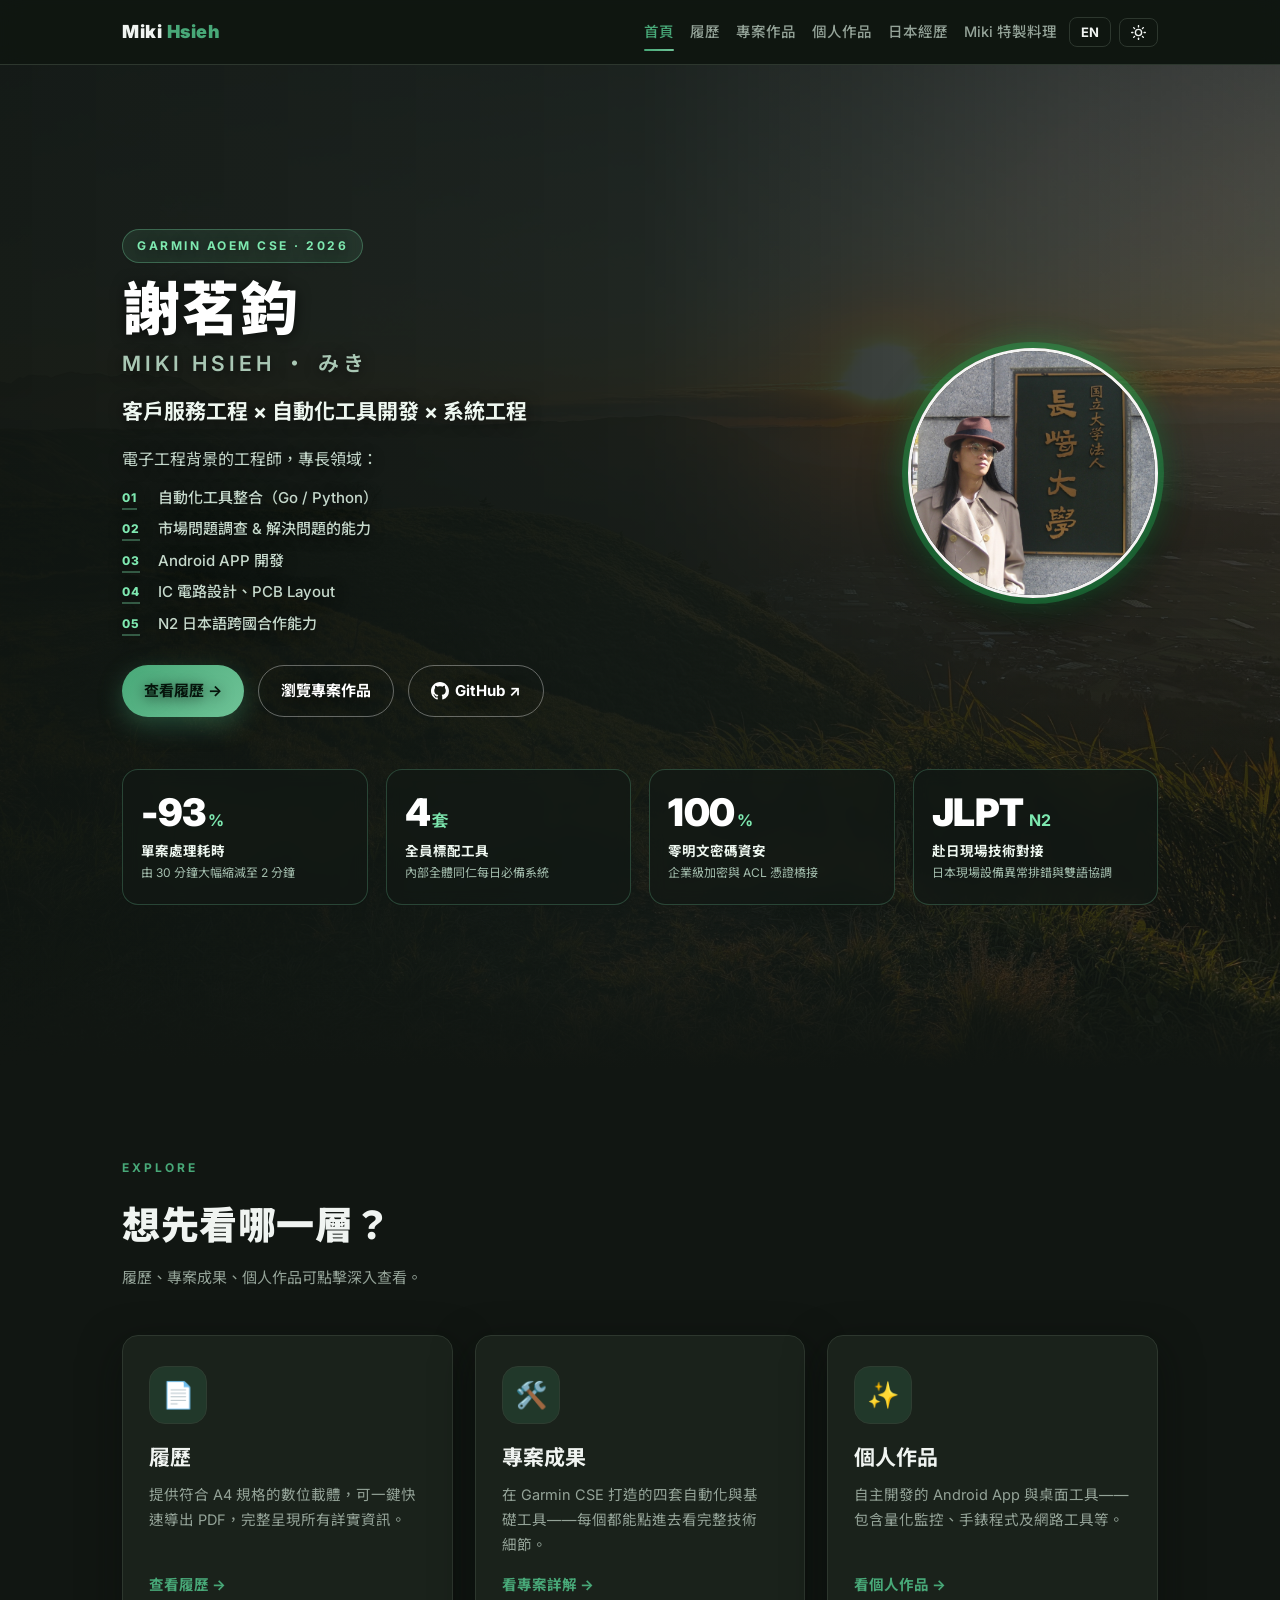
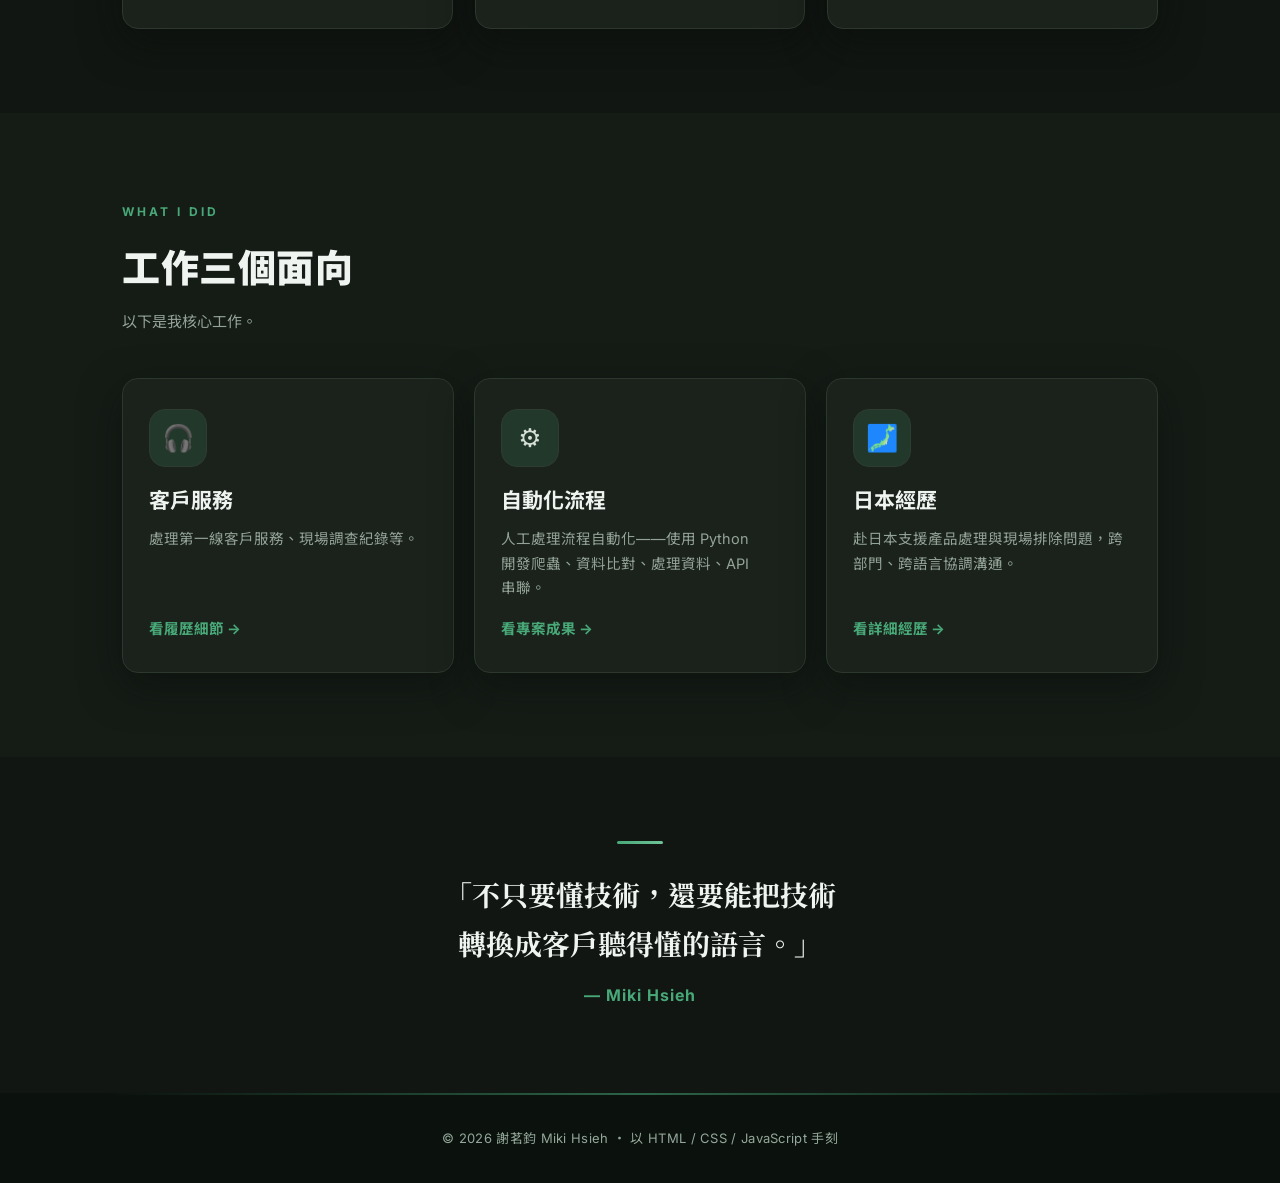
<file: index.html>
<!DOCTYPE html>
<!-- 首頁 / Landing：網站門面。點卡片進入「履歷 / 專案成果 / 個人作品」三大層。 -->
<html lang="zh-Hant" data-theme="dark" data-title-en="Miki Hsieh — Portfolio">
<head>
  <meta charset="UTF-8" />
  <meta name="viewport" content="width=device-width, initial-scale=1.0" />
  <meta name="color-scheme" content="dark light" />
  <script>try{var t=localStorage.getItem('theme')||'dark';document.documentElement.setAttribute('data-theme',t);document.querySelector('meta[name="color-scheme"]').content=t;}catch(e){}</script>
  <title>謝茗鈞 Miki Hsieh — 個人網站</title>
  <meta name="description" content="謝茗鈞 Miki Hsieh 個人網站：客戶服務工程 × 自動化工具開發 × Android 工具開發。履歷、專案成果、個人作品。" />
  <link rel="preconnect" href="https://fonts.googleapis.com" />
  <link rel="preconnect" href="https://fonts.gstatic.com" crossorigin />
  <link href="https://fonts.googleapis.com/css2?family=Inter:wght@400;600;800&family=Noto+Sans+TC:wght@400;500;700;900&family=Noto+Serif+TC:wght@700;900&display=swap" rel="stylesheet" />
  <link rel="stylesheet" href="assets/style.css" />
  <meta name="theme-color" content="#111612" />
  <script type="speculationrules">{"prerender":[{"where":{"href_matches":"/*.html"},"eagerness":"moderate"}]}</script>
  <link rel="icon" href="data:image/svg+xml,%3Csvg xmlns='http://www.w3.org/2000/svg' viewBox='0 0 64 64'%3E%3Crect width='64' height='64' rx='15' fill='%231b4332'/%3E%3Ctext x='32' y='45' font-family='Arial,sans-serif' font-size='36' font-weight='800' fill='%237ee8b0' text-anchor='middle'%3EM%3C/text%3E%3C/svg%3E" />
  <style>
    /* 首頁 Hero：自拍圓形照 + 背景圖 */
    .hero-flex { display:flex; align-items:center; gap:44px; }
    .hero-flex .hero-text { flex:1; min-width:0; text-shadow:0 2px 14px rgba(0,0,0,.65); }
    .hero-photo {
      flex:none; width:250px; height:250px; border-radius:50%; object-fit:cover;
      border:3px solid rgba(255,255,255,.95);
      box-shadow:0 0 0 6px rgba(34,197,94,.3), 0 0 35px rgba(34,197,94,.45), 0 20px 45px rgba(0,0,0,.6);
      transition:transform .3s ease, box-shadow .3s ease;
      display: block;
    }
    .hero-photo:hover {
      transform:scale(1.03);
      box-shadow:0 0 0 8px rgba(34,197,94,.5), 0 0 50px rgba(34,197,94,.6), 0 24px 50px rgba(0,0,0,.7);
    }
    @media (max-width:820px){
      .hero-flex { flex-direction:column-reverse; gap:26px; }
      .hero-photo { width:160px; height:160px; }
    }
  </style>
</head>
<body>
  <a href="#main-content" class="skip-link" data-en="Skip to main content">跳至主要內容</a>

  <!-- 導覽列（每頁共用，改連結記得四頁一起改）-->
  <header class="nav">
    <div class="nav-inner">
      <a href="index.html" class="brand">Miki <span>Hsieh</span></a>
      <nav class="nav-links" id="navLinks" aria-label="主導覽列">
        <a href="index.html" data-en="Home">首頁</a>
        <a href="resume.html" data-en="Resume">履歷</a>
        <a href="projects.html" data-en="Projects">專案作品</a>
        <a href="personal.html" data-en="Personal">個人作品</a>
        <a href="japan.html" data-en="Japan Experience">日本經歷</a>
        <a href="dishes.html" data-en="Miki's Dishes">Miki 特製料理</a>
      </nav>
      <div class="controls">
        <button class="ctrl-btn" id="langToggle" aria-label="切換語言" aria-pressed="false">EN</button>
        <button class="ctrl-btn" id="themeToggle" aria-label="切換主題" aria-pressed="false">☀</button>
        <button class="ctrl-btn nav-toggle" id="navToggle" aria-label="選單" aria-expanded="false" aria-controls="navLinks">☰</button>
      </div>
    </div>
  </header>

  <main id="main-content">
  <!-- HERO -->
  <section class="hero" style="background:linear-gradient(90deg, rgba(16,22,18,0.96) 0%, rgba(18,25,21,0.92) 50%, rgba(18,25,21,0.68) 100%),url('images/background.jpg') center/cover no-repeat;">
    <div class="wrap">
      <div class="hero-flex">
        <div class="hero-text">
          <span class="eyebrow">Garmin AOEM CSE · 2026</span>
          <h1>謝茗鈞 <span class="en">MIKI HSIEH ・ みき</span></h1>
          <div class="role" data-en="Customer Service Engineering × Automation × Systems Engineering">客戶服務工程 × 自動化工具開發 × 系統工程</div>
          <div class="pitch" data-en="Electronic engineering graduate specializing in:">電子工程背景的工程師，專長領域：</div>
          <ul class="pitch-list">
            <li data-en="Automation tool development (Go / Python)">自動化工具整合（Go / Python）</li>
            <li data-en="Market issue investigation & hands-on troubleshooting">市場問題調查 & 解決問題的能力</li>
            <li data-en="Android app development">Android APP 開發</li>
            <li data-en="IC circuit design & PCB layout">IC 電路設計、PCB Layout</li>
            <li data-en="JLPT N2 Japanese — cross-border collaboration capability">N2 日本語跨國合作能力</li>
          </ul>
          <div class="hero-cta">
            <a href="resume.html" class="btn btn-primary" data-en="View résumé →">查看履歷 →</a>
            <a href="projects.html" class="btn btn-ghost" data-en="Browse work">瀏覽專案作品</a>
            <a href="https://github.com/miki200211" target="_blank" rel="noopener" class="btn btn-ghost" data-en="GitHub Profile ↗" style="gap:6px;">
              <svg width="18" height="18" viewBox="0 0 24 24" fill="currentColor" aria-hidden="true"><path d="M12 0C5.37 0 0 5.37 0 12c0 5.31 3.435 9.795 8.205 11.385.6.105.825-.255.825-.57 0-.285-.015-1.23-.015-2.235-3.015.555-3.795-.735-4.035-1.41-.135-.345-.72-1.41-1.23-1.695-.42-.225-1.02-.78-.015-.795.945-.015 1.62.87 1.845 1.23 1.08 1.815 2.805 1.305 3.495.99.105-.78.42-1.305.765-1.605-2.67-.3-5.46-1.335-5.46-5.925 0-1.305.465-2.385 1.23-3.225-.12-.3-.54-1.53.12-3.18 0 0 1.005-.315 3.3 1.23.96-.27 1.98-.405 3-.405s2.04.135 3 .405c2.295-1.56 3.3-1.23 3.3-1.23.66 1.65.24 2.88.12 3.18.765.84 1.23 1.905 1.23 3.225 0 4.605-2.805 5.625-5.475 5.925.435.375.81 1.095.81 2.22 0 1.605-.015 2.895-.015 3.3 0 .315.225.69.825.57A12.02 12.02 0 0024 12c0-6.63-5.37-12-12-12z"/></svg>
              GitHub ↗
            </a>
          </div>
        </div>
        <img class="hero-photo" src="images/Selfie.jpg" alt="謝茗鈞 Miki Hsieh" width="250" height="250" fetchpriority="high" decoding="async" />
      </div>

      <!-- 核心關鍵數據指標卡 (Impact Metrics) -->
      <div class="stats reveal" style="margin-top:52px;">
        <div class="stat-card">
          <div class="num">-93<span class="unit">%</span></div>
          <div class="label" data-en="Per-case Processing Time">單案處理耗時</div>
          <div class="sub" data-en="30 min → 2 min automated">由 30 分鐘大幅縮減至 2 分鐘</div>
        </div>
        <div class="stat-card">
          <div class="num">4<span class="unit">套</span></div>
          <div class="label" data-en="Standard Tools Adopted">全員標配工具</div>
          <div class="sub" data-en="Daily standard for CSE team">內部全體同仁每日必備系統</div>
        </div>
        <div class="stat-card">
          <div class="num">100<span class="unit">%</span></div>
          <div class="label" data-en="Plaintext Password-Free">零明文密碼資安</div>
          <div class="sub" data-en="AES-256 + DPAPI security bridge">企業級加密與 ACL 憑證橋接</div>
        </div>
        <div class="stat-card">
          <div class="num">JLPT<span class="unit"> N2</span></div>
          <div class="label" data-en="Bilingual Japan Dispatch">赴日現場技術對接</div>
          <div class="sub" data-en="On-site rework & coordination">日本現場設備異常排錯與雙語協調</div>
        </div>
      </div>

    </div>
  </section>

  <!-- 三大入口（很多層的第一層）-->
  <section>
    <div class="wrap">
      <span class="eyebrow reveal">Explore</span>
      <h2 class="section-title reveal" data-en="Pick where to dive in">想先看哪一層？</h2>
      <p class="section-sub reveal" data-en="An HR-ready résumé, in-depth project write-ups, and personal side projects — all in one place.">履歷、專案成果、個人作品可點擊深入查看。</p>
      <div class="entry-grid">
        <a href="resume.html" class="card entry-card reveal">
          <div class="ic">📄</div>
          <h3 data-en="Résumé">履歷</h3>
          <p data-en="A clean, HR-ready résumé — switch language, theme, or export to PDF in one click.">提供符合 A4 規格的數位載體，可一鍵快速導出 PDF，完整呈現所有詳實資訊。</p>
          <span class="go" data-en="Open résumé →">查看履歷 →</span>
        </a>
        <a href="projects.html" class="card entry-card reveal">
          <div class="ic">🛠️</div>
          <h3 data-en="Projects">專案成果</h3>
          <p data-en="Four automation & infrastructure tools built at Garmin CSE — click into each for the full technical story.">在 Garmin CSE 打造的四套自動化與基礎工具——每個都能點進去看完整技術細節。</p>
          <span class="go" data-en="See projects →">看專案詳解 →</span>
        </a>
        <a href="personal.html" class="card entry-card reveal">
          <div class="ic">✨</div>
          <h3 data-en="Personal Works">個人作品</h3>
          <p data-en="Android apps and desktop utilities developed after hours — quant monitor, Wear OS, API integration, and networking.">自主開發的 Android App 與桌面工具——包含量化監控、手錶程式及網路工具等。</p>
          <span class="go" data-en="Take a look →">看個人作品 →</span>
        </a>
      </div>
    </div>
  </section>

  <!-- 三大工作面向（簡介）-->
  <section class="alt">
    <div class="wrap">
      <span class="eyebrow reveal">What I did</span>
      <h2 class="section-title reveal" data-en="Three sides of my work">工作三個面向</h2>
      <p class="section-sub reveal" data-en="From front-line customer support to Japan on-site rework — with a lot of automation in between.">以下是我核心工作。</p>
      <div class="grid-3">
        <a href="resume.html" class="card entry-card reveal">
          <div class="ic">🎧</div>
          <h3 data-en="Customer Service">客戶服務</h3>
          <p data-en="Managed front-line customer complaints via the Official LINE account, documented on-site investigation records, and traced an infotainment black-screen issue to a specific phone model and iOS version.">處理第一線客戶服務、現場調查紀錄等。</p>
          <span class="go" data-en="View résumé →">看履歷細節 →</span>
        </a>
        <a href="projects.html" class="card entry-card reveal">
          <div class="ic">⚙️</div>
          <h3 data-en="Automation">自動化流程</h3>
          <p data-en="Built the automation tools that cut per-case handling time from 30 minutes to 2 minutes — web scraping, data matching, LLM text processing, and JIRA upload.">人工處理流程自動化——使用 Python 開發爬蟲、資料比對、處理資料、API 串聯。</p>
          <span class="go" data-en="See projects →">看專案成果 →</span>
        </a>
        <a href="japan.html" class="card entry-card reveal">
          <div class="ic">🗾</div>
          <h3 data-en="Japan Experience">日本經歷</h3>
          <p data-en="Dispatched to Japan for on-site product rework and troubleshooting, serving as a bilingual coordinator across teams and languages.">赴日本支援產品處理與現場排除問題，跨部門、跨語言協調溝通。</p>
          <span class="go" data-en="View details →">看詳細經歷 →</span>
        </a>
      </div>
    </div>
  </section>

  <!-- 金句 -->
  <section>
    <div class="wrap reveal" style="text-align:center; max-width:780px;">
      <p class="quote-text"
         data-en="“It's not enough to understand the technology — you must translate it into language customers understand.”">
        「不只要懂技術，還要能把技術轉換成客戶聽得懂的語言。」</p>
      <p style="margin-top:14px; color:var(--accent); font-weight:700; letter-spacing:1px;">— Miki Hsieh</p>
    </div>
  </section>
  </main>

  <footer>
    © <span id="year"></span> 謝茗鈞 Miki Hsieh ・ <span data-en="Hand-coded with HTML / CSS / JavaScript">以 HTML / CSS / JavaScript 手刻</span>
  </footer>

  <script src="assets/app.js"></script>
</body>
</html>
</file>
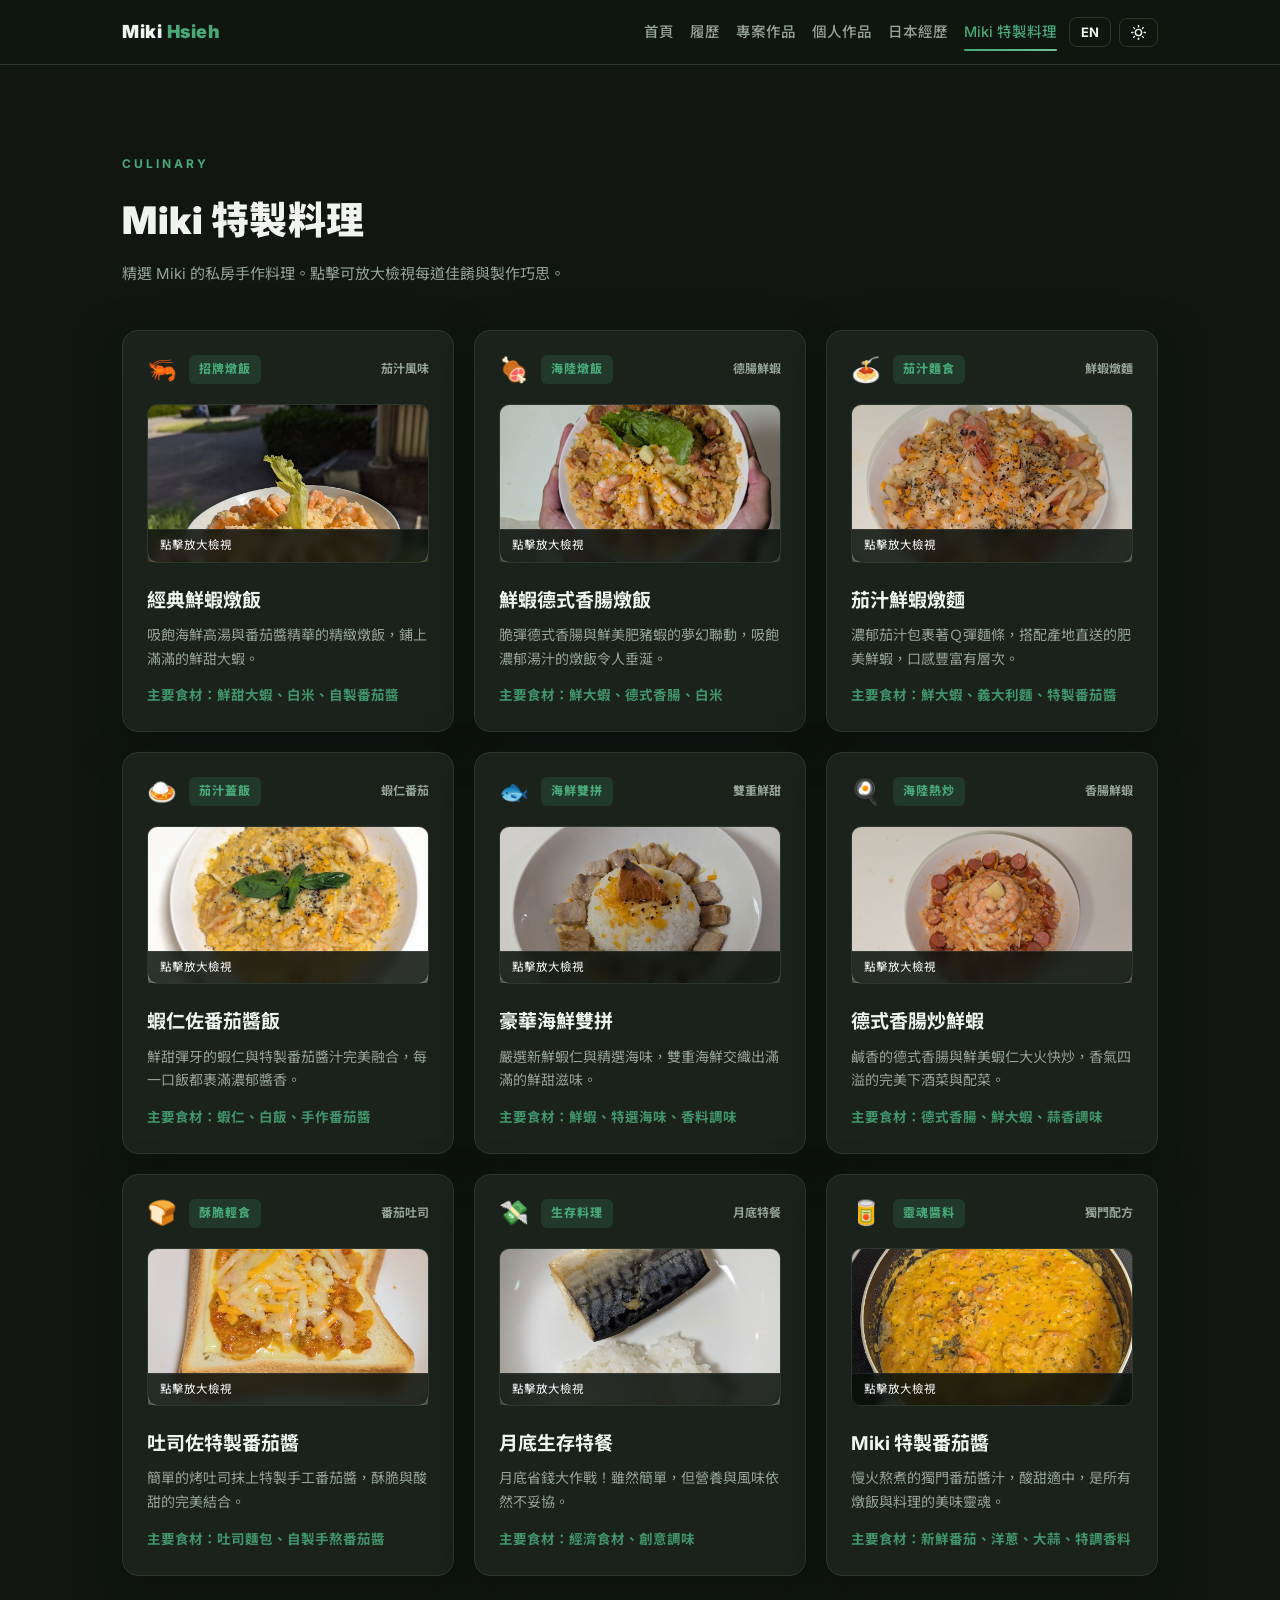
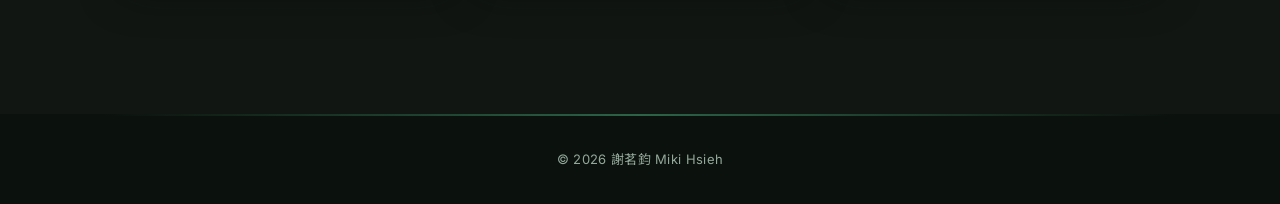
<file: dishes.html>
<!DOCTYPE html>
<html lang="zh-Hant" data-theme="dark" data-title-en="Miki's Dishes — Miki Hsieh">
<head>
  <meta charset="UTF-8" />
  <meta name="viewport" content="width=device-width, initial-scale=1.0" />
  <meta name="color-scheme" content="dark light" />
  <script>try{var t=localStorage.getItem('theme')||'dark';document.documentElement.setAttribute('data-theme',t);document.querySelector('meta[name="color-scheme"]').content=t;}catch(e){}</script>
  <title>Miki 特製料理 — 謝茗鈞 Miki Hsieh</title>
  <link rel="preconnect" href="https://fonts.googleapis.com" />
  <link rel="preconnect" href="https://fonts.gstatic.com" crossorigin />
  <link href="https://fonts.googleapis.com/css2?family=Inter:wght@400;600;800&family=Noto+Sans+TC:wght@400;500;700;900&display=swap" rel="stylesheet" />
  <link rel="stylesheet" href="assets/style.css" />
  <meta name="theme-color" content="#111612" />
  <script type="speculationrules">{"prerender":[{"where":{"href_matches":"/*.html"},"eagerness":"moderate"}]}</script>
  <link rel="icon" href="data:image/svg+xml,%3Csvg xmlns='http://www.w3.org/2000/svg' viewBox='0 0 64 64'%3E%3Crect width='64' height='64' rx='15' fill='%231b4332'/%3E%3Ctext x='32' y='45' font-family='Arial,sans-serif' font-size='36' font-weight='800' fill='%237ee8b0' text-anchor='middle'%3EM%3C/text%3E%3C/svg%3E" />
  <style>
    /* Category Filter Styles */
    .filter-container {
      display: flex;
      gap: 12px;
      margin-top: 10px;
      margin-bottom: 32px;
      flex-wrap: wrap;
    }
    .filter-btn {
      transition: all 0.2s ease;
    }
    .filter-btn.active {
      background: var(--accent);
      color: var(--card);
      border-color: var(--accent);
    }
    
    .dish-grid {
      margin-bottom: 54px;
    }
    
    .dish-card {
      cursor: pointer;
    }
    
    /* Filtering display helper */
    .dish-card.hidden {
      display: none;
    }
  </style>
</head>
<body>
  <a href="#main-content" class="skip-link" data-en="Skip to main content">跳至主要內容</a>

  <!-- 導覽列 -->
  <header class="nav">
    <div class="nav-inner">
      <a href="index.html" class="brand">Miki <span>Hsieh</span></a>
      <nav class="nav-links" id="navLinks" aria-label="主導覽列">
        <a href="index.html" data-en="Home">首頁</a>
        <a href="resume.html" data-en="Resume">履歷</a>
        <a href="projects.html" data-en="Projects">專案作品</a>
        <a href="personal.html" data-en="Personal">個人作品</a>
        <a href="japan.html" data-en="Japan Experience">日本經歷</a>
        <a href="dishes.html" data-en="Miki's Dishes">Miki 特製料理</a>
      </nav>
      <div class="controls">
        <button class="ctrl-btn" id="langToggle" aria-label="切換語言" aria-pressed="false">EN</button>
        <button class="ctrl-btn" id="themeToggle" aria-label="切換主題" aria-pressed="false">☀</button>
        <button class="ctrl-btn nav-toggle" id="navToggle" aria-label="選單" aria-expanded="false" aria-controls="navLinks">☰</button>
      </div>
    </div>
  </header>

  <!-- 內容區 -->
  <main id="main-content">
  <section>
    <div class="wrap">
      <span class="eyebrow reveal">Culinary</span>
      <h1 class="section-title reveal" data-en="Miki's Special Dishes">Miki 特製料理</h1>
      <p class="section-sub reveal" data-en="A collection of delicious dishes crafted by Miki. Click on any card to view the dish in detail.">精選 Miki 的私房手作料理。點擊可放大檢視每道佳餚與製作巧思。</p>

      <!-- 料理展示網格 -->
      <div class="grid-3 dish-grid">

        <!-- 1. 鮮蝦燉飯 -->
        <article class="card pcard dish-card reveal" data-category="main" onclick="openCertModal('images/料理/鮮蝦頓飯.jpg')">
          <div class="top">
            <span style="font-size: 24px; line-height: 1;">🦐</span>
            <span class="badge" data-en="Risotto">招牌燉飯</span>
            <span class="lang" data-en="Tomato Base">茄汁風味</span>
          </div>
          <div class="card-shot">
            <img src="images/料理/鮮蝦頓飯.jpg" alt="經典鮮蝦燉飯" />
            <figcaption data-en="Click to enlarge">點擊放大檢視</figcaption>
          </div>
          <h3 data-en="Classic Fresh Shrimp Risotto">經典鮮蝦燉飯</h3>
          <p data-en="A rich risotto infused with seafood broth and tomato essence, topped with premium fresh shrimp.">
            吸飽海鮮高湯與番茄醬精華的精緻燉飯，鋪上滿滿的鮮甜大蝦。
          </p>
          <span class="go" style="font-size: 13.5px; opacity: 0.85;" data-en="Ingredients: Fresh Shrimp, Rice, Homemade Tomato Sauce">主要食材：鮮甜大蝦、白米、自製番茄醬</span>
        </article>

        <!-- 2. 蝦腸燉飯 -->
        <article class="card pcard dish-card reveal" data-category="main" onclick="openCertModal('images/料理/蝦腸頓飯.jpg')">
          <div class="top">
            <span style="font-size: 24px; line-height: 1;">🍖</span>
            <span class="badge" data-en="Risotto">海陸燉飯</span>
            <span class="lang" data-en="Sausage & Shrimp">德腸鮮蝦</span>
          </div>
          <div class="card-shot">
            <img src="images/料理/蝦腸頓飯.jpg" alt="鮮蝦德式香腸燉飯" />
            <figcaption data-en="Click to enlarge">點擊放大檢視</figcaption>
          </div>
          <h3 data-en="Shrimp & Sausage Risotto">鮮蝦德式香腸燉飯</h3>
          <p data-en="A satisfying risotto combining savory sausage and fresh shrimp, cooked to creamy perfection.">
            脆彈德式香腸與鮮美肥豬蝦的夢幻聯動，吸飽濃郁湯汁的燉飯令人垂涎。
          </p>
          <span class="go" style="font-size: 13.5px; opacity: 0.85;" data-en="Ingredients: Fresh Shrimp, German Sausage, Risotto Rice">主要食材：鮮大蝦、德式香腸、白米</span>
        </article>

        <!-- 3. 鮮蝦燉麵 -->
        <article class="card pcard dish-card reveal" data-category="main" onclick="openCertModal('images/料理/鮮蝦頓麵.jpg')">
          <div class="top">
            <span style="font-size: 24px; line-height: 1;">🍝</span>
            <span class="badge" data-en="Pasta">茄汁麵食</span>
            <span class="lang" data-en="Shrimp Pasta">鮮蝦燉麵</span>
          </div>
          <div class="card-shot">
            <img src="images/料理/鮮蝦頓麵.jpg" alt="茄汁鮮蝦燉麵" />
            <figcaption data-en="Click to enlarge">點擊放大檢視</figcaption>
          </div>
          <h3 data-en="Fresh Shrimp Braised Pasta">茄汁鮮蝦燉麵</h3>
          <p data-en="Al dente noodles coated in a rich tomato sauce, served with plump and juicy fresh shrimp.">
            濃郁茄汁包裹著Ｑ彈麵條，搭配產地直送的肥美鮮蝦，口感豐富有層次。
          </p>
          <span class="go" style="font-size: 13.5px; opacity: 0.85;" data-en="Ingredients: Fresh Shrimp, Pasta Noodles, Special Tomato Sauce">主要食材：鮮大蝦、義大利麵、特製番茄醬</span>
        </article>

        <!-- 4. 蝦仁佐番茄醬飯 -->
        <article class="card pcard dish-card reveal" data-category="main" onclick="openCertModal('images/料理/蝦仁佐番茄醬飯.jpg')">
          <div class="top">
            <span style="font-size: 24px; line-height: 1;">🍛</span>
            <span class="badge" data-en="Rice Dish">茄汁蓋飯</span>
            <span class="lang" data-en="Shrimp & Sauce">蝦仁番茄</span>
          </div>
          <div class="card-shot">
            <img src="images/料理/蝦仁佐番茄醬飯.jpg" alt="蝦仁佐番茄醬飯" />
            <figcaption data-en="Click to enlarge">點擊放大檢視</figcaption>
          </div>
          <h3 data-en="Shrimp Rice with Tomato Sauce">蝦仁佐番茄醬飯</h3>
          <p data-en="Succulent shrimp combined with special tomato sauce over rice, ensuring every grain is flavorful.">
            鮮甜彈牙的蝦仁與特製番茄醬汁完美融合，每一口飯都裹滿濃郁醬香。
          </p>
          <span class="go" style="font-size: 13.5px; opacity: 0.85;" data-en="Ingredients: Shrimp, Steamed Rice, Tomato Sauce">主要食材：蝦仁、白飯、手作番茄醬</span>
        </article>

        <!-- 5. 海鮮雙拼 -->
        <article class="card pcard dish-card reveal" data-category="side" onclick="openCertModal('images/料理/海鮮雙拼.jpg')">
          <div class="top">
            <span style="font-size: 24px; line-height: 1;">🐟</span>
            <span class="badge" data-en="Seafood Plate">海鮮雙拼</span>
            <span class="lang" data-en="Deluxe Duo">雙重鮮甜</span>
          </div>
          <div class="card-shot">
            <img src="images/料理/海鮮雙拼.jpg" alt="豪華海鮮雙拼" />
            <figcaption data-en="Click to enlarge">點擊放大檢視</figcaption>
          </div>
          <h3 data-en="Deluxe Seafood Duo">豪華海鮮雙拼</h3>
          <p data-en="Selected fresh shrimp and seafood paired together to deliver a rich, oceanic sweetness.">
            嚴選新鮮蝦仁與精選海味，雙重海鮮交織出滿滿的鮮甜滋味。
          </p>
          <span class="go" style="font-size: 13.5px; opacity: 0.85;" data-en="Ingredients: Fresh Shrimp, Selected Seafood, Spices">主要食材：鮮蝦、特選海味、香料調味</span>
        </article>

        <!-- 6. 香腸蝦 -->
        <article class="card pcard dish-card reveal" data-category="side" onclick="openCertModal('images/料理/香腸蝦.jpg')">
          <div class="top">
            <span style="font-size: 24px; line-height: 1;">🍳</span>
            <span class="badge" data-en="Stir-fry">海陸熱炒</span>
            <span class="lang" data-en="Sausage & Shrimp">香腸鮮蝦</span>
          </div>
          <div class="card-shot">
            <img src="images/料理/香腸蝦.jpg" alt="德式香腸炒鮮蝦" />
            <figcaption data-en="Click to enlarge">點擊放大檢視</figcaption>
          </div>
          <h3 data-en="Sausage & Shrimp Stir-fry">德式香腸炒鮮蝦</h3>
          <p data-en="Savory German sausage and plump shrimp stir-fried together. A perfect side dish or savory snack.">
            鹹香的德式香腸與鮮美蝦仁大火快炒，香氣四溢的完美下酒菜與配菜。
          </p>
          <span class="go" style="font-size: 13.5px; opacity: 0.85;" data-en="Ingredients: German Sausage, Shrimp, Garlic, Green Onion">主要食材：德式香腸、鮮大蝦、蒜香調味</span>
        </article>

        <!-- 7. 吐司番茄醬 -->
        <article class="card pcard dish-card reveal" data-category="side" onclick="openCertModal('images/料理/吐司番茄醬.jpg')">
          <div class="top">
            <span style="font-size: 24px; line-height: 1;">🍞</span>
            <span class="badge" data-en="Snack">酥脆輕食</span>
            <span class="lang" data-en="Toast Delight">番茄吐司</span>
          </div>
          <div class="card-shot">
            <img src="images/料理/吐司番茄醬.jpg" alt="吐司佐特製番茄醬" />
            <figcaption data-en="Click to enlarge">點擊放大檢視</figcaption>
          </div>
          <h3 data-en="Toast with Special Tomato Sauce">吐司佐特製番茄醬</h3>
          <p data-en="Crispy toasted bread spread with homemade special tomato sauce, a simple yet delicious combination.">
            簡單的烤吐司抹上特製手工番茄醬，酥脆與酸甜的完美結合。
          </p>
          <span class="go" style="font-size: 13.5px; opacity: 0.85;" data-en="Ingredients: Toasted Bread, Homemade Tomato Sauce">主要食材：吐司麵包、自製手熬番茄醬</span>
        </article>

        <!-- 8. 月底 -->
        <article class="card pcard dish-card reveal" data-category="side" onclick="openCertModal('images/料理/月底.jpg')">
          <div class="top">
            <span style="font-size: 24px; line-height: 1;">💸</span>
            <span class="badge" data-en="Budget Dish">生存料理</span>
            <span class="lang" data-en="End of Month">月底特餐</span>
          </div>
          <div class="card-shot">
            <img src="images/料理/月底.jpg" alt="月底生存特餐" />
            <figcaption data-en="Click to enlarge">點擊放大檢視</figcaption>
          </div>
          <h3 data-en="End-of-Month Survival Special">月底生存特餐</h3>
          <p data-en="A budget-friendly meal for the end of the month without compromising on flavor and basic nutrition.">
            月底省錢大作戰！雖然簡單，但營養與風味依然不妥協。
          </p>
          <span class="go" style="font-size: 13.5px; opacity: 0.85;" data-en="Ingredients: Budget ingredients, creative cooking">主要食材：經濟食材、創意調味</span>
        </article>

        <!-- 9. 特製番茄醬 -->
        <article class="card pcard dish-card reveal" data-category="sauce" onclick="openCertModal('images/料理/特製番茄醬.jpg')">
          <div class="top">
            <span style="font-size: 24px; line-height: 1;">🥫</span>
            <span class="badge" data-en="Sauce">靈魂醬料</span>
            <span class="lang" data-en="Homemade">獨門配方</span>
          </div>
          <div class="card-shot">
            <img src="images/料理/特製番茄醬.jpg" alt="Miki 特製番茄醬" />
            <figcaption data-en="Click to enlarge">點擊放大檢視</figcaption>
          </div>
          <h3 data-en="Miki's Special Tomato Sauce">Miki 特製番茄醬</h3>
          <p data-en="A slow-simmered homemade tomato sauce, perfectly balanced in sweetness and acidity. The soul of Miki's dishes.">
            慢火熬煮的獨門番茄醬汁，酸甜適中，是所有燉飯與料理的美味靈魂。
          </p>
          <span class="go" style="font-size: 13.5px; opacity: 0.85;" data-en="Ingredients: Ripe Tomatoes, Garlic, Onion, Spices">主要食材：新鮮番茄、洋蔥、大蒜、特調香料</span>
        </article>

      </div>
    </div>
  </section>
  </main>

  <!-- 頁尾 -->
  <footer>© <span id="year"></span> 謝茗鈞 Miki Hsieh</footer>

  <!-- Lightbox Modal -->
  <dialog id="certModal" class="lightbox" closedby="any" aria-label="料理圖片預覽">
    <button type="button" class="lightbox-close" aria-label="關閉預覽">&times;</button>
    <img id="imgModalTarget" alt="Dish Preview" />
  </dialog>

  <script src="assets/app.js"></script>
</body>
</html>
</file>
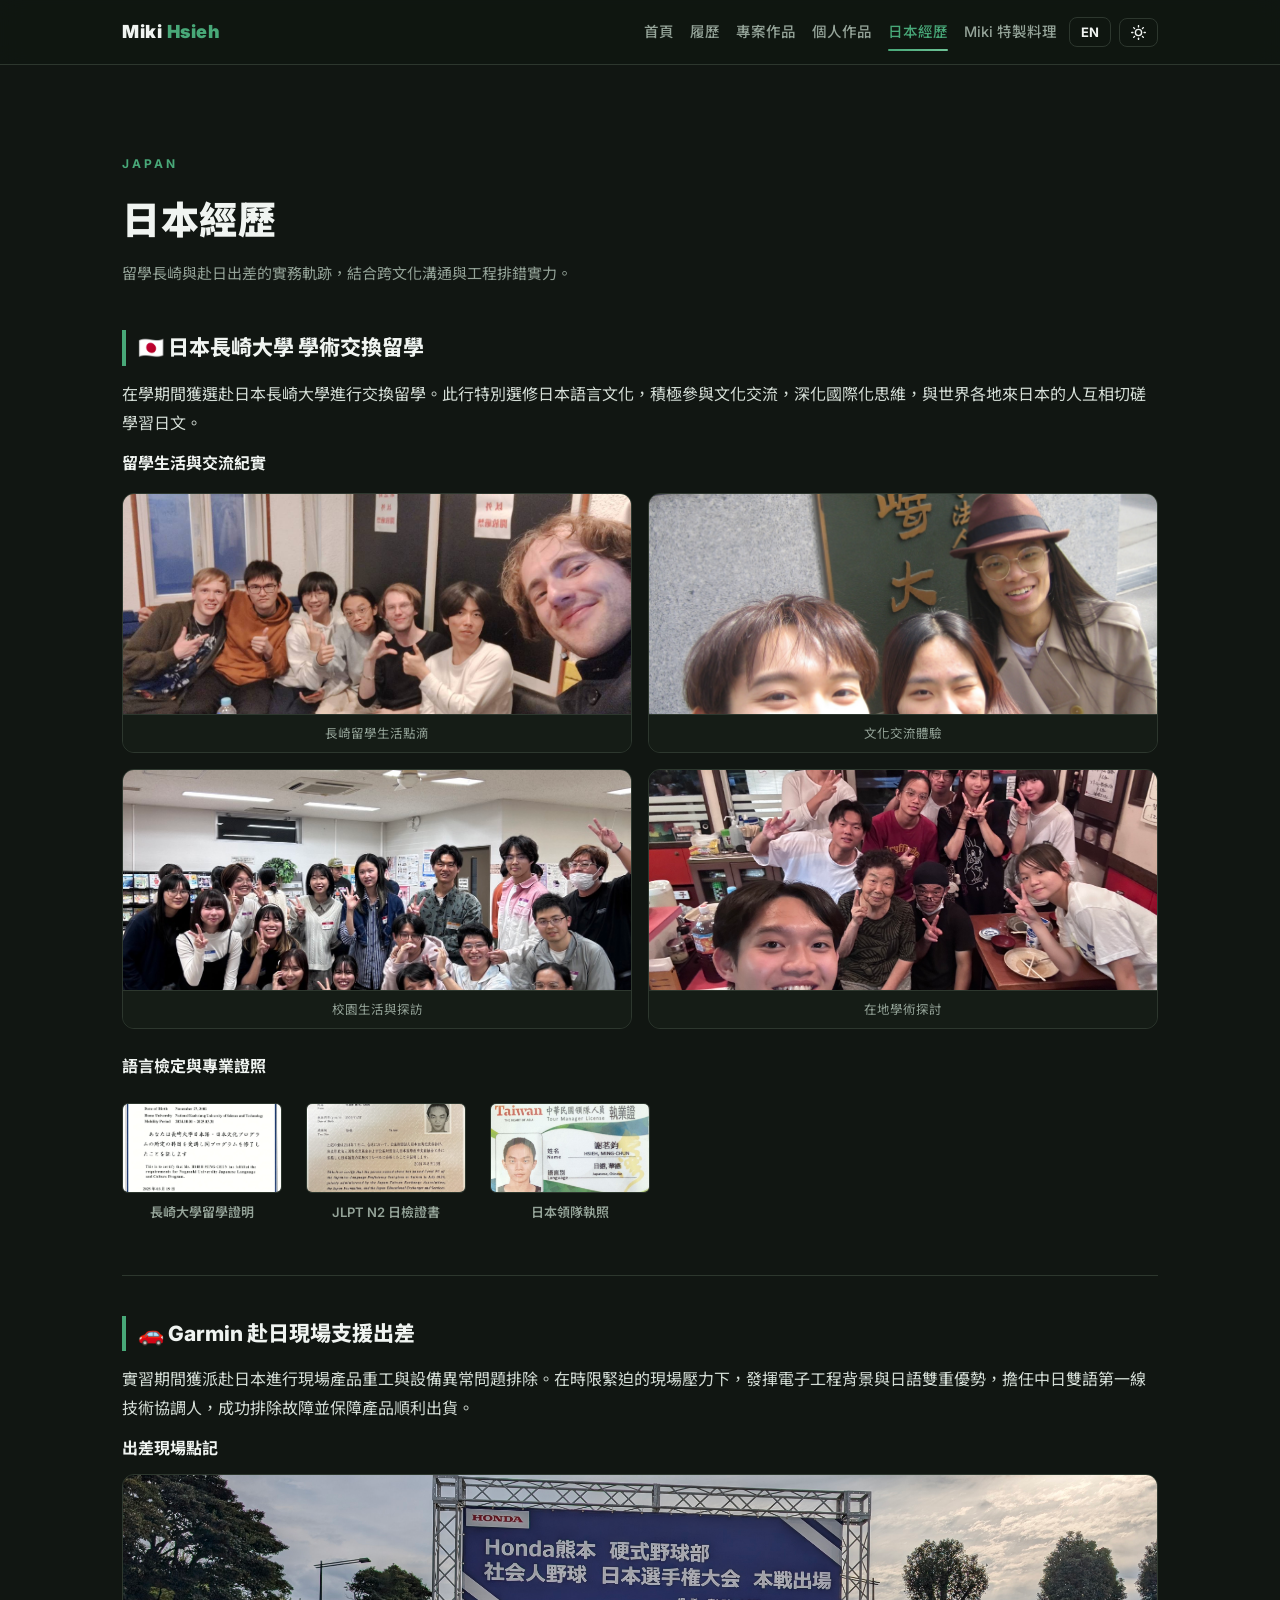
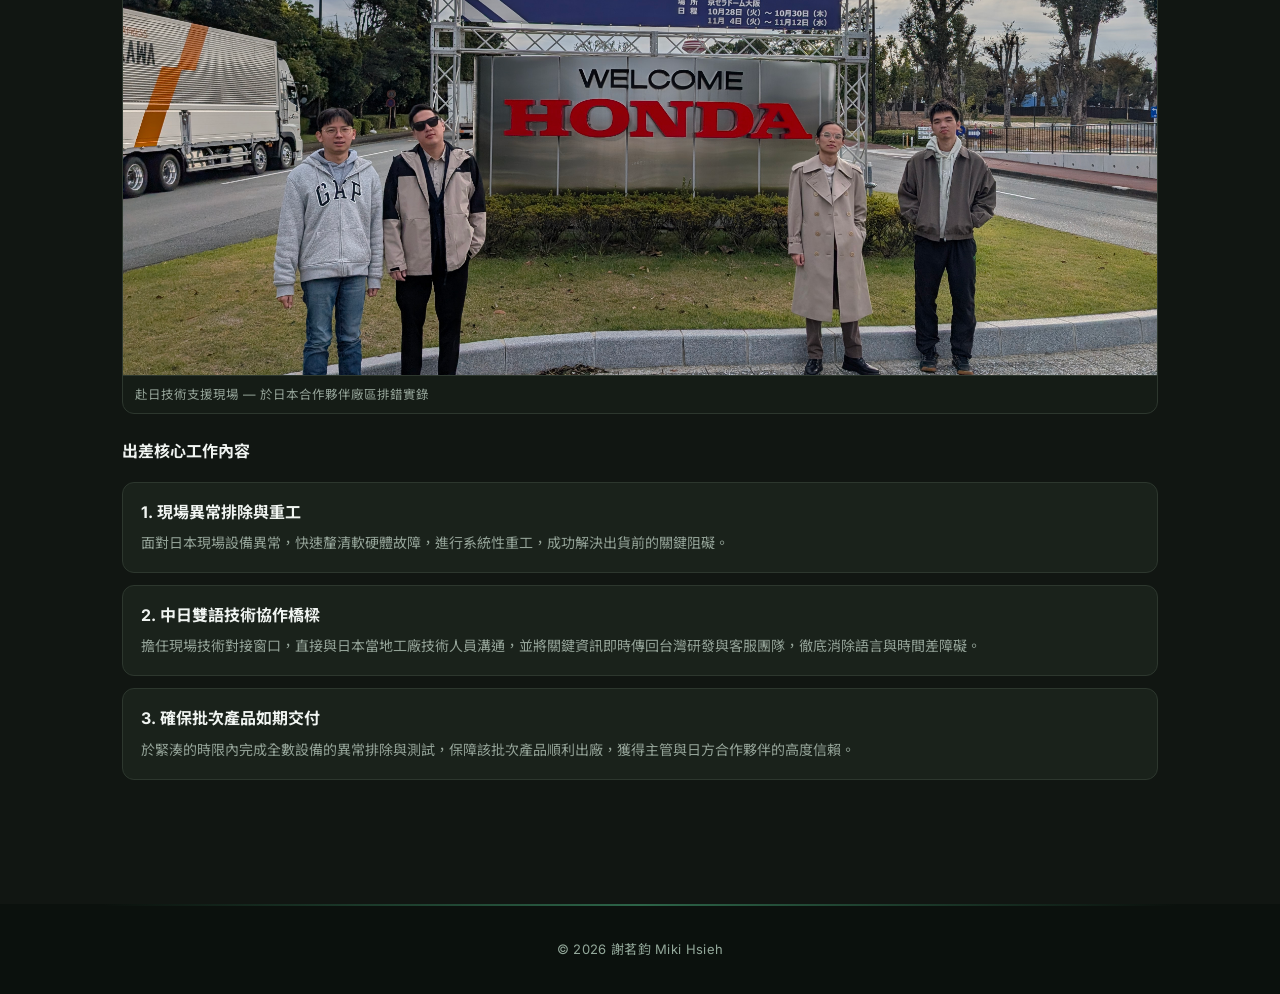
<file: japan.html>
<!DOCTYPE html>
<html lang="zh-Hant" data-theme="dark" data-title-en="Japan Experience — Miki Hsieh">
<head>
  <meta charset="UTF-8" />
  <meta name="viewport" content="width=device-width, initial-scale=1.0" />
  <meta name="color-scheme" content="dark light" />
  <script>try{var t=localStorage.getItem('theme')||'dark';document.documentElement.setAttribute('data-theme',t);document.querySelector('meta[name="color-scheme"]').content=t;}catch(e){}</script>
  <title>日本經歷 — 謝茗鈞 Miki Hsieh</title>
  <link rel="preconnect" href="https://fonts.googleapis.com" />
  <link rel="preconnect" href="https://fonts.gstatic.com" crossorigin />
  <link href="https://fonts.googleapis.com/css2?family=Inter:wght@400;600;800&family=Noto+Sans+TC:wght@400;500;700;900&display=swap" rel="stylesheet" />
  <link rel="stylesheet" href="assets/style.css" />
  <meta name="theme-color" content="#111612" />
  <script type="speculationrules">{"prerender":[{"where":{"href_matches":"/*.html"},"eagerness":"moderate"}]}</script>
  <link rel="icon" href="data:image/svg+xml,%3Csvg xmlns='http://www.w3.org/2000/svg' viewBox='0 0 64 64'%3E%3Crect width='64' height='64' rx='15' fill='%231b4332'/%3E%3Ctext x='32' y='45' font-family='Arial,sans-serif' font-size='36' font-weight='800' fill='%237ee8b0' text-anchor='middle'%3EM%3C/text%3E%3C/svg%3E" />
  <style>
    /* Custom photo gallery styles */
    .photo-gallery {
      display: grid;
      grid-template-columns: repeat(2, 1fr);
      gap: 16px;
      margin-top: 16px;
      margin-bottom: 24px;
    }
    .photo-item {
      border: 1px solid var(--line);
      border-radius: 12px;
      overflow: hidden;
      background: var(--card);
      cursor: pointer;
      transition: transform 0.2s ease, box-shadow 0.2s ease;
    }
    .photo-item:hover {
      transform: translateY(-4px);
      box-shadow: var(--shadow);
    }
    .photo-item img {
      width: 100%;
      height: 220px;
      object-fit: cover;
      display: block;
      transition: transform 0.2s ease;
    }
    @media (max-width: 600px) {
      .photo-item img {
        height: 130px;
      }
    }
    .photo-item:hover img {
      transform: scale(1.03);
    }
    .photo-caption {
      font-size: 12.5px;
      color: var(--muted);
      padding: 8px 12px;
      border-top: 1px solid var(--line);
      text-align: center;
      background: var(--bg-2);
    }
    .certs-gallery {
      display: flex;
      flex-wrap: wrap;
      gap: 24px;
      margin-top: 16px;
      margin-bottom: 32px;
    }
    .cert-item {
      display: flex;
      flex-direction: column;
      align-items: center;
      gap: 8px;
      width: 160px;
    }
    .cert-label {
      font-size: 13px;
      font-weight: 600;
      color: var(--muted);
      text-align: center;
    }
    .xp-points {
      list-style: none;
      display: grid;
      gap: 12px;
      margin-top: 16px;
      margin-bottom: 24px;
    }
    .xp-points li {
      background: var(--card);
      border: 1px solid var(--line);
      border-radius: 12px;
      padding: 16px 18px;
    }
    .xp-points li b {
      color: var(--ink);
      display: block;
      margin-bottom: 3px;
    }
    .xp-points li span {
      color: var(--muted);
      font-size: 14px;
    }
    .lead-text {
      font-size: 16px;
      line-height: 1.8;
      color: var(--text);
      margin-bottom: 24px;
    }
  </style>
</head>
<body>
  <a href="#main-content" class="skip-link" data-en="Skip to main content">跳至主要內容</a>

  <!-- 導覽列 -->
  <header class="nav">
    <div class="nav-inner">
      <a href="index.html" class="brand">Miki <span>Hsieh</span></a>
      <nav class="nav-links" id="navLinks" aria-label="主導覽列">
        <a href="index.html" data-en="Home">首頁</a>
        <a href="resume.html" data-en="Resume">履歷</a>
        <a href="projects.html" data-en="Projects">專案作品</a>
        <a href="personal.html" data-en="Personal">個人作品</a>
        <a href="japan.html" data-en="Japan Experience">日本經歷</a>
        <a href="dishes.html" data-en="Miki's Dishes">Miki 特製料理</a>
      </nav>
      <div class="controls">
        <button class="ctrl-btn" id="langToggle" aria-label="切換語言" aria-pressed="false">EN</button>
        <button class="ctrl-btn" id="themeToggle" aria-label="切換主題" aria-pressed="false">☀</button>
        <button class="ctrl-btn nav-toggle" id="navToggle" aria-label="選單" aria-expanded="false" aria-controls="navLinks">☰</button>
      </div>
    </div>
  </header>

  <!-- 內容區 -->
  <main id="main-content">
  <section>
    <div class="wrap">
      <span class="eyebrow reveal">Japan</span>
      <h1 class="section-title reveal" data-en="Japan Experience">日本經歷</h1>
      <p class="section-sub reveal" data-en="My journey of academic exchange in Nagasaki and professional dispatch in Japan — bridging engineering with cross-cultural coordination.">留學長崎與赴日出差的實務軌跡，結合跨文化溝通與工程排錯實力。</p>

      <!-- 留學經歷 -->
      <div class="detail-sec reveal">
        <h2 data-en="Academic Exchange (Nagasaki University)">🇯🇵 日本長崎大學 學術交換留學</h2>
        <p class="lead-text" data-en="Selected for an academic exchange program at Nagasaki University, Japan. Specially chose Japanese language and culture courses, actively participated in cultural exchange, and deepened global perspectives by interacting and learning Japanese together with people from all over the world.">
          在學期間獲選赴日本長崎大學進行交換留學。此行特別選修日本語言文化，積極參與文化交流，深化國際化思維，與世界各地來日本的人互相切磋學習日文。
        </p>

        <!-- 留學照片 -->
        <h3 style="font-size: 16px; color: var(--ink); margin-bottom: 12px;" data-en="Exchange Life Gallery">留學生活與交流紀實</h3>
        <div class="photo-gallery">
          <div class="photo-item" onclick="openCertModal('images/留學1.jpg')">
            <img src="images/留學1.jpg" alt="留學生活 1" />
            <div class="photo-caption" data-en="Nagasaki Exchange Life">長崎留學生活點滴</div>
          </div>
          <div class="photo-item" onclick="openCertModal('images/留學2.jpg')">
            <img src="images/留學2.jpg" alt="Cultural Exchange" />
            <div class="photo-caption" data-en="Cultural Exchange">文化交流體驗</div>
          </div>
          <div class="photo-item" onclick="openCertModal('images/留學3.jpg')">
            <img src="images/留學3.jpg" alt="Campus Life & Travel" />
            <div class="photo-caption" data-en="Campus Life & Travel">校園生活與探訪</div>
          </div>
          <div class="photo-item" onclick="openCertModal('images/留學4.jpg')">
            <img src="images/留學4.jpg" alt="Academic Research" />
            <div class="photo-caption" data-en="Academic Research">在地學術探討</div>
          </div>
        </div>

        <!-- 留學證書/執照 -->
        <h3 style="font-size: 16px; color: var(--ink); margin-bottom: 12px;" data-en="Certificates & Credentials">語言檢定與專業證照</h3>
        <div class="certs-gallery">
          <div class="cert-item">
            <div class="cert-thumb" onclick="openCertModal('images/nagasaki.png')">
              <img src="images/nagasaki.png" alt="Nagasaki University Certificate" />
              <span class="zoom-overlay">🔍 留學證明</span>
            </div>
            <div class="cert-label" data-en="Nagasaki Exchange Cert">長崎大學留學證明</div>
          </div>
          <div class="cert-item">
            <div class="cert-thumb" onclick="openCertModal('images/JLPT N2.png')">
              <img src="images/JLPT N2.png" alt="JLPT N2 Certificate" />
              <span class="zoom-overlay">🔍 日檢證書</span>
            </div>
            <div class="cert-label" data-en="JLPT N2 Certificate">JLPT N2 日檢證書</div>
          </div>
          <div class="cert-item">
            <div class="cert-thumb" onclick="openCertModal('images/Tour Manager License.png')">
              <img src="images/Tour Manager License.png" alt="Japan Tour Leader License" />
              <span class="zoom-overlay">🔍 領隊執照</span>
            </div>
            <div class="cert-label" data-en="Japan Tour Leader License">日本領隊執照</div>
          </div>
        </div>
      </div>

      <hr style="border: 0; border-top: 1px solid var(--line); margin: 40px 0;" class="reveal" />

      <!-- 出差經歷 -->
      <div class="detail-sec reveal">
        <h2 data-en="On-site Support Dispatch (Garmin Japan)">🚗 Garmin 赴日現場支援出差</h2>
        <p class="lead-text" data-en="Dispatched to Japan for on-site product rework and device troubleshooting during the Garmin CSE internship. Worked under tight shipping deadlines and served as a bilingual coordinator to bridge technical teams and secure product delivery.">
          實習期間獲派赴日本進行現場產品重工與設備異常問題排除。在時限緊迫的現場壓力下，發揮電子工程背景與日語雙重優勢，擔任中日雙語第一線技術協調人，成功排除故障並保障產品順利出貨。
        </p>

        <!-- 出差照片 -->
        <h3 style="font-size: 16px; color: var(--ink); margin-bottom: 12px;" data-en="Dispatch Photo">出差現場點記</h3>
        <div class="detail-shot" onclick="openCertModal('images/honda.jpg')" style="cursor: pointer;">
          <img src="images/honda.jpg" alt="赴日出差現場" style="max-height: 500px; object-fit: cover;" />
          <figcaption data-en="On-site technical support and device troubleshooting in Japan — Partner Facility">赴日技術支援現場 — 於日本合作夥伴廠區排錯實錄</figcaption>
        </div>

        <!-- 工作亮點 -->
        <h3 style="font-size: 16px; color: var(--ink); margin-top: 24px; margin-bottom: 12px;" data-en="Key Contributions">出差核心工作內容</h3>
        <ul class="xp-points">
          <li>
            <b data-en="1. On-site Troubleshooting & Rework">1. 現場異常排除與重工</b>
            <span data-en="Quickly isolated software/hardware anomalies under live shipment pressure, carrying out systematic rework on-site.">面對日本現場設備異常，快速釐清軟硬體故障，進行系統性重工，成功解決出貨前的關鍵阻礙。</span>
          </li>
          <li>
            <b data-en="2. Bilingual Technical Coordination">2. 中日雙語技術協作橋樑</b>
            <span data-en="Acted as the primary bilingual coordinator between local Japanese engineers, clients, and Taiwan-based R&D/CSE teams, eliminating communication lag.">擔任現場技術對接窗口，直接與日本當地工廠技術人員溝通，並將關鍵資訊即時傳回台灣研發與客服團隊，徹底消除語言與時間差障礙。</span>
          </li>
          <li>
            <b data-en="3. Ensuring Successful Shipment">3. 確保批次產品如期交付</b>
            <span data-en="Completed all troubleshooting within critical timelines, ensuring successful product release and building lasting trust.">於緊湊的時限內完成全數設備的異常排除與測試，保障該批次產品順利出廠，獲得主管與日方合作夥伴的高度信賴。</span>
          </li>
        </ul>
      </div>

    </div>
  </section>
  </main>

  <!-- 頁尾 -->
  <footer>© <span id="year"></span> 謝茗鈞 Miki Hsieh</footer>

  <!-- Lightbox Modal for Certificates/Photos -->
  <dialog id="certModal" class="lightbox" closedby="any" aria-label="圖片預覽">
    <button type="button" class="lightbox-close" aria-label="關閉預覽">&times;</button>
    <img id="imgModalTarget" alt="Image Preview" />
  </dialog>

  <script src="assets/app.js"></script>
</body>
</html>
</file>
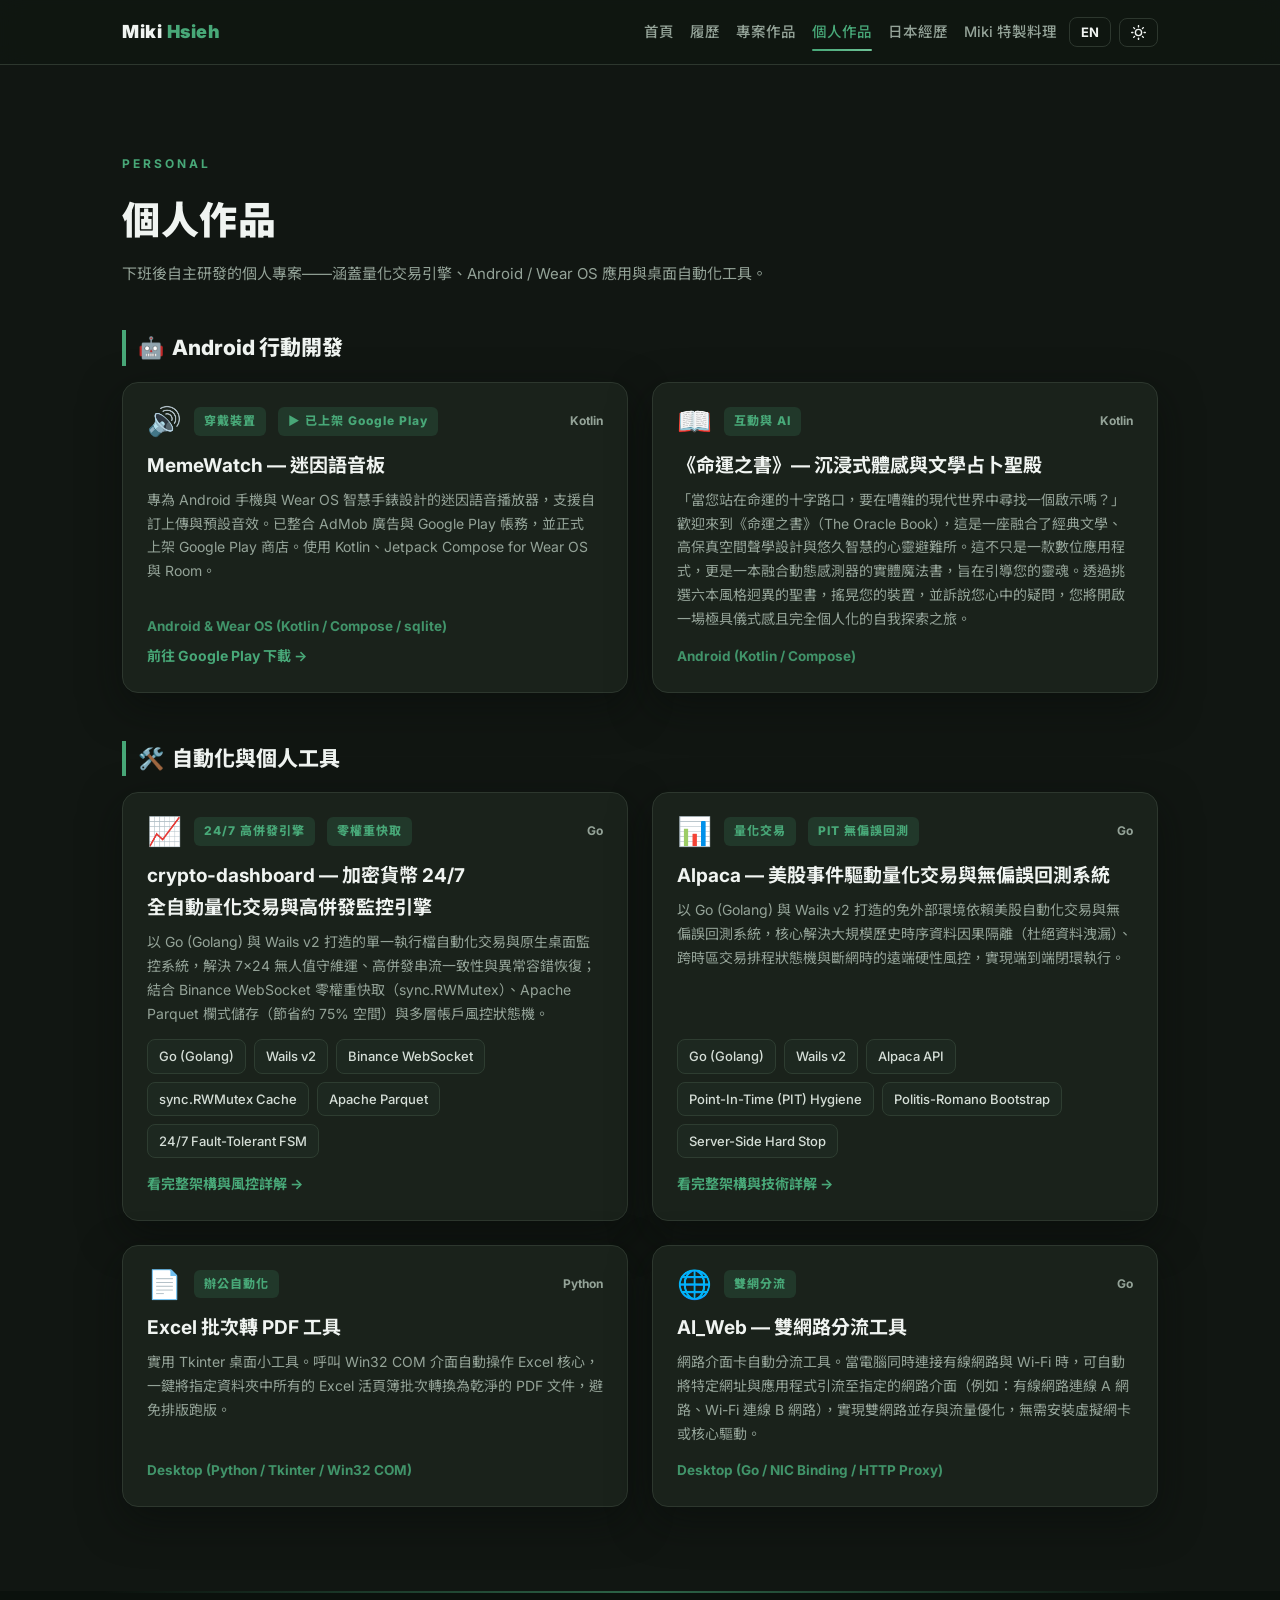
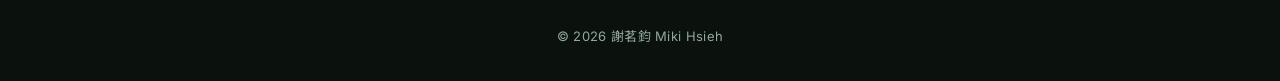
<file: personal.html>
<!DOCTYPE html>
<!-- 個人作品：放你私下的 side projects。
     ★怎麼新增一個作品：複製下面任一張卡片，把「待填」的字換掉即可。
       要放圖：把 <div class="ph-ic">🎵</div> 換成 <img class="proj-icon" src="images/你的圖.png">
       要放連結：把 <article class="card placeholder"> 換成 <a class="card placeholder" href="網址" target="_blank"> -->
<html lang="zh-Hant" data-theme="dark" data-title-en="Personal Works — Miki Hsieh">
<head>
  <meta charset="UTF-8" />
  <meta name="viewport" content="width=device-width, initial-scale=1.0" />
  <meta name="color-scheme" content="dark light" />
  <script>try{var t=localStorage.getItem('theme')||'dark';document.documentElement.setAttribute('data-theme',t);document.querySelector('meta[name="color-scheme"]').content=t;}catch(e){}</script>
  <title>個人作品 — 謝茗鈞 Miki Hsieh</title>
  <link rel="preconnect" href="https://fonts.googleapis.com" />
  <link rel="preconnect" href="https://fonts.gstatic.com" crossorigin />
  <link href="https://fonts.googleapis.com/css2?family=Inter:wght@400;600;800&family=Noto+Sans+TC:wght@400;500;700;900&display=swap" rel="stylesheet" />
  <link rel="stylesheet" href="assets/style.css" />
  <meta name="theme-color" content="#111612" />
  <script type="speculationrules">{"prerender":[{"where":{"href_matches":"/*.html"},"eagerness":"moderate"}]}</script>
  <link rel="icon" href="data:image/svg+xml,%3Csvg xmlns='http://www.w3.org/2000/svg' viewBox='0 0 64 64'%3E%3Crect width='64' height='64' rx='15' fill='%231b4332'/%3E%3Ctext x='32' y='45' font-family='Arial,sans-serif' font-size='36' font-weight='800' fill='%237ee8b0' text-anchor='middle'%3EM%3C/text%3E%3C/svg%3E" />
</head>
<body>
  <a href="#main-content" class="skip-link" data-en="Skip to main content">跳至主要內容</a>

  <header class="nav">
    <div class="nav-inner">
      <a href="index.html" class="brand">Miki <span>Hsieh</span></a>
      <nav class="nav-links" id="navLinks" aria-label="主導覽列">
        <a href="index.html" data-en="Home">首頁</a>
        <a href="resume.html" data-en="Resume">履歷</a>
        <a href="projects.html" data-en="Projects">專案作品</a>
        <a href="personal.html" data-en="Personal">個人作品</a>
        <a href="japan.html" data-en="Japan Experience">日本經歷</a>
        <a href="dishes.html" data-en="Miki's Dishes">Miki 特製料理</a>
      </nav>
      <div class="controls">
        <button class="ctrl-btn" id="langToggle" aria-label="切換語言" aria-pressed="false">EN</button>
        <button class="ctrl-btn" id="themeToggle" aria-label="切換主題" aria-pressed="false">☀</button>
        <button class="ctrl-btn nav-toggle" id="navToggle" aria-label="選單" aria-expanded="false" aria-controls="navLinks">☰</button>
      </div>
    </div>
  </header>

  <main id="main-content">
  <section>
    <div class="wrap">
      <span class="eyebrow reveal">Personal</span>
      <h1 class="section-title reveal" data-en="Personal Works">個人作品</h1>
      <p class="section-sub reveal" data-en="Personal side projects built off the clock — spanning quantitative trading engines, Android / Wear OS apps, and desktop utilities.">下班後自主研發的個人專案——涵蓋量化交易引擎、Android / Wear OS 應用與桌面自動化工具。</p>

      <!-- Android 行動開發 -->
      <h2 class="reveal" style="font-size: 21px; color: var(--ink); font-weight: 800; margin: 38px 0 16px; padding-left: 12px; border-left: 4px solid var(--accent); display: flex; align-items: center; gap: 8px;" data-en="Android Mobile Apps">
        <span>🤖</span> Android 行動開發
      </h2>
      
      <div class="grid-2" style="margin-bottom: 48px;">

        <a class="card pcard reveal" href="https://play.google.com/store/apps/details?id=com.MemeWatch" target="_blank" rel="noopener">
          <div class="top">
            <span style="font-size: 28px; line-height: 1;">🔊</span>
            <span class="badge" data-en="Wear OS App">穿戴裝置</span>
            <span class="badge" data-en="▶ On Google Play">▶ 已上架 Google Play</span>
            <span class="lang">Kotlin</span>
          </div>
          <h3 data-en="MemeWatch — Meme Soundboard">MemeWatch — 迷因語音板</h3>

          <p data-en="A meme soundboard for phones and Wear OS watches (custom-uploaded + preset clips). Integrates AdMob ads and Google Play Billing — now officially live on the Google Play Store. Built with Kotlin, Jetpack Compose for Wear OS and Room.">
            專為 Android 手機與 Wear OS 智慧手錶設計的迷因語音播放器，支援自訂上傳與預設音效。已整合 AdMob 廣告與 Google Play 帳務，並正式上架 Google Play 商店。使用 Kotlin、Jetpack Compose for Wear OS 與 Room。
          </p>
          <span class="go" style="font-size: 13.5px; opacity: 0.85;" data-en="Android & Wear OS (Kotlin / Compose / sqlite)">Android & Wear OS (Kotlin / Compose / sqlite)</span>
          <span class="go" style="margin-top: 6px;" data-en="Get it on Google Play →">前往 Google Play 下載 →</span>
        </a>

        <article class="card pcard reveal">
          <div class="top">
            <span style="font-size: 28px; line-height: 1;">📖</span>
            <span class="badge" data-en="AI & Gesture">互動與 AI</span>
            <span class="lang">Kotlin</span>
          </div>
          <h3 data-en="The Oracle Book — Immersive Somatosensory & Literary Divination Sanctuary">《命運之書》— 沉浸式體感與文學占卜聖殿</h3>
          <p data-en="&quot;Standing at the crossroads of fate, do you seek a revelation in a noisy modern world?&quot; Welcome to The Oracle Book, a spiritual sanctuary fusing classic literature, high-fidelity spatial acoustics, and ancient wisdom. Far more than a digital app, it is a motion-sensor-integrated magic grimoire designed to guide your soul. Choose from six distinct holy books, shake your device, and whisper your questions to embark on a ceremonial, deeply personalized journey of self-exploration.">
            「當您站在命運的十字路口，要在嘈雜的現代世界中尋找一個啟示嗎？」 歡迎來到《命運之書》（The Oracle Book），這是一座融合了經典文學、高保真空間聲學設計與悠久智慧的心靈避難所。這不只是一款數位應用程式，更是一本融合動態感測器的實體魔法書，旨在引導您的靈魂。透過挑選六本風格迥異的聖書，搖晃您的裝置，並訴說您心中的疑問，您將開啟一場極具儀式感且完全個人化的自我探索之旅。
          </p>
          <span class="go" style="font-size: 13.5px; opacity: 0.85;" data-en="Android (Kotlin / Compose)">Android (Kotlin / Compose)</span>
        </article>

      </div>

      <!-- 自動化與個人工具 -->
      <h2 class="reveal" style="font-size: 21px; color: var(--ink); font-weight: 800; margin: 38px 0 16px; padding-left: 12px; border-left: 4px solid var(--accent); display: flex; align-items: center; gap: 8px;" data-en="Automation & Utilities">
        <span>🛠️</span> 自動化與個人工具
      </h2>

      <div class="grid-2">

        <a class="card pcard reveal" href="project-crypto-dashboard.html">
          <div class="top">
            <span style="font-size: 28px; line-height: 1;">📈</span>
            <span class="badge" data-en="24/7 Quant Engine">24/7 高併發引擎</span>
            <span class="badge" data-en="Zero-Weight Cache">零權重快取</span>
            <span class="lang">Go</span>
          </div>
          <h3 data-en="crypto-dashboard — 24/7 Cryptocurrency Algorithmic Trading &amp; High-Concurrency Monitoring Engine">crypto-dashboard — 加密貨幣 24/7 全自動量化交易與高併發監控引擎</h3>

          <p data-en="A single-binary automated trading and Wails v2 native desktop monitoring system built with Go (Golang) — solving 24/7 unattended operation, concurrent stream consistency, and fault recovery. Combines a zero-API-weight Binance WebSocket cache (sync.RWMutex), year-partitioned Apache Parquet storage (~75% smaller footprint), and multi-layer risk state machines.">
            以 Go (Golang) 與 Wails v2 打造的單一執行檔自動化交易與原生桌面監控系統，解決 7×24 無人值守維運、高併發串流一致性與異常容錯恢復；結合 Binance WebSocket 零權重快取（sync.RWMutex）、Apache Parquet 欄式儲存（節省約 75% 空間）與多層帳戶風控狀態機。
          </p>
          <div class="chips" style="margin-bottom: 14px;">
            <span class="chip">Go (Golang)</span>
            <span class="chip">Wails v2</span>
            <span class="chip">Binance WebSocket</span>
            <span class="chip">sync.RWMutex Cache</span>
            <span class="chip">Apache Parquet</span>
            <span class="chip">24/7 Fault-Tolerant FSM</span>
          </div>
          <span class="go" data-en="View architecture &amp; risk design →">看完整架構與風控詳解 →</span>
        </a>

        <a class="card pcard reveal" href="project-stock.html">
          <div class="top">
            <span style="font-size: 28px; line-height: 1;">📊</span>
            <span class="badge" data-en="Quant Trading">量化交易</span>
            <span class="badge" data-en="PIT Backtest">PIT 無偏誤回測</span>
            <span class="lang">Go</span>
          </div>
          <h3 data-en="Alpaca — US Equities Algorithmic Trading &amp; PIT Backtesting Engine">Alpaca — 美股事件驅動量化交易與無偏誤回測系統</h3>

          <p data-en="A zero-dependency US equities automated trading and bias-free backtesting system built with Go (Golang) and Wails v2 — engineered to solve causal isolation across large-scale time series, cross-timezone NYSE/DST scheduling state machines, and remote broker-hosted hard stops under local outages.">
            以 Go (Golang) 與 Wails v2 打造的免外部環境依賴美股自動化交易與無偏誤回測系統，核心解決大規模歷史時序資料因果隔離（杜絕資料洩漏）、跨時區交易排程狀態機與斷網時的遠端硬性風控，實現端到端閉環執行。
          </p>
          <div class="chips" style="margin-bottom: 14px;">
            <span class="chip">Go (Golang)</span>
            <span class="chip">Wails v2</span>
            <span class="chip">Alpaca API</span>
            <span class="chip">Point-In-Time (PIT) Hygiene</span>
            <span class="chip">Politis-Romano Bootstrap</span>
            <span class="chip">Server-Side Hard Stop</span>
          </div>
          <span class="go" data-en="Full architecture &amp; write-up →">看完整架構與技術詳解 →</span>
        </a>

        <article class="card pcard reveal">
          <div class="top">
            <span style="font-size: 28px; line-height: 1;">📄</span>
            <span class="badge" data-en="Office Automation">辦公自動化</span>
            <span class="lang">Python</span>
          </div>
          <h3 data-en="Excel to PDF Batch Converter">Excel 批次轉 PDF 工具</h3>

          <p data-en="A Tkinter utility that batch-converts Excel workbooks to PDF via Win32 COM APIs. Processes all files in a selected directory with a single click while preserving accurate page layout.">
            實用 Tkinter 桌面小工具。呼叫 Win32 COM 介面自動操作 Excel 核心，一鍵將指定資料夾中所有的 Excel 活頁簿批次轉換為乾淨的 PDF 文件，避免排版跑版。
          </p>
          <span class="go" style="font-size: 13.5px; opacity: 0.85;" data-en="Desktop (Python / Tkinter / Win32 COM)">Desktop (Python / Tkinter / Win32 COM)</span>
        </article>

        <article class="card pcard reveal">
          <div class="top">
            <span style="font-size: 28px; line-height: 1;">🌐</span>
            <span class="badge" data-en="Networking">雙網分流</span>
            <span class="lang">Go</span>
          </div>
          <h3 data-en="AI_Web — Dual Network Routing Utility">AI_Web — 雙網路分流工具</h3>
          <p data-en="A network interface routing utility. When a PC is connected to both wired Ethernet and Wi-Fi, it routes specific domains and applications to designated network interfaces (e.g., Ethernet for Network A, Wi-Fi for Network B) for multi-homing optimization without virtual drivers.">
            網路介面卡自動分流工具。當電腦同時連接有線網路與 Wi-Fi 時，可自動將特定網址與應用程式引流至指定的網路介面（例如：有線網路連線 A 網路、Wi-Fi 連線 B 網路），實現雙網路並存與流量優化，無需安裝虛擬網卡或核心驅動。
          </p>
          <span class="go" style="font-size: 13.5px; opacity: 0.85;" data-en="Desktop (Go / NIC Binding / HTTP Proxy)">Desktop (Go / NIC Binding / HTTP Proxy)</span>
        </article>

      </div>
    </div>
  </section>
  </main>

  <footer>© <span id="year"></span> 謝茗鈞 Miki Hsieh</footer>
  <script src="assets/app.js"></script>
</body>
</html>
</file>
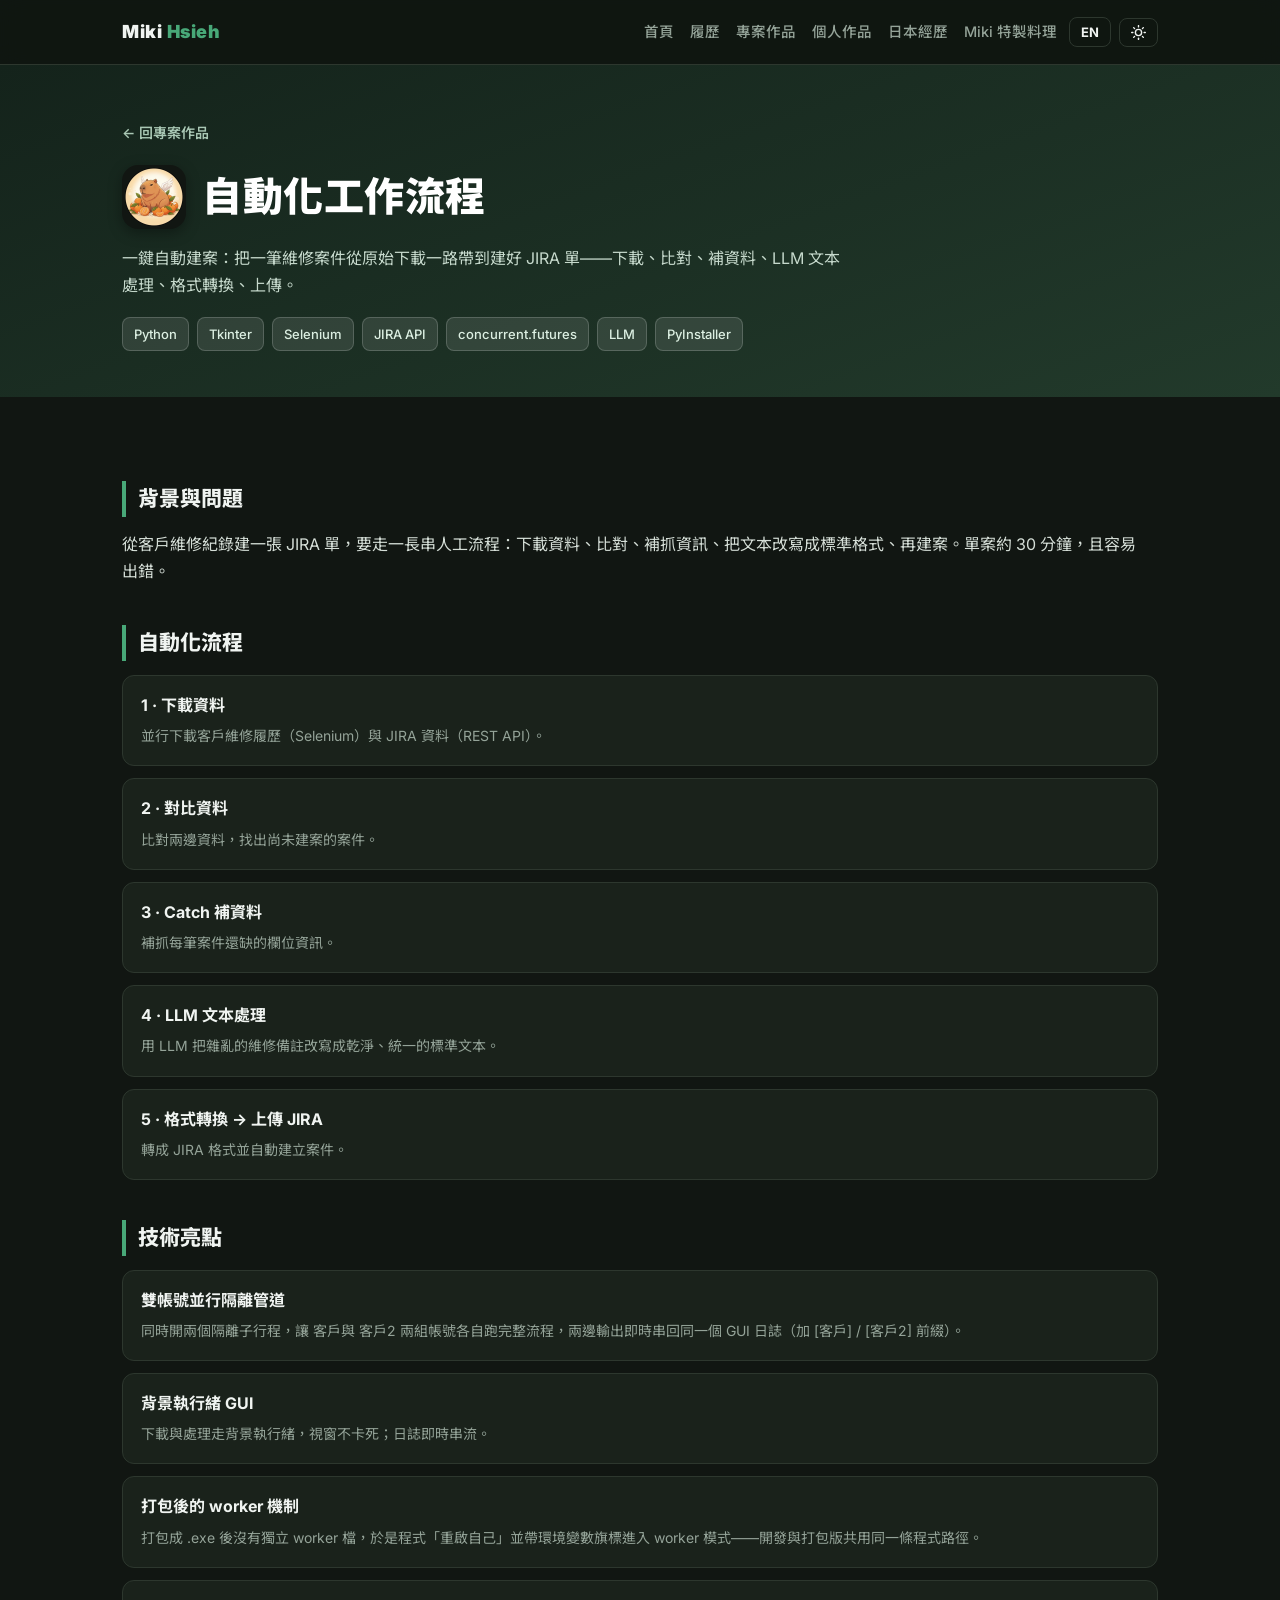
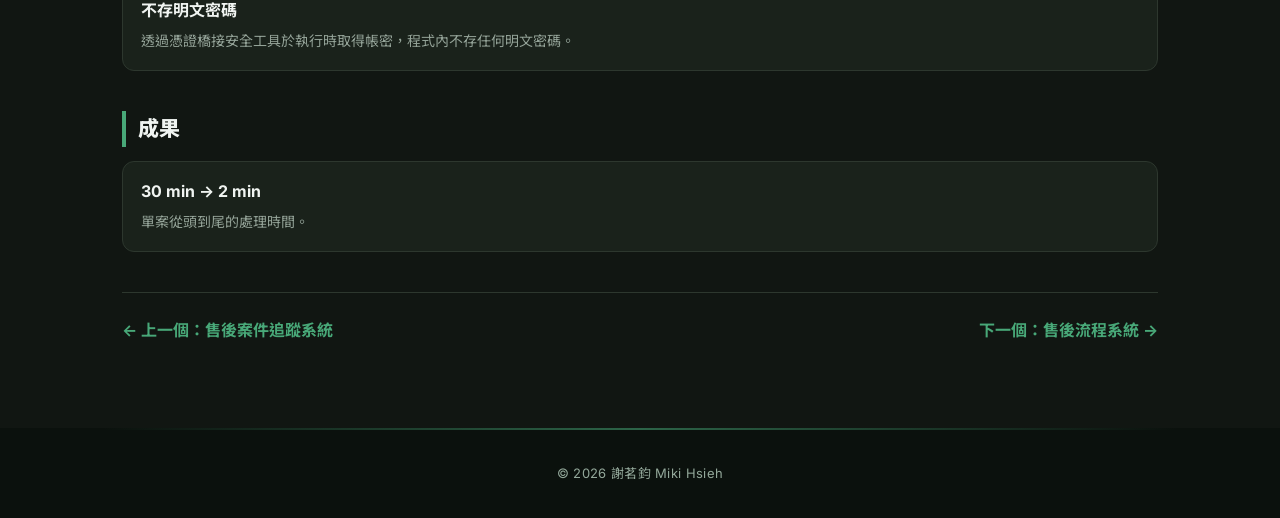
<file: project-carmax.html>
<!DOCTYPE html>
<!-- 專案詳細頁：自動化工作流程。含實際截圖。 -->
<html lang="zh-Hant" data-theme="dark" data-title-en="Auto Workflow — Miki Hsieh">
<head>
  <meta charset="UTF-8" />
  <meta name="viewport" content="width=device-width, initial-scale=1.0" />
  <meta name="color-scheme" content="dark light" />
  <script>try{var t=localStorage.getItem('theme')||'dark';document.documentElement.setAttribute('data-theme',t);document.querySelector('meta[name="color-scheme"]').content=t;}catch(e){}</script>
  <title>自動化工作流程 — 一鍵自動建案</title>
  <link rel="preconnect" href="https://fonts.googleapis.com" />
  <link rel="preconnect" href="https://fonts.gstatic.com" crossorigin />
  <link href="https://fonts.googleapis.com/css2?family=Inter:wght@400;600;800&family=Noto+Sans+TC:wght@400;500;700;900&display=swap" rel="stylesheet" />
  <link rel="stylesheet" href="assets/style.css" />
  <meta name="theme-color" content="#111612" />
  <script type="speculationrules">{"prerender":[{"where":{"href_matches":"/*.html"},"eagerness":"moderate"}]}</script>
  <link rel="icon" href="data:image/svg+xml,%3Csvg xmlns='http://www.w3.org/2000/svg' viewBox='0 0 64 64'%3E%3Crect width='64' height='64' rx='15' fill='%231b4332'/%3E%3Ctext x='32' y='45' font-family='Arial,sans-serif' font-size='36' font-weight='800' fill='%237ee8b0' text-anchor='middle'%3EM%3C/text%3E%3C/svg%3E" />
</head>
<body>
  <a href="#main-content" class="skip-link" data-en="Skip to main content">跳至主要內容</a>

  <header class="nav">
    <div class="nav-inner">
      <a href="index.html" class="brand">Miki <span>Hsieh</span></a>
      <nav class="nav-links" id="navLinks" aria-label="主導覽列">
        <a href="index.html" data-en="Home">首頁</a>
        <a href="resume.html" data-en="Resume">履歷</a>
        <a href="projects.html" data-en="Projects">專案作品</a>
        <a href="personal.html" data-en="Personal">個人作品</a>
        <a href="japan.html" data-en="Japan Experience">日本經歷</a>
        <a href="dishes.html" data-en="Miki's Dishes">Miki 特製料理</a>
      </nav>
      <div class="controls">
        <button class="ctrl-btn" id="langToggle" aria-label="切換語言" aria-pressed="false">EN</button>
        <button class="ctrl-btn" id="themeToggle" aria-label="切換主題" aria-pressed="false">☀</button>
        <button class="ctrl-btn nav-toggle" id="navToggle" aria-label="選單" aria-expanded="false" aria-controls="navLinks">☰</button>
      </div>
    </div>
  </header>

  <main id="main-content">
  <section class="detail-hero">
    <div class="wrap">
      <a href="projects.html" class="back-link" data-en="← Back to projects">← 回專案作品</a>
      <div class="top">
        <img class="proj-icon" src="images/icon-carmax.png" alt="Workflow" />
        <h1 data-en="Auto Workflow">自動化工作流程</h1>
      </div>
      <p class="one-liner" data-en="A one-click pipeline that takes a repair case from raw download all the way to a created JIRA ticket — download, match, enrich, LLM text processing, format conversion, upload.">一鍵自動建案：把一筆維修案件從原始下載一路帶到建好 JIRA 單——下載、比對、補資料、LLM 文本處理、格式轉換、上傳。</p>
      <div class="badges">
        <span class="chip">Python</span><span class="chip">Tkinter</span><span class="chip">Selenium</span>
        <span class="chip">JIRA API</span><span class="chip">concurrent.futures</span><span class="chip">LLM</span><span class="chip">PyInstaller</span>
      </div>
    </div>
  </section>

  <section>
    <div class="wrap">

      <div class="detail-sec">
        <h2 data-en="Background & Problem">背景與問題</h2>
        <p data-en="Creating a JIRA case from a client repair record meant a long manual chain: download data, compare, fetch extra info, rewrite the text into a standard format, then file it. Doing this per case took ~30 minutes and was easy to get wrong.">從客戶維修紀錄建一張 JIRA 單，要走一長串人工流程：下載資料、比對、補抓資訊、把文本改寫成標準格式、再建案。單案約 30 分鐘，且容易出錯。</p>
      </div>

      <div class="detail-sec">
        <h2 data-en="The Pipeline">自動化流程</h2>
        <ul class="feat-list">
          <li><b data-en="1 · Download">1 · 下載資料</b><span data-en="Parallel download of the client repair log (Selenium) and JIRA data (REST API).">並行下載客戶維修履歷（Selenium）與 JIRA 資料（REST API）。</span></li>
          <li><b data-en="2 · Match">2 · 對比資料</b><span data-en="Cross-checks the two sources to find cases that still need a JIRA ticket.">比對兩邊資料，找出尚未建案的案件。</span></li>
          <li><b data-en="3 · Catch / enrich">3 · Catch 補資料</b><span data-en="Scrapes the extra fields needed to complete each case.">補抓每筆案件還缺的欄位資訊。</span></li>
          <li><b data-en="4 · LLM text processing">4 · LLM 文本處理</b><span data-en="Uses an LLM to rewrite messy repair notes into clean, standardized wording.">用 LLM 把雜亂的維修備註改寫成乾淨、統一的標準文本。</span></li>
          <li><b data-en="5 · Format & upload">5 · 格式轉換 → 上傳 JIRA</b><span data-en="Converts to the JIRA format and creates the tickets automatically.">轉成 JIRA 格式並自動建立案件。</span></li>
        </ul>
      </div>

      <div class="detail-sec">
        <h2 data-en="Technical Highlights">技術亮點</h2>
        <ul class="feat-list">
          <li><b data-en=”Dual-account parallel pipeline”>雙帳號並行隔離管道</b><span data-en=”Spawns two isolated subprocesses to run the full pipeline for the client and client 2 accounts concurrently, streaming both outputs back into one GUI log with [Client] / [Client2] tags.”>同時開兩個隔離子行程，讓 客戶與 客戶2 兩組帳號各自跑完整流程，兩邊輸出即時串回同一個 GUI 日誌（加 [客戶] / [客戶2] 前綴）。</span></li>
          <li><b data-en="Threaded GUI">背景執行緒 GUI</b><span data-en="Download and processing run on background threads so the window stays responsive; logs stream live.">下載與處理走背景執行緒，視窗不卡死；日誌即時串流。</span></li>
          <li><b data-en="Frozen-exe worker trick">打包後的 worker 機制</b><span data-en="After PyInstaller packaging there's no standalone worker file, so the app re-launches itself with an env-var flag to enter worker mode — dev and frozen builds share one code path.">打包成 .exe 後沒有獨立 worker 檔，於是程式「重啟自己」並帶環境變數旗標進入 worker 模式——開發與打包版共用同一條程式路徑。</span></li>
          <li><b data-en="No plaintext passwords stored">不存明文密碼</b><span data-en="Credentials are fetched at runtime through the credential bridge security tool, so no plaintext passwords live inside the app.">透過憑證橋接安全工具於執行時取得帳密，程式內不存任何明文密碼。</span></li>
        </ul>
      </div>

      <div class="detail-sec">
        <h2 data-en="Outcome">成果</h2>
        <ul class="feat-list">
          <li><b>30 min → 2 min</b><span data-en="Per-case handling time, end to end.">單案從頭到尾的處理時間。</span></li>
          
        </ul>
      </div>

      <div class="prevnext">
        <a href="project-case-tracker.html" data-en="← Prev: After-sales Case Tracker">← 上一個：售後案件追蹤系統</a>
        <a href="project-oow.html" data-en="Next: After-sales Process System →">下一個：售後流程系統 →</a>
      </div>
    </div>
  </section>
  </main>

  <footer>© <span id="year"></span> 謝茗鈞 Miki Hsieh</footer>
  <script src="assets/app.js"></script>
</body>
</html>
</file>
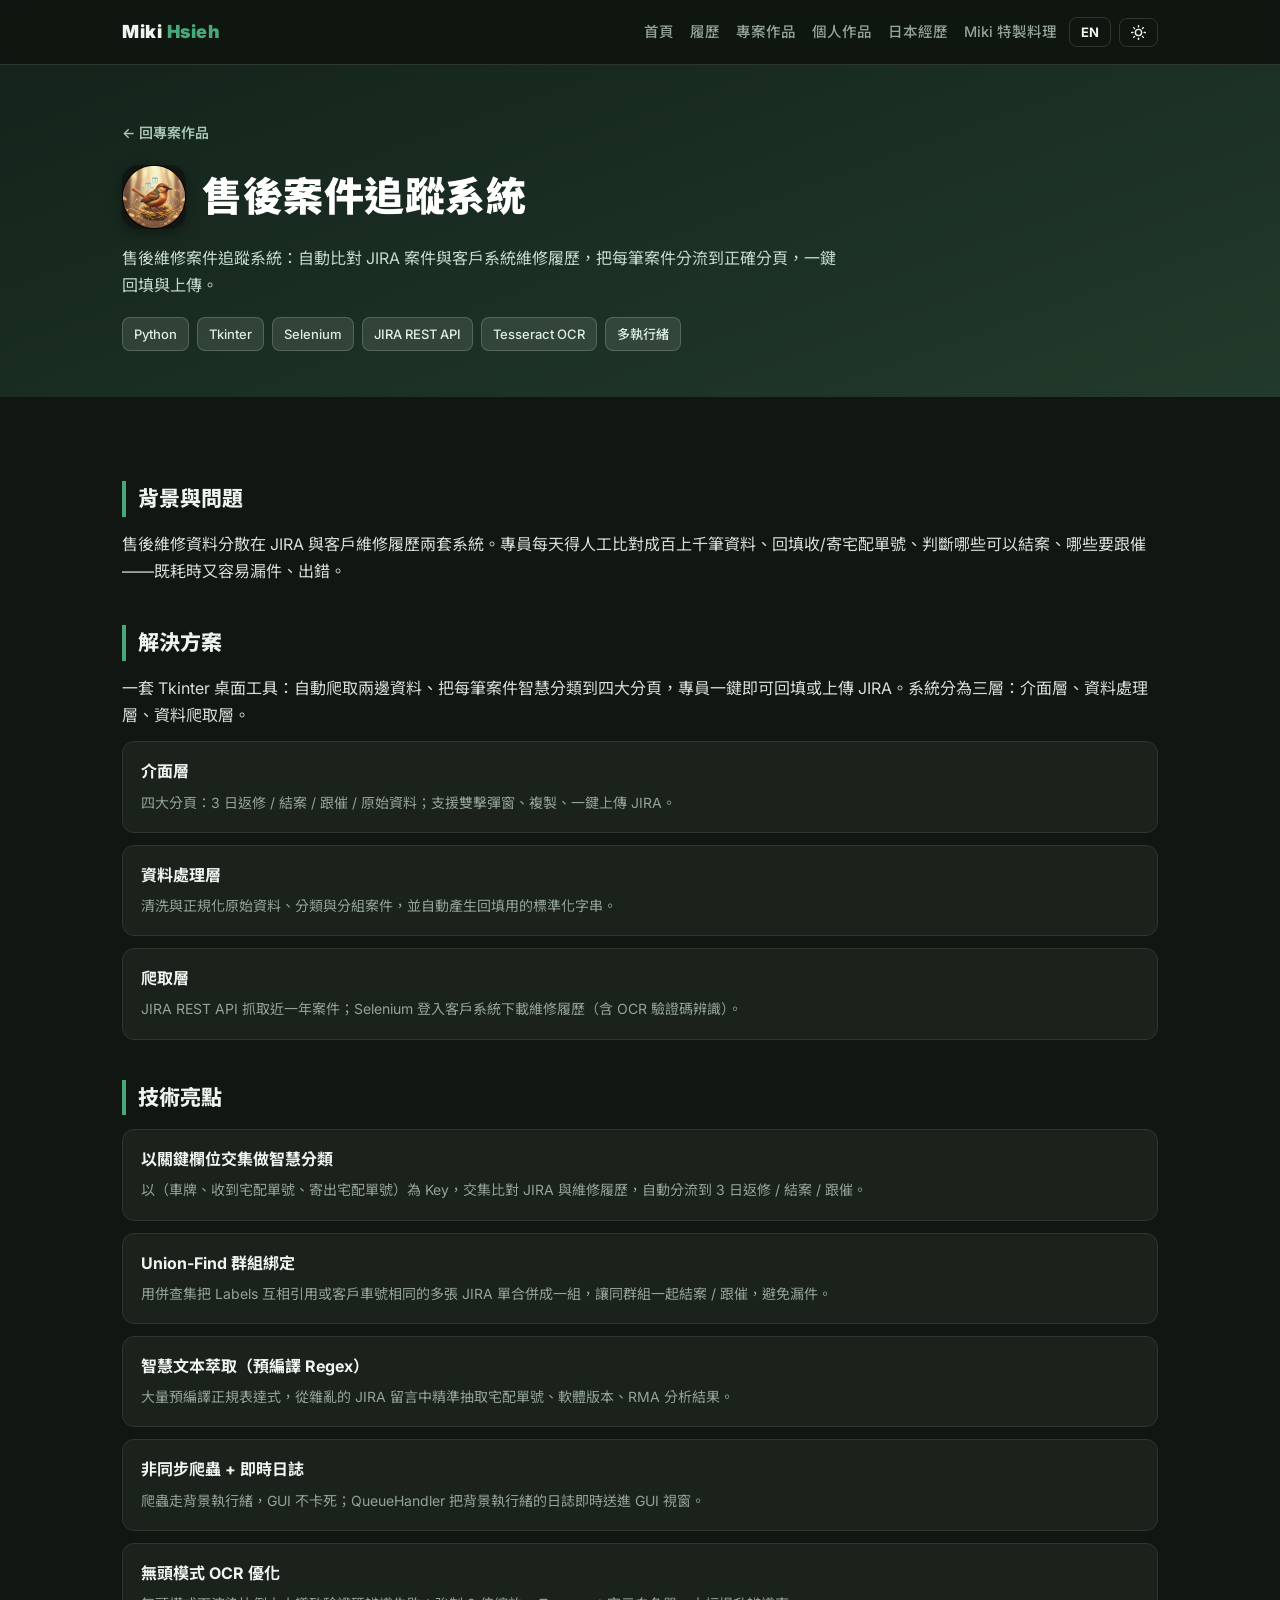
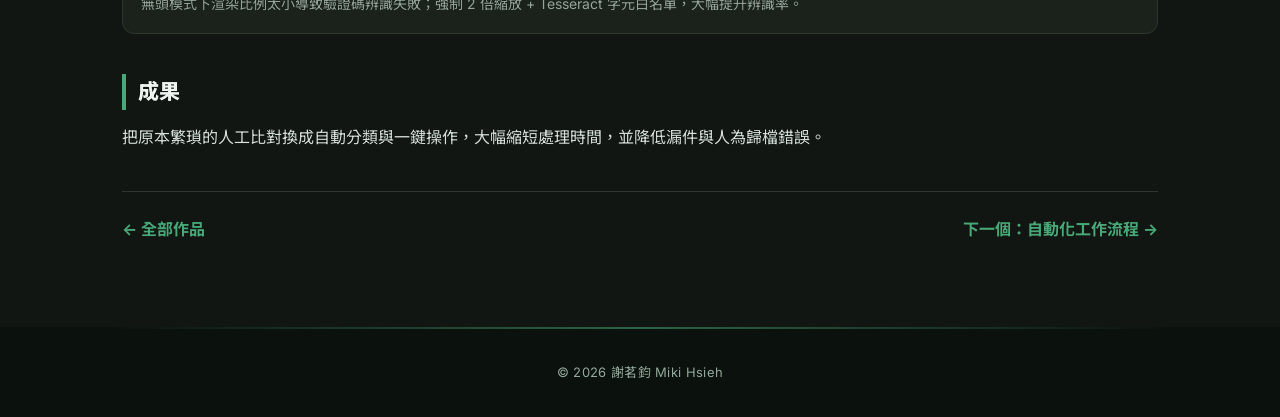
<file: project-case-tracker.html>
<!DOCTYPE html>
<!-- 專案詳細頁：售後案件追蹤系統。最深層，介紹背景/功能/技術亮點/成果。 -->
<html lang="zh-Hant" data-theme="dark" data-title-en="After-sales Case Tracker — Miki Hsieh">
<head>
  <meta charset="UTF-8" />
  <meta name="viewport" content="width=device-width, initial-scale=1.0" />
  <meta name="color-scheme" content="dark light" />
  <script>try{var t=localStorage.getItem('theme')||'dark';document.documentElement.setAttribute('data-theme',t);document.querySelector('meta[name="color-scheme"]').content=t;}catch(e){}</script>
  <title>售後維修案件追蹤系統 — 謝茗鈞 Miki Hsieh</title>
  <link rel="preconnect" href="https://fonts.googleapis.com" />
  <link rel="preconnect" href="https://fonts.gstatic.com" crossorigin />
  <link href="https://fonts.googleapis.com/css2?family=Inter:wght@400;600;800&family=Noto+Sans+TC:wght@400;500;700;900&display=swap" rel="stylesheet" />
  <link rel="stylesheet" href="assets/style.css" />
  <meta name="theme-color" content="#111612" />
  <script type="speculationrules">{"prerender":[{"where":{"href_matches":"/*.html"},"eagerness":"moderate"}]}</script>
  <link rel="icon" href="data:image/svg+xml,%3Csvg xmlns='http://www.w3.org/2000/svg' viewBox='0 0 64 64'%3E%3Crect width='64' height='64' rx='15' fill='%231b4332'/%3E%3Ctext x='32' y='45' font-family='Arial,sans-serif' font-size='36' font-weight='800' fill='%237ee8b0' text-anchor='middle'%3EM%3C/text%3E%3C/svg%3E" />
</head>
<body>
  <a href="#main-content" class="skip-link" data-en="Skip to main content">跳至主要內容</a>

  <header class="nav">
    <div class="nav-inner">
      <a href="index.html" class="brand">Miki <span>Hsieh</span></a>
      <nav class="nav-links" id="navLinks" aria-label="主導覽列">
        <a href="index.html" data-en="Home">首頁</a>
        <a href="resume.html" data-en="Resume">履歷</a>
        <a href="projects.html" data-en="Projects">專案作品</a>
        <a href="personal.html" data-en="Personal">個人作品</a>
        <a href="japan.html" data-en="Japan Experience">日本經歷</a>
        <a href="dishes.html" data-en="Miki's Dishes">Miki 特製料理</a>
      </nav>
      <div class="controls">
        <button class="ctrl-btn" id="langToggle" aria-label="切換語言" aria-pressed="false">EN</button>
        <button class="ctrl-btn" id="themeToggle" aria-label="切換主題" aria-pressed="false">☀</button>
        <button class="ctrl-btn nav-toggle" id="navToggle" aria-label="選單" aria-expanded="false" aria-controls="navLinks">☰</button>
      </div>
    </div>
  </header>

  <main id="main-content">
  <section class="detail-hero">
    <div class="wrap">
      <a href="projects.html" class="back-link" data-en="← Back to projects">← 回專案作品</a>
      <div class="top">
        <img class="proj-icon" src="images/icon-case-tracker.png" alt="Case Tracker" />
        <h1 data-en="After-sales Case Tracker">售後案件追蹤系統</h1>
      </div>
      <p class="one-liner" data-en="An after-sales case tracking system that auto-matches JIRA tickets against the client repair log and routes each case into the right tab for one-click fill-in and upload.">售後維修案件追蹤系統：自動比對 JIRA 案件與客戶系統維修履歷，把每筆案件分流到正確分頁，一鍵回填與上傳。</p>
      <div class="badges">
        <span class="chip">Python</span><span class="chip">Tkinter</span><span class="chip">Selenium</span>
        <span class="chip">JIRA REST API</span><span class="chip">Tesseract OCR</span><span class="chip" data-en="Multithreading">多執行緒</span>
      </div>
    </div>
  </section>

  <section>
    <div class="wrap">

      <div class="detail-sec">
        <h2 data-en="Background & Problem">背景與問題</h2>
        <p data-en="After-sales repair data lived in two separate systems — JIRA and the client repair log. Every day a specialist had to manually cross-check hundreds of records, fill in shipping tracking numbers, and decide which cases to close or follow up. It was slow and error-prone.">售後維修資料分散在 JIRA 與客戶維修履歷兩套系統。專員每天得人工比對成百上千筆資料、回填收/寄宅配單號、判斷哪些可以結案、哪些要跟催——既耗時又容易漏件、出錯。</p>
      </div>

      <div class="detail-sec">
        <h2 data-en="Solution">解決方案</h2>
        <p data-en="A Tkinter desktop tool that scrapes both systems, classifies every case into four tabs, and lets the specialist fill in or upload to JIRA with one click. It is split into three layers: UI, a data-processing layer, and the spiders.">一套 Tkinter 桌面工具：自動爬取兩邊資料、把每筆案件智慧分類到四大分頁，專員一鍵即可回填或上傳 JIRA。系統分為三層：介面層、資料處理層、資料爬取層。</p>
        <ul class="feat-list">
          <li><b data-en="UI layer">介面層</b><span data-en="Four tabs — 3-day repair / closure / follow-up / raw data — with double-click pop-ups, copy, and one-click JIRA upload.">四大分頁：3 日返修 / 結案 / 跟催 / 原始資料；支援雙擊彈窗、複製、一鍵上傳 JIRA。</span></li>
          <li><b data-en="Data layer">資料處理層</b><span data-en="Cleans and normalizes raw data, classifies and groups cases, and auto-generates the standardized fill-in text.">清洗與正規化原始資料、分類與分組案件，並自動產生回填用的標準化字串。</span></li>
          <li><b data-en="Spider layer">爬取層</b><span data-en="JIRA REST API pulls a year of cases; Selenium logs into client system and downloads the repair log (with OCR captcha solving).">JIRA REST API 抓取近一年案件；Selenium 登入客戶系統下載維修履歷（含 OCR 驗證碼辨識）。</span></li>
        </ul>
      </div>

      <div class="detail-sec">
        <h2 data-en="Technical Highlights">技術亮點</h2>
        <ul class="feat-list">
          <li><b data-en="Smart classification by key intersection">以關鍵欄位交集做智慧分類</b><span data-en="Uses (plate, inbound tracking no., outbound tracking no.) as a key to intersect JIRA and the repair log, routing cases into 3-day repair / closure / follow-up.">以（車牌、收到宅配單號、寄出宅配單號）為 Key，交集比對 JIRA 與維修履歷，自動分流到 3 日返修 / 結案 / 跟催。</span></li>
          <li><b data-en="Union-Find grouping">Union-Find 群組綁定</b><span data-en="Merges multiple JIRA tickets that share labels or the same customer car number into one group, so a whole group is closed or followed up together — no missed tickets.">用併查集把 Labels 互相引用或客戶車號相同的多張 JIRA 單合併成一組，讓同群組一起結案 / 跟催，避免漏件。</span></li>
          <li><b data-en="Regex text extraction">智慧文本萃取（預編譯 Regex）</b><span data-en="Pre-compiled regular expressions precisely pull tracking numbers, software versions and RMA analysis results out of messy JIRA comments.">大量預編譯正規表達式，從雜亂的 JIRA 留言中精準抽取宅配單號、軟體版本、RMA 分析結果。</span></li>
          <li><b data-en="Async spiders + live log">非同步爬蟲 + 即時日誌</b><span data-en="Spiders run on background threads so the GUI never freezes; a QueueHandler streams worker logs into the GUI in real time.">爬蟲走背景執行緒，GUI 不卡死；QueueHandler 把背景執行緒的日誌即時送進 GUI 視窗。</span></li>
          <li><b data-en="Headless OCR tuning">無頭模式 OCR 優化</b><span data-en="In headless mode, low render scale broke captcha reading; forcing a 2× device scale plus a Tesseract character whitelist greatly raised accuracy.">無頭模式下渲染比例太小導致驗證碼辨識失敗；強制 2 倍縮放 + Tesseract 字元白名單，大幅提升辨識率。</span></li>
        </ul>
      </div>

      <div class="detail-sec">
        <h2 data-en="Outcome">成果</h2>
        <p data-en="The tool replaced a tedious manual cross-check with automatic classification and one-click actions, cutting handling time dramatically and reducing missed or mis-filed cases.">把原本繁瑣的人工比對換成自動分類與一鍵操作，大幅縮短處理時間，並降低漏件與人為歸檔錯誤。</p>
      </div>

      <div class="prevnext">
        <a href="projects.html" data-en="← All projects">← 全部作品</a>
        <a href="project-carmax.html" data-en="Next: Auto Workflow →">下一個：自動化工作流程 →</a>
      </div>
    </div>
  </section>
  </main>

  <footer>© <span id="year"></span> 謝茗鈞 Miki Hsieh</footer>
  <script src="assets/app.js"></script>
</body>
</html>
</file>
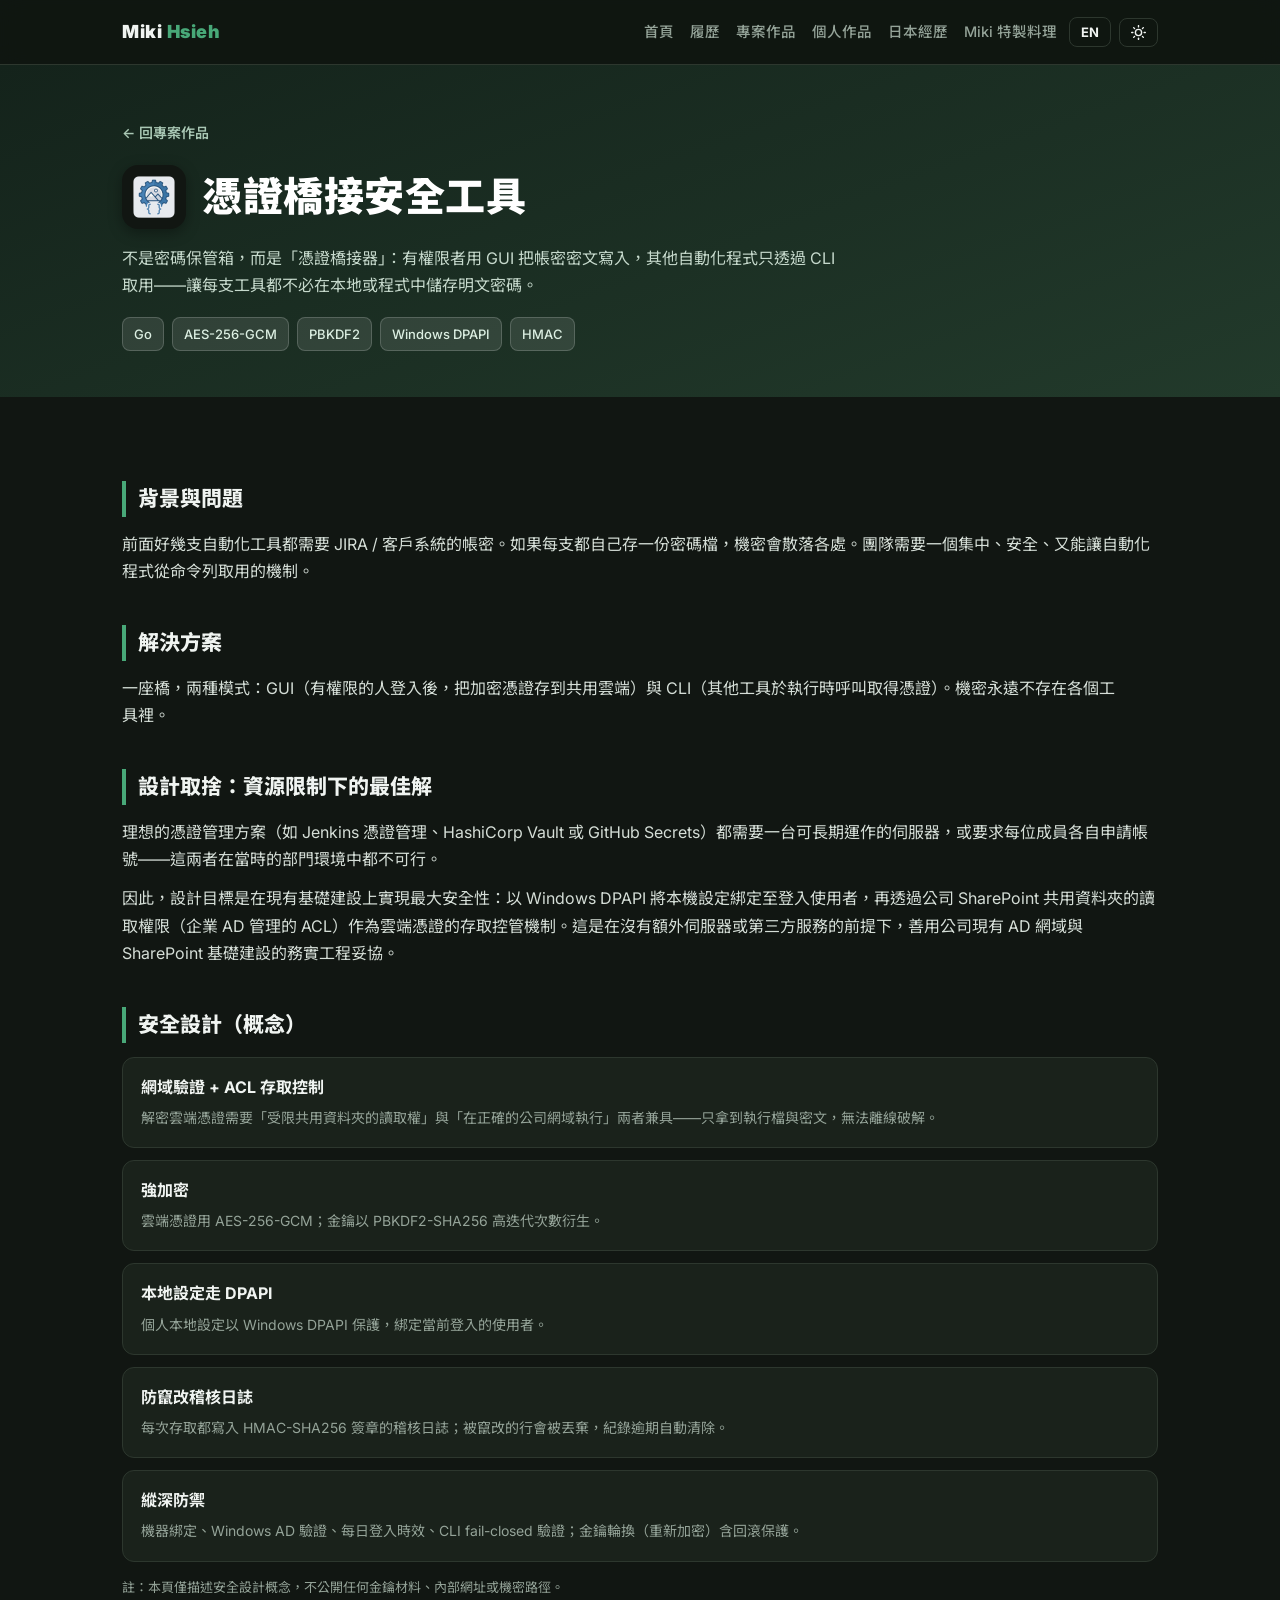
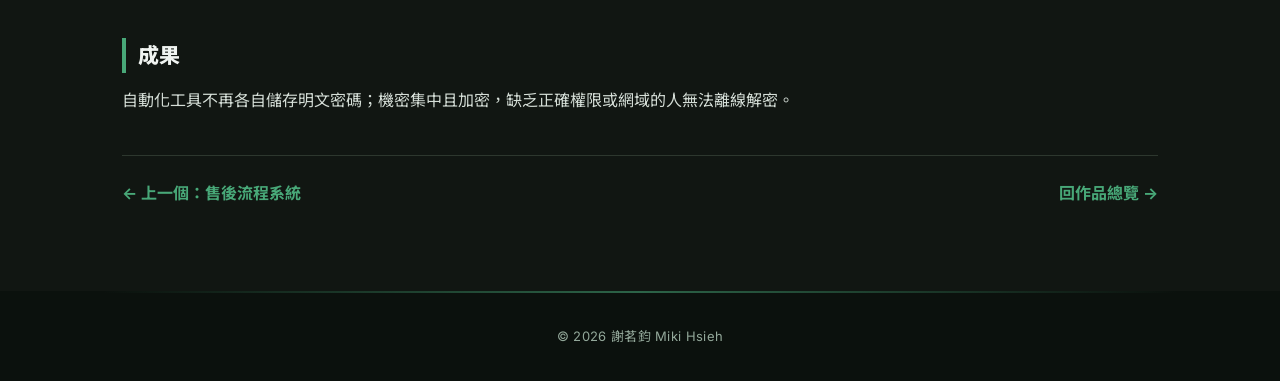
<file: project-credential-bridge.html>
<!DOCTYPE html>
<!-- 專案詳細頁：憑證橋接安全工具（Go）。
     注意：只描述安全「設計概念」，不公開任何金鑰材料或內部路徑。 -->
<html lang="zh-Hant" data-theme="dark" data-title-en="Credential Bridge Security Tool — Miki Hsieh">
<head>
  <meta charset="UTF-8" />
  <meta name="viewport" content="width=device-width, initial-scale=1.0" />
  <meta name="color-scheme" content="dark light" />
  <script>try{var t=localStorage.getItem('theme')||'dark';document.documentElement.setAttribute('data-theme',t);document.querySelector('meta[name="color-scheme"]').content=t;}catch(e){}</script>
  <title>憑證橋接安全工具 — 謝茗鈞 Miki Hsieh</title>
  <link rel="preconnect" href="https://fonts.googleapis.com" />
  <link rel="preconnect" href="https://fonts.gstatic.com" crossorigin />
  <link href="https://fonts.googleapis.com/css2?family=Inter:wght@400;600;800&family=Noto+Sans+TC:wght@400;500;700;900&display=swap" rel="stylesheet" />
  <link rel="stylesheet" href="assets/style.css" />
  <meta name="theme-color" content="#111612" />
  <script type="speculationrules">{"prerender":[{"where":{"href_matches":"/*.html"},"eagerness":"moderate"}]}</script>
  <link rel="icon" href="data:image/svg+xml,%3Csvg xmlns='http://www.w3.org/2000/svg' viewBox='0 0 64 64'%3E%3Crect width='64' height='64' rx='15' fill='%231b4332'/%3E%3Ctext x='32' y='45' font-family='Arial,sans-serif' font-size='36' font-weight='800' fill='%237ee8b0' text-anchor='middle'%3EM%3C/text%3E%3C/svg%3E" />
</head>
<body>
  <a href="#main-content" class="skip-link" data-en="Skip to main content">跳至主要內容</a>

  <header class="nav">
    <div class="nav-inner">
      <a href="index.html" class="brand">Miki <span>Hsieh</span></a>
      <nav class="nav-links" id="navLinks" aria-label="主導覽列">
        <a href="index.html" data-en="Home">首頁</a>
        <a href="resume.html" data-en="Resume">履歷</a>
        <a href="projects.html" data-en="Projects">專案作品</a>
        <a href="personal.html" data-en="Personal">個人作品</a>
        <a href="japan.html" data-en="Japan Experience">日本經歷</a>
        <a href="dishes.html" data-en="Miki's Dishes">Miki 特製料理</a>
      </nav>
      <div class="controls">
        <button class="ctrl-btn" id="langToggle" aria-label="切換語言" aria-pressed="false">EN</button>
        <button class="ctrl-btn" id="themeToggle" aria-label="切換主題" aria-pressed="false">☀</button>
        <button class="ctrl-btn nav-toggle" id="navToggle" aria-label="選單" aria-expanded="false" aria-controls="navLinks">☰</button>
      </div>
    </div>
  </header>

  <main id="main-content">
  <section class="detail-hero">
    <div class="wrap">
      <a href="projects.html" class="back-link" data-en="← Back to projects">← 回專案作品</a>
      <div class="top">
        <img class="proj-icon" src="images/icon-credential-bridge.png" alt="Credential Bridge" />
        <h1 data-en="Credential Bridge Security Tool">憑證橋接安全工具</h1>
      </div>
      <p class="one-liner" data-en="Not a password vault but a credential bridge: authorized people write encrypted secrets through a GUI; the other automation tools read them through a CLI only — so no tool has to manage passwords itself.">不是密碼保管箱，而是「憑證橋接器」：有權限者用 GUI 把帳密密文寫入，其他自動化程式只透過 CLI 取用——讓每支工具都不必在本地或程式中儲存明文密碼。</p>
      <div class="badges">
        <span class="chip">Go</span><span class="chip">AES-256-GCM</span><span class="chip">PBKDF2</span><span class="chip">Windows DPAPI</span><span class="chip">HMAC</span>
      </div>
    </div>
  </section>

  <section>
    <div class="wrap">

      <div class="detail-sec">
        <h2 data-en="Background & Problem">背景與問題</h2>
        <p data-en="Several automation tools all needed JIRA / client system credentials. Letting each one keep its own password file would scatter secrets everywhere. The team needed one central, secure place — that automation could still read from a command line.">前面好幾支自動化工具都需要 JIRA / 客戶系統的帳密。如果每支都自己存一份密碼檔，機密會散落各處。團隊需要一個集中、安全、又能讓自動化程式從命令列取用的機制。</p>
      </div>

      <div class="detail-sec">
        <h2 data-en="Solution">解決方案</h2>
        <p data-en="A bridge with two modes: a GUI (where authorized staff log in and save encrypted credentials to shared cloud storage) and a CLI (which other tools call to fetch a credential at runtime). Secrets are never stored inside the individual tools.">一座橋，兩種模式：GUI（有權限的人登入後，把加密憑證存到共用雲端）與 CLI（其他工具於執行時呼叫取得憑證）。機密永遠不存在各個工具裡。</p>
      </div>

      <div class="detail-sec">
        <h2 data-en="Design Tradeoffs: Best-fit under resource constraints">設計取捨：資源限制下的最佳解</h2>
        <p data-en="Ideal credential management solutions such as Jenkins credentials, HashiCorp Vault, or GitHub Secrets all require a dedicated long-running server, or individual accounts from every team member — neither was available in this team environment.">理想的憑證管理方案（如 Jenkins 憑證管理、HashiCorp Vault 或 GitHub Secrets）都需要一台可長期運作的伺服器，或要求每位成員各自申請帳號——這兩者在當時的部門環境中都不可行。</p>
        <p data-en="The design therefore maximized security on existing infrastructure: Windows DPAPI binds local settings to the logged-in user, while the company SharePoint shared folder ACL (AD-managed) acts as the access gate for cloud credentials. This is a pragmatic engineering tradeoff — no dedicated server, no third-party service — built on the infrastructure the team already had.">因此，設計目標是在現有基礎建設上實現最大安全性：以 Windows DPAPI 將本機設定綁定至登入使用者，再透過公司 SharePoint 共用資料夾的讀取權限（企業 AD 管理的 ACL）作為雲端憑證的存取控管機制。這是在沒有額外伺服器或第三方服務的前提下，善用公司現有 AD 網域與 SharePoint 基礎建設的務實工程妥協。</p>
      </div>

      <div class="detail-sec">
        <h2 data-en="Security Design (concept)">安全設計（概念）</h2>
        <ul class="feat-list">
          <li><b data-en="Domain validation + ACL access control">網域驗證 + ACL 存取控制</b><span data-en="Decrypting cloud credentials requires BOTH read access to a restricted shared folder AND running on the correct corporate domain — holding the executable and the ciphertext alone is not enough to decrypt offline.">解密雲端憑證需要「受限共用資料夾的讀取權」與「在正確的公司網域執行」兩者兼具——只拿到執行檔與密文，無法離線破解。</span></li>
          <li><b data-en="Strong encryption">強加密</b><span data-en="Cloud credentials use AES-256-GCM; the key is derived with PBKDF2-SHA256 at a high iteration count.">雲端憑證用 AES-256-GCM；金鑰以 PBKDF2-SHA256 高迭代次數衍生。</span></li>
          <li><b data-en="Local secrets via DPAPI">本地設定走 DPAPI</b><span data-en="Personal local settings are protected with Windows DPAPI, bound to the current logged-in user.">個人本地設定以 Windows DPAPI 保護，綁定當前登入的使用者。</span></li>
          <li><b data-en="Tamper-evident audit log">防竄改稽核日誌</b><span data-en="Every access is written to an HMAC-SHA256-signed audit log; tampered lines are rejected and entries expire automatically.">每次存取都寫入 HMAC-SHA256 簽章的稽核日誌；被竄改的行會被丟棄，紀錄逾期自動清除。</span></li>
          <li><b data-en="Defense in depth">縱深防禦</b><span data-en="Machine binding, Windows AD authentication, a daily-login time limit, and a fail-closed CLI check; key rotation (re-encrypt) includes rollback protection.">機器綁定、Windows AD 驗證、每日登入時效、CLI fail-closed 驗證；金鑰輪換（重新加密）含回滾保護。</span></li>
        </ul>
        <p style="font-size:13px; color:var(--muted); margin-top:14px;" data-en="Note: this page describes the security design only. No key material, internal URLs or confidential paths are published.">註：本頁僅描述安全設計概念，不公開任何金鑰材料、內部網址或機密路徑。</p>
      </div>

      <div class="detail-sec">
        <h2 data-en="Outcome">成果</h2>
        <p data-en="Automation tools no longer manage passwords themselves; secrets stay centralized and encrypted, and anyone without the right access or domain cannot decrypt them offline.">自動化工具不再各自儲存明文密碼；機密集中且加密，缺乏正確權限或網域的人無法離線解密。</p>
      </div>

      <div class="prevnext">
        <a href="project-oow.html" data-en="← Prev: After-sales Process System">← 上一個：售後流程系統</a>
        <a href="projects.html" data-en="All projects →">回作品總覽 →</a>
      </div>
    </div>
  </section>
  </main>

  <footer>© <span id="year"></span> 謝茗鈞 Miki Hsieh</footer>
  <script src="assets/app.js"></script>
</body>
</html>
</file>
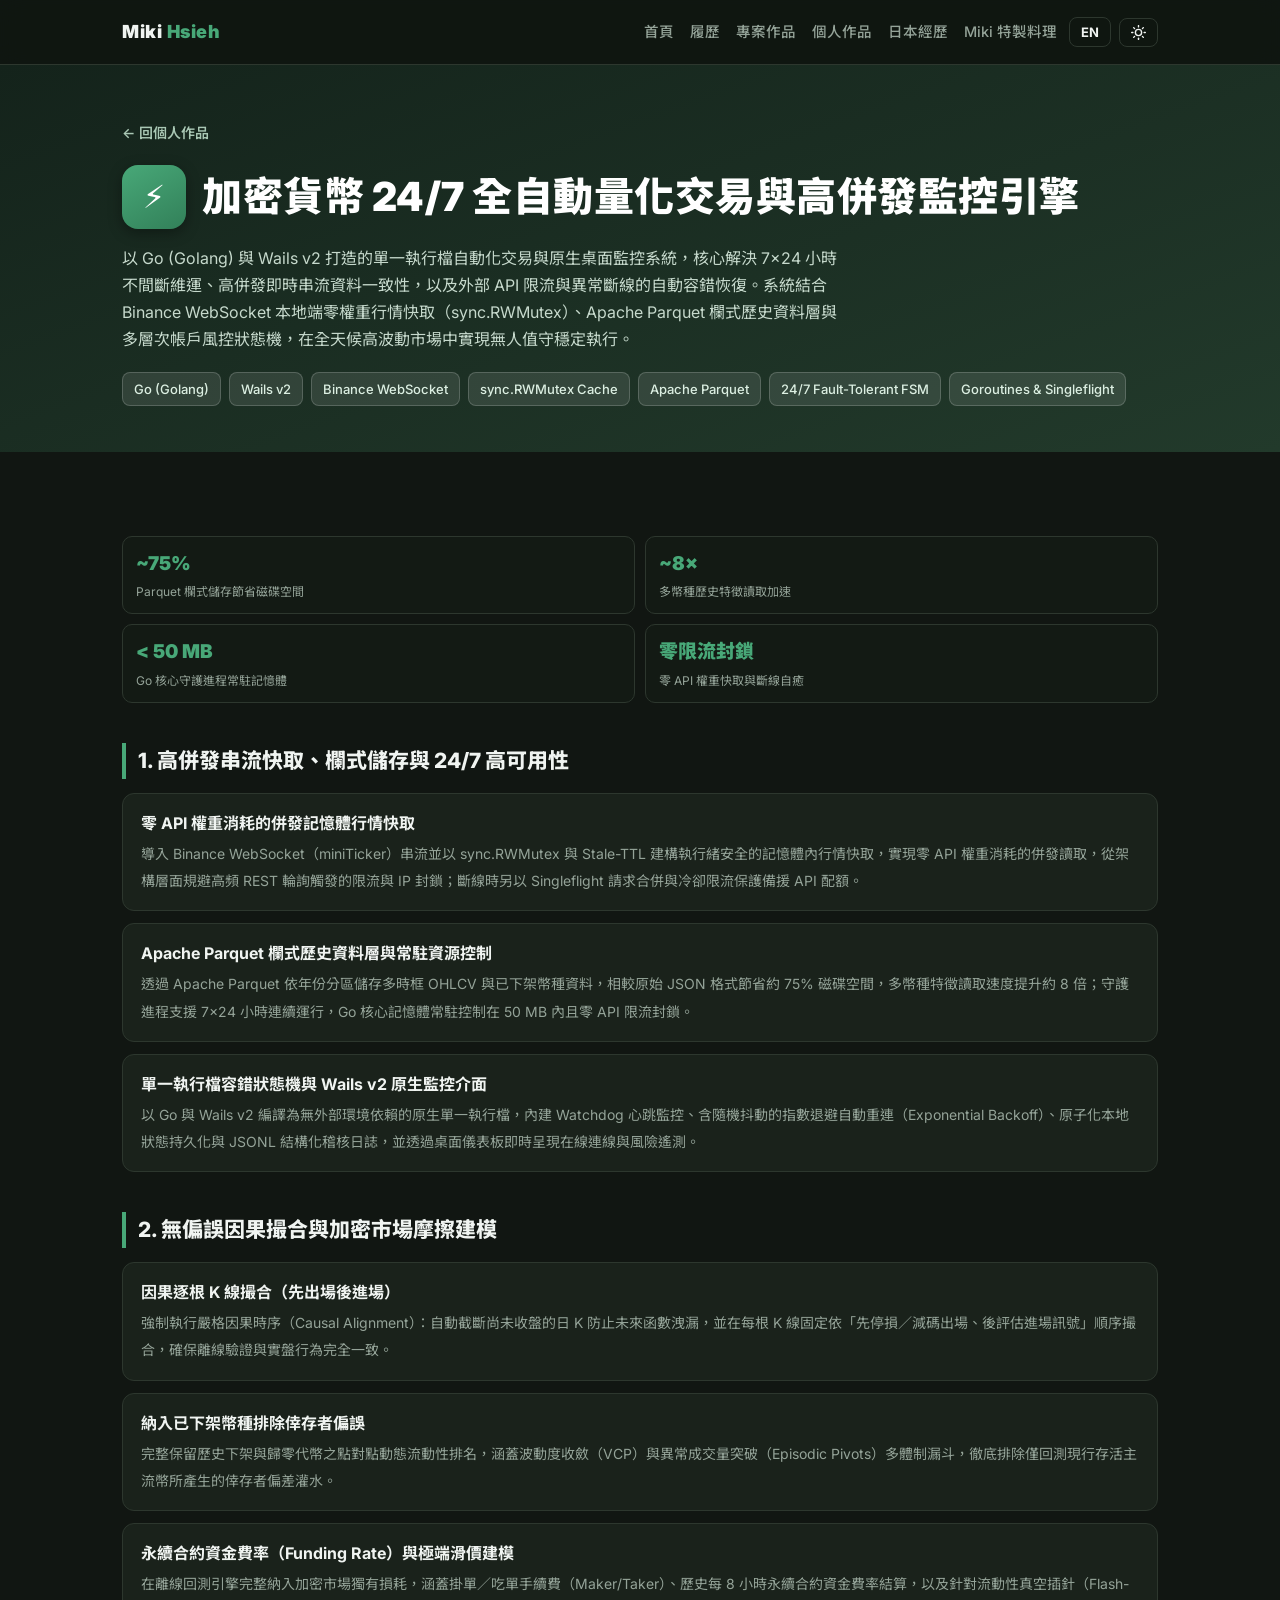
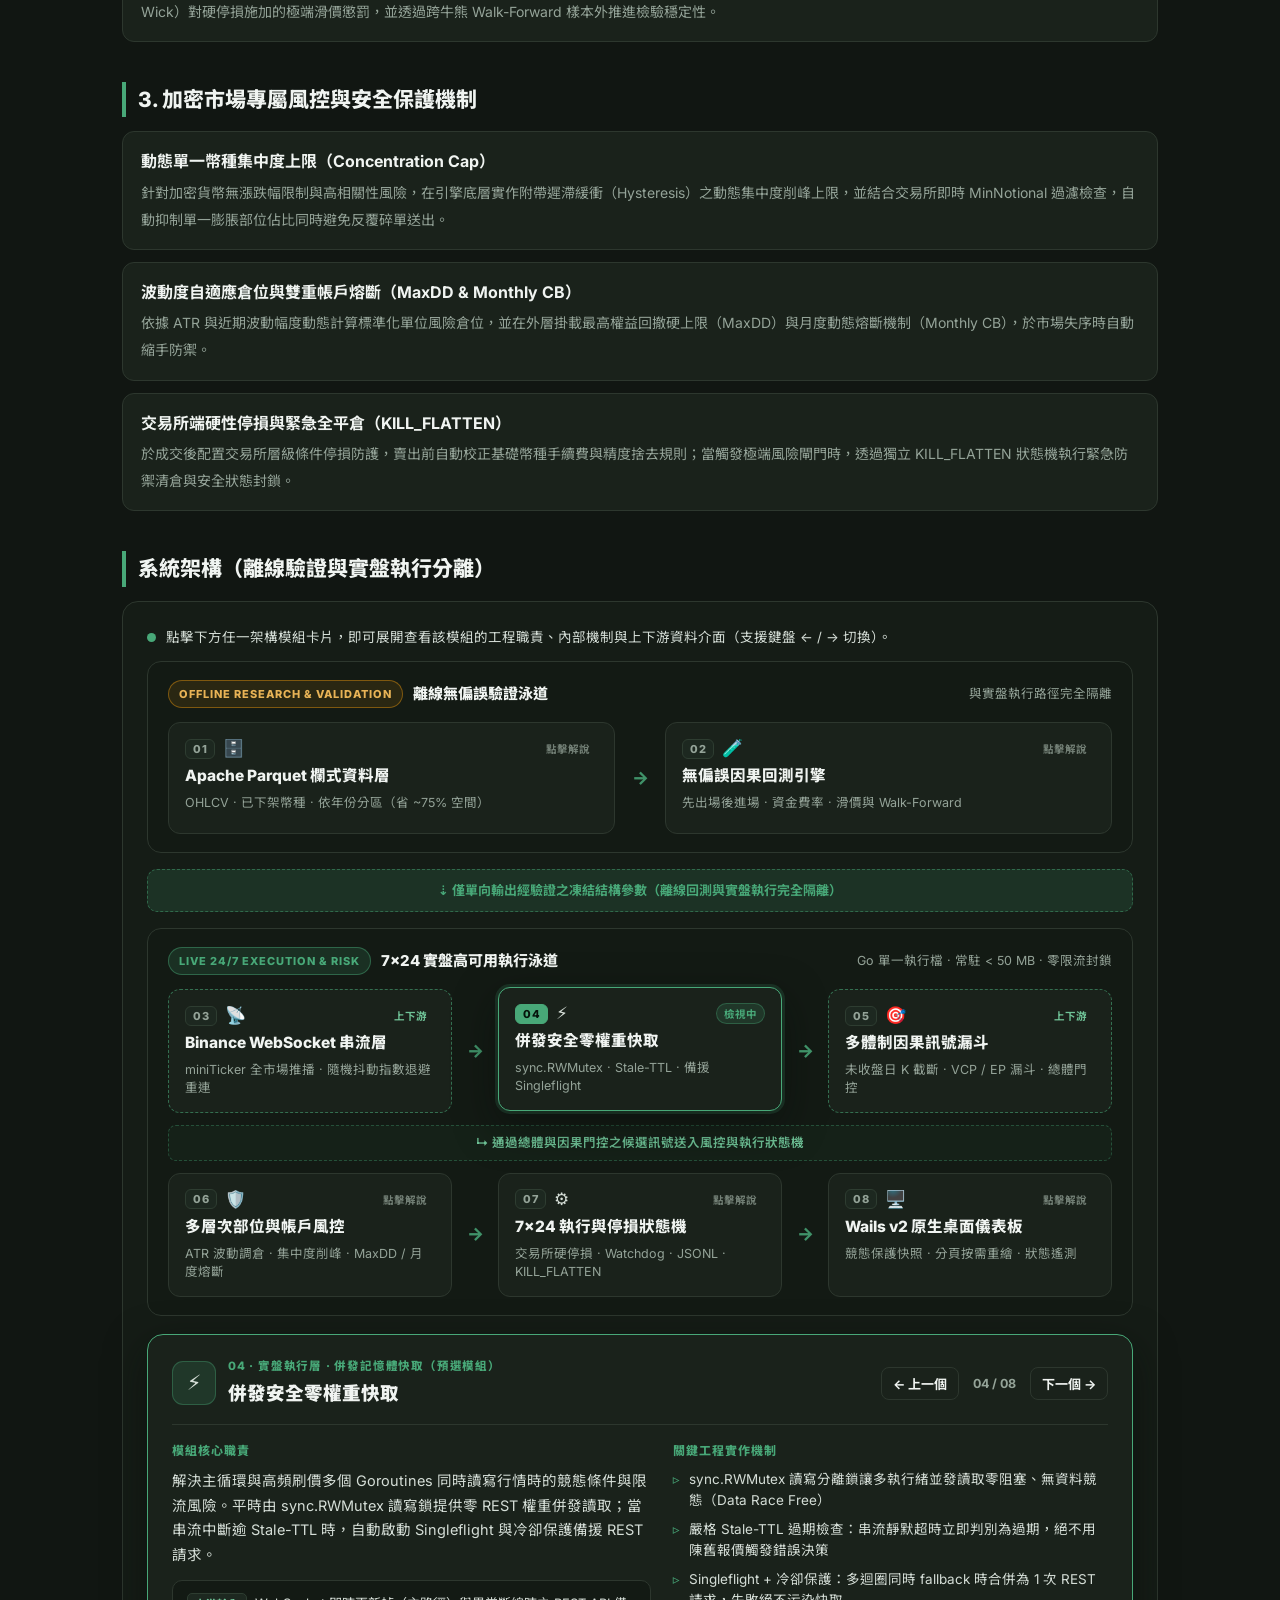
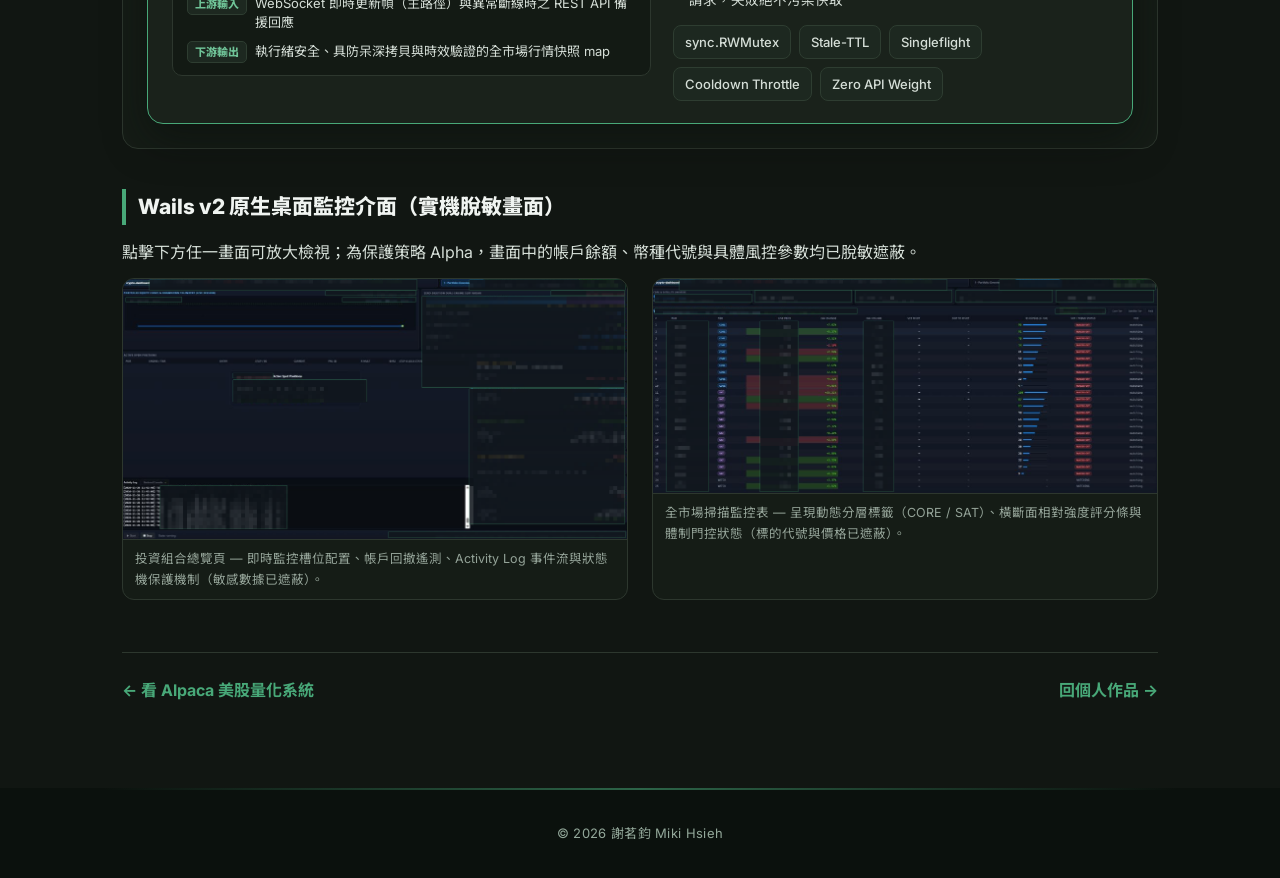
<file: project-crypto-dashboard.html>
<!DOCTYPE html>
<!-- 個人專案詳細頁：crypto-dashboard 加密貨幣 24/7 全自動量化交易與高併發監控引擎（Go + Wails v2）。
     核心聚焦：7×24 無人值守高可用性、零 API 權重併發記憶體快取、Apache Parquet 欄式儲存效能與容錯狀態機。
     所有策略具體參數、閾值與績效數字均已脫敏隱藏，保護 Alpha。 -->
<html lang="zh-Hant" data-theme="dark" data-title-en="crypto-dashboard — 24/7 Crypto Algorithmic Trading &amp; High-Concurrency Monitoring Engine — Miki Hsieh">
<head>
  <meta charset="UTF-8" />
  <meta name="viewport" content="width=device-width, initial-scale=1.0" />
  <meta name="color-scheme" content="dark light" />
  <script>try{var t=localStorage.getItem('theme')||'dark';document.documentElement.setAttribute('data-theme',t);document.querySelector('meta[name="color-scheme"]').content=t;}catch(e){}</script>
  <title>crypto-dashboard — 加密貨幣 24/7 全自動量化交易與高併發監控引擎 — 謝茗鈞 Miki Hsieh</title>
  <link rel="preconnect" href="https://fonts.googleapis.com" />
  <link rel="preconnect" href="https://fonts.gstatic.com" crossorigin />
  <link href="https://fonts.googleapis.com/css2?family=Inter:wght@400;600;800&family=Noto+Sans+TC:wght@400;500;700;900&display=swap" rel="stylesheet" />
  <link rel="stylesheet" href="assets/style.css" />
  <meta name="theme-color" content="#111612" />
  <script type="speculationrules">{"prerender":[{"where":{"href_matches":"/*.html"},"eagerness":"moderate"}]}</script>
  <link rel="icon" href="data:image/svg+xml,%3Csvg xmlns='http://www.w3.org/2000/svg' viewBox='0 0 64 64'%3E%3Crect width='64' height='64' rx='15' fill='%231b4332'/%3E%3Ctext x='32' y='45' font-family='Arial,sans-serif' font-size='36' font-weight='800' fill='%237ee8b0' text-anchor='middle'%3EM%3C/text%3E%3C/svg%3E" />
  <style>
    /* Interactive Decoupled System Architecture Explorer */
    .arch-board {
      background: var(--bg-2);
      border: 1px solid var(--line);
      border-radius: 16px;
      padding: 24px;
    }
    .arch-hint {
      display: flex;
      align-items: center;
      gap: 10px;
      font-size: 13.5px;
      color: var(--muted);
      margin: 0 0 18px 0;
    }
    .arch-pulse {
      width: 9px;
      height: 9px;
      border-radius: 50%;
      background: var(--accent);
      flex: none;
      box-shadow: 0 0 0 0 var(--badge-bg);
      animation: archPulse 2.2s infinite;
    }
    @keyframes archPulse {
      0% { box-shadow: 0 0 0 0 rgba(72, 168, 120, 0.55); }
      70% { box-shadow: 0 0 0 8px rgba(72, 168, 120, 0); }
      100% { box-shadow: 0 0 0 0 rgba(72, 168, 120, 0); }
    }
    @media (prefers-reduced-motion: reduce) {
      .arch-pulse { animation: none; }
    }
    .arch-lane {
      border: 1px solid var(--line);
      border-radius: 14px;
      padding: 18px 20px;
      background: var(--sidebar);
    }
    .arch-lane-head {
      display: flex;
      align-items: center;
      justify-content: space-between;
      flex-wrap: wrap;
      gap: 8px 14px;
      margin-bottom: 14px;
    }
    .arch-lane-title {
      display: flex;
      align-items: center;
      gap: 10px;
      flex-wrap: wrap;
    }
    .arch-lane-badge {
      font-size: 11px;
      font-weight: 800;
      letter-spacing: 1px;
      text-transform: uppercase;
      padding: 4px 10px;
      border-radius: 999px;
      border: 1px solid var(--chip-line);
      background: var(--chip-bg);
      color: var(--muted);
    }
    .arch-lane.offline .arch-lane-badge {
      border-color: rgba(245, 158, 11, 0.42);
      background: rgba(245, 158, 11, 0.10);
      color: #e8b356;
    }
    :root[data-theme="light"] .arch-lane.offline .arch-lane-badge {
      color: #9a6404;
      background: rgba(245, 158, 11, 0.14);
    }
    .arch-lane.live .arch-lane-badge {
      border-color: rgba(72, 168, 120, 0.45);
      background: var(--badge-bg);
      color: var(--accent);
    }
    .arch-lane-name {
      font-size: 15px;
      font-weight: 800;
      color: var(--ink);
    }
    .arch-lane-note {
      font-size: 12.5px;
      color: var(--muted);
    }
    .arch-row-2 {
      display: grid;
      grid-template-columns: 1fr 34px 1fr;
      align-items: stretch;
      gap: 8px;
    }
    .arch-row-3 {
      display: grid;
      grid-template-columns: 1fr 30px 1fr 30px 1fr;
      align-items: stretch;
      gap: 8px;
    }
    .arch-arrow {
      display: flex;
      align-items: center;
      justify-content: center;
      color: var(--accent);
      font-size: 18px;
      font-weight: 800;
      opacity: 0.85;
      user-select: none;
    }
    .arch-turn {
      display: flex;
      align-items: center;
      justify-content: center;
      gap: 8px;
      margin: 12px 0;
      padding: 6px 12px;
      border-radius: 8px;
      border: 1px dashed rgba(72, 168, 120, 0.35);
      background: rgba(72, 168, 120, 0.05);
      color: var(--accent-2);
      font-size: 12.5px;
      font-weight: 600;
    }
    .arch-bridge {
      display: flex;
      align-items: center;
      justify-content: center;
      text-align: center;
      margin: 16px 0;
      padding: 9px 16px;
      border-radius: 10px;
      border: 1px dashed rgba(72, 168, 120, 0.48);
      background: var(--badge-bg);
      color: var(--accent);
      font-size: 13px;
      font-weight: 700;
    }
    button.arch-node {
      width: 100%;
      text-align: left;
      cursor: pointer;
      background: var(--card);
      border: 1.5px solid var(--line);
      border-radius: 12px;
      padding: 15px 16px;
      min-height: 112px;
      display: flex;
      flex-direction: column;
      gap: 7px;
      font-family: inherit;
      color: inherit;
      position: relative;
      transition: transform .16s ease, border-color .18s ease, box-shadow .18s ease, background .18s ease;
    }
    button.arch-node:hover {
      transform: translateY(-2px);
      border-color: var(--accent);
    }
    button.arch-node.is-linked {
      border-style: dashed;
      border-color: rgba(72, 168, 120, 0.58);
    }
    button.arch-node.is-active {
      border-style: solid;
      border-color: var(--accent);
      box-shadow: 0 0 0 3px var(--badge-bg), var(--shadow);
      transform: translateY(-2px);
    }
    .arch-node-top {
      display: flex;
      align-items: center;
      justify-content: space-between;
      gap: 8px;
      width: 100%;
    }
    .arch-node-meta {
      display: inline-flex;
      align-items: center;
      gap: 8px;
    }
    .arch-num {
      font-family: "Inter", sans-serif;
      font-size: 11px;
      font-weight: 800;
      letter-spacing: 0.5px;
      padding: 2px 7px;
      border-radius: 6px;
      background: var(--chip-bg);
      border: 1px solid var(--chip-line);
      color: var(--muted);
    }
    button.arch-node.is-active .arch-num {
      background: var(--accent);
      border-color: var(--accent);
      color: var(--btn-text);
    }
    .arch-ic {
      font-size: 17px;
      line-height: 1;
    }
    .arch-status-pill {
      font-size: 10.5px;
      font-weight: 700;
      padding: 2px 7px;
      border-radius: 999px;
      color: var(--muted);
      border: 1px solid transparent;
      opacity: 0.72;
    }
    button.arch-node.is-active .arch-status-pill {
      opacity: 1;
      color: var(--accent);
      background: var(--badge-bg);
      border-color: rgba(72, 168, 120, 0.35);
    }
    button.arch-node.is-linked .arch-status-pill {
      opacity: 1;
      color: var(--accent-2);
    }
    .arch-node-title {
      font-size: 15.5px;
      font-weight: 800;
      color: var(--ink);
      line-height: 1.35;
    }
    .arch-node-sub {
      font-size: 12.5px;
      color: var(--muted);
      line-height: 1.45;
    }
    .arch-inspector {
      margin-top: 18px;
      background: var(--card);
      border: 1.5px solid var(--accent);
      border-radius: 16px;
      padding: 22px 24px;
      box-shadow: var(--shadow);
    }
    .arch-insp-head {
      display: flex;
      align-items: center;
      justify-content: space-between;
      flex-wrap: wrap;
      gap: 12px;
      padding-bottom: 14px;
      border-bottom: 1px solid var(--line);
    }
    .arch-insp-title-wrap {
      display: flex;
      align-items: center;
      gap: 12px;
      min-width: 0;
    }
    .arch-insp-icon {
      width: 44px;
      height: 44px;
      border-radius: 11px;
      background: var(--badge-bg);
      border: 1px solid rgba(72, 168, 120, 0.35);
      display: flex;
      align-items: center;
      justify-content: center;
      font-size: 21px;
      flex: none;
    }
    .arch-insp-kicker {
      font-size: 11.5px;
      font-weight: 800;
      letter-spacing: 0.8px;
      text-transform: uppercase;
      color: var(--accent);
    }
    .arch-insp-title {
      font-size: 18.5px;
      font-weight: 900;
      color: var(--ink);
      margin: 2px 0 0 0;
    }
    .arch-insp-nav {
      display: flex;
      align-items: center;
      gap: 8px;
    }
    .arch-insp-count {
      font-family: "Inter", sans-serif;
      font-size: 12.5px;
      font-weight: 700;
      color: var(--muted);
      padding: 0 6px;
    }
    .arch-insp-grid {
      display: grid;
      grid-template-columns: 1.1fr 1fr;
      gap: 22px;
      margin-top: 16px;
    }
    .arch-insp-label {
      font-size: 12px;
      font-weight: 800;
      letter-spacing: 1px;
      text-transform: uppercase;
      color: var(--accent);
      margin-bottom: 8px;
    }
    .arch-insp-desc {
      font-size: 14.5px;
      color: var(--text);
      line-height: 1.7;
      margin-bottom: 14px;
    }
    .arch-io-box {
      background: var(--sidebar);
      border: 1px solid var(--line);
      border-radius: 10px;
      padding: 12px 14px;
      display: grid;
      gap: 8px;
      font-size: 13px;
    }
    .arch-io-row {
      display: flex;
      gap: 8px;
      align-items: baseline;
    }
    .arch-io-tag {
      flex: none;
      font-size: 11px;
      font-weight: 800;
      padding: 1px 7px;
      border-radius: 5px;
      background: var(--chip-bg);
      border: 1px solid var(--chip-line);
      color: var(--accent-2);
    }
    .arch-io-val {
      color: var(--text);
      line-height: 1.5;
    }
    .arch-insp-list {
      list-style: none;
      display: grid;
      gap: 8px;
      margin: 0 0 14px 0;
      padding: 0;
    }
    .arch-insp-list li {
      position: relative;
      padding-left: 16px;
      font-size: 13.5px;
      color: var(--text);
      line-height: 1.55;
    }
    .arch-insp-list li::before {
      content: "▹";
      position: absolute;
      left: 0;
      color: var(--accent);
      font-weight: 800;
    }
    @media (max-width: 860px) {
      .arch-board { padding: 14px; }
      .arch-lane { padding: 14px; }
      .arch-row-2, .arch-row-3, .arch-insp-grid {
        grid-template-columns: 1fr;
      }
      .arch-arrow {
        transform: rotate(90deg);
        height: 24px;
      }
      .arch-inspector { padding: 16px; }
    }
  </style>
</head>
<body>
  <a href="#main-content" class="skip-link" data-en="Skip to main content">跳至主要內容</a>

  <header class="nav">
    <div class="nav-inner">
      <a href="index.html" class="brand">Miki <span>Hsieh</span></a>
      <nav class="nav-links" id="navLinks" aria-label="主導覽列">
        <a href="index.html" data-en="Home">首頁</a>
        <a href="resume.html" data-en="Resume">履歷</a>
        <a href="projects.html" data-en="Projects">專案作品</a>
        <a href="personal.html" data-en="Personal">個人作品</a>
        <a href="japan.html" data-en="Japan Experience">日本經歷</a>
        <a href="dishes.html" data-en="Miki's Dishes">Miki 特製料理</a>
      </nav>
      <div class="controls">
        <button class="ctrl-btn" id="langToggle" aria-label="切換語言" aria-pressed="false">EN</button>
        <button class="ctrl-btn" id="themeToggle" aria-label="切換主題" aria-pressed="false">☀</button>
        <button class="ctrl-btn nav-toggle" id="navToggle" aria-label="選單" aria-expanded="false" aria-controls="navLinks">☰</button>
      </div>
    </div>
  </header>

  <main id="main-content">
  <section class="detail-hero">
    <div class="wrap">
      <a href="personal.html" class="back-link" data-en="← Back to Personal Works">← 回個人作品</a>
      <div class="top">
        <div class="proj-icon" style="display:flex;align-items:center;justify-content:center;font-size:32px;background:linear-gradient(150deg,var(--accent),var(--accent-d));">⚡</div>
        <h1 data-en="24/7 Cryptocurrency Algorithmic Trading &amp; High-Concurrency Monitoring Engine">加密貨幣 24/7 全自動量化交易與高併發監控引擎</h1>
      </div>
      <p class="one-liner" data-en="A single-binary automated trading and native desktop monitoring system built with Go (Golang) and Wails v2 — engineered to solve 24/7 unattended operation, high-concurrency real-time stream consistency, and automated fault recovery from external API rate limits and network drops. Combines a zero-API-weight local Binance WebSocket cache (sync.RWMutex), an Apache Parquet columnar historical data layer, and a multi-layered account risk state machine for resilient execution in volatile markets.">以 Go (Golang) 與 Wails v2 打造的單一執行檔自動化交易與原生桌面監控系統，核心解決 7×24 小時不間斷維運、高併發即時串流資料一致性，以及外部 API 限流與異常斷線的自動容錯恢復。系統結合 Binance WebSocket 本地端零權重行情快取（sync.RWMutex）、Apache Parquet 欄式歷史資料層與多層次帳戶風控狀態機，在全天候高波動市場中實現無人值守穩定執行。</p>
      <div class="badges">
        <span class="chip">Go (Golang)</span>
        <span class="chip">Wails v2</span>
        <span class="chip">Binance WebSocket</span>
        <span class="chip">sync.RWMutex Cache</span>
        <span class="chip">Apache Parquet</span>
        <span class="chip">24/7 Fault-Tolerant FSM</span>
        <span class="chip">Goroutines &amp; Singleflight</span>
      </div>
    </div>
  </section>

  <section>
    <div class="wrap">

      <div class="ach" style="margin-bottom:40px;">
        <div class="item"><div class="n">~75%</div><div class="t" data-en="Disk space saved via Parquet vs. JSON">Parquet 欄式儲存節省磁碟空間</div></div>
        <div class="item"><div class="n">~8×</div><div class="t" data-en="Faster multi-pair OHLCV feature reads">多幣種歷史特徵讀取加速</div></div>
        <div class="item"><div class="n">&lt; 50 MB</div><div class="t" data-en="Steady-state Go core resident memory">Go 核心守護進程常駐記憶體</div></div>
        <div class="item"><div class="n" data-en="0 Rate-Limit">零限流封鎖</div><div class="t" data-en="Zero-API-weight WS cache &amp; auto-recovery">零 API 權重快取與斷線自癒</div></div>
      </div>

      <div class="detail-sec">
        <h2 data-en="1. Concurrent Stream Caching, Columnar Storage &amp; 24/7 High Availability">1. 高併發串流快取、欄式儲存與 24/7 高可用性</h2>
        <ul class="feat-list">
          <li>
            <b data-en="Zero-API-Weight Concurrent In-Memory Market Cache">零 API 權重消耗的併發記憶體行情快取</b>
            <span data-en="Ingests Binance WebSocket (miniTicker) streams into a thread-safe in-memory price cache protected by sync.RWMutex and Stale-TTL expiry, replacing repetitive REST API polling with zero-API-weight concurrent reads. When streams disconnect, a Singleflight request-coalescing guard and cooldown throttle protect REST fallback quotas against rate-limit bans.">導入 Binance WebSocket（miniTicker）串流並以 sync.RWMutex 與 Stale-TTL 建構執行緒安全的記憶體內行情快取，實現零 API 權重消耗的併發讀取，從架構層面規避高頻 REST 輪詢觸發的限流與 IP 封鎖；斷線時另以 Singleflight 請求合併與冷卻限流保護備援 API 配額。</span>
          </li>
          <li>
            <b data-en="Apache Parquet Columnar Storage &amp; Daemon Footprint">Apache Parquet 欄式歷史資料層與常駐資源控制</b>
            <span data-en="Stores multi-timeframe OHLCV and delisted-pair history in year-partitioned Apache Parquet files — cutting disk footprint by ~75% compared to raw JSON and accelerating multi-pair feature ingestion by ~8×. The unattended 24/7 Go core daemon keeps steady-state resident memory under 50 MB with zero API rate-limit bans across multi-day sessions.">透過 Apache Parquet 依年份分區儲存多時框 OHLCV 與已下架幣種資料，相較原始 JSON 格式節省約 75% 磁碟空間，多幣種特徵讀取速度提升約 8 倍；守護進程支援 7×24 小時連續運行，Go 核心記憶體常駐控制在 50 MB 內且零 API 限流封鎖。</span>
          </li>
          <li>
            <b data-en="Single-Binary Fault-Tolerant FSM &amp; Wails v2 Desktop GUI">單一執行檔容錯狀態機與 Wails v2 原生監控介面</b>
            <span data-en="Compiled into a self-contained Go + Wails v2 native desktop binary with zero external runtime dependencies, combining Watchdog heartbeats, jittered exponential backoff reconnection, atomic state persistence, JSONL structured audit logging, and real-time multi-tab operational telemetry.">以 Go 與 Wails v2 編譯為無外部環境依賴的原生單一執行檔，內建 Watchdog 心跳監控、含隨機抖動的指數退避自動重連（Exponential Backoff）、原子化本地狀態持久化與 JSONL 結構化稽核日誌，並透過桌面儀表板即時呈現在線連線與風險遙測。</span>
          </li>
        </ul>
      </div>

      <div class="detail-sec">
        <h2 data-en="2. Bias-Free Causal Matching &amp; Crypto Friction Modeling">2. 無偏誤因果撮合與加密市場摩擦建模</h2>
        <ul class="feat-list">
          <li>
            <b data-en="Causal Bar-by-Bar Matching (Exits Before Entries)">因果逐根 K 線撮合（先出場後進場）</b>
            <span data-en="Enforces strict causal ordering across daily bar boundaries by dropping unclosed in-flight bars and resolving all protective exits, stops, and concentration trims before evaluating new entry signals — guaranteeing 100% alignment between offline simulation and live execution.">強制執行嚴格因果時序（Causal Alignment）：自動截斷尚未收盤的日 K 防止未來函數洩漏，並在每根 K 線固定依「先停損／減碼出場、後評估進場訊號」順序撮合，確保離線驗證與實盤行為完全一致。</span>
          </li>
          <li>
            <b data-en="Delisted-Pair Inclusion Against Survivorship Bias">納入已下架幣種排除倖存者偏誤</b>
            <span data-en="Reconstructs point-in-time liquidity rankings across the spot universe — explicitly preserving historical delisted and collapsed tokens rather than filtering solely on surviving assets — to eliminate survivorship-bias inflation in crypto trend and breakout models.">完整保留歷史下架與歸零代幣之點對點動態流動性排名，涵蓋波動度收斂（VCP）與異常成交量突破（Episodic Pivots）多體制漏斗，徹底排除僅回測現行存活主流幣所產生的倖存者偏差灌水。</span>
          </li>
          <li>
            <b data-en="Perpetual Funding Rate &amp; Extreme Flash-Wick Slippage Modeling">永續合約資金費率（Funding Rate）與極端滑價建模</b>
            <span data-en="Captures crypto-specific execution drag inside offline validation by modeling Maker/Taker fees, historical 8-hour perpetual funding accruals, and punitive gap-through slippage penalties on intraday stop-outs during liquidity vacuums, validated across out-of-sample Walk-Forward market regimes.">在離線回測引擎完整納入加密市場獨有損耗，涵蓋掛單／吃單手續費（Maker/Taker）、歷史每 8 小時永續合約資金費率結算，以及針對流動性真空插針（Flash-Wick）對硬停損施加的極端滑價懲罰，並透過跨牛熊 Walk-Forward 樣本外推進檢驗穩定性。</span>
          </li>
        </ul>
      </div>

      <div class="detail-sec">
        <h2 data-en="3. Crypto-Specific Risk Engineering &amp; Safety Guards">3. 加密市場專屬風控與安全保護機制</h2>
        <ul class="feat-list">
          <li>
            <b data-en="Dynamic Single-Asset Concentration Cap">動態單一幣種集中度上限（Concentration Cap）</b>
            <span data-en="Addresses crypto's uncapped daily price swings and high altcoin correlation by capping swollen single-asset exposure at the engine layer, complete with hysteresis debouncing and live exchange MinNotional filter checks to prevent fee-wasting dust orders.">針對加密貨幣無漲跌幅限制與高相關性風險，在引擎底層實作附帶遲滯緩衝（Hysteresis）之動態集中度削峰上限，並結合交易所即時 MinNotional 過濾檢查，自動抑制單一膨脹部位佔比同時避免反覆碎單送出。</span>
          </li>
          <li>
            <b data-en="Volatility-Adjusted Sizing &amp; Account Circuit Breakers">波動度自適應倉位與雙重帳戶熔斷（MaxDD &amp; Monthly CB）</b>
            <span data-en="Scales order notional by ATR / realized volatility for consistent unit risk at entry, paired with both an account-level maximum drawdown hard cap and a rolling monthly drawdown circuit breaker (CB) that halt new exposure under stressed regimes.">依據 ATR 與近期波動幅度動態計算標準化單位風險倉位，並在外層掛載最高權益回撤硬上限（MaxDD）與月度動態熔斷機制（Monthly CB），於市場失序時自動縮手防禦。</span>
          </li>
          <li>
            <b data-en="Exchange-Level Hard Stops &amp; Emergency KILL_FLATTEN">交易所端硬性停損與緊急全平倉（KILL_FLATTEN）</b>
            <span data-en="Separates primary fills from server-side stop loss protection, reconciles base-asset spot fees and exchange step-size precision on exits, and exposes an immediate KILL_FLATTEN state-machine safeguard against extreme tail events or macro regime breakdown.">於成交後配置交易所層級條件停損防護，賣出前自動校正基礎幣種手續費與精度捨去規則；當觸發極端風險閘門時，透過獨立 KILL_FLATTEN 狀態機執行緊急防禦清倉與安全狀態封鎖。</span>
          </li>
        </ul>
      </div>

      <div class="detail-sec">
        <h2 data-en="System Architecture (Decoupled Offline Research &amp; Live Execution)">系統架構（離線驗證與實盤執行分離）</h2>
        <div class="arch-board" id="archExplorer">
          <p class="arch-hint">
            <span class="arch-pulse" aria-hidden="true"></span>
            <span data-en="Click any module card below to inspect its engineering role, internal mechanisms, and upstream/downstream data contract (← / → keys supported).">點擊下方任一架構模組卡片，即可展開查看該模組的工程職責、內部機制與上下游資料介面（支援鍵盤 ← / → 切換）。</span>
          </p>

          <!-- Swimlane 1: Offline Research & Validation -->
          <div class="arch-lane offline">
            <div class="arch-lane-head">
              <div class="arch-lane-title">
                <span class="arch-lane-badge">OFFLINE RESEARCH &amp; VALIDATION</span>
                <span class="arch-lane-name" data-en="Bias-Free Historical Simulation Lane">離線無偏誤驗證泳道</span>
              </div>
              <span class="arch-lane-note" data-en="Completely isolated from live order paths">與實盤執行路徑完全隔離</span>
            </div>
            <div class="arch-row-2">
              <button type="button" class="arch-node" data-arch-id="pq" aria-selected="false">
                <span class="arch-node-top">
                  <span class="arch-node-meta">
                    <span class="arch-num">01</span>
                    <span class="arch-ic" aria-hidden="true">🗄️</span>
                  </span>
                  <span class="arch-status-pill" data-arch-badge>CLICK</span>
                </span>
                <span class="arch-node-title" data-en="Apache Parquet Columnar Store">Apache Parquet 欄式資料層</span>
                <span class="arch-node-sub" data-en="OHLCV · Delisted Pairs · Year-Partitioned (~75% smaller)">OHLCV · 已下架幣種 · 依年份分區（省 ~75% 空間）</span>
              </button>

              <div class="arch-arrow" aria-hidden="true">→</div>

              <button type="button" class="arch-node" data-arch-id="bt" aria-selected="false">
                <span class="arch-node-top">
                  <span class="arch-node-meta">
                    <span class="arch-num">02</span>
                    <span class="arch-ic" aria-hidden="true">🧪</span>
                  </span>
                  <span class="arch-status-pill" data-arch-badge>CLICK</span>
                </span>
                <span class="arch-node-title" data-en="Causal Backtest Engine">無偏誤因果回測引擎</span>
                <span class="arch-node-sub" data-en="Exits-Before-Entries · Funding Rate · Walk-Forward">先出場後進場 · 資金費率 · 滑價與 Walk-Forward</span>
              </button>
            </div>
          </div>

          <div class="arch-bridge" data-en="⇣ One-way handoff of validated frozen structure (offline backtest never runs inside live path)">⇣ 僅單向輸出經驗證之凍結結構參數（離線回測與實盤執行完全隔離）</div>

          <!-- Swimlane 2: Live 24/7 Execution & Risk -->
          <div class="arch-lane live">
            <div class="arch-lane-head">
              <div class="arch-lane-title">
                <span class="arch-lane-badge">LIVE 24/7 EXECUTION &amp; RISK</span>
                <span class="arch-lane-name" data-en="Unattended Production Runtime Lane">7×24 實盤高可用執行泳道</span>
              </div>
              <span class="arch-lane-note" data-en="Go single binary · &lt; 50 MB resident memory · Zero API bans">Go 單一執行檔 · 常駐 &lt; 50 MB · 零限流封鎖</span>
            </div>

            <div class="arch-row-3">
              <button type="button" class="arch-node" data-arch-id="ws" aria-selected="false">
                <span class="arch-node-top">
                  <span class="arch-node-meta">
                    <span class="arch-num">03</span>
                    <span class="arch-ic" aria-hidden="true">📡</span>
                  </span>
                  <span class="arch-status-pill" data-arch-badge>CLICK</span>
                </span>
                <span class="arch-node-title" data-en="Binance WebSocket Stream">Binance WebSocket 串流層</span>
                <span class="arch-node-sub" data-en="miniTicker Push · Jittered Exponential Backoff">miniTicker 全市場推播 · 隨機抖動指數退避重連</span>
              </button>

              <div class="arch-arrow" aria-hidden="true">→</div>

              <button type="button" class="arch-node is-active" data-arch-id="cache" aria-selected="true">
                <span class="arch-node-top">
                  <span class="arch-node-meta">
                    <span class="arch-num">04</span>
                    <span class="arch-ic" aria-hidden="true">⚡</span>
                  </span>
                  <span class="arch-status-pill" data-arch-badge>ACTIVE</span>
                </span>
                <span class="arch-node-title" data-en="Thread-Safe Memory Cache">併發安全零權重快取</span>
                <span class="arch-node-sub" data-en="sync.RWMutex · Stale-TTL · REST Singleflight">sync.RWMutex · Stale-TTL · 備援 Singleflight</span>
              </button>

              <div class="arch-arrow" aria-hidden="true">→</div>

              <button type="button" class="arch-node" data-arch-id="funnel" aria-selected="false">
                <span class="arch-node-top">
                  <span class="arch-node-meta">
                    <span class="arch-num">05</span>
                    <span class="arch-ic" aria-hidden="true">🎯</span>
                  </span>
                  <span class="arch-status-pill" data-arch-badge>CLICK</span>
                </span>
                <span class="arch-node-title" data-en="Multi-Regime Signal Funnel">多體制因果訊號漏斗</span>
                <span class="arch-node-sub" data-en="Closed-Bar Truncation · VCP · EP · Macro Gate">未收盤日 K 截斷 · VCP / EP 漏斗 · 總體門控</span>
              </button>
            </div>

            <div class="arch-turn" data-en="↳ Qualified causal signals advance into Multi-Layer Risk Engine &amp; 24/7 Execution FSM">↳ 通過總體與因果門控之候選訊號送入風控與執行狀態機</div>

            <div class="arch-row-3">
              <button type="button" class="arch-node" data-arch-id="risk" aria-selected="false">
                <span class="arch-node-top">
                  <span class="arch-node-meta">
                    <span class="arch-num">06</span>
                    <span class="arch-ic" aria-hidden="true">🛡️</span>
                  </span>
                  <span class="arch-status-pill" data-arch-badge>CLICK</span>
                </span>
                <span class="arch-node-title" data-en="Multi-Layer Risk Engine">多層次部位與帳戶風控</span>
                <span class="arch-node-sub" data-en="ATR Vol Sizing · Conc Cap · MaxDD &amp; Monthly CB">ATR 波動調倉 · 集中度削峰 · MaxDD / 月度熔斷</span>
              </button>

              <div class="arch-arrow" aria-hidden="true">→</div>

              <button type="button" class="arch-node" data-arch-id="exec" aria-selected="false">
                <span class="arch-node-top">
                  <span class="arch-node-meta">
                    <span class="arch-num">07</span>
                    <span class="arch-ic" aria-hidden="true">⚙️</span>
                  </span>
                  <span class="arch-status-pill" data-arch-badge>CLICK</span>
                </span>
                <span class="arch-node-title" data-en="24/7 Execution &amp; Stop FSM">7×24 執行與停損狀態機</span>
                <span class="arch-node-sub" data-en="Server Hard Stop · Watchdog · JSONL · KILL_FLATTEN">交易所硬停損 · Watchdog · JSONL · KILL_FLATTEN</span>
              </button>

              <div class="arch-arrow" aria-hidden="true">→</div>

              <button type="button" class="arch-node" data-arch-id="ui" aria-selected="false">
                <span class="arch-node-top">
                  <span class="arch-node-meta">
                    <span class="arch-num">08</span>
                    <span class="arch-ic" aria-hidden="true">🖥️</span>
                  </span>
                  <span class="arch-status-pill" data-arch-badge>CLICK</span>
                </span>
                <span class="arch-node-title" data-en="Wails v2 Native Dashboard">Wails v2 原生桌面儀表板</span>
                <span class="arch-node-sub" data-en="Generation-Guarded Snapshot · Active-Tab Render">競態保護快照 · 分頁按需重繪 · 狀態遙測</span>
              </button>
            </div>
          </div>

          <!-- Live Module Inspector Panel (No data-en on dynamically replaced elements) -->
          <div class="arch-inspector" id="archInspector" aria-live="polite">
            <div class="arch-insp-head">
              <div class="arch-insp-title-wrap">
                <div class="arch-insp-icon" id="archInspIcon" aria-hidden="true">⚡</div>
                <div>
                  <div class="arch-insp-kicker" id="archInspLayer"></div>
                  <h3 class="arch-insp-title" id="archInspTitle"></h3>
                </div>
              </div>
              <div class="arch-insp-nav">
                <button type="button" class="ctrl-btn" id="archPrevBtn" aria-label="Previous module">←</button>
                <span class="arch-insp-count" id="archInspCount">04 / 08</span>
                <button type="button" class="ctrl-btn" id="archNextBtn" aria-label="Next module">→</button>
              </div>
            </div>

            <div class="arch-insp-grid">
              <div>
                <div class="arch-insp-label" id="archInspRoleLabel"></div>
                <p class="arch-insp-desc" id="archInspDesc"></p>
                <div class="arch-io-box">
                  <div class="arch-io-row">
                    <span class="arch-io-tag" id="archInspInTag">IN</span>
                    <span class="arch-io-val" id="archInspIn"></span>
                  </div>
                  <div class="arch-io-row">
                    <span class="arch-io-tag" id="archInspOutTag">OUT</span>
                    <span class="arch-io-val" id="archInspOut"></span>
                  </div>
                </div>
              </div>
              <div>
                <div class="arch-insp-label" id="archInspMechLabel"></div>
                <ul class="arch-insp-list" id="archInspPoints"></ul>
                <div class="chips" id="archInspTags"></div>
              </div>
            </div>
          </div>
        </div>
      </div>

      <div class="detail-sec">
        <h2 data-en="Wails v2 Native Desktop Interface (Redacted Live Views)">Wails v2 原生桌面監控介面（實機脫敏畫面）</h2>
        <p data-en="Click either screenshot to zoom in. Account balances, asset symbols/prices, and core strategy parameters are redacted to protect proprietary signals.">點擊下方任一畫面可放大檢視；為保護策略 Alpha，畫面中的帳戶餘額、幣種代號與具體風控參數均已脫敏遮蔽。</p>
        <div class="grid-2">
          <figure class="detail-shot" style="cursor:zoom-in;" onclick="openCertModal('images/crypto-dashboard-overview.png', 'Wails v2 Portfolio Overview Dashboard')">
            <img src="images/crypto-dashboard-overview.png" alt="Wails v2 原生桌面儀表板總覽畫面（脫敏版）" loading="lazy" />
            <figcaption data-en="Portfolio Overview — Real-time slot utilization, equity drawdown telemetry, Activity Log stream, and state-machine status guards (sensitive fields redacted).">投資組合總覽頁 — 即時監控槽位配置、帳戶回撤遙測、Activity Log 事件流與狀態機保護機制（敏感數據已遮蔽）。</figcaption>
          </figure>
          <figure class="detail-shot" style="cursor:zoom-in;" onclick="openCertModal('images/crypto-dashboard-scanner.png', 'Wails v2 Multi-Pair Scanner Table')">
            <img src="images/crypto-dashboard-scanner.png" alt="Wails v2 跨幣種橫斷面掃描與分層監控表（脫敏版）" loading="lazy" />
            <figcaption data-en="Multi-Pair Signal Monitor — Cross-sectional tier ranking (Core / Satellite), relative-strength scoring bars, and regime gate telemetry.">全市場掃描監控表 — 呈現動態分層標籤（CORE / SAT）、橫斷面相對強度評分條與體制門控狀態（標的代號與價格已遮蔽）。</figcaption>
          </figure>
        </div>
      </div>

      <div class="prevnext">
        <a href="project-stock.html" data-en="← Alpaca US Stock Quant">← 看 Alpaca 美股量化系統</a>
        <a href="personal.html" data-en="All Personal Works →">回個人作品 →</a>
      </div>
    </div>
  </section>
  </main>

  <footer>© <span id="year"></span> 謝茗鈞 Miki Hsieh</footer>

  <dialog id="certModal" class="lightbox" closedby="any" aria-label="儀表板畫面預覽">
    <button type="button" class="lightbox-close" aria-label="關閉預覽">&times;</button>
    <img id="imgModalTarget" alt="Dashboard Screenshot Preview" />
  </dialog>

  <script src="assets/app.js"></script>
  <script>
    (function () {
      var ARCH_ORDER = ['pq', 'bt', 'ws', 'cache', 'funnel', 'risk', 'exec', 'ui'];
      var ARCH_MODULES = {
        pq: {
          icon: '🗄️',
          layer: { zh: '01 · 離線驗證層 · 欄式歷史資料庫', en: '01 · OFFLINE RESEARCH · COLUMNAR STORAGE' },
          title: { zh: 'Apache Parquet 欄式資料層', en: 'Apache Parquet Columnar Store' },
          desc: {
            zh: '將加密市場多年度現貨／合約 OHLCV、歷史成交額與 8 小時資金費率按年份分區儲存為 Apache Parquet 欄式檔案，完整保留已下架與歸零代幣歷史，供研究與驗證引擎並行載入。',
            en: 'Stores multi-year spot/perpetual OHLCV, historical turnover, and 8-hour funding settlements in year-partitioned Apache Parquet files — explicitly retaining delisted and collapsed tokens for survivorship-free research.'
          },
          inVal: {
            zh: '交易所歷史全市場 K 線、已下架交易對紀錄與資金費率快照',
            en: 'Historical full-universe klines, delisted trading pair archives, and funding rate history'
          },
          outVal: {
            zh: '高壓縮比、無倖存者偏差之多幣種並行日 K / 多時框特徵張量',
            en: 'Compressed, survivorship-bias-free multi-asset OHLCV & feature series loaded via worker pool'
          },
          points: {
            zh: [
              '相較原始縮排 JSON 節省約 75% 磁碟空間，欄位投影讀取速度提升約 8 倍',
              '透過 Goroutines 並行解析與標準化時間軸對齊，免去重複 API 下載',
              '內建穩定幣、黃金錨定幣與槓桿代幣過濾規則，維持乾淨研究母體'
            ],
            en: [
              'Cuts storage footprint by ~75% vs. raw JSON and accelerates multi-pair column reads by ~8×',
              'Parallel Goroutine Parquet ingestion with unified UTC bar alignment eliminates repeated downloads',
              'Built-in filtering for stablecoins, pegged assets, and leveraged tokens keeps the universe clean'
            ]
          },
          tags: ['Apache Parquet', 'Year-Partitioned', 'Delisted Pairs', 'Goroutines', '~75% Smaller'],
          links: ['bt']
        },
        bt: {
          icon: '🧪',
          layer: { zh: '02 · 離線驗證層 · 因果模擬引擎', en: '02 · OFFLINE RESEARCH · CAUSAL ENGINE' },
          title: { zh: '無偏誤因果回測引擎', en: 'Causal Backtest Engine' },
          desc: {
            zh: '純離線運行的事件／逐根 K 線撮合與壓力測試引擎。模擬真實交易所手續費、永續資金費率與插針滑價損耗，只在驗證通過後將凍結結構交給實盤，絕不在實盤交易路徑內動態調參。',
            en: 'Runs strictly offline with bar-by-bar causal execution matching. Models real Maker/Taker fees, 8-hour perpetual funding accruals, and flash-wick gap-through slippage before freezing validated mechanics for live deployment.'
          },
          inVal: {
            zh: 'Parquet 欄式無偏誤歷史市場與資金費率資料',
            en: 'Bias-free Parquet historical market data & funding schedules from Module 01'
          },
          outVal: {
            zh: '單向輸出通過跨週期 Walk-Forward 驗證之凍結策略結構與風控邊界',
            en: 'One-way handoff of Walk-Forward validated structure and immutable risk guardrails'
          },
          points: {
            zh: [
              '嚴格「先出場後進場」因果順序：同根 K 線優先結算停損與削峰，再評估新突破',
              '重現幣圈獨有摩擦成本：雙邊手續費、每 8 小時永續資金費率與流動性真空滑價懲罰',
              '跨牛熊 Walk-Forward 樣本外推進檢驗，防止對單一牛市或樣本外區間過度擬合'
            ],
            en: [
              'Strict exits-before-entries bar ordering settles protective stops and trims prior to evaluating entries',
              'Explicitly models Maker/Taker fees, 8-hour perpetual funding rates, and flash-wick slippage drag',
              'Multi-regime Walk-Forward out-of-sample testing prevents overfitting to bull cycles or recent windows'
            ]
          },
          tags: ['Exits-Before-Entries', 'Funding Rate', 'Flash-Wick Stress', 'Walk-Forward', 'Zero Look-Ahead'],
          links: ['pq', 'funnel']
        },
        ws: {
          icon: '📡',
          layer: { zh: '03 · 實盤執行層 · 網路串流接入', en: '03 · LIVE EXECUTION · STREAM INGEST' },
          title: { zh: 'Binance WebSocket 串流層', en: 'Binance WebSocket Stream' },
          desc: {
            zh: '長駐背景的 Binance 全市場行情串流監護執行緒。持續訂閱全市場 miniTicker 推送頻道，徹底取代傳統高頻輪詢；遇到家用或機房網路斷線時以含隨機抖動的指數退避演算法自動恢復連線。',
            en: 'Long-lived background supervisor subscribing to Binance miniTicker market-wide streams. Eliminates repetitive polling loops while recovering cleanly from ISP or socket drops using jittered exponential backoff.'
          },
          inVal: {
            zh: 'Binance 交易所即時 WebSocket miniTicker 增量市場報價串流',
            en: 'Real-time Binance WebSocket miniTicker incremental market stream frames'
          },
          outVal: {
            zh: '標準化 USDT 交易對最新價格、漲跌幅與成交額更新幀',
            en: 'Normalized USDT-pair last price, 24h delta, and quote-volume updates'
          },
          points: {
            zh: [
              '全市場單一串流連線即可接收數百檔現貨報價，消耗 0 REST API Weight',
              '斷線連續失敗時啟動指數退避重連搭配隨機 Jitter，防止重連風暴觸發 IP 封鎖',
              '連線穩定健康運行並接收有效幀後自動重置退避計時器，支援優雅停機通道關閉'
            ],
            en: [
              'Single multiplexed stream tracks all USDT spot tickers with zero REST API weight consumption',
              'Exponential backoff reconnect with random jitter prevents reconnect storms and temporary IP bans',
              'Automatically resets backoff state once healthy traffic stabilizes; supports clean stop-channel shutdown'
            ]
          },
          tags: ['WebSocket', 'miniTicker@arr', 'Exponential Backoff', 'Jitter', 'Graceful Shutdown'],
          links: ['cache']
        },
        cache: {
          icon: '⚡',
          layer: { zh: '04 · 實盤執行層 · 併發記憶體快取（預選模組）', en: '04 · LIVE EXECUTION · CONCURRENT CACHE' },
          title: { zh: '併發安全零權重快取', en: 'Thread-Safe Memory Cache' },
          desc: {
            zh: '解決主循環與高頻刷價多個 Goroutines 同時讀寫行情時的競態條件與限流風險。平時由 sync.RWMutex 讀寫鎖提供零 REST 權重併發讀取；當串流中斷逾 Stale-TTL 時，自動啟動 Singleflight 與冷卻保護備援 REST 請求。',
            en: 'Eliminates data races and API quota spikes when background loops read live prices concurrently. Serves zero-API-weight reads under sync.RWMutex and Stale-TTL checks, falling back to REST safely behind a Singleflight coalescing and cooldown guard.'
          },
          inVal: {
            zh: 'WebSocket 即時更新幀（主路徑）與異常斷線時之 REST API 備援回應',
            en: 'Streaming miniTicker updates (primary) and coalesced REST ticker responses during outages'
          },
          outVal: {
            zh: '執行緒安全、具防呆深拷貝與時效驗證的全市場行情快照 map',
            en: 'Thread-safe, TTL-verified in-memory market snapshot served to scanners and UI loops'
          },
          points: {
            zh: [
              'sync.RWMutex 讀寫分離鎖讓多執行緒並發讀取零阻塞、無資料競態（Data Race Free）',
              '嚴格 Stale-TTL 過期檢查：串流靜默超時立即判別為過期，絕不用陳舊報價觸發錯誤決策',
              'Singleflight + 冷卻保護：多迴圈同時 fallback 時合併為 1 次 REST 請求，失敗絕不污染快取'
            ],
            en: [
              'sync.RWMutex enables lock-free-style concurrent reads across scanner, exit, and UI goroutines',
              'Strict Stale-TTL freshness guard rejects stale quotes if WebSocket frames stall past safety threshold',
              'Singleflight coalescing + cooldown throttling collapses concurrent REST fallbacks into one clean call'
            ]
          },
          tags: ['sync.RWMutex', 'Stale-TTL', 'Singleflight', 'Cooldown Throttle', 'Zero API Weight'],
          links: ['ws', 'funnel']
        },
        funnel: {
          icon: '🎯',
          layer: { zh: '05 · 實盤執行層 · 因果信號評分', en: '05 · LIVE EXECUTION · SIGNAL ENGINE' },
          title: { zh: '多體制因果訊號漏斗', en: 'Multi-Regime Signal Funnel' },
          desc: {
            zh: '每日換日依已收盤日 K 計算點對點流動性排名與相對強度，先通過總體趨勢、出貨日與廣度多層門控；僅當市場處於風險偏好許可狀態時，才結合波動度收斂（VCP）與異常成交量突破（EP）輸出候選訊號。',
            en: 'Evaluates closed daily UTC bars with point-in-time liquidity ranking and relative strength. Evaluates broad macro trend, distribution-day health, and breadth gates first before qualifying VCP or Episodic Pivot candidates.'
          },
          inVal: {
            zh: '凍結策略規格（02）、併發報價快取（04）與 10-Worker 並行 K 線抓取結果',
            en: 'Frozen structure (02), live price cache (04), and parallel-fetched closed daily klines'
          },
          outVal: {
            zh: '經總體體制過濾、依強度排序的合法做多候選清單與突破觸發事件',
            en: 'Regime-gated, ranked candidate watchlist and qualified entry breakout triggers'
          },
          points: {
            zh: [
              'floorBar 因果截斷強制捨棄盤中未收盤日 K，消除回測與實盤指標落差',
              'Pooled HTTP Keep-Alive（32/host）+ 10-Worker 並行池加速每日跨幣種日 K 掃描',
              'Fail-Closed 總體防禦門控：跌破長期趨勢架構時凍結新開倉並輸出全防禦訊號'
            ],
            en: [
              'Causal floorBar truncation drops still-forming UTC daily bars to prevent look-ahead drift',
              'Pooled Keep-Alive HTTP transport (32 conns/host) + 10-worker pool parallelizes daily kline scans',
              'Fail-closed macro regime & breadth gates freeze new entries automatically under hostile regimes'
            ]
          },
          tags: ['Causal floorBar', '10-Worker Pool', 'HTTP Keep-Alive', 'VCP + EP Funnel', 'Macro Gate'],
          links: ['bt', 'cache', 'risk']
        },
        risk: {
          icon: '🛡️',
          layer: { zh: '06 · 實盤執行層 · 倉位與帳戶風控', en: '06 · LIVE EXECUTION · RISK ENGINE' },
          title: { zh: '多層次部位與帳戶風控', en: 'Multi-Layer Risk Engine' },
          desc: {
            zh: '每一筆候選單與現有持倉都必須通過四層風控檢驗：以波動度標準化初始風險部位、為膨脹贏家執行含遲滯緩衝的集中度削峰，並在外層以權益最高回撤硬上限（MaxDD）與月度熔斷器（CB）守住本金下限。',
            en: 'Enforces four protective risk layers across candidates and active holdings: volatility-adjusted unit risk sizing, hysteresis-buffered single-asset Concentration Cap trims, plus account-level MaxDD hard limits and a Monthly Circuit Breaker.'
          },
          inVal: {
            zh: '候選訊號（05）、帳戶即時可用餘額、現有持倉權重與歷史權益高水位',
            en: 'Qualified signals (05), real-time spot balance, active position weights, and peak equity'
          },
          outVal: {
            zh: '通過交易所 MinNotional 檢驗的最終合法下單／減碼配額與停損水位',
            en: 'Exchange-compliant buy/trim order notionals (MinNotional checked) & updated stop levels'
          },
          points: {
            zh: [
              '動態集中度削峰配對遲滯緩衝（Hysteresis）：防止部位在上限邊緣來回重複觸發碎單',
              '動態讀取交易所 /exchangeInfo 規則檢查 MinNotional 與 StepSize，避免 API 拒單',
              '雙重帳戶級保護：總回撤硬帽 + 月度滑動回撤熔斷，極端逆風自動強制停火'
            ],
            en: [
              'Hysteresis-buffered Concentration Cap prevents ping-pong micro-trims near weight thresholds',
              'Pre-validates ExchangeInfo MinNotional and StepSize filters before dispatching orders',
              'Dual account-level MaxDD hard ceiling + rolling Monthly CB suspend new risk on regime breakdown'
            ]
          },
          tags: ['ATR Sizing', 'Concentration Cap', 'Hysteresis', 'MinNotional Guard', 'MaxDD & CB'],
          links: ['funnel', 'exec']
        },
        exec: {
          icon: '⚙️',
          layer: { zh: '07 · 實盤執行層 · 容錯執行狀態機', en: '07 · LIVE EXECUTION · WATCHDOG FSM' },
          title: { zh: '7×24 執行與停損狀態機', en: '24/7 Execution & Stop FSM' },
          desc: {
            zh: '負責委託送單、手續費與餘額即時校準、交易所端硬性停損與系統持久化恢復。內建原子寫盤跳略機制免除無意義磁碟磨損，並配備 Watchdog 心跳與最高優先級 KILL_FLATTEN 緊急防禦平倉通道。',
            en: 'Handles live order routing, base-asset fee & balance reconciliation, server-side stop protection, and atomic crash recovery. Skips no-op state writes to eliminate disk wear while enforcing Watchdog health checks and KILL_FLATTEN emergency exits.'
          },
          inVal: {
            zh: '風控核准之進／出場指令、交易所即時餘額回饋與系統停止／風險緊急訊號',
            en: 'Risk-approved entry/exit actions (06), live spot balances, and emergency flatten triggers'
          },
          outVal: {
            zh: '交易所實際成交紀錄、原子化狀態檔案、JSONL 結構化稽核與遠端狀態事件',
            en: 'Reconciled fills, atomic state snapshots, JSONL audit logs, and telemetry snapshots'
          },
          points: {
            zh: [
              '現貨基礎幣種手續費內扣 + 餘額夾逼重試，遇餘額精度誤差自動重抓安全完成賣出',
              '內容比對跳寫（No-op Skip）+ 原子化重新命名重試：空倉期間幾乎零多餘磁碟 I/O',
              'Watchdog 與 JSONL 稽核（自動遮罩簽章）常駐守護，總體記憶體維持 < 50 MB'
            ],
            en: [
              'Deducts base-asset spot fees at buy & reconciles floored StepSize balances on exit retry',
              'Content-compared atomicWrite skips no-op idle saves; Windows-safe rename retry guards durability',
              'Watchdog heartbeats, redacted HMAC error logs, JSONL audit trail, and KILL_FLATTEN safeguard'
            ]
          },
          tags: ['Hard Stop', 'KILL_FLATTEN', 'Atomic Write', 'Watchdog', 'JSONL Audit', '< 50 MB'],
          links: ['risk', 'ui']
        },
        ui: {
          icon: '🖥️',
          layer: { zh: '08 · 桌面展示層 · Wails v2 Bridge', en: '08 · PRESENTATION LAYER · WAILS V2' },
          title: { zh: 'Wails v2 原生桌面儀表板', en: 'Wails v2 Native Dashboard' },
          desc: {
            zh: '內嵌於同一支 Go 執行檔中的輕量化原生桌面 UI（無需額外啟動瀏覽器或 Python 環境）。透過世代序號防護的 Bridge 快照機制避免非同步畫面覆寫，讓使用者 7×24 直觀掌握部位、門控與系統健康度。',
            en: 'Embedded inside the single Go binary using Wails v2 (zero browser or Python runtime needed). Consumes generation-guarded Snapshot.Clone() events so async refreshes never overwrite newer state, rendering telemetry smoothly across tabs.'
          },
          inVal: {
            zh: '執行狀態機（07）推送之深拷貝快照與結構化運作日誌串流',
            en: 'Immutable Snapshot.Clone() telemetry & structured log streams pushed from Module 07'
          },
          outVal: {
            zh: '可視化投資組合總覽、全市場掃描排名表、門控面板與手動 Start / Stop 控制',
            en: 'Visual portfolio overview, multi-pair scanner matrix, gate status, and Start / Stop control'
          },
          points: {
            zh: [
              'tickGen 世代序號保護 + 暫態錯誤快照保留：API 短暫抖動時絕不閃爍或清空畫面數據',
              'Active-Tab 按需重繪與權益曲線 SVG 快取，長期掛機常駐極低 CPU 與渲染消耗',
              '完整展示總體門控、槽位配置與實盤日誌，與交易決策核心零耦合'
            ],
            en: [
              'tickGen sequence guard + transient error snapshot preservation prevents UI flicker on timeouts',
              'Active-tab-only DOM rendering and cached SVG telemetry curve keep idle CPU overhead negligible',
              'Pure presentation layer strictly decoupled from signal calculation and order execution loops'
            ]
          },
          tags: ['Wails v2', 'Single Binary', 'Snapshot.Clone()', 'tickGen Guard', 'Active-Tab Render'],
          links: ['exec']
        }
      };

      var explorer = document.getElementById('archExplorer');
      if (!explorer) return;

      var nodes = explorer.querySelectorAll('.arch-node[data-arch-id]');
      var inspLayer = document.getElementById('archInspLayer');
      var inspTitle = document.getElementById('archInspTitle');
      var inspIcon = document.getElementById('archInspIcon');
      var inspCount = document.getElementById('archInspCount');
      var inspRoleLabel = document.getElementById('archInspRoleLabel');
      var inspDesc = document.getElementById('archInspDesc');
      var inspInTag = document.getElementById('archInspInTag');
      var inspOutTag = document.getElementById('archInspOutTag');
      var inspIn = document.getElementById('archInspIn');
      var inspOut = document.getElementById('archInspOut');
      var inspMechLabel = document.getElementById('archInspMechLabel');
      var inspPoints = document.getElementById('archInspPoints');
      var inspTags = document.getElementById('archInspTags');
      var prevBtn = document.getElementById('archPrevBtn');
      var nextBtn = document.getElementById('archNextBtn');

      var activeId = 'cache';

      function getLang() {
        return document.documentElement.lang === 'en' ? 'en' : 'zh';
      }

      function renderInspector() {
        var mod = ARCH_MODULES[activeId] || ARCH_MODULES.cache;
        var lang = getLang();
        var idx = ARCH_ORDER.indexOf(activeId);
        var linkedMap = {};
        (mod.links || []).forEach(function (k) { linkedMap[k] = true; });

        nodes.forEach(function (btn) {
          var id = btn.getAttribute('data-arch-id');
          var isAct = id === activeId;
          var isLnk = !isAct && !!linkedMap[id];
          btn.classList.toggle('is-active', isAct);
          btn.classList.toggle('is-linked', isLnk);
          btn.setAttribute('aria-selected', String(isAct));
          var pill = btn.querySelector('[data-arch-badge]');
          if (pill) {
            if (isAct) {
              pill.textContent = lang === 'en' ? 'ACTIVE' : '檢視中';
            } else if (isLnk) {
              pill.textContent = lang === 'en' ? 'LINKED' : '上下游';
            } else {
              pill.textContent = lang === 'en' ? 'SELECT' : '點擊解說';
            }
          }
        });

        inspIcon.textContent = mod.icon;
        inspLayer.textContent = mod.layer[lang];
        inspTitle.textContent = mod.title[lang];
        inspCount.textContent = String(idx + 1).padStart(2, '0') + ' / ' + String(ARCH_ORDER.length).padStart(2, '0');
        inspRoleLabel.textContent = lang === 'en' ? 'Core Responsibility' : '模組核心職責';
        inspDesc.textContent = mod.desc[lang];
        inspInTag.textContent = lang === 'en' ? 'INPUT' : '上游輸入';
        inspOutTag.textContent = lang === 'en' ? 'OUTPUT' : '下游輸出';
        inspIn.textContent = mod.inVal[lang];
        inspOut.textContent = mod.outVal[lang];
        inspMechLabel.textContent = lang === 'en' ? 'Key Engineering Design' : '關鍵工程實作機制';

        inspPoints.innerHTML = '';
        mod.points[lang].forEach(function (pt) {
          var li = document.createElement('li');
          li.textContent = pt;
          inspPoints.appendChild(li);
        });

        inspTags.innerHTML = '';
        mod.tags.forEach(function (tag) {
          var span = document.createElement('span');
          span.className = 'chip';
          span.textContent = tag;
          inspTags.appendChild(span);
        });

        if (prevBtn) prevBtn.textContent = lang === 'en' ? '← Prev' : '← 上一個';
        if (nextBtn) nextBtn.textContent = lang === 'en' ? 'Next →' : '下一個 →';
      }

      function stepModule(delta) {
        var idx = ARCH_ORDER.indexOf(activeId);
        var nextIdx = (idx + delta + ARCH_ORDER.length) % ARCH_ORDER.length;
        activeId = ARCH_ORDER[nextIdx];
        renderInspector();
      }

      nodes.forEach(function (btn) {
        btn.addEventListener('click', function () {
          activeId = btn.getAttribute('data-arch-id');
          renderInspector();
        });
      });

      if (prevBtn) prevBtn.addEventListener('click', function () { stepModule(-1); });
      if (nextBtn) nextBtn.addEventListener('click', function () { stepModule(1); });

      explorer.addEventListener('keydown', function (e) {
        if (e.key === 'ArrowLeft') {
          e.preventDefault();
          stepModule(-1);
        } else if (e.key === 'ArrowRight') {
          e.preventDefault();
          stepModule(1);
        }
      });

      var mo = new MutationObserver(function (mutations) {
        for (var i = 0; i < mutations.length; i++) {
          if (mutations[i].attributeName === 'lang') {
            renderInspector();
            break;
          }
        }
      });
      mo.observe(document.documentElement, { attributes: true, attributeFilter: ['lang'] });

      renderInspector();
    })();
  </script>
</body>
</html>
</file>
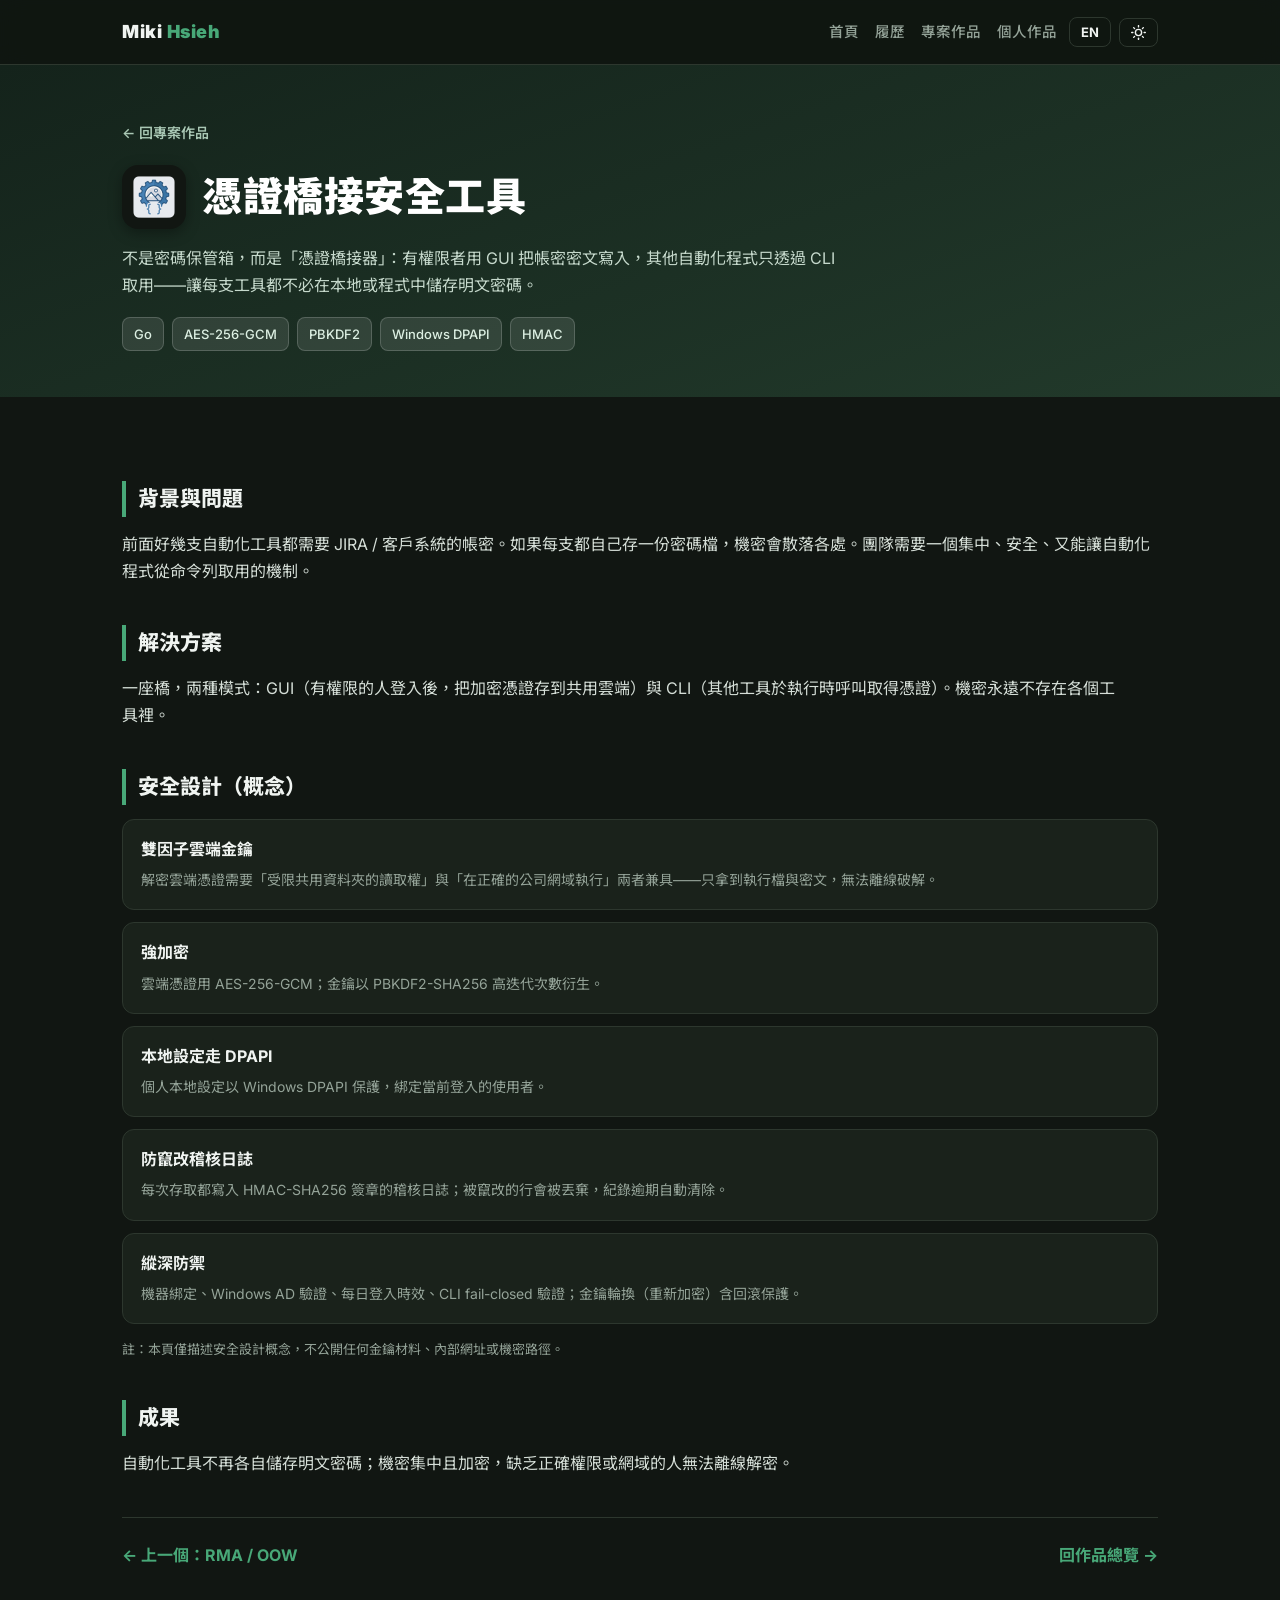
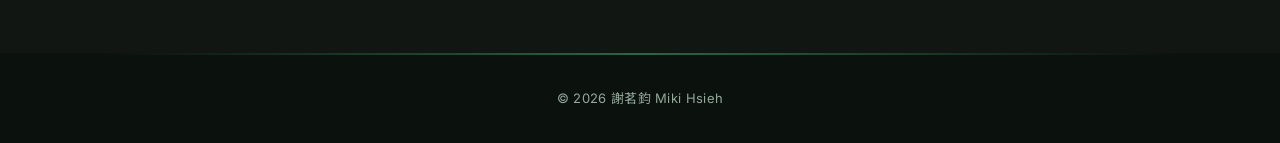
<file: project-horizon.html>
<!DOCTYPE html>
<!-- 專案詳細頁：Horizon 憑證橋接安全工具（Go）。
     注意：只描述安全「設計概念」，不公開任何金鑰材料或內部路徑。 -->
<html lang="zh-Hant" data-theme="dark" data-title-en="Credential Bridge Security Tool — Miki Hsieh">
<head>
  <meta charset="UTF-8" />
  <meta name="viewport" content="width=device-width, initial-scale=1.0" />
  <title>憑證橋接安全工具 — 謝茗鈞 Miki Hsieh</title>
  <link rel="preconnect" href="https://fonts.googleapis.com" />
  <link rel="preconnect" href="https://fonts.gstatic.com" crossorigin />
  <link href="https://fonts.googleapis.com/css2?family=Inter:wght@400;600;800&family=Noto+Sans+TC:wght@400;500;700;900&display=swap" rel="stylesheet" />
  <link rel="stylesheet" href="assets/style.css" />
</head>
<body>

  <header class="nav">
    <div class="nav-inner">
      <a href="index.html" class="brand">Miki <span>Hsieh</span></a>
      <nav class="nav-links" id="navLinks">
        <a href="index.html" data-en="Home">首頁</a>
        <a href="resume.html" data-en="Resume">履歷</a>
        <a href="projects.html" data-en="Projects">專案作品</a>
        <a href="personal.html" data-en="Personal">個人作品</a>
      </nav>
      <div class="controls">
        <button class="ctrl-btn" id="langToggle" aria-label="切換語言">EN</button>
        <button class="ctrl-btn" id="themeToggle" aria-label="切換主題">☀</button>
        <button class="ctrl-btn nav-toggle" id="navToggle" aria-label="選單">☰</button>
      </div>
    </div>
  </header>

  <section class="detail-hero">
    <div class="wrap">
      <a href="projects.html" class="back-link" data-en="← Back to projects">← 回專案作品</a>
      <div class="top">
        <img class="proj-icon" src="images/icon-horizon.png" alt="Credential Bridge" />
        <h1 data-en="Credential Bridge Security Tool">憑證橋接安全工具</h1>
      </div>
      <p class="one-liner" data-en="Not a password vault but a credential bridge: authorized people write encrypted secrets through a GUI; the other automation tools read them through a CLI only — so no tool has to manage passwords itself.">不是密碼保管箱，而是「憑證橋接器」：有權限者用 GUI 把帳密密文寫入，其他自動化程式只透過 CLI 取用——讓每支工具都不必在本地或程式中儲存明文密碼。</p>
      <div class="badges">
        <span class="chip">Go</span><span class="chip">AES-256-GCM</span><span class="chip">PBKDF2</span><span class="chip">Windows DPAPI</span><span class="chip">HMAC</span>
      </div>
    </div>
  </section>

  <section>
    <div class="wrap">

      <div class="detail-sec">
        <h2 data-en="Background & Problem">背景與問題</h2>
        <p data-en="Several automation tools all needed JIRA / client system credentials. Letting each one keep its own password file would scatter secrets everywhere. The team needed one central, secure place — that automation could still read from a command line.">前面好幾支自動化工具都需要 JIRA / 客戶系統的帳密。如果每支都自己存一份密碼檔，機密會散落各處。團隊需要一個集中、安全、又能讓自動化程式從命令列取用的機制。</p>
      </div>

      <div class="detail-sec">
        <h2 data-en="Solution">解決方案</h2>
        <p data-en="A bridge with two modes: a GUI (where authorized staff log in and save encrypted credentials to shared cloud storage) and a CLI (which other tools call to fetch a credential at runtime). Secrets are never stored inside the individual tools.">一座橋，兩種模式：GUI（有權限的人登入後，把加密憑證存到共用雲端）與 CLI（其他工具於執行時呼叫取得憑證）。機密永遠不存在各個工具裡。</p>
      </div>

      <div class="detail-sec">
        <h2 data-en="Security Design (concept)">安全設計（概念）</h2>
        <ul class="feat-list">
          <li><b data-en="Two-factor cloud key">雙因子雲端金鑰</b><span data-en="Decrypting cloud credentials requires BOTH read access to a restricted shared folder AND running on the correct corporate domain — holding the executable and the ciphertext alone is not enough to decrypt offline.">解密雲端憑證需要「受限共用資料夾的讀取權」與「在正確的公司網域執行」兩者兼具——只拿到執行檔與密文，無法離線破解。</span></li>
          <li><b data-en="Strong encryption">強加密</b><span data-en="Cloud credentials use AES-256-GCM; the key is derived with PBKDF2-SHA256 at a high iteration count.">雲端憑證用 AES-256-GCM；金鑰以 PBKDF2-SHA256 高迭代次數衍生。</span></li>
          <li><b data-en="Local secrets via DPAPI">本地設定走 DPAPI</b><span data-en="Personal local settings are protected with Windows DPAPI, bound to the current logged-in user.">個人本地設定以 Windows DPAPI 保護，綁定當前登入的使用者。</span></li>
          <li><b data-en="Tamper-evident audit log">防竄改稽核日誌</b><span data-en="Every access is written to an HMAC-SHA256-signed audit log; tampered lines are rejected and entries expire automatically.">每次存取都寫入 HMAC-SHA256 簽章的稽核日誌；被竄改的行會被丟棄，紀錄逾期自動清除。</span></li>
          <li><b data-en="Defense in depth">縱深防禦</b><span data-en="Machine binding, Windows AD authentication, a daily-login time limit, and a fail-closed CLI check; key rotation (re-encrypt) includes rollback protection.">機器綁定、Windows AD 驗證、每日登入時效、CLI fail-closed 驗證；金鑰輪換（重新加密）含回滾保護。</span></li>
        </ul>
        <p style="font-size:13px; color:var(--muted); margin-top:14px;" data-en="Note: this page describes the security design only. No key material, internal URLs or confidential paths are published.">註：本頁僅描述安全設計概念，不公開任何金鑰材料、內部網址或機密路徑。</p>
      </div>

      <div class="detail-sec">
        <h2 data-en="Outcome">成果</h2>
        <p data-en="Automation tools no longer manage passwords themselves; secrets stay centralized and encrypted, and anyone without the right access or domain cannot decrypt them offline.">自動化工具不再各自儲存明文密碼；機密集中且加密，缺乏正確權限或網域的人無法離線解密。</p>
      </div>

      <div class="prevnext">
        <a href="project-oow.html" data-en="← Prev: RMA / OOW">← 上一個：RMA / OOW</a>
        <a href="projects.html" data-en="All projects →">回作品總覽 →</a>
      </div>
    </div>
  </section>

  <footer>© <span id="year"></span> 謝茗鈞 Miki Hsieh</footer>
  <script src="assets/app.js"></script>
</body>
</html>
</file>
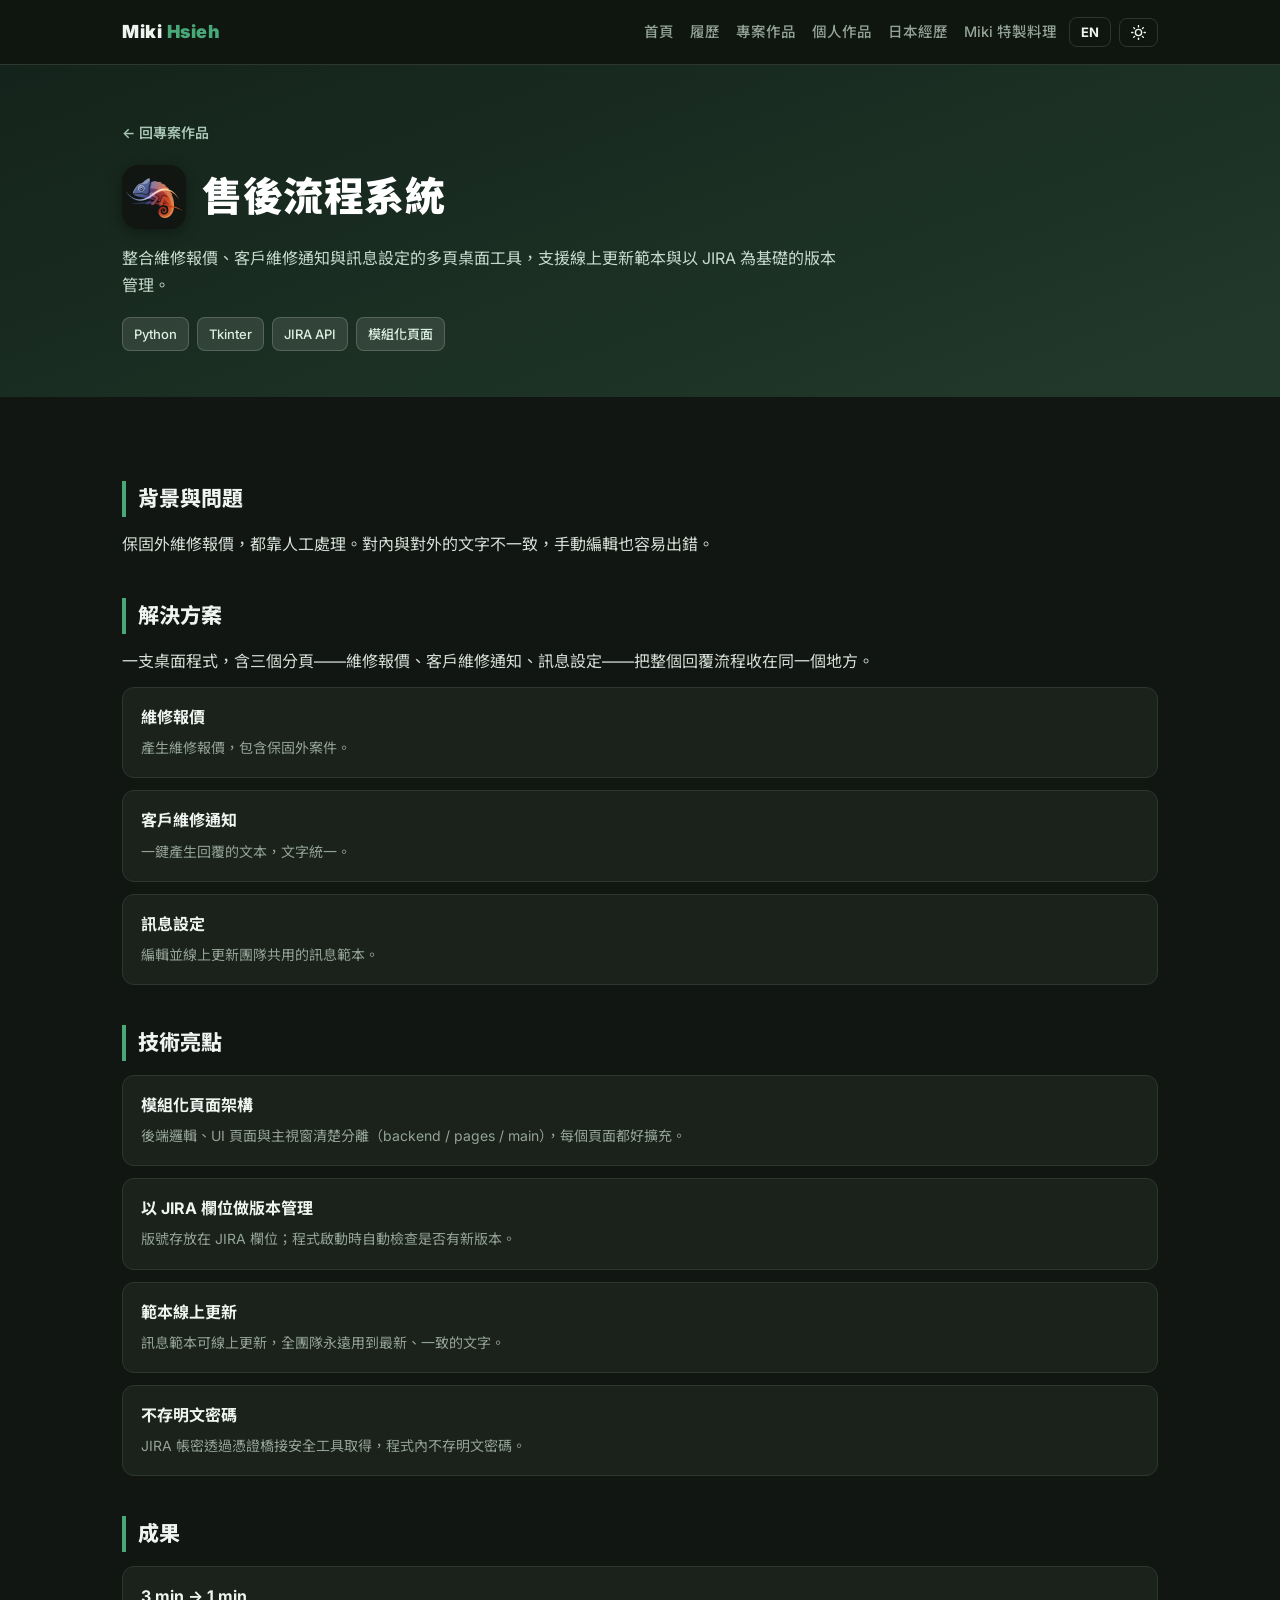
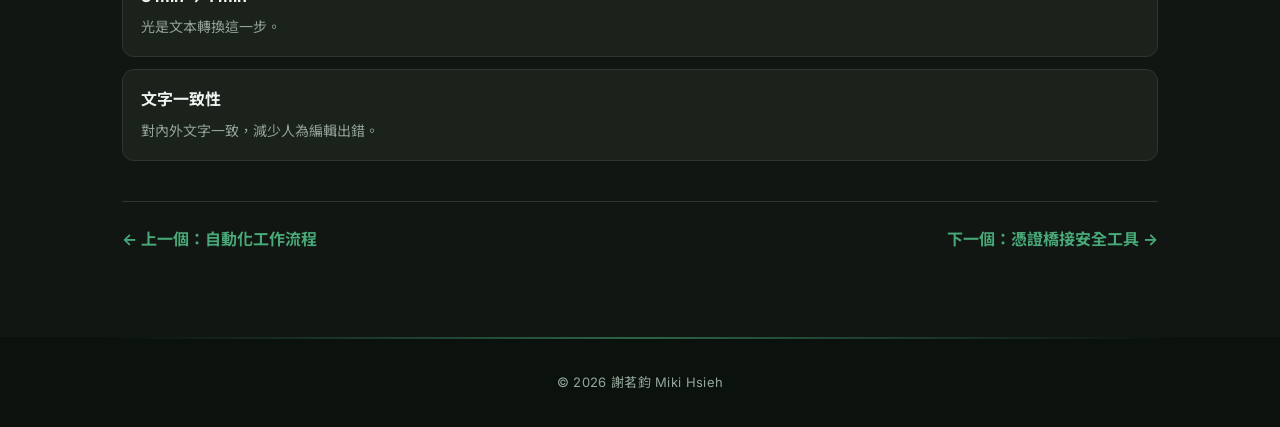
<file: project-oow.html>
<!DOCTYPE html>
<!-- 專案詳細頁：售後流程系統。 -->
<html lang="zh-Hant" data-theme="dark" data-title-en="After-sales Process Integration — Miki Hsieh">
<head>
  <meta charset="UTF-8" />
  <meta name="viewport" content="width=device-width, initial-scale=1.0" />
  <meta name="color-scheme" content="dark light" />
  <script>try{var t=localStorage.getItem('theme')||'dark';document.documentElement.setAttribute('data-theme',t);document.querySelector('meta[name="color-scheme"]').content=t;}catch(e){}</script>
  <title>售後流程系統 — 謝茗鈞 Miki Hsieh</title>
  <link rel="preconnect" href="https://fonts.googleapis.com" />
  <link rel="preconnect" href="https://fonts.gstatic.com" crossorigin />
  <link href="https://fonts.googleapis.com/css2?family=Inter:wght@400;600;800&family=Noto+Sans+TC:wght@400;500;700;900&display=swap" rel="stylesheet" />
  <link rel="stylesheet" href="assets/style.css" />
  <meta name="theme-color" content="#111612" />
  <script type="speculationrules">{"prerender":[{"where":{"href_matches":"/*.html"},"eagerness":"moderate"}]}</script>
  <link rel="icon" href="data:image/svg+xml,%3Csvg xmlns='http://www.w3.org/2000/svg' viewBox='0 0 64 64'%3E%3Crect width='64' height='64' rx='15' fill='%231b4332'/%3E%3Ctext x='32' y='45' font-family='Arial,sans-serif' font-size='36' font-weight='800' fill='%237ee8b0' text-anchor='middle'%3EM%3C/text%3E%3C/svg%3E" />
</head>
<body>
  <a href="#main-content" class="skip-link" data-en="Skip to main content">跳至主要內容</a>

  <header class="nav">
    <div class="nav-inner">
      <a href="index.html" class="brand">Miki <span>Hsieh</span></a>
      <nav class="nav-links" id="navLinks" aria-label="主導覽列">
        <a href="index.html" data-en="Home">首頁</a>
        <a href="resume.html" data-en="Resume">履歷</a>
        <a href="projects.html" data-en="Projects">專案作品</a>
        <a href="personal.html" data-en="Personal">個人作品</a>
        <a href="japan.html" data-en="Japan Experience">日本經歷</a>
        <a href="dishes.html" data-en="Miki's Dishes">Miki 特製料理</a>
      </nav>
      <div class="controls">
        <button class="ctrl-btn" id="langToggle" aria-label="切換語言" aria-pressed="false">EN</button>
        <button class="ctrl-btn" id="themeToggle" aria-label="切換主題" aria-pressed="false">☀</button>
        <button class="ctrl-btn nav-toggle" id="navToggle" aria-label="選單" aria-expanded="false" aria-controls="navLinks">☰</button>
      </div>
    </div>
  </header>

  <main id="main-content">
  <section class="detail-hero">
    <div class="wrap">
      <a href="projects.html" class="back-link" data-en="← Back to projects">← 回專案作品</a>
      <div class="top">
        <img class="proj-icon" src="images/icon-oow.png" alt="OOW Process" />
        <h1 data-en="After-sales Process Integration">售後流程系統</h1>
      </div>
      <p class="one-liner" data-en="A multi-page desktop tool that integrates repair quoting, client LINE notifications (image + text), and message settings — with online-updatable templates and JIRA-based version control.">整合維修報價、客戶維修通知與訊息設定的多頁桌面工具，支援線上更新範本與以 JIRA 為基礎的版本管理。</p>
      <div class="badges">
        <span class="chip">Python</span><span class="chip">Tkinter</span><span class="chip">JIRA API</span><span class="chip" data-en="Modular pages">模組化頁面</span>
      </div>
    </div>
  </section>

  <section>
    <div class="wrap">

      <div class="detail-sec">
        <h2 data-en="Background & Problem">背景與問題</h2>
        <p data-en="Out-of-warranty (OOW) repair quotes and the daily loaner-unit reply notifications were handled by hand. Wording was inconsistent between internal and customer-facing channels, and manual edits were error-prone.">保固外維修報價，都靠人工處理。對內與對外的文字不一致，手動編輯也容易出錯。</p>
      </div>

      <div class="detail-sec">
        <h2 data-en="Solution">解決方案</h2>
        <p data-en="A single desktop app with three pages — Repair Quote, Client Repair Notification, and Message Settings — so the whole RMA reply flow lives in one place.">一支桌面程式，含三個分頁——維修報價、客戶維修通知、訊息設定——把整個回覆流程收在同一個地方。</p>
        <ul class="feat-list">
          <li><b data-en="Repair Quote page">維修報價</b><span data-en="Generates repair quotes, including out-of-warranty (OOW) cases.">產生維修報價，包含保固外案件。</span></li>
          <li><b data-en="Client Notification page">客戶維修通知</b><span data-en="One-click image + text generation for daily loaner-unit replies, with unified wording.">一鍵產生回覆的文本，文字統一。</span></li>
          <li><b data-en="Message Settings page">訊息設定</b><span data-en="Edit and online-update the message templates shared by the team.">編輯並線上更新團隊共用的訊息範本。</span></li>
        </ul>
      </div>

      <div class="detail-sec">
        <h2 data-en="Technical Highlights">技術亮點</h2>
        <ul class="feat-list">
          <li><b data-en="Modular page architecture">模組化頁面架構</b><span data-en="Backend logic, UI pages and the main window are cleanly separated (backend / pages / main), making each page easy to extend.">後端邏輯、UI 頁面與主視窗清楚分離（backend / pages / main），每個頁面都好擴充。</span></li>
          <li><b data-en="JIRA-based version control">以 JIRA 欄位做版本管理</b><span data-en="The version number is stored in a JIRA field; on launch the app checks for updates automatically.">版號存放在 JIRA 欄位；程式啟動時自動檢查是否有新版本。</span></li>
          <li><b data-en="Online template updates">範本線上更新</b><span data-en="Message templates can be updated online so the whole team always uses the latest, consistent wording.">訊息範本可線上更新，全團隊永遠用到最新、一致的文字。</span></li>
          <li><b data-en="No plaintext passwords stored">不存明文密碼</b><span data-en="JIRA credentials are obtained through the credential bridge security tool; the app stores no plaintext passwords.">JIRA 帳密透過憑證橋接安全工具取得，程式內不存明文密碼。</span></li>
        </ul>
      </div>

      <div class="detail-sec">
        <h2 data-en="Outcome">成果</h2>
        <ul class="feat-list">
          <li><b>3 min → 1 min</b><span data-en="Text conversion step alone.">光是文本轉換這一步。</span></li>
          <li><b data-en="Consistent wording">文字一致性</b><span data-en="Wording became consistent across internal and customer channels, reducing human errors.">對內外文字一致，減少人為編輯出錯。</span></li>
        </ul>
      </div>

      <div class="prevnext">
        <a href="project-carmax.html" data-en="← Prev: Auto Workflow">← 上一個：自動化工作流程</a>
        <a href="project-credential-bridge.html" data-en="Next: Credential Bridge →">下一個：憑證橋接安全工具 →</a>
      </div>
    </div>
  </section>
  </main>

  <footer>© <span id="year"></span> 謝茗鈞 Miki Hsieh</footer>
  <script src="assets/app.js"></script>
</body>
</html>
</file>
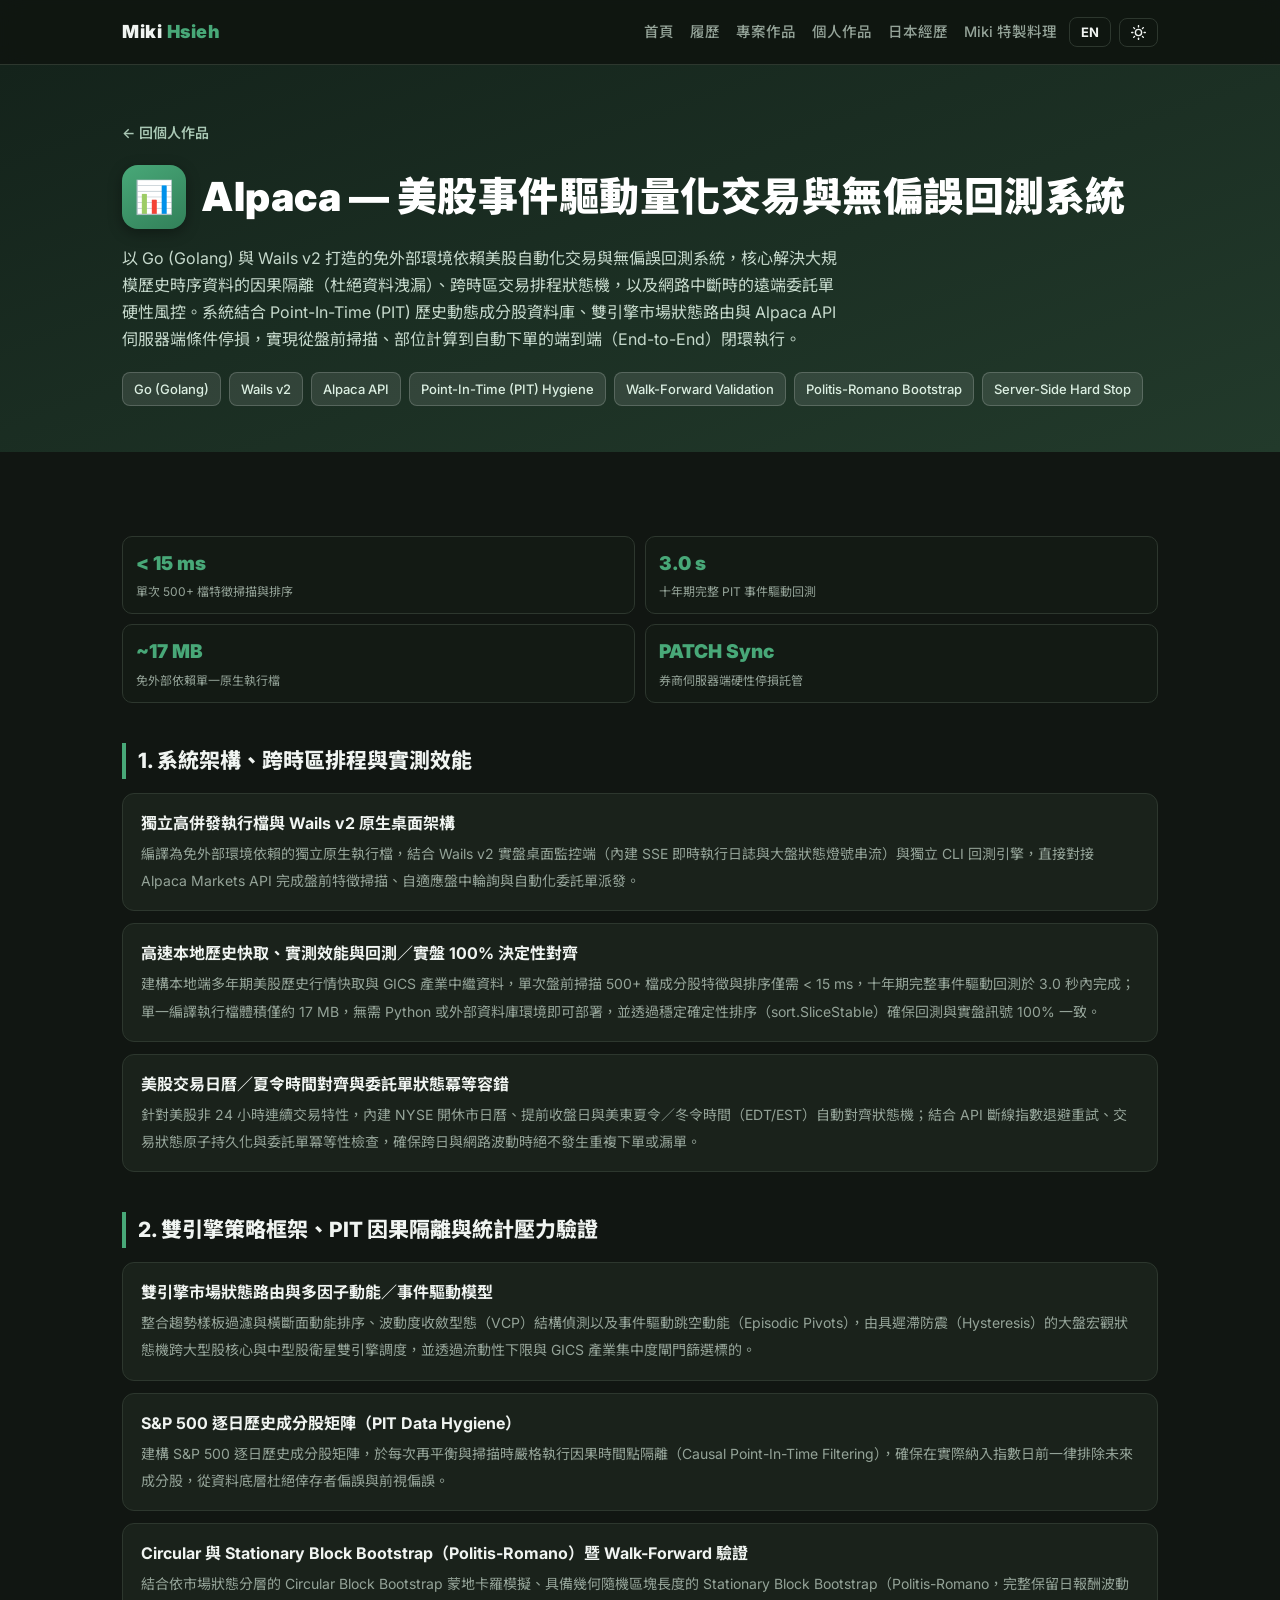
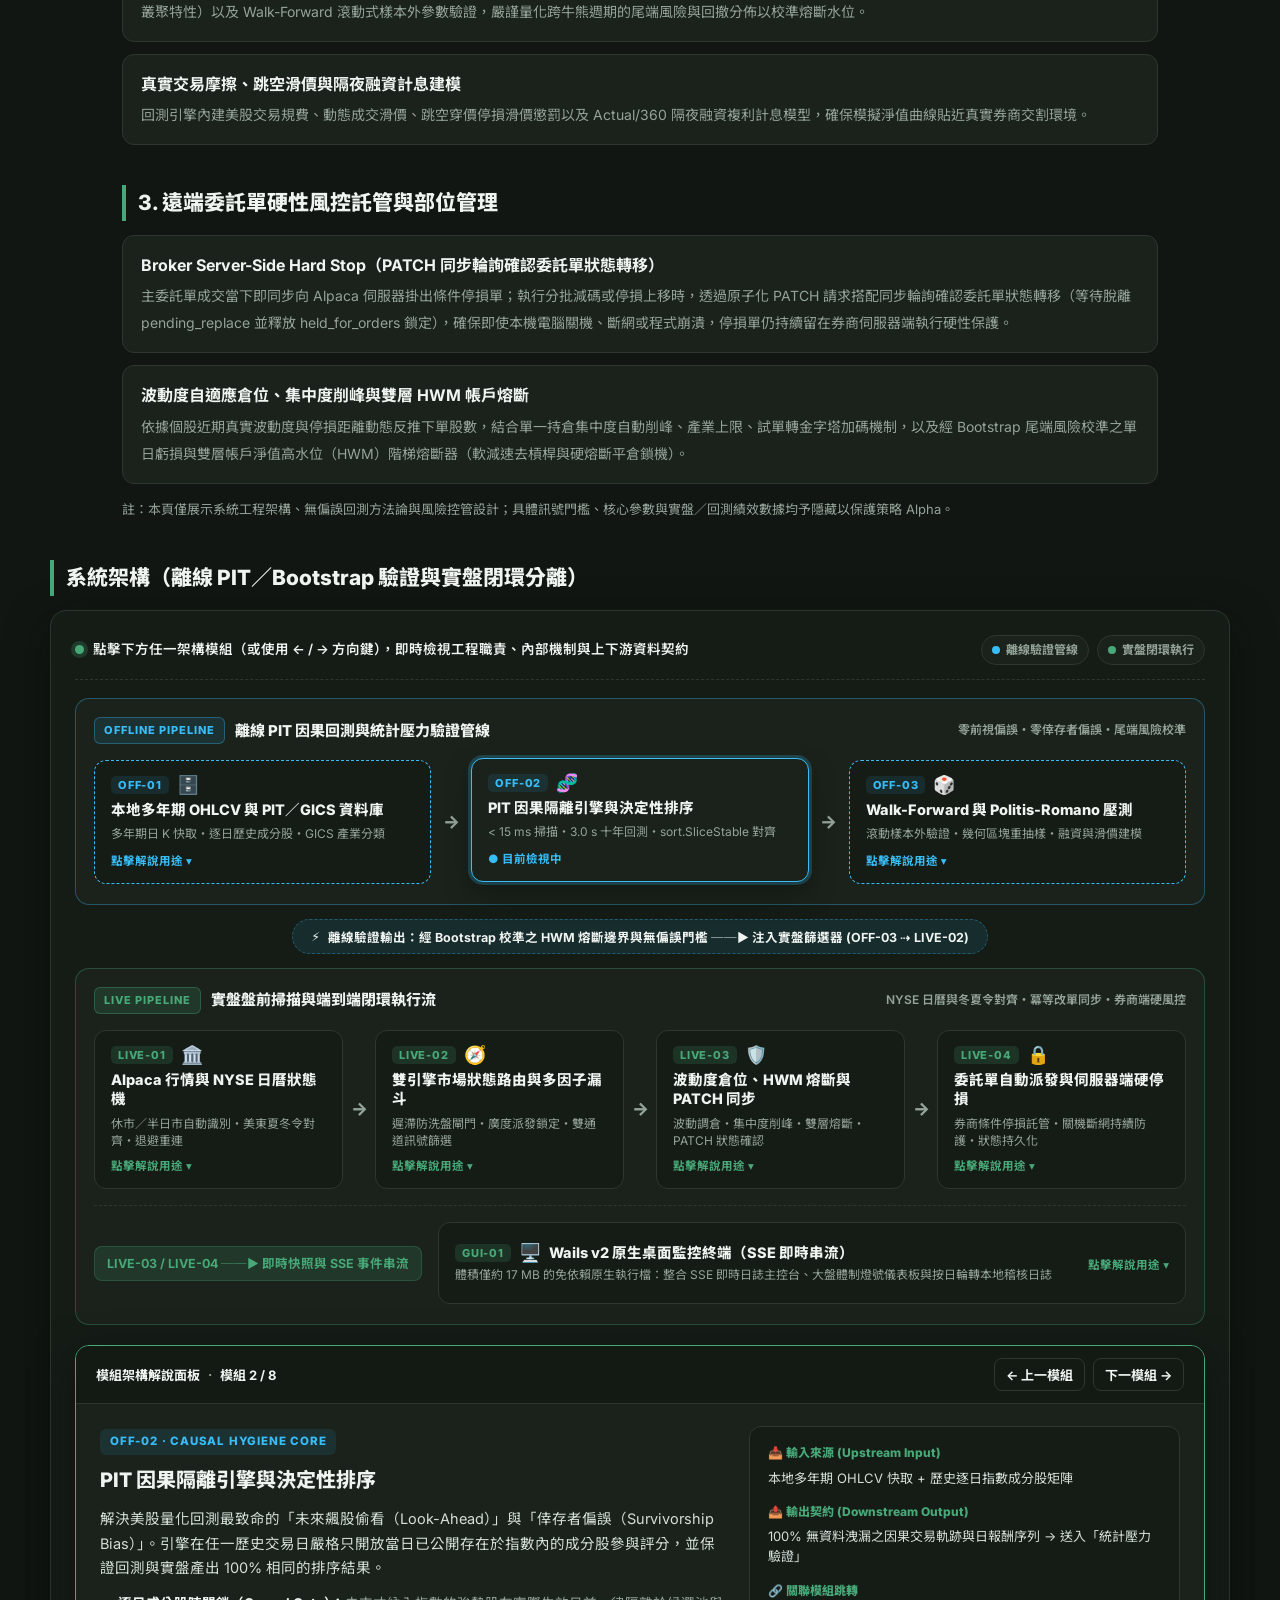
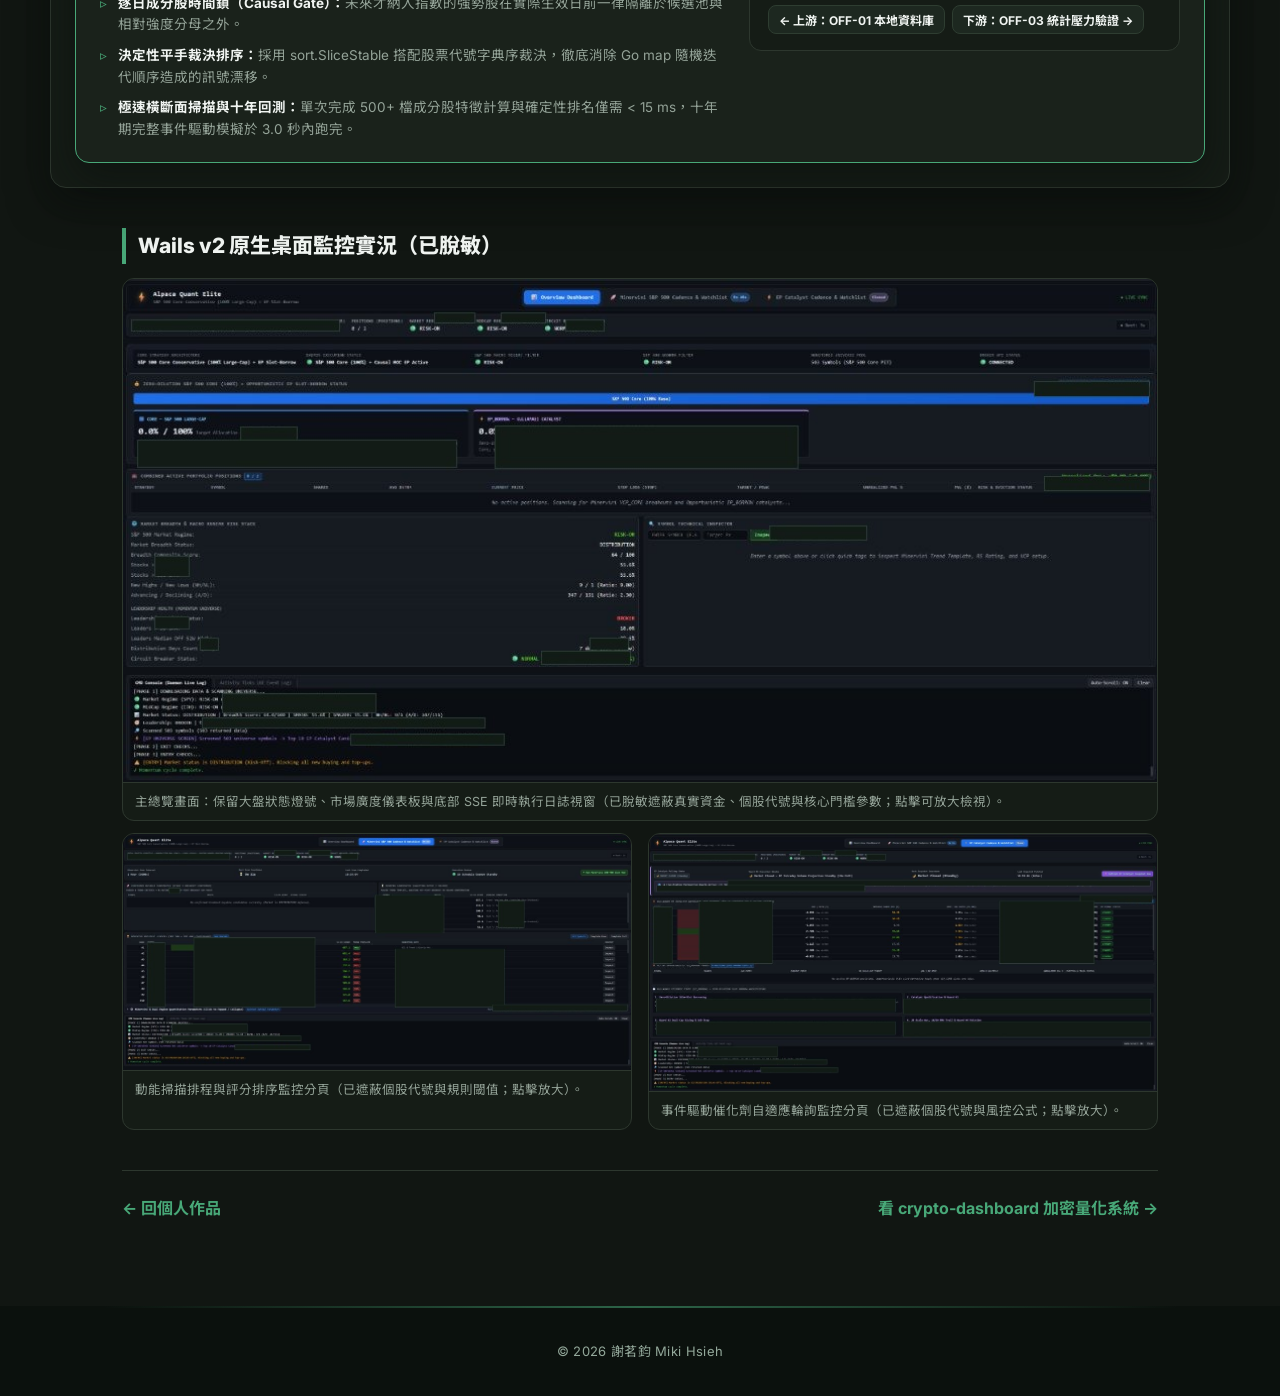
<file: project-stock.html>
<!DOCTYPE html>
<!-- 個人專案詳細頁：Alpaca 美股事件驅動量化交易與無偏誤回測系統（Go + Wails v2）。
     僅呈現工程架構、無偏誤回測方法論與風險控管設計；核心參數與實盤/回測指標數據均予以隱藏。 -->
<html lang="zh-Hant" data-theme="dark" data-title-en="Alpaca — US Equities Algorithmic Trading &amp; PIT Backtesting Engine — Miki Hsieh">
<head>
  <meta charset="UTF-8" />
  <meta name="viewport" content="width=device-width, initial-scale=1.0" />
  <meta name="color-scheme" content="dark light" />
  <script>try{var t=localStorage.getItem('theme')||'dark';document.documentElement.setAttribute('data-theme',t);document.querySelector('meta[name="color-scheme"]').content=t;}catch(e){}</script>
  <title>Alpaca — 美股事件驅動量化交易與無偏誤回測系統 — 謝茗鈞 Miki Hsieh</title>
  <link rel="preconnect" href="https://fonts.googleapis.com" />
  <link rel="preconnect" href="https://fonts.gstatic.com" crossorigin />
  <link href="https://fonts.googleapis.com/css2?family=Inter:wght@400;600;800&family=Noto+Sans+TC:wght@400;500;700;900&display=swap" rel="stylesheet" />
  <link rel="stylesheet" href="assets/style.css" />
  <meta name="theme-color" content="#111612" />
  <script type="speculationrules">{"prerender":[{"where":{"href_matches":"/*.html"},"eagerness":"moderate"}]}</script>
  <link rel="icon" href="data:image/svg+xml,%3Csvg xmlns='http://www.w3.org/2000/svg' viewBox='0 0 64 64'%3E%3Crect width='64' height='64' rx='15' fill='%231b4332'/%3E%3Ctext x='32' y='45' font-family='Arial,sans-serif' font-size='36' font-weight='800' fill='%237ee8b0' text-anchor='middle'%3EM%3C/text%3E%3C/svg%3E" />
  <style>
    /* ===== Interactive System Architecture Explorer (project-stock.html) ===== */
    .arch-wide {
      --off-accent: #38bdf8;
      --off-bg: rgba(56, 189, 248, 0.10);
      --off-line: rgba(56, 189, 248, 0.34);
      width: 100%;
    }
    :root[data-theme="light"] .arch-wide {
      --off-accent: #0284c7;
      --off-bg: rgba(2, 132, 199, 0.08);
      --off-line: rgba(2, 132, 199, 0.30);
    }
    @media (min-width: 1120px) {
      .arch-wide {
        width: min(1180px, calc(100vw - 44px));
        margin-left: 50%;
        transform: translateX(-50%);
      }
    }
    .arch-board {
      background: var(--bg-2);
      border: 1px solid var(--line);
      border-radius: 16px;
      padding: 24px;
      box-shadow: var(--shadow);
    }
    .arch-hint-bar {
      display: flex;
      justify-content: space-between;
      align-items: center;
      flex-wrap: wrap;
      gap: 12px;
      margin-bottom: 18px;
      padding-bottom: 14px;
      border-bottom: 1px dashed var(--line);
    }
    .arch-hint-text {
      display: inline-flex;
      align-items: center;
      gap: 9px;
      font-size: 13.5px;
      font-weight: 600;
      color: var(--ink);
    }
    .arch-pulse {
      width: 9px;
      height: 9px;
      border-radius: 50%;
      background: var(--accent);
      box-shadow: 0 0 0 4px rgba(72, 168, 120, 0.22);
      flex: none;
    }
    .arch-legends {
      display: flex;
      flex-wrap: wrap;
      gap: 8px;
    }
    .arch-legend {
      display: inline-flex;
      align-items: center;
      gap: 6px;
      font-size: 12px;
      font-weight: 700;
      padding: 4px 10px;
      border-radius: 999px;
      border: 1px solid var(--line);
      background: var(--card);
      color: var(--muted);
    }
    .arch-legend i {
      width: 8px;
      height: 8px;
      border-radius: 50%;
      display: inline-block;
    }
    .arch-lane {
      background: var(--card);
      border: 1px solid var(--line);
      border-radius: 14px;
      padding: 18px 18px 20px;
    }
    .arch-lane.offline {
      border-color: var(--off-line);
    }
    .arch-lane.live {
      border-color: rgba(72, 168, 120, 0.34);
    }
    .arch-lane-head {
      display: flex;
      justify-content: space-between;
      align-items: center;
      flex-wrap: wrap;
      gap: 10px;
      margin-bottom: 16px;
    }
    .arch-lane-title-wrap {
      display: flex;
      align-items: center;
      gap: 10px;
      flex-wrap: wrap;
    }
    .arch-lane-badge {
      font-size: 11px;
      font-weight: 800;
      letter-spacing: 1px;
      text-transform: uppercase;
      padding: 3px 9px;
      border-radius: 6px;
    }
    .arch-lane.offline .arch-lane-badge {
      background: var(--off-bg);
      color: var(--off-accent);
      border: 1px solid var(--off-line);
    }
    .arch-lane.live .arch-lane-badge {
      background: var(--badge-bg);
      color: var(--accent);
      border: 1px solid rgba(72, 168, 120, 0.35);
    }
    .arch-lane-title {
      font-size: 15px;
      font-weight: 800;
      color: var(--ink);
    }
    .arch-lane-trait {
      font-size: 12px;
      color: var(--muted);
      font-weight: 600;
    }
    .arch-grid-3 {
      display: grid;
      grid-template-columns: minmax(0, 1fr) 28px minmax(0, 1fr) 28px minmax(0, 1fr);
      align-items: stretch;
      gap: 6px;
    }
    .arch-grid-4 {
      display: grid;
      grid-template-columns: minmax(0, 1fr) 24px minmax(0, 1fr) 24px minmax(0, 1fr) 24px minmax(0, 1fr);
      align-items: stretch;
      gap: 4px;
    }
    .arch-arrow {
      display: flex;
      align-items: center;
      justify-content: center;
      color: var(--muted);
      font-size: 18px;
      font-weight: 800;
      user-select: none;
    }
    .arch-node {
      font-family: inherit;
      text-align: left;
      cursor: pointer;
      width: 100%;
      min-height: 124px;
      padding: 15px 16px;
      border-radius: 12px;
      border: 1.5px solid var(--line);
      background: var(--bg-2);
      color: var(--text);
      display: flex;
      flex-direction: column;
      gap: 6px;
      transition: transform .16s ease, border-color .18s ease, box-shadow .18s ease, background .18s ease;
    }
    .arch-node:hover {
      transform: translateY(-3px);
      border-color: var(--accent);
      box-shadow: 0 10px 24px rgba(0, 0, 0, 0.24);
    }
    .arch-node[data-lane="offline"]:hover {
      border-color: var(--off-accent);
    }
    .arch-node.linked {
      border-style: dashed;
      border-color: var(--accent-2);
    }
    .arch-node[data-lane="offline"].linked {
      border-color: var(--off-accent);
    }
    .arch-node.active {
      background: var(--card);
      border-style: solid;
      border-color: var(--accent);
      box-shadow: 0 0 0 3px rgba(72, 168, 120, 0.22), 0 12px 28px rgba(0, 0, 0, 0.28);
      transform: translateY(-2px);
    }
    .arch-node[data-lane="offline"].active {
      border-color: var(--off-accent);
      box-shadow: 0 0 0 3px rgba(56, 189, 248, 0.22), 0 12px 28px rgba(0, 0, 0, 0.28);
    }
    .arch-node-top {
      display: flex;
      align-items: center;
      justify-content: space-between;
      gap: 8px;
    }
    .arch-node-code {
      font-size: 11px;
      font-weight: 800;
      letter-spacing: .8px;
      padding: 2px 7px;
      border-radius: 5px;
      background: var(--badge-bg);
      color: var(--accent);
    }
    .arch-node[data-lane="offline"] .arch-node-code {
      background: var(--off-bg);
      color: var(--off-accent);
    }
    .arch-node-ic {
      font-size: 18px;
      line-height: 1;
    }
    .arch-node-title {
      font-size: 14.5px;
      font-weight: 800;
      color: var(--ink);
      line-height: 1.35;
    }
    .arch-node-sub {
      font-size: 12px;
      color: var(--muted);
      line-height: 1.45;
      flex: 1;
    }
    .arch-node-cta {
      font-size: 11.5px;
      font-weight: 700;
      color: var(--accent);
      margin-top: 2px;
    }
    .arch-node[data-lane="offline"] .arch-node-cta {
      color: var(--off-accent);
    }
    .arch-node .cta-on { display: none; }
    .arch-node.active .cta-idle { display: none; }
    .arch-node.active .cta-on { display: inline; }

    .arch-bridge-wrap {
      display: flex;
      justify-content: center;
      margin: 14px 0;
    }
    .arch-bridge {
      font-family: inherit;
      cursor: pointer;
      display: inline-flex;
      align-items: center;
      gap: 8px;
      padding: 7px 18px;
      border-radius: 999px;
      border: 1px dashed var(--off-line);
      background: var(--off-bg);
      color: var(--ink);
      font-size: 12.5px;
      font-weight: 700;
      transition: transform .15s ease, border-color .2s ease;
    }
    .arch-bridge:hover {
      transform: translateY(-1px);
      border-color: var(--off-accent);
    }
    .arch-sink-row {
      margin-top: 16px;
      padding-top: 16px;
      border-top: 1px dashed var(--line);
      display: grid;
      grid-template-columns: auto 1fr;
      align-items: center;
      gap: 16px;
    }
    .arch-sink-label {
      font-size: 12.5px;
      font-weight: 700;
      color: var(--accent);
      white-space: nowrap;
      padding: 6px 12px;
      border-radius: 8px;
      background: var(--badge-bg);
      border: 1px solid rgba(72, 168, 120, 0.25);
    }
    .arch-node.sink {
      min-height: 82px;
      flex-direction: row;
      align-items: center;
      justify-content: space-between;
      gap: 16px;
    }
    .arch-node.sink .arch-node-main {
      display: flex;
      flex-direction: column;
      gap: 4px;
      flex: 1;
    }
    .arch-inspector {
      margin-top: 20px;
      border: 1.5px solid var(--accent);
      border-radius: 14px;
      background: var(--card);
      overflow: hidden;
      box-shadow: var(--shadow);
    }
    .arch-insp-bar {
      background: var(--sidebar);
      padding: 12px 20px;
      border-bottom: 1px solid var(--line);
      display: flex;
      justify-content: space-between;
      align-items: center;
      flex-wrap: wrap;
      gap: 10px;
    }
    .arch-insp-status {
      display: inline-flex;
      align-items: center;
      gap: 8px;
      font-size: 13px;
      font-weight: 700;
      color: var(--ink);
    }
    .arch-insp-nav {
      display: flex;
      gap: 8px;
    }
    .arch-detail-pane {
      padding: 22px 24px;
      display: grid;
      grid-template-columns: 1.45fr 1fr;
      gap: 24px;
      align-items: start;
    }
    .arch-detail-pane[hidden] {
      display: none;
    }
    .arch-det-badge {
      display: inline-block;
      font-size: 11.5px;
      font-weight: 800;
      letter-spacing: .8px;
      padding: 3px 10px;
      border-radius: 6px;
      background: var(--badge-bg);
      color: var(--accent);
      margin-bottom: 8px;
    }
    .arch-det-badge.offline {
      background: var(--off-bg);
      color: var(--off-accent);
    }
    .arch-detail-pane h3 {
      font-size: 20px;
      font-weight: 800;
      color: var(--ink);
      margin-bottom: 10px;
    }
    .arch-det-purpose {
      font-size: 14.5px;
      color: var(--text);
      line-height: 1.7;
      margin-bottom: 14px;
    }
    .arch-mech-list {
      list-style: none;
      display: grid;
      gap: 9px;
      margin: 0;
      padding: 0;
    }
    .arch-mech-list li {
      position: relative;
      padding-left: 18px;
      font-size: 13.5px;
      color: var(--muted);
      line-height: 1.6;
    }
    .arch-mech-list li::before {
      content: "▹";
      position: absolute;
      left: 0;
      color: var(--accent);
      font-weight: 800;
    }
    .arch-mech-list li b {
      color: var(--ink);
    }
    .arch-io-box {
      background: var(--bg-2);
      border: 1px solid var(--line);
      border-radius: 12px;
      padding: 16px 18px;
      display: flex;
      flex-direction: column;
      gap: 14px;
    }
    .arch-io-row .arch-io-k {
      font-size: 12px;
      font-weight: 800;
      color: var(--accent);
      margin-bottom: 4px;
    }
    .arch-io-row .arch-io-v {
      font-size: 13px;
      color: var(--text);
      line-height: 1.55;
    }
    .arch-jump-row {
      display: flex;
      flex-wrap: wrap;
      gap: 7px;
      margin-top: 4px;
    }
    .arch-jump-chip {
      font-family: inherit;
      cursor: pointer;
      font-size: 12px;
      font-weight: 700;
      padding: 5px 10px;
      border-radius: 8px;
      border: 1px solid var(--chip-line);
      background: var(--chip-bg);
      color: var(--ink);
      transition: border-color .15s, color .15s, background .15s;
    }
    .arch-jump-chip:hover {
      border-color: var(--accent);
      color: var(--accent);
      background: var(--badge-bg);
    }
    @media (max-width: 960px) {
      .arch-board { padding: 16px; }
      .arch-grid-3, .arch-grid-4 {
        grid-template-columns: 1fr;
        gap: 6px;
      }
      .arch-arrow {
        padding: 2px 0;
        transform: rotate(90deg);
      }
      .arch-sink-row {
        grid-template-columns: 1fr;
        gap: 10px;
      }
      .arch-node.sink {
        flex-direction: column;
        align-items: flex-start;
      }
      .arch-detail-pane {
        grid-template-columns: 1fr;
        padding: 18px;
      }
    }
    @media print {
      .arch-wide { width: 100% !important; margin-left: 0 !important; transform: none !important; }
    }
  </style>
</head>
<body>
  <a href="#main-content" class="skip-link" data-en="Skip to main content">跳至主要內容</a>

  <header class="nav">
    <div class="nav-inner">
      <a href="index.html" class="brand">Miki <span>Hsieh</span></a>
      <nav class="nav-links" id="navLinks" aria-label="主導覽列">
        <a href="index.html" data-en="Home">首頁</a>
        <a href="resume.html" data-en="Resume">履歷</a>
        <a href="projects.html" data-en="Projects">專案作品</a>
        <a href="personal.html" data-en="Personal">個人作品</a>
        <a href="japan.html" data-en="Japan Experience">日本經歷</a>
        <a href="dishes.html" data-en="Miki's Dishes">Miki 特製料理</a>
      </nav>
      <div class="controls">
        <button class="ctrl-btn" id="langToggle" aria-label="切換語言" aria-pressed="false">EN</button>
        <button class="ctrl-btn" id="themeToggle" aria-label="切換主題" aria-pressed="false">☀</button>
        <button class="ctrl-btn nav-toggle" id="navToggle" aria-label="選單" aria-expanded="false" aria-controls="navLinks">☰</button>
      </div>
    </div>
  </header>

  <main id="main-content">
  <section class="detail-hero">
    <div class="wrap">
      <a href="personal.html" class="back-link" data-en="← Back to Personal Works">← 回個人作品</a>
      <div class="top">
        <div class="proj-icon" style="display:flex;align-items:center;justify-content:center;font-size:32px;background:linear-gradient(150deg,var(--accent),var(--accent-d));">📊</div>
        <h1 data-en="Alpaca — US Equities Algorithmic Trading &amp; PIT Backtesting Engine">Alpaca — 美股事件驅動量化交易與無偏誤回測系統</h1>
      </div>
      <p class="one-liner" data-en="A self-contained US equities automated trading and bias-free backtesting system built with Go (Golang) and Wails v2 — engineered to solve causal isolation across large-scale historical time series (preventing data leakage), cross-timezone NYSE/DST scheduling state machines, and remote broker-hosted hard risk custody under local outages. Integrates a Point-In-Time (PIT) dynamic constituent store, dual-engine regime routing, and Alpaca API server-side conditional stops for end-to-end closed-loop execution.">以 Go (Golang) 與 Wails v2 打造的免外部環境依賴美股自動化交易與無偏誤回測系統，核心解決大規模歷史時序資料的因果隔離（杜絕資料洩漏）、跨時區交易排程狀態機，以及網路中斷時的遠端委託單硬性風控。系統結合 Point-In-Time (PIT) 歷史動態成分股資料庫、雙引擎市場狀態路由與 Alpaca API 伺服器端條件停損，實現從盤前掃描、部位計算到自動下單的端到端（End-to-End）閉環執行。</p>
      <div class="badges">
        <span class="chip">Go (Golang)</span>
        <span class="chip">Wails v2</span>
        <span class="chip">Alpaca API</span>
        <span class="chip">Point-In-Time (PIT) Hygiene</span>
        <span class="chip">Walk-Forward Validation</span>
        <span class="chip">Politis-Romano Bootstrap</span>
        <span class="chip">Server-Side Hard Stop</span>
      </div>
    </div>
  </section>

  <section>
    <div class="wrap">

      <div class="ach" style="margin-bottom:40px;">
        <div class="item"><div class="n">&lt; 15 ms</div><div class="t" data-en="500+ constituent scan &amp; parity sort">單次 500+ 檔特徵掃描與排序</div></div>
        <div class="item"><div class="n">3.0 s</div><div class="t" data-en="10-year causal PIT event-driven backtest">十年期完整 PIT 事件驅動回測</div></div>
        <div class="item"><div class="n">~17 MB</div><div class="t" data-en="Zero-dep Go + Wails v2 native binary">免外部依賴單一原生執行檔</div></div>
        <div class="item"><div class="n">PATCH Sync</div><div class="t" data-en="Broker server-side hard stop custody">券商伺服器端硬性停損託管</div></div>
      </div>

      <div class="detail-sec">
        <h2 data-en="1. System Architecture, Cross-Timezone Scheduling &amp; Benchmarks">1. 系統架構、跨時區排程與實測效能</h2>
        <ul class="feat-list">
          <li>
            <b data-en="Self-Contained Go Engine &amp; Wails v2 Native Desktop GUI">獨立高併發執行檔與 Wails v2 原生桌面架構</b>
            <span data-en="Compiled into self-contained native binaries with zero external runtime dependencies — pairing a Wails v2 live desktop terminal (with real-time SSE log and regime status streaming) and a standalone CLI backtesting engine interfacing directly with the Alpaca Markets API.">編譯為免外部環境依賴的獨立原生執行檔，結合 Wails v2 實盤桌面監控端（內建 SSE 即時執行日誌與大盤狀態燈號串流）與獨立 CLI 回測引擎，直接對接 Alpaca Markets API 完成盤前特徵掃描、自適應盤中輪詢與自動化委託單派發。</span>
          </li>
          <li>
            <b data-en="Local Historical Cache, GICS Metadata &amp; Measured Throughput">高速本地歷史快取、實測效能與回測／實盤 100% 決定性對齊</b>
            <span data-en="Built a local multi-year US equities OHLCV cache paired with historical constituent and GICS sector metadata: scanning and ranking 500+ constituents runs in &lt; 15 ms, a full 10-year event-driven backtest completes in 3.0 seconds, and the single native binary weighs ~17 MB with zero Python or database dependencies — while sort.SliceStable tie-breaking enforces 100% deterministic parity.">建構本地端多年期美股歷史行情快取與 GICS 產業中繼資料，單次盤前掃描 500+ 檔成分股特徵與排序僅需 &lt; 15 ms，十年期完整事件驅動回測於 3.0 秒內完成；單一編譯執行檔體積僅約 17 MB，無需 Python 或外部資料庫環境即可部署，並透過穩定確定性排序（sort.SliceStable）確保回測與實盤訊號 100% 一致。</span>
          </li>
          <li>
            <b data-en="NYSE Calendar / DST State Machine &amp; Order-State Idempotency">美股交易日曆／夏令時間對齊與委託單狀態冪等容錯</b>
            <span data-en="Designed for non-24-hour equity sessions with built-in NYSE holiday, early-close, and US Eastern EDT/EST alignment, exponential-backoff API retries, atomic state persistence, and synchronous order-replacement polling to eliminate duplicate orders, dropped fills, or locked shares.">針對美股非 24 小時連續交易特性，內建 NYSE 開休市日曆、提前收盤日與美東夏令／冬令時間（EDT/EST）自動對齊狀態機；結合 API 斷線指數退避重試、交易狀態原子持久化與委託單冪等性檢查，確保跨日與網路波動時絕不發生重複下單或漏單。</span>
          </li>
        </ul>
      </div>

      <div class="detail-sec">
        <h2 data-en="2. Causal PIT Data Hygiene &amp; Statistical Stress Validation">2. 雙引擎策略框架、PIT 因果隔離與統計壓力驗證</h2>
        <ul class="feat-list">
          <li>
            <b data-en="Dual-Engine Regime Routing &amp; Multi-Factor / Event-Driven Model">雙引擎市場狀態路由與多因子動能／事件驅動模型</b>
            <span data-en="Integrates trend-template qualification and cross-sectional momentum ranking with Volatility Contraction Pattern (VCP) contraction detection and Episodic Pivot (EP) catalyst gap qualification, governed by a sticky-hysteresis macro-regime state machine across Large-Cap Core and Mid-Cap Satellite universes with liquidity and GICS sector gates.">整合趨勢樣板過濾與橫斷面動能排序、波動度收斂型態（VCP）結構偵測以及事件驅動跳空動能（Episodic Pivots），由具遲滯防震（Hysteresis）的大盤宏觀狀態機跨大型股核心與中型股衛星雙引擎調度，並透過流動性下限與 GICS 產業集中度閘門篩選標的。</span>
          </li>
          <li>
            <b data-en="Daily S&amp;P 500 PIT Constituent Matrix (Bias Hygiene)">S&amp;P 500 逐日歷史成分股矩陣（PIT Data Hygiene）</b>
            <span data-en="Constructed a historical daily S&amp;P 500 constituent membership matrix enforcing strict causal point-in-time filtering on every rebalance and scan date so future index additions are excluded prior to actual inclusion, eliminating survivorship and look-ahead bias at the source.">建構 S&amp;P 500 逐日歷史成分股矩陣，於每次再平衡與掃描時嚴格執行因果時間點隔離（Causal Point-In-Time Filtering），確保在實際納入指數日前一律排除未來成分股，從資料底層杜絕倖存者偏誤與前視偏誤。</span>
          </li>
          <li>
            <b data-en="Walk-Forward, Circular &amp; Stationary Block Bootstrap (Politis-Romano)">Circular 與 Stationary Block Bootstrap（Politis-Romano）暨 Walk-Forward 驗證</b>
            <span data-en="Combines regime-conditioned Circular Block Bootstrap Monte Carlo simulation and Stationary Block Bootstrap (Politis-Romano geometric block daily-return resampling preserving volatility clustering) with Walk-Forward out-of-sample parameter validation to quantify tail risk and drawdown distributions across bull-bear cycles.">結合依市場狀態分層的 Circular Block Bootstrap 蒙地卡羅模擬、具備幾何隨機區塊長度的 Stationary Block Bootstrap（Politis-Romano，完整保留日報酬波動叢聚特性）以及 Walk-Forward 滾動式樣本外參數驗證，嚴謹量化跨牛熊週期的尾端風險與回撤分佈以校準熔斷水位。</span>
          </li>
          <li>
            <b data-en="Realistic Execution Friction, Gap Slippage &amp; Margin Accrual">真實交易摩擦、跳空滑價與隔夜融資計息建模</b>
            <span data-en="Models US regulatory execution fees, dynamic slippage penalties, adverse gap-through stop slippage, and Actual/360 compounded overnight margin interest directly inside the simulation engine so backtest equity trajectories reflect realistic broker settlement.">回測引擎內建美股交易規費、動態成交滑價、跳空穿價停損滑價懲罰以及 Actual/360 隔夜融資複利計息模型，確保模擬淨值曲線貼近真實券商交割環境。</span>
          </li>
        </ul>
      </div>

      <div class="detail-sec">
        <h2 data-en="3. Broker-Hosted Hard Stop Custody &amp; Portfolio Risk Control">3. 遠端委託單硬性風控託管與部位管理</h2>
        <ul class="feat-list">
          <li>
            <b data-en="Broker Server-Side Hard Stop via Synchronous PATCH State Polling">Broker Server-Side Hard Stop（PATCH 同步輪詢確認委託單狀態轉移）</b>
            <span data-en="Synchronously places conditional stop orders directly on Alpaca's servers upon entry fill and manages scale-outs or trailing stop updates via atomic PATCH requests with synchronous state-transition polling (confirming exit from pending_replace to release held_for_orders locks) — guaranteeing server-side hard stop custody even if the local PC powers off, loses internet, or crashes.">主委託單成交當下即同步向 Alpaca 伺服器掛出條件停損單；執行分批減碼或停損上移時，透過原子化 PATCH 請求搭配同步輪詢確認委託單狀態轉移（等待脫離 pending_replace 並釋放 held_for_orders 鎖定），確保即使本機電腦關機、斷網或程式崩潰，停損單仍持續留在券商伺服器端執行硬性保護。</span>
          </li>
          <li>
            <b data-en="Volatility Sizing, Concentration Peak-Shaving &amp; Two-Tier HWM Breakers">波動度自適應倉位、集中度削峰與雙層 HWM 帳戶熔斷</b>
            <span data-en="Dynamically derives share quantities from realized volatility and stop distance under single-position concentration peak-shaving and sector caps, paired with pilot-to-pyramid scaling and Bootstrap-calibrated daily loss and two-tier High-Water-Mark (HWM) account circuit breakers (soft de-leveraging and confirmed hard flatten).">依據個股近期真實波動度與停損距離動態反推下單股數，結合單一持倉集中度自動削峰、產業上限、試單轉金字塔加碼機制，以及經 Bootstrap 尾端風險校準之單日虧損與雙層帳戶淨值高水位（HWM）階梯熔斷器（軟減速去槓桿與硬熔斷平倉鎖機）。</span>
          </li>
        </ul>
        <p style="font-size:13px; color:var(--muted); margin-top:14px;" data-en="Note: this page documents system engineering, bias-free backtesting methodology, and risk-control architecture only; proprietary alpha thresholds, signal parameters, and live/backtest return figures are intentionally omitted.">註：本頁僅展示系統工程架構、無偏誤回測方法論與風險控管設計；具體訊號門檻、核心參數與實盤／回測績效數據均予隱藏以保護策略 Alpha。</p>
      </div>

      <div class="detail-sec arch-wide">
        <h2 data-en="Interactive System Architecture (Decoupled Offline Validation &amp; Live Execution)">系統架構（離線 PIT／Bootstrap 驗證與實盤閉環分離）</h2>

        <div class="arch-board" id="archBoard">
          <div class="arch-hint-bar">
            <span class="arch-hint-text">
              <span class="arch-pulse" aria-hidden="true"></span>
              <span data-en="Click any architecture module below (or use ← / → keys) to inspect its role, internal mechanisms, and I/O contract.">點擊下方任一架構模組（或使用 ← / → 方向鍵），即時檢視工程職責、內部機制與上下游資料契約</span>
            </span>
            <div class="arch-legends">
              <span class="arch-legend"><i style="background: var(--off-accent);"></i><span data-en="Offline Validation">離線驗證管線</span></span>
              <span class="arch-legend"><i style="background: var(--accent);"></i><span data-en="Live Execution &amp; Custody">實盤閉環執行</span></span>
            </div>
          </div>

          <!-- Offline Pipeline Lane -->
          <div class="arch-lane offline">
            <div class="arch-lane-head">
              <div class="arch-lane-title-wrap">
                <span class="arch-lane-badge">OFFLINE PIPELINE</span>
                <span class="arch-lane-title" data-en="Offline PIT &amp; Statistical Validation">離線 PIT 因果回測與統計壓力驗證管線</span>
              </div>
              <span class="arch-lane-trait" data-en="Zero Look-Ahead · Zero Survivorship Bias · Tail-Risk Calibration">零前視偏誤・零倖存者偏誤・尾端風險校準</span>
            </div>

            <div class="arch-grid-3" role="tablist" aria-label="Offline Validation Modules">
              <button type="button" class="arch-node" role="tab" id="tab-hist" aria-controls="pane-hist" aria-selected="false" data-node="hist" data-lane="offline" data-neighbors="pit">
                <div class="arch-node-top">
                  <span class="arch-node-code">OFF-01</span>
                  <span class="arch-node-ic" aria-hidden="true">🗄️</span>
                </div>
                <div class="arch-node-title" data-en="Local Multi-Year OHLCV &amp; PIT / GICS Store">本地多年期 OHLCV 與 PIT／GICS 資料庫</div>
                <div class="arch-node-sub" data-en="Multi-year bars · Daily S&amp;P 500 matrix · GICS metadata">多年期日 K 快取・逐日歷史成分股・GICS 產業分類</div>
                <div class="arch-node-cta"><span class="cta-idle" data-en="Click to inspect ▾">點擊解說用途 ▾</span><span class="cta-on" data-en="● Inspecting module">● 目前檢視中</span></div>
              </button>

              <div class="arch-arrow" aria-hidden="true">→</div>

              <button type="button" class="arch-node active" role="tab" id="tab-pit" aria-controls="pane-pit" aria-selected="true" data-node="pit" data-lane="offline" data-neighbors="hist,val">
                <div class="arch-node-top">
                  <span class="arch-node-code">OFF-02</span>
                  <span class="arch-node-ic" aria-hidden="true">🧬</span>
                </div>
                <div class="arch-node-title" data-en="Causal PIT Engine &amp; Parity Sort">PIT 因果隔離引擎與決定性排序</div>
                <div class="arch-node-sub" data-en="Zero look-ahead / survivorship · sort.SliceStable">&lt; 15 ms 掃描・3.0 s 十年回測・sort.SliceStable 對齊</div>
                <div class="arch-node-cta"><span class="cta-idle" data-en="Click to inspect ▾">點擊解說用途 ▾</span><span class="cta-on" data-en="● Inspecting module">● 目前檢視中</span></div>
              </button>

              <div class="arch-arrow" aria-hidden="true">→</div>

              <button type="button" class="arch-node" role="tab" id="tab-val" aria-controls="pane-val" aria-selected="false" data-node="val" data-lane="offline" data-neighbors="pit,filter">
                <div class="arch-node-top">
                  <span class="arch-node-code">OFF-03</span>
                  <span class="arch-node-ic" aria-hidden="true">🎲</span>
                </div>
                <div class="arch-node-title" data-en="Walk-Forward &amp; Politis-Romano Bootstrap">Walk-Forward 與 Politis-Romano 壓測</div>
                <div class="arch-node-sub" data-en="Rolling OOS · Stationary Block Bootstrap · Tail calibration">滾動樣本外驗證・幾何區塊重抽樣・融資與滑價建模</div>
                <div class="arch-node-cta"><span class="cta-idle" data-en="Click to inspect ▾">點擊解說用途 ▾</span><span class="cta-on" data-en="● Inspecting module">● 目前檢視中</span></div>
              </button>
            </div>
          </div>

          <!-- Decoupled Calibration Bridge -->
          <div class="arch-bridge-wrap">
            <button type="button" class="arch-bridge" data-jump="val" title="Inspect Calibration Bridge">
              <span aria-hidden="true">⚡</span>
              <span data-en="Offline Validation Output: Calibrated HWM Risk Bounds &amp; Unbiased Logic ──▶ Injected into Live Filter (Val ⇢ Filter)">離線驗證輸出：經 Bootstrap 校準之 HWM 熔斷邊界與無偏誤門檻 ──▶ 注入實盤篩選器 (OFF-03 ⇢ LIVE-02)</span>
            </button>
          </div>

          <!-- Live Pipeline Lane -->
          <div class="arch-lane live">
            <div class="arch-lane-head">
              <div class="arch-lane-title-wrap">
                <span class="arch-lane-badge">LIVE PIPELINE</span>
                <span class="arch-lane-title" data-en="Live Pre-Market Scan &amp; Closed-Loop Execution">實盤盤前掃描與端到端閉環執行流</span>
              </div>
              <span class="arch-lane-trait" data-en="NYSE Calendar / DST Sync · Idempotent PATCH · Server-Side Custody">NYSE 日曆與冬夏令對齊・冪等改單同步・券商端硬風控</span>
            </div>

            <div class="arch-grid-4" role="tablist" aria-label="Live Execution Modules">
              <button type="button" class="arch-node" role="tab" id="tab-api" aria-controls="pane-api" aria-selected="false" data-node="api" data-lane="live" data-neighbors="filter">
                <div class="arch-node-top">
                  <span class="arch-node-code">LIVE-01</span>
                  <span class="arch-node-ic" aria-hidden="true">🏛️</span>
                </div>
                <div class="arch-node-title" data-en="Alpaca API &amp; NYSE Calendar State Machine">Alpaca 行情與 NYSE 日曆狀態機</div>
                <div class="arch-node-sub" data-en="Holidays &amp; early closes · EDT/EST sync · Backoff">休市／半日市自動識別・美東夏冬令對齊・退避重連</div>
                <div class="arch-node-cta"><span class="cta-idle" data-en="Click to inspect ▾">點擊解說用途 ▾</span><span class="cta-on" data-en="● Inspecting module">● 目前檢視中</span></div>
              </button>

              <div class="arch-arrow" aria-hidden="true">→</div>

              <button type="button" class="arch-node" role="tab" id="tab-filter" aria-controls="pane-filter" aria-selected="false" data-node="filter" data-lane="live" data-neighbors="val,api,exec">
                <div class="arch-node-top">
                  <span class="arch-node-code">LIVE-02</span>
                  <span class="arch-node-ic" aria-hidden="true">🧭</span>
                </div>
                <div class="arch-node-title" data-en="Dual-Engine Filter &amp; Hysteresis Gate">雙引擎市場狀態路由與多因子漏斗</div>
                <div class="arch-node-sub" data-en="Macro hysteresis · Breadth lock · Momentum &amp; EP routing">遲滯防洗盤閘門・廣度派發鎖定・雙通道訊號篩選</div>
                <div class="arch-node-cta"><span class="cta-idle" data-en="Click to inspect ▾">點擊解說用途 ▾</span><span class="cta-on" data-en="● Inspecting module">● 目前檢視中</span></div>
              </button>

              <div class="arch-arrow" aria-hidden="true">→</div>

              <button type="button" class="arch-node" role="tab" id="tab-exec" aria-controls="pane-exec" aria-selected="false" data-node="exec" data-lane="live" data-neighbors="filter,broker,ui">
                <div class="arch-node-top">
                  <span class="arch-node-code">LIVE-03</span>
                  <span class="arch-node-ic" aria-hidden="true">🛡️</span>
                </div>
                <div class="arch-node-title" data-en="Execution, HWM Breakers &amp; PATCH Sync">波動度倉位、HWM 熔斷與 PATCH 同步</div>
                <div class="arch-node-sub" data-en="Vol sizing · Two-tier HWM breakers · Lock-free PATCH">波動調倉・集中度削峰・雙層熔斷・PATCH 狀態確認</div>
                <div class="arch-node-cta"><span class="cta-idle" data-en="Click to inspect ▾">點擊解說用途 ▾</span><span class="cta-on" data-en="● Inspecting module">● 目前檢視中</span></div>
              </button>

              <div class="arch-arrow" aria-hidden="true">→</div>

              <button type="button" class="arch-node" role="tab" id="tab-broker" aria-controls="pane-broker" aria-selected="false" data-node="broker" data-lane="live" data-neighbors="exec,ui">
                <div class="arch-node-top">
                  <span class="arch-node-code">LIVE-04</span>
                  <span class="arch-node-ic" aria-hidden="true">🔒</span>
                </div>
                <div class="arch-node-title" data-en="Broker Dispatch &amp; Server-Side Hard Stop">委託單自動派發與伺服器端硬停損</div>
                <div class="arch-node-sub" data-en="Broker-hosted stops · Outage-proof · State persistence">券商條件停損託管・關機斷網持續防護・狀態持久化</div>
                <div class="arch-node-cta"><span class="cta-idle" data-en="Click to inspect ▾">點擊解說用途 ▾</span><span class="cta-on" data-en="● Inspecting module">● 目前檢視中</span></div>
              </button>
            </div>

            <!-- Telemetry Sink to Native UI -->
            <div class="arch-sink-row">
              <div class="arch-sink-label" data-en="LIVE-03 / LIVE-04 ──▶ Real-Time State &amp; SSE">LIVE-03 / LIVE-04 ──▶ 即時快照與 SSE 事件串流</div>
              <button type="button" class="arch-node sink" role="tab" id="tab-ui" aria-controls="pane-ui" aria-selected="false" data-node="ui" data-lane="live" data-neighbors="exec,broker">
                <div class="arch-node-main">
                  <div class="arch-node-top" style="justify-content:flex-start;">
                    <span class="arch-node-code">GUI-01</span>
                    <span class="arch-node-ic" aria-hidden="true">🖥️</span>
                    <span class="arch-node-title" data-en="Wails v2 Native Desktop Dashboard (Real-Time SSE Stream)">Wails v2 原生桌面監控終端（SSE 即時串流）</span>
                  </div>
                  <div class="arch-node-sub" data-en="Self-contained ~17 MB Windows binary bundling SSE execution console, macro regime indicators, and rotating daily audit logs.">體積僅約 17 MB 的免依賴原生執行檔：整合 SSE 即時日誌主控台、大盤體制燈號儀表板與按日輪轉本地稽核日誌</div>
                </div>
                <div class="arch-node-cta" style="white-space:nowrap;"><span class="cta-idle" data-en="Click to inspect ▾">點擊解說用途 ▾</span><span class="cta-on" data-en="● Inspecting module">● 目前檢視中</span></div>
              </button>
            </div>
          </div>

          <!-- Interactive Module Inspector Panel -->
          <div class="arch-inspector" aria-live="polite">
            <div class="arch-insp-bar">
              <div class="arch-insp-status">
                <span data-en="Module Inspector">模組架構解說面板</span>
                <span style="color:var(--muted);">·</span>
                <span><span data-en="Module">模組</span> <span id="archStepNum">2 / 8</span></span>
              </div>
              <div class="arch-insp-nav">
                <button type="button" class="ctrl-btn" id="archPrev" data-en="← Prev Module">← 上一模組</button>
                <button type="button" class="ctrl-btn" id="archNext" data-en="Next Module →">下一模組 →</button>
              </div>
            </div>

            <!-- Pane 1: hist -->
            <div class="arch-detail-pane" id="pane-hist" role="tabpanel" aria-labelledby="tab-hist" data-pane="hist" hidden>
              <div>
                <span class="arch-det-badge offline">OFF-01 · OFFLINE DATA LAYER</span>
                <h3 data-en="Local Multi-Year OHLCV &amp; PIT / GICS Store">本地多年期 OHLCV 與 PIT／GICS 資料庫</h3>
                <p class="arch-det-purpose" data-en="Serves as the unified local data foundation for offline research and pre-market scanning, consolidating multi-year US equity OHLCV bars, daily historical S&amp;P 500 membership records, and GICS sector/sub-industry metadata with zero external database dependencies.">作為離線研發與盤前掃描的統一資料底座，將多年期美股日 K 線（OHLCV）、S&amp;P 500 歷史逐日成分股異動紀錄與 GICS 產業／子產業分類整合為高速本地快取，免除外部資料庫依賴並消除重複 API 拉取延遲。</p>
                <ul class="arch-mech-list">
                  <li data-en="<b>NY-Date Cache Keying:</b> Automatically manages incremental updates and local cache hits keyed by US Eastern trading date, preventing cross-timezone midnight mismatches."><b>紐約交易日快取鍵控：</b>依美東交易日自動管理增量更新與離線快取命中，避免跨時區換日誤判。</li>
                  <li data-en="<b>Historical &amp; Removed Ticker Retention:</b> Preserves multi-year bars for historical constituents later dropped, acquired, or delisted so simulations cover the true historical universe."><b>歷史已剔除與下市標的保留：</b>完整保留曾納入指數但後續遭剔除、併購或下市之歷史標的 K 線，確保回測母體完整。</li>
                  <li data-en="<b>GICS Metadata &amp; Split-Anomaly Guards:</b> Embeds sector/sub-industry mappings and unadjusted price-split anomaly detection to keep ranking metrics clean."><b>GICS 產業與異常拆股防護：</b>內建產業分類映射與未調整拆股價格跳變偵測，防止髒資料污染動能排序。</li>
                </ul>
              </div>
              <div class="arch-io-box">
                <div class="arch-io-row">
                  <div class="arch-io-k" data-en="📥 Upstream Input">📥 輸入來源 (Upstream Input)</div>
                  <div class="arch-io-v" data-en="Alpaca Historical Bars API · S&amp;P 500 historical component changelog · GICS industry mapping tables">Alpaca Historical Bars API · S&amp;P 500 歷史成分股異動表 · GICS 產業映射表</div>
                </div>
                <div class="arch-io-row">
                  <div class="arch-io-k" data-en="📤 Downstream Output">📤 輸出契約 (Downstream Output)</div>
                  <div class="arch-io-v" data-en="Cleaned, date-aligned multi-year time-series slices and daily constituent snapshots ready for PIT causal isolation.">經清洗對齊之多年期時序 K 線切片與逐日成分股快照 → 送入「PIT 因果隔離引擎」</div>
                </div>
                <div class="arch-io-row">
                  <div class="arch-io-k" data-en="🔗 Connected Modules">🔗 關聯模組跳轉</div>
                  <div class="arch-jump-row">
                    <button type="button" class="arch-jump-chip" data-jump="pit" data-en="Downstream: OFF-02 PIT Engine →">下游：OFF-02 PIT 因果引擎 →</button>
                  </div>
                </div>
              </div>
            </div>

            <!-- Pane 2: pit (default visible) -->
            <div class="arch-detail-pane" id="pane-pit" role="tabpanel" aria-labelledby="tab-pit" data-pane="pit">
              <div>
                <span class="arch-det-badge offline">OFF-02 · CAUSAL HYGIENE CORE</span>
                <h3 data-en="Causal PIT Engine &amp; Parity Sort">PIT 因果隔離引擎與決定性排序</h3>
                <p class="arch-det-purpose" data-en="Eliminates the two most pervasive sources of overstated equity backtests — look-ahead bias and survivorship bias — by restricting every historical scan strictly to constituents actually in the index on that date while guaranteeing 100% identical ordering between backtest and live runs.">解決美股量化回測最致命的「未來飆股偷看（Look-Ahead）」與「倖存者偏誤（Survivorship Bias）」。引擎在任一歷史交易日嚴格只開放當日已公開存在於指數內的成分股參與評分，並保證回測與實盤產出 100% 相同的排序結果。</p>
                <ul class="arch-mech-list">
                  <li data-en="<b>Daily Membership Time-Lock:</b> Excludes future index winners from both candidate pools and cross-sectional relative-strength denominators prior to their actual effective inclusion dates."><b>逐日成分股時間鎖（Causal Gate）：</b>未來才納入指數的強勢股在實際生效日前一律隔離於候選池與相對強度分母之外。</li>
                  <li data-en="<b>Deterministic Tie-Break Sort:</b> Uses sort.SliceStable paired with alphabetical symbol tie-breakers, eliminating non-deterministic Go map iteration drift."><b>決定性平手裁決排序：</b>採用 sort.SliceStable 搭配股票代號字典序裁決，徹底消除 Go map 隨機迭代順序造成的訊號漂移。</li>
                  <li data-en="<b>Sub-15ms Scan &amp; 3.0s 10-Year Backtest:</b> Computes features and parity rankings for 500+ symbols in &lt; 15 ms per pass and completes a full 10-year causal simulation in 3.0 seconds."><b>極速橫斷面掃描與十年回測：</b>單次完成 500+ 檔成分股特徵計算與確定性排名僅需 &lt; 15 ms，十年期完整事件驅動模擬於 3.0 秒內跑完。</li>
                </ul>
              </div>
              <div class="arch-io-box">
                <div class="arch-io-row">
                  <div class="arch-io-k" data-en="📥 Upstream Input">📥 輸入來源 (Upstream Input)</div>
                  <div class="arch-io-v" data-en="Local multi-year OHLCV bars + historical daily index membership matrix">本地多年期 OHLCV 快取 + 歷史逐日指數成分股矩陣</div>
                </div>
                <div class="arch-io-row">
                  <div class="arch-io-k" data-en="📤 Downstream Output">📤 輸出契約 (Downstream Output)</div>
                  <div class="arch-io-v" data-en="Leak-free causal equity trajectories, trade ledger, and daily return series forwarded to statistical stress testing.">100% 無資料洩漏之因果交易軌跡與日報酬序列 → 送入「統計壓力驗證」</div>
                </div>
                <div class="arch-io-row">
                  <div class="arch-io-k" data-en="🔗 Connected Modules">🔗 關聯模組跳轉</div>
                  <div class="arch-jump-row">
                    <button type="button" class="arch-jump-chip" data-jump="hist" data-en="← Upstream: OFF-01 Data Store">← 上游：OFF-01 本地資料庫</button>
                    <button type="button" class="arch-jump-chip" data-jump="val" data-en="Downstream: OFF-03 Bootstrap →">下游：OFF-03 統計壓力驗證 →</button>
                  </div>
                </div>
              </div>
            </div>

            <!-- Pane 3: val -->
            <div class="arch-detail-pane" id="pane-val" role="tabpanel" aria-labelledby="tab-val" data-pane="val" hidden>
              <div>
                <span class="arch-det-badge offline">OFF-03 · STATISTICAL STRESS TESTING</span>
                <h3 data-en="Walk-Forward &amp; Politis-Romano Bootstrap">Walk-Forward 與 Politis-Romano 壓測</h3>
                <p class="arch-det-purpose" data-en="Replaces fragile single-sample curve fitting with rolling out-of-sample Walk-Forward testing and volatility-clustering-aware block resampling to quantify multi-cycle drawdown distributions and scientifically calibrate live circuit-breaker thresholds.">捨棄易過度擬合的單一全樣本回測，透過多期滾動樣本外推進與保留波動叢聚特性的序列重抽樣模擬，量化策略在跨牛熊週期與黑天鵝連跌期間的最大回撤分佈，據此科學化設定實盤帳戶熔斷水位。</p>
                <ul class="arch-mech-list">
                  <li data-en="<b>Stationary Block Bootstrap (Politis-Romano):</b> Resamples daily returns using geometric random block lengths, preserving serial volatility clustering without fixed-block boundary distortion."><b>Stationary Block Bootstrap（Politis-Romano）：</b>以幾何分佈隨機區塊長度重抽樣日報酬序列，保留真實市場連跌與波動叢聚結構，避免固定區塊邊界失真。</li>
                  <li data-en="<b>Circular Block Bootstrap Monte Carlo:</b> Generates thousands of synthetic multi-year paths across market regimes to estimate drawdown percentiles and tail-risk bounds."><b>Circular Block Bootstrap 蒙地卡羅：</b>依市場狀態分層執行數千條多年期路徑模擬，嚴謹量化極端尾端回撤分佈區間。</li>
                  <li data-en="<b>Friction, Gap-Slippage &amp; Actual/360 Margin:</b> Accounts for regulatory fees, adverse gap-through stop slippage, and compounded overnight margin interest before pushing calibrated rules live."><b>真實摩擦與隔夜融資計息：</b>完整計入交易規費、跳空穿價停損滑價與 Actual/360 隔夜融資複利計息，校準後之風控參數再注入實盤。</li>
                </ul>
              </div>
              <div class="arch-io-box">
                <div class="arch-io-row">
                  <div class="arch-io-k" data-en="📥 Upstream Input">📥 輸入來源 (Upstream Input)</div>
                  <div class="arch-io-v" data-en="Causal PIT backtest daily return series &amp; segmented walk-forward windows">PIT 因果回測日報酬序列與跨牛熊週期分段樣本</div>
                </div>
                <div class="arch-io-row">
                  <div class="arch-io-k" data-en="📤 Downstream Output">📤 輸出契約 (Downstream Output)</div>
                  <div class="arch-io-v" data-en="Statistically calibrated HWM breaker bounds &amp; unbiased strategy configuration injected into the live dual-engine filter.">經統計校準之雙層 HWM 熔斷水位與無偏誤門檻 → 跨管線注入「雙引擎篩選器」</div>
                </div>
                <div class="arch-io-row">
                  <div class="arch-io-k" data-en="🔗 Connected Modules">🔗 關聯模組跳轉</div>
                  <div class="arch-jump-row">
                    <button type="button" class="arch-jump-chip" data-jump="pit" data-en="← Upstream: OFF-02 PIT Engine">← 上游：OFF-02 PIT 因果引擎</button>
                    <button type="button" class="arch-jump-chip" data-jump="filter" data-en="Bridge: LIVE-02 Live Filter →">跨管線：LIVE-02 雙引擎篩選器 →</button>
                  </div>
                </div>
              </div>
            </div>

            <!-- Pane 4: api -->
            <div class="arch-detail-pane" id="pane-api" role="tabpanel" aria-labelledby="tab-api" data-pane="api" hidden>
              <div>
                <span class="arch-det-badge">LIVE-01 · BROKER GATEWAY &amp; CLOCK</span>
                <h3 data-en="Alpaca API &amp; NYSE Calendar State Machine">Alpaca 行情與 NYSE 日曆狀態機</h3>
                <p class="arch-det-purpose" data-en="Purpose-built for non-24-hour US equity market structure, encapsulating direct Alpaca REST/Clock communication and timezone-aware session state machines across pre-market scans, adaptive intraday polling, and end-of-day windows.">針對美股「非 24 小時連續交易、具開休市與冬夏令切換」的特性，封裝直連 Alpaca 原生 API 的通訊與排程閘門，精準協調盤前掃描、盤中自適應輪詢與收盤前尾盤確認視窗。</p>
                <ul class="arch-mech-list">
                  <li data-en="<b>Holiday &amp; Early-Close Clock Sync:</b> Queries Alpaca Clock API to detect market holidays and half-day early closes automatically, staying silent when US exchanges are closed."><b>NYSE 假日與提前收盤感知：</b>串接 Alpaca Clock API 自動識別感恩節休市與半日市提前收盤等特殊時段，休市期間自動靜默待機不誤觸發。</li>
                  <li data-en="<b>Automatic EDT/EST DST Alignment:</b> Anchors all scan schedules and daily bar cache keys strictly to America/New_York time so daylight-saving transitions never cause drift."><b>美東夏令／冬令（EDT/EST）自動對齊：</b>所有排程與日線快取鍵統一錨定紐約時間，徹底消除夏冬令切換造成的排程偏移。</li>
                  <li data-en="<b>Adaptive Cadence &amp; Exponential Backoff:</b> Scales catalyst snapshot frequency dynamically (&lt; 1% rate-limit usage) with exponential-backoff retry guards on transient disconnects."><b>自適應頻率控制與指數退避：</b>依催化劑接近程度動態調節輪詢頻率（API 消耗 &lt; 1%），網路波動時自動指數退避重試。</li>
                </ul>
              </div>
              <div class="arch-io-box">
                <div class="arch-io-row">
                  <div class="arch-io-k" data-en="📥 Upstream Input">📥 輸入來源 (Upstream Input)</div>
                  <div class="arch-io-v" data-en="Alpaca Markets REST Data, Exchange Clock &amp; Account endpoints">Alpaca Market Data / Exchange Clock / Account REST API 即時狀態</div>
                </div>
                <div class="arch-io-row">
                  <div class="arch-io-k" data-en="📤 Downstream Output">📤 輸出契約 (Downstream Output)</div>
                  <div class="arch-io-v" data-en="Batched market quotes, verified session-window flags, and synced account buying power sent to the live filter.">即時批次報價快照、交易時段旗標與帳戶淨值 → 送入「雙引擎篩選器」</div>
                </div>
                <div class="arch-io-row">
                  <div class="arch-io-k" data-en="🔗 Connected Modules">🔗 關聯模組跳轉</div>
                  <div class="arch-jump-row">
                    <button type="button" class="arch-jump-chip" data-jump="filter" data-en="Downstream: LIVE-02 Live Filter →">下游：LIVE-02 雙引擎篩選器 →</button>
                  </div>
                </div>
              </div>
            </div>

            <!-- Pane 5: filter -->
            <div class="arch-detail-pane" id="pane-filter" role="tabpanel" aria-labelledby="tab-filter" data-pane="filter" hidden>
              <div>
                <span class="arch-det-badge">LIVE-02 · DUAL-ENGINE ROUTER</span>
                <h3 data-en="Dual-Engine Filter &amp; Hysteresis Gate">雙引擎市場狀態路由與多因子漏斗</h3>
                <p class="arch-det-purpose" data-en="Acts as the multi-stage macro and stock-level gatekeeper: evaluates sticky macro-regime hysteresis and market-breadth distribution health before routing capital across primary trend-breakout and opportunistic catalyst channels.">實盤進場前的多層次宏觀與個股過濾中樞：先由大盤長期趨勢遲滯狀態機與市場廣度派發日門控決定是否開放風險敞口，再將資金動態路由至趨勢突破主引擎與事件驅動催化劑通道。</p>
                <ul class="arch-mech-list">
                  <li data-en="<b>Sticky Hysteresis Gate &amp; Fail-Closed HOLD:</b> Dual-threshold confirmation buffers prevent whipsaws near trend boundaries, locking out new entries immediately (FAIL-CLOSED) if benchmark data is stale."><b>遲滯防洗盤大盤狀態機（Hysteresis Gate）：</b>透過雙門檻與連續確認緩衝避免均線邊緣假切換；基準資料缺漏或過期時自動進入 FAIL-CLOSED (HOLD)。</li>
                  <li data-en="<b>Market Breadth &amp; Distribution Lock:</b> Aggregates market-wide breadth health and index distribution days, automatically blocking new buys and top-ups during distribution regimes."><b>市場廣度與派發日封鎖門控：</b>即時統計全市場均線廣度、新高新低比與指數派發日，一旦判定處於派發期即全面凍結新買單。</li>
                  <li data-en="<b>Zero-Dilution Dual-Channel Routing:</b> Coordinates cross-sectional momentum leaders with end-of-day confirmed catalyst breakouts, including in-place promotion for winning catalyst positions."><b>零稀釋雙通道協同路由：</b>整合橫斷面動能領漲股突破與尾盤確認之事件驅動跳空（EP），並支援獲利事件倉原地升級為主倉位。</li>
                </ul>
              </div>
              <div class="arch-io-box">
                <div class="arch-io-row">
                  <div class="arch-io-k" data-en="📥 Upstream Input">📥 輸入來源 (Upstream Input)</div>
                  <div class="arch-io-v" data-en="Live batched quotes from LIVE-01 + calibrated regime &amp; breadth bounds from OFF-03">LIVE-01 即時行情快照 + OFF-03 離線驗證注入之校準門檻</div>
                </div>
                <div class="arch-io-row">
                  <div class="arch-io-k" data-en="📤 Downstream Output">📤 輸出契約 (Downstream Output)</div>
                  <div class="arch-io-v" data-en="Deterministic, macro-approved candidate entry/exit signals routed to the execution and risk engine.">通過宏觀、流動性與結構三重審核之決定性候選訊號 → 送入「風控與執行引擎」</div>
                </div>
                <div class="arch-io-row">
                  <div class="arch-io-k" data-en="🔗 Connected Modules">🔗 關聯模組跳轉</div>
                  <div class="arch-jump-row">
                    <button type="button" class="arch-jump-chip" data-jump="val" data-en="← Calibrated by OFF-03">← 校準來源：OFF-03 壓測</button>
                    <button type="button" class="arch-jump-chip" data-jump="api" data-en="← Upstream: LIVE-01 API">← 上游：LIVE-01 日曆介面</button>
                    <button type="button" class="arch-jump-chip" data-jump="exec" data-en="Downstream: LIVE-03 Execution →">下游：LIVE-03 風控執行 →</button>
                  </div>
                </div>
              </div>
            </div>

            <!-- Pane 6: exec -->
            <div class="arch-detail-pane" id="pane-exec" role="tabpanel" aria-labelledby="tab-exec" data-pane="exec" hidden>
              <div>
                <span class="arch-det-badge">LIVE-03 · RISK &amp; RACE-FREE SYNC</span>
                <h3 data-en="Execution, HWM Breakers &amp; PATCH Sync">波動度倉位、HWM 熔斷與 PATCH 同步</h3>
                <p class="arch-det-purpose" data-en="Translates qualified signals into race-free broker instructions — enforcing per-trade volatility risk caps, single-position concentration peak-shaving, two-tier HWM circuit breakers, and lock-free order state transitions.">負責將交易訊號轉化為精確且具備競態防護的委託指令：統一控管單筆風險暴露、單一持倉集中度削峰與雙層帳戶淨值熔斷，並解決券商 API 減碼與改價時的股票鎖倉競態問題。</p>
                <ul class="arch-mech-list">
                  <li data-en="<b>Volatility Sizing &amp; Concentration Peak-Shaving:</b> Computes whole-share quantities from realized volatility and stop distance while automatically trimming oversized winning positions back toward target caps."><b>波動度自適應倉位與集中度削峰：</b>依波動幅度與停損距離反推整股股數，並對過度膨脹之獲利單一持倉自動執行削峰減碼以控制集中度。</li>
                  <li data-en="<b>Two-Tier Ladder HWM Circuit Breaker:</b> Tier-1 soft de-leveraging reverts exposure to pure cash without premature trend liquidation; Tier-2 hard flatten halts the portfolio after confirmed extreme drawdown."><b>雙層階梯式 HWM 帳戶熔斷器：</b>第一層軟減速線強制降回純現金運作而不誤砍趨勢倉；第二層硬熔斷線經連續確認後執行緊急全平倉鎖機。</li>
                  <li data-en="<b>Atomic PATCH &amp; State-Transition Polling:</b> Modifies open stop orders via atomic PATCH requests and synchronously polls until pending_replace clears, preventing held_for_orders share-lock rejections."><b>原子化 PATCH 與輪詢解鎖：</b>減碼或上移停損時先透過 PATCH 修改既有停損單並同步輪詢確認狀態轉移，徹底規避 Alpaca held_for_orders 鎖股失敗。</li>
                </ul>
              </div>
              <div class="arch-io-box">
                <div class="arch-io-row">
                  <div class="arch-io-k" data-en="📥 Upstream Input">📥 輸入來源 (Upstream Input)</div>
                  <div class="arch-io-v" data-en="Qualified candidate signals + live equity, HWM watermark &amp; open position state">候選進出場訊號 + 即時帳戶淨值、HWM 高水位與持倉狀態</div>
                </div>
                <div class="arch-io-row">
                  <div class="arch-io-k" data-en="📤 Downstream Output">📤 輸出契約 (Downstream Output)</div>
                  <div class="arch-io-v" data-en="Sized, idempotent order &amp; stop-modification payloads sent to broker dispatch and GUI telemetry.">具冪等保護之標準化下單／PATCH 改單指令 → 派發至「券商委託與硬停損」及「桌面終端」</div>
                </div>
                <div class="arch-io-row">
                  <div class="arch-io-k" data-en="🔗 Connected Modules">🔗 關聯模組跳轉</div>
                  <div class="arch-jump-row">
                    <button type="button" class="arch-jump-chip" data-jump="filter" data-en="← Upstream: LIVE-02 Filter">← 上游：LIVE-02 篩選器</button>
                    <button type="button" class="arch-jump-chip" data-jump="broker" data-en="Downstream: LIVE-04 Broker →">下游：LIVE-04 券商停損 →</button>
                    <button type="button" class="arch-jump-chip" data-jump="ui" data-en="Telemetry: GUI-01 Dashboard →">遙測：GUI-01 桌面終端 →</button>
                  </div>
                </div>
              </div>
            </div>

            <!-- Pane 7: broker -->
            <div class="arch-detail-pane" id="pane-broker" role="tabpanel" aria-labelledby="tab-broker" data-pane="broker" hidden>
              <div>
                <span class="arch-det-badge">LIVE-04 · SERVER-SIDE CUSTODY</span>
                <h3 data-en="Broker Dispatch &amp; Server-Side Hard Stop">委託單自動派發與伺服器端硬停損</h3>
                <p class="arch-det-purpose" data-en="Forms the final physical line of defense: guarantees every filled position is immediately backed by a conditional stop order hosted directly inside Alpaca's broker infrastructure, decoupling downside protection from local hardware or internet uptime.">系統的最後一道物理防線：確保每一筆實盤持倉在成交當下即具備託管於 Alpaca 券商機房的伺服器端條件停損單，使風控保護完全獨立於本地電腦硬體與網路連線之外。</p>
                <ul class="arch-mech-list">
                  <li data-en="<b>Outage-Proof Broker Stop Custody:</b> Conditional stop orders live directly on Alpaca's servers via OTO / synchronized dispatch — protecting open positions even if the local PC shuts down, loses power, or crashes."><b>斷網／關機持續保護：</b>條件停損單直接託管於 Alpaca 券商伺服器端，即使本機電腦關機、斷電、斷網或程式崩潰，硬性停損依然在遠端生效。</li>
                  <li data-en="<b>Bounded Limit-Buffer Execution:</b> Dispatches breakout entries with tightly bounded limit buffers instead of unconstrained market orders to guard against opening or thin-book slippage spikes."><b>限價緩衝執行防護：</b>進場委託採用具上限緩衝之限價單取代無保護市價單，防範瞬間流動性真空導致的極端成交滑價。</li>
                  <li data-en="<b>Atomic State Persistence &amp; Reconciliation:</b> Atomically persists stop-order IDs, locked entry risk baselines, and HWM metrics locally so restarts reconcile seamlessly with live broker state."><b>原子持久化與重啟對帳：</b>每次倉位、停損單號與高水位異動皆原子寫入本地狀態檔，程式重啟後自動與券商 API 對帳恢復一致狀態。</li>
                </ul>
              </div>
              <div class="arch-io-box">
                <div class="arch-io-row">
                  <div class="arch-io-k" data-en="📥 Upstream Input">📥 輸入來源 (Upstream Input)</div>
                  <div class="arch-io-v" data-en="Risk-approved entry, scale-out &amp; PATCH stop-ratchet requests from LIVE-03">LIVE-03 風控引擎核准之進場／減碼／PATCH 移停指令</div>
                </div>
                <div class="arch-io-row">
                  <div class="arch-io-k" data-en="📤 Downstream Output">📤 輸出契約 (Downstream Output)</div>
                  <div class="arch-io-v" data-en="Confirmed broker fills, active server stop-order IDs, and reconciled portfolio state streamed to GUI-01.">券商成交回報、有效伺服器停損單號與對帳倉位快照 → 推送至「Wails v2 桌面儀表板」</div>
                </div>
                <div class="arch-io-row">
                  <div class="arch-io-k" data-en="🔗 Connected Modules">🔗 關聯模組跳轉</div>
                  <div class="arch-jump-row">
                    <button type="button" class="arch-jump-chip" data-jump="exec" data-en="← Upstream: LIVE-03 Execution">← 上游：LIVE-03 風控執行</button>
                    <button type="button" class="arch-jump-chip" data-jump="ui" data-en="Downstream: GUI-01 Dashboard →">下游：GUI-01 桌面儀表板 →</button>
                  </div>
                </div>
              </div>
            </div>

            <!-- Pane 8: ui -->
            <div class="arch-detail-pane" id="pane-ui" role="tabpanel" aria-labelledby="tab-ui" data-pane="ui" hidden>
              <div>
                <span class="arch-det-badge">GUI-01 · NATIVE DESKTOP &amp; AUDIT</span>
                <h3 data-en="Wails v2 Native Desktop Dashboard (SSE Stream)">Wails v2 原生桌面監控終端（SSE 串流）</h3>
                <p class="arch-det-purpose" data-en="Packages the background quantitative daemon, technical symbol inspector, and live execution console into a ~17 MB Wails v2 native desktop binary for zero-setup real-time operational visibility.">將背景量化守護進程、技術指標檢視器與即時執行日誌封裝進體積僅約 17 MB 的 Wails v2 原生 Windows 桌面應用程式，讓操作者無需開啟終端機或安裝任何開發環境即可一目了然掌握系統脈動。</p>
                <ul class="arch-mech-list">
                  <li data-en="<b>Real-Time SSE Log Broadcaster:</b> Captures engine stdout/stderr and streams clean events in real time via Server-Sent Events alongside automatic daily log rotation."><b>SSE 低延遲即時日誌廣播：</b>攔截核心引擎標準輸出並透過 Server-Sent Events 即時推送至前端主控台視窗，同時按日自動輪轉寫入本地稽核日誌檔。</li>
                  <li data-en="<b>Macro Regime &amp; Breaker Telemetry:</b> Displays live SPY/IJH regime indicators, breadth scorecards, dual-channel slot utilization, and two-tier HWM circuit-breaker status."><b>宏觀體制與熔斷燈號視覺化：</b>即時顯示大盤與中型股體制燈號、市場廣度評分、雙通道槽位利用率與雙層熔斷狀態。</li>
                  <li data-en="<b>Zero-Dependency Single Binary (~17 MB):</b> Bundles Go backend and WebView2 frontend assets into a single executable — launch and monitor unattended live sessions in one click."><b>單機免外部依賴部署（~17 MB）：</b>前後端資源完整內嵌編譯為單一原生執行檔，雙擊即可啟動完整守護排程與視覺化監控面板。</li>
                </ul>
              </div>
              <div class="arch-io-box">
                <div class="arch-io-row">
                  <div class="arch-io-k" data-en="📥 Upstream Input">📥 輸入來源 (Upstream Input)</div>
                  <div class="arch-io-v" data-en="Synchronized broker positions, order events &amp; daemon SSE stdout stream from LIVE-03 / LIVE-04">LIVE-03／LIVE-04 之券商成交倉位狀態與守護進程即時 SSE 事件流</div>
                </div>
                <div class="arch-io-row">
                  <div class="arch-io-k" data-en="📤 Downstream Output">📤 輸出契約 (Downstream Output)</div>
                  <div class="arch-io-v" data-en="Interactive native monitoring panels, symbol technical diagnostics &amp; daily audit log files (see screenshots below).">原生桌面視覺化監控面板、個股技術診斷與按日輪轉稽核日誌（詳見下方實機畫面）</div>
                </div>
                <div class="arch-io-row">
                  <div class="arch-io-k" data-en="🔗 Connected Modules">🔗 關聯模組跳轉</div>
                  <div class="arch-jump-row">
                    <button type="button" class="arch-jump-chip" data-jump="exec" data-en="← From LIVE-03 Risk Engine">← 來源：LIVE-03 風控執行</button>
                    <button type="button" class="arch-jump-chip" data-jump="broker" data-en="← From LIVE-04 Broker">← 來源：LIVE-04 券商託管</button>
                  </div>
                </div>
              </div>
            </div>
          </div>
        </div>
      </div>

      <div class="detail-sec">
        <h2 data-en="Wails v2 Native Desktop Monitoring (Redacted Live Capture)">Wails v2 原生桌面監控實況（已脫敏）</h2>
        <figure class="detail-shot" style="cursor:pointer;" onclick="openCertModal('images/alpaca-dashboard-overview.jpg', 'Wails v2 Overview Dashboard')">
          <img src="images/alpaca-dashboard-overview.jpg" alt="Alpaca Quant Elite Wails v2 Overview Dashboard (Redacted)" loading="lazy" />
          <figcaption data-en="Overview dashboard displaying macro regime indicators, market breadth panel, and real-time SSE daemon console logs (account equity, individual tickers, and threshold parameters redacted; click to enlarge).">主總覽畫面：保留大盤狀態燈號、市場廣度儀表板與底部 SSE 即時執行日誌視窗（已脫敏遮蔽真實資金、個股代號與核心門檻參數；點擊可放大檢視）。</figcaption>
        </figure>
        <div class="grid-2" style="gap:16px;">
          <figure class="detail-shot" style="cursor:pointer; margin-bottom:0;" onclick="openCertModal('images/alpaca-dashboard-momentum.jpg', 'Wails v2 Momentum Cadence &amp; Watchlist')">
            <img src="images/alpaca-dashboard-momentum.jpg" alt="Alpaca Quant Elite Momentum Watchlist (Redacted)" loading="lazy" />
            <figcaption data-en="Scheduled scan cadence, ranking state table, and SSE live log stream (tickers and rule parameters redacted; click to enlarge).">動能掃描排程與評分排序監控分頁（已遮蔽個股代號與規則閾值；點擊放大）。</figcaption>
          </figure>
          <figure class="detail-shot" style="cursor:pointer; margin-bottom:0;" onclick="openCertModal('images/alpaca-dashboard-ep.jpg', 'Wails v2 Event-Driven Catalyst Monitor')">
            <img src="images/alpaca-dashboard-ep.jpg" alt="Alpaca Quant Elite EP Catalyst Monitor (Redacted)" loading="lazy" />
            <figcaption data-en="Adaptive intraday catalyst polling state monitor and risk-guard readout (tickers and sizing formulas redacted; click to enlarge).">事件驅動催化劑自適應輪詢監控分頁（已遮蔽個股代號與風控公式；點擊放大）。</figcaption>
          </figure>
        </div>
      </div>

      <div class="prevnext">
        <a href="personal.html" data-en="← All Personal Works">← 回個人作品</a>
        <a href="project-crypto-dashboard.html" data-en="24/7 Crypto Quant Engine →">看 crypto-dashboard 加密量化系統 →</a>
      </div>
    </div>
  </section>
  </main>

  <footer>© <span id="year"></span> 謝茗鈞 Miki Hsieh</footer>

  <dialog id="certModal" class="lightbox" closedby="any" aria-label="畫面預覽">
    <button type="button" class="lightbox-close" aria-label="關閉預覽">&times;</button>
    <img id="imgModalTarget" alt="Dashboard Preview" />
  </dialog>

  <script src="assets/app.js"></script>
  <script>
    (function () {
      const board = document.getElementById('archBoard');
      if (!board) return;
      const nodes = Array.from(board.querySelectorAll('.arch-node[data-node]'));
      const panes = Array.from(board.querySelectorAll('.arch-detail-pane[data-pane]'));
      const stepNum = document.getElementById('archStepNum');
      const prevBtn = document.getElementById('archPrev');
      const nextBtn = document.getElementById('archNext');
      const order = nodes.map(n => n.dataset.node);
      let current = 'pit';

      function selectNode(id, focusTab) {
        if (!order.includes(id)) return;
        current = id;
        const activeBtn = nodes.find(n => n.dataset.node === id);
        const neighbors = activeBtn && activeBtn.dataset.neighbors
          ? activeBtn.dataset.neighbors.split(',').map(s => s.trim())
          : [];

        nodes.forEach(n => {
          const isMatch = n.dataset.node === id;
          n.classList.toggle('active', isMatch);
          n.classList.toggle('linked', !isMatch && neighbors.includes(n.dataset.node));
          n.setAttribute('aria-selected', String(isMatch));
        });

        panes.forEach(p => {
          p.hidden = p.dataset.pane !== id;
        });

        if (stepNum) {
          stepNum.textContent = (order.indexOf(id) + 1) + ' / ' + order.length;
        }
        if (focusTab && activeBtn) {
          activeBtn.focus();
        }
      }

      nodes.forEach(n => n.addEventListener('click', () => selectNode(n.dataset.node, false)));
      board.querySelectorAll('[data-jump]').forEach(btn => {
        btn.addEventListener('click', () => selectNode(btn.dataset.jump, false));
      });
      if (prevBtn) {
        prevBtn.addEventListener('click', () => {
          const idx = (order.indexOf(current) - 1 + order.length) % order.length;
          selectNode(order[idx], false);
        });
      }
      if (nextBtn) {
        nextBtn.addEventListener('click', () => {
          const idx = (order.indexOf(current) + 1) % order.length;
          selectNode(order[idx], false);
        });
      }
      board.addEventListener('keydown', (e) => {
        if (e.key !== 'ArrowLeft' && e.key !== 'ArrowRight') return;
        if (!e.target || !e.target.classList || !e.target.classList.contains('arch-node')) return;
        e.preventDefault();
        const delta = e.key === 'ArrowRight' ? 1 : -1;
        const idx = (order.indexOf(current) + delta + order.length) % order.length;
        selectNode(order[idx], true);
      });

      selectNode('pit', false);
    })();
  </script>
</body>
</html>
</file>
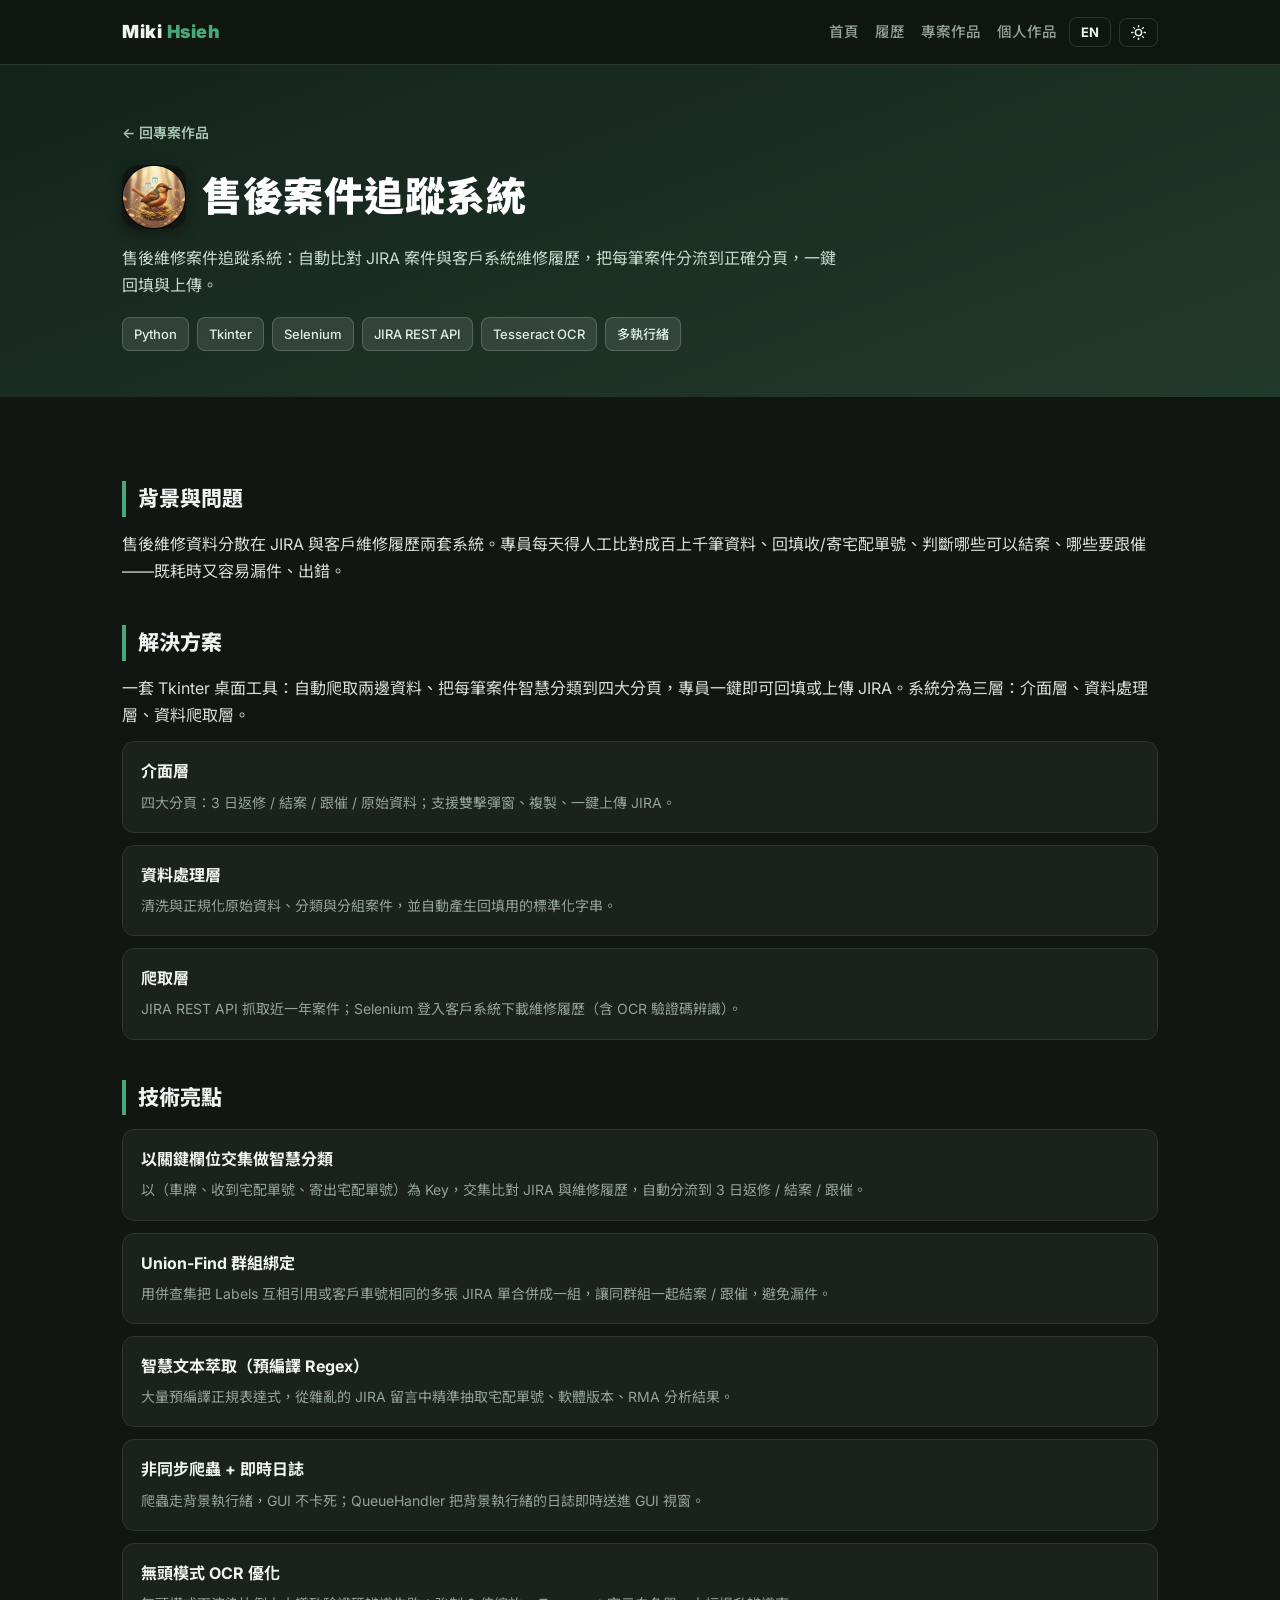
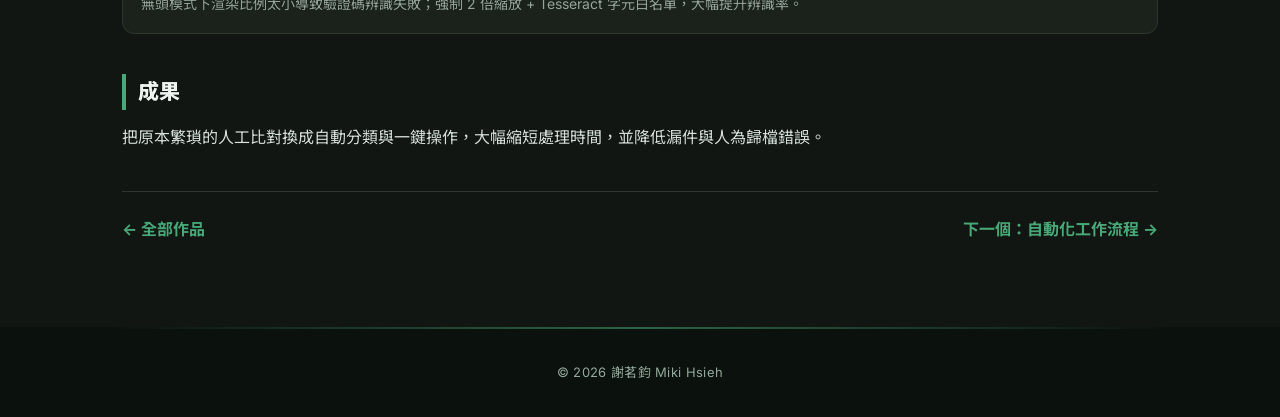
<file: project-trackclose.html>
<!DOCTYPE html>
<!-- 專案詳細頁：TrackClose。最深層，介紹背景/功能/技術亮點/成果。 -->
<html lang="zh-Hant" data-theme="dark" data-title-en="After-sales Case Tracker — Miki Hsieh">
<head>
  <meta charset="UTF-8" />
  <meta name="viewport" content="width=device-width, initial-scale=1.0" />
  <title>售後維修案件追蹤系統 — 謝茗鈞 Miki Hsieh</title>
  <link rel="preconnect" href="https://fonts.googleapis.com" />
  <link rel="preconnect" href="https://fonts.gstatic.com" crossorigin />
  <link href="https://fonts.googleapis.com/css2?family=Inter:wght@400;600;800&family=Noto+Sans+TC:wght@400;500;700;900&display=swap" rel="stylesheet" />
  <link rel="stylesheet" href="assets/style.css" />
</head>
<body>

  <header class="nav">
    <div class="nav-inner">
      <a href="index.html" class="brand">Miki <span>Hsieh</span></a>
      <nav class="nav-links" id="navLinks">
        <a href="index.html" data-en="Home">首頁</a>
        <a href="resume.html" data-en="Resume">履歷</a>
        <a href="projects.html" data-en="Projects">專案作品</a>
        <a href="personal.html" data-en="Personal">個人作品</a>
      </nav>
      <div class="controls">
        <button class="ctrl-btn" id="langToggle" aria-label="切換語言">EN</button>
        <button class="ctrl-btn" id="themeToggle" aria-label="切換主題">☀</button>
        <button class="ctrl-btn nav-toggle" id="navToggle" aria-label="選單">☰</button>
      </div>
    </div>
  </header>

  <section class="detail-hero">
    <div class="wrap">
      <a href="projects.html" class="back-link" data-en="← Back to projects">← 回專案作品</a>
      <div class="top">
        <img class="proj-icon" src="images/icon-trackclose.png" alt="Case Tracker" />
        <h1 data-en="After-sales Case Tracker">售後案件追蹤系統</h1>
      </div>
      <p class="one-liner" data-en="An after-sales case tracking system that auto-matches JIRA tickets against the client repair log and routes each case into the right tab for one-click fill-in and upload.">售後維修案件追蹤系統：自動比對 JIRA 案件與客戶系統維修履歷，把每筆案件分流到正確分頁，一鍵回填與上傳。</p>
      <div class="badges">
        <span class="chip">Python</span><span class="chip">Tkinter</span><span class="chip">Selenium</span>
        <span class="chip">JIRA REST API</span><span class="chip">Tesseract OCR</span><span class="chip" data-en="Multithreading">多執行緒</span>
      </div>
    </div>
  </section>

  <section>
    <div class="wrap">

      <div class="detail-sec">
        <h2 data-en="Background & Problem">背景與問題</h2>
        <p data-en="After-sales repair data lived in two separate systems — JIRA and the client repair log. Every day a specialist had to manually cross-check hundreds of records, fill in shipping tracking numbers, and decide which cases to close or follow up. It was slow and error-prone.">售後維修資料分散在 JIRA 與客戶維修履歷兩套系統。專員每天得人工比對成百上千筆資料、回填收/寄宅配單號、判斷哪些可以結案、哪些要跟催——既耗時又容易漏件、出錯。</p>
      </div>

      <div class="detail-sec">
        <h2 data-en="Solution">解決方案</h2>
        <p data-en="A Tkinter desktop tool that scrapes both systems, classifies every case into four tabs, and lets the specialist fill in or upload to JIRA with one click. It is split into three layers: UI, a data-processing layer, and the spiders.">一套 Tkinter 桌面工具：自動爬取兩邊資料、把每筆案件智慧分類到四大分頁，專員一鍵即可回填或上傳 JIRA。系統分為三層：介面層、資料處理層、資料爬取層。</p>
        <ul class="feat-list">
          <li><b data-en="UI layer">介面層</b><span data-en="Four tabs — 3-day repair / closure / follow-up / raw data — with double-click pop-ups, copy, and one-click JIRA upload.">四大分頁：3 日返修 / 結案 / 跟催 / 原始資料；支援雙擊彈窗、複製、一鍵上傳 JIRA。</span></li>
          <li><b data-en="Data layer">資料處理層</b><span data-en="Cleans and normalizes raw data, classifies and groups cases, and auto-generates the standardized fill-in text.">清洗與正規化原始資料、分類與分組案件，並自動產生回填用的標準化字串。</span></li>
          <li><b data-en="Spider layer">爬取層</b><span data-en="JIRA REST API pulls a year of cases; Selenium logs into client system and downloads the repair log (with OCR captcha solving).">JIRA REST API 抓取近一年案件；Selenium 登入客戶系統下載維修履歷（含 OCR 驗證碼辨識）。</span></li>
        </ul>
      </div>

      <div class="detail-sec">
        <h2 data-en="Technical Highlights">技術亮點</h2>
        <ul class="feat-list">
          <li><b data-en="Smart classification by key intersection">以關鍵欄位交集做智慧分類</b><span data-en="Uses (plate, inbound tracking no., outbound tracking no.) as a key to intersect JIRA and the repair log, routing cases into 3-day repair / closure / follow-up.">以（車牌、收到宅配單號、寄出宅配單號）為 Key，交集比對 JIRA 與維修履歷，自動分流到 3 日返修 / 結案 / 跟催。</span></li>
          <li><b data-en="Union-Find grouping">Union-Find 群組綁定</b><span data-en="Merges multiple JIRA tickets that share labels or the same customer car number into one group, so a whole group is closed or followed up together — no missed tickets.">用併查集把 Labels 互相引用或客戶車號相同的多張 JIRA 單合併成一組，讓同群組一起結案 / 跟催，避免漏件。</span></li>
          <li><b data-en="Regex text extraction">智慧文本萃取（預編譯 Regex）</b><span data-en="Pre-compiled regular expressions precisely pull tracking numbers, software versions and RMA analysis results out of messy JIRA comments.">大量預編譯正規表達式，從雜亂的 JIRA 留言中精準抽取宅配單號、軟體版本、RMA 分析結果。</span></li>
          <li><b data-en="Async spiders + live log">非同步爬蟲 + 即時日誌</b><span data-en="Spiders run on background threads so the GUI never freezes; a QueueHandler streams worker logs into the GUI in real time.">爬蟲走背景執行緒，GUI 不卡死；QueueHandler 把背景執行緒的日誌即時送進 GUI 視窗。</span></li>
          <li><b data-en="Headless OCR tuning">無頭模式 OCR 優化</b><span data-en="In headless mode, low render scale broke captcha reading; forcing a 2× device scale plus a Tesseract character whitelist greatly raised accuracy.">無頭模式下渲染比例太小導致驗證碼辨識失敗；強制 2 倍縮放 + Tesseract 字元白名單，大幅提升辨識率。</span></li>
        </ul>
      </div>

      <div class="detail-sec">
        <h2 data-en="Outcome">成果</h2>
        <p data-en="The tool replaced a tedious manual cross-check with automatic classification and one-click actions, cutting handling time dramatically and reducing missed or mis-filed cases.">把原本繁瑣的人工比對換成自動分類與一鍵操作，大幅縮短處理時間，並降低漏件與人為歸檔錯誤。</p>
      </div>

      <div class="prevnext">
        <a href="projects.html" data-en="← All projects">← 全部作品</a>
        <a href="project-carmax.html" data-en="Next: Auto Workflow →">下一個：自動化工作流程 →</a>
      </div>
    </div>
  </section>

  <footer>© <span id="year"></span> 謝茗鈞 Miki Hsieh</footer>
  <script src="assets/app.js"></script>
</body>
</html>
</file>
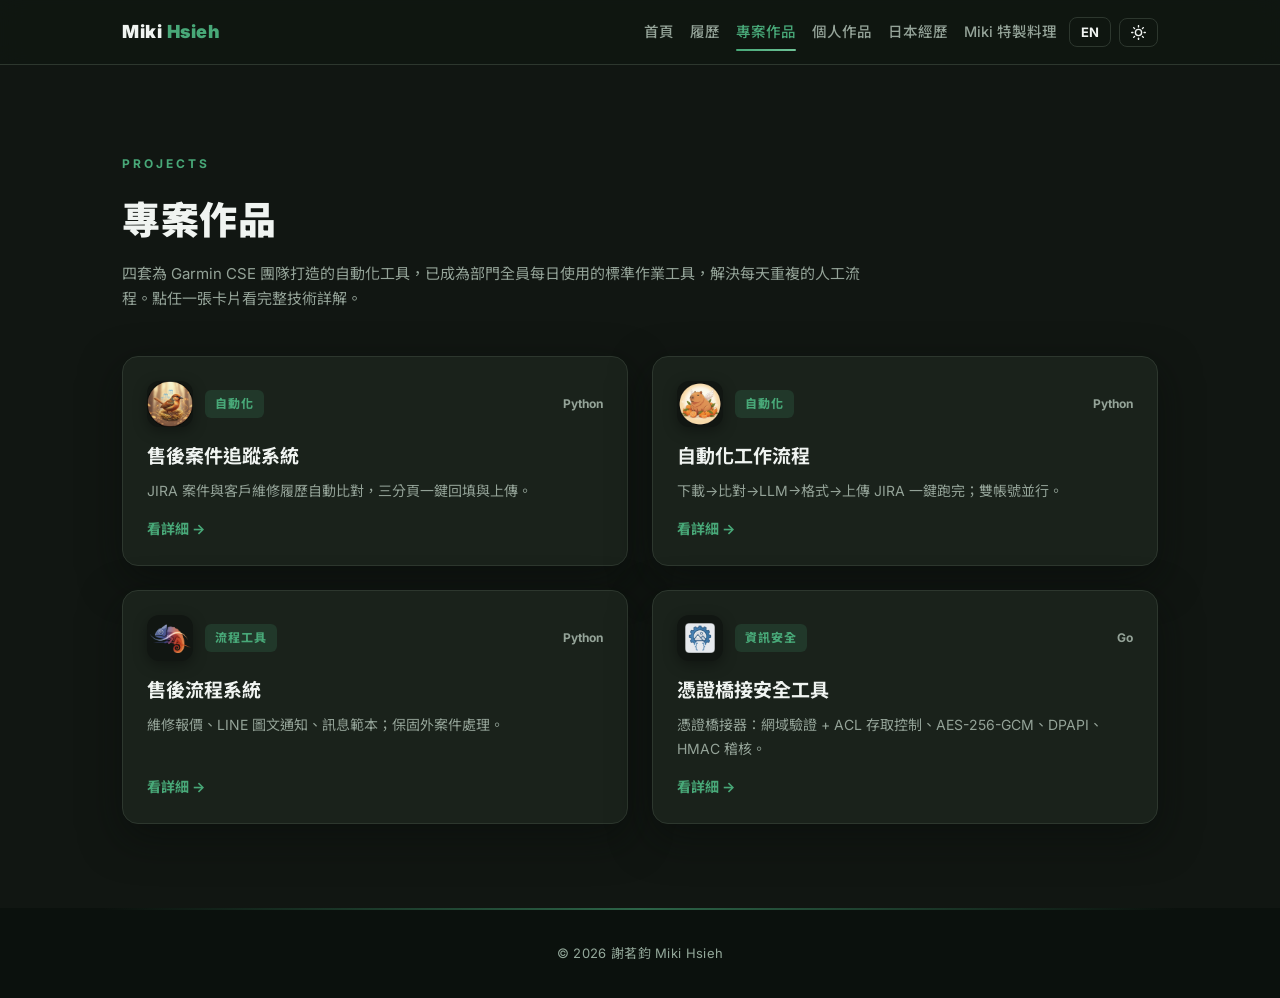
<file: projects.html>
<!DOCTYPE html>
<!-- 專案作品總覽：5 張卡片，點「看詳細」進入各專案的詳細頁。 -->
<html lang="zh-Hant" data-theme="dark" data-title-en="Miki Hsieh — Projects">
<head>
  <meta charset="UTF-8" />
  <meta name="viewport" content="width=device-width, initial-scale=1.0" />
  <meta name="color-scheme" content="dark light" />
  <script>try{var t=localStorage.getItem('theme')||'dark';document.documentElement.setAttribute('data-theme',t);document.querySelector('meta[name="color-scheme"]').content=t;}catch(e){}</script>
  <title>專案作品 — 謝茗鈞 Miki Hsieh</title>
  <link rel="preconnect" href="https://fonts.googleapis.com" />
  <link rel="preconnect" href="https://fonts.gstatic.com" crossorigin />
  <link href="https://fonts.googleapis.com/css2?family=Inter:wght@400;600;800&family=Noto+Sans+TC:wght@400;500;700;900&display=swap" rel="stylesheet" />
  <link rel="stylesheet" href="assets/style.css" />
  <meta name="theme-color" content="#111612" />
  <script type="speculationrules">{"prerender":[{"where":{"href_matches":"/*.html"},"eagerness":"moderate"}]}</script>
  <link rel="icon" href="data:image/svg+xml,%3Csvg xmlns='http://www.w3.org/2000/svg' viewBox='0 0 64 64'%3E%3Crect width='64' height='64' rx='15' fill='%231b4332'/%3E%3Ctext x='32' y='45' font-family='Arial,sans-serif' font-size='36' font-weight='800' fill='%237ee8b0' text-anchor='middle'%3EM%3C/text%3E%3C/svg%3E" />
</head>
<body>
  <a href="#main-content" class="skip-link" data-en="Skip to main content">跳至主要內容</a>

  <header class="nav">
    <div class="nav-inner">
      <a href="index.html" class="brand">Miki <span>Hsieh</span></a>
      <nav class="nav-links" id="navLinks" aria-label="主導覽列">
        <a href="index.html" data-en="Home">首頁</a>
        <a href="resume.html" data-en="Resume">履歷</a>
        <a href="projects.html" data-en="Projects">專案作品</a>
        <a href="personal.html" data-en="Personal">個人作品</a>
        <a href="japan.html" data-en="Japan Experience">日本經歷</a>
        <a href="dishes.html" data-en="Miki's Dishes">Miki 特製料理</a>
      </nav>
      <div class="controls">
        <button class="ctrl-btn" id="langToggle" aria-label="切換語言" aria-pressed="false">EN</button>
        <button class="ctrl-btn" id="themeToggle" aria-label="切換主題" aria-pressed="false">☀</button>
        <button class="ctrl-btn nav-toggle" id="navToggle" aria-label="選單" aria-expanded="false" aria-controls="navLinks">☰</button>
      </div>
    </div>
  </header>

  <main id="main-content">
  <section>
    <div class="wrap">
      <span class="eyebrow reveal">Projects</span>
      <h1 class="section-title reveal" data-en="Projects">專案作品</h1>
      <p class="section-sub reveal" data-en="Four automation tools built for the Garmin CSE team — adopted as the team's daily standard workflow, used by all members every day to eliminate repetitive manual processes. Click any card for the full technical write-up.">四套為 Garmin CSE 團隊打造的自動化工具，已成為部門全員每日使用的標準作業工具，解決每天重複的人工流程。點任一張卡片看完整技術詳解。</p>

      <div class="grid-2">

        <a href="project-case-tracker.html" class="card pcard reveal">
          <div class="top"><img class="proj-icon" src="images/icon-case-tracker.png" alt="Case Tracker" /><span class="badge" data-en="Automation">自動化</span><span class="lang">Python</span></div>
          <h3 data-en="After-sales Case Tracker">售後案件追蹤系統</h3>
          <p data-en="Auto-matches JIRA cases against the client repair log; three tabs for one-click fill-in & upload.">JIRA 案件與客戶維修履歷自動比對，三分頁一鍵回填與上傳。</p>
          <span class="go" data-en="Full details →">看詳細 →</span>
        </a>

        <a href="project-carmax.html" class="card pcard reveal">
          <div class="top"><img class="proj-icon" src="images/icon-carmax.png" alt="Workflow" /><span class="badge" data-en="Automation">自動化</span><span class="lang">Python</span></div>
          <h3 data-en="Auto Workflow">自動化工作流程</h3>
          <p data-en="A full pipeline — download, match, LLM, format, JIRA upload — in one click; dual-account parallel.">下載→比對→LLM→格式→上傳 JIRA 一鍵跑完；雙帳號並行。</p>
          <span class="go" data-en="Full details →">看詳細 →</span>
        </a>

        <a href="project-oow.html" class="card pcard reveal">
          <div class="top"><img class="proj-icon" src="images/icon-oow.png" alt="OOW Process" /><span class="badge" data-en="Workflow">流程工具</span><span class="lang">Python</span></div>
          <h3 data-en="After-sales Process Integration">售後流程系統</h3>
          <p data-en="Repair quotes, LINE image/text notifications, message templates; out-of-warranty handling.">維修報價、LINE 圖文通知、訊息範本；保固外案件處理。</p>
          <span class="go" data-en="Full details →">看詳細 →</span>
        </a>


        <a href="project-credential-bridge.html" class="card pcard reveal">
          <div class="top"><img class="proj-icon" src="images/icon-credential-bridge.png" alt="Credential Bridge" /><span class="badge" data-en="Security">資訊安全</span><span class="lang">Go</span></div>
          <h3 data-en="Credential Bridge Security Tool">憑證橋接安全工具</h3>
          <p data-en="A credential bridge using domain validation and ACL-gated access, AES-256-GCM, DPAPI and HMAC-signed audit logs.">憑證橋接器：網域驗證 + ACL 存取控制、AES-256-GCM、DPAPI、HMAC 稽核。</p>
          <span class="go" data-en="Full details →">看詳細 →</span>
        </a>

      </div>
    </div>
  </section>
  </main>

  <footer>
    © <span id="year"></span> 謝茗鈞 Miki Hsieh
  </footer>

  <script src="assets/app.js"></script>
</body>
</html>
</file>
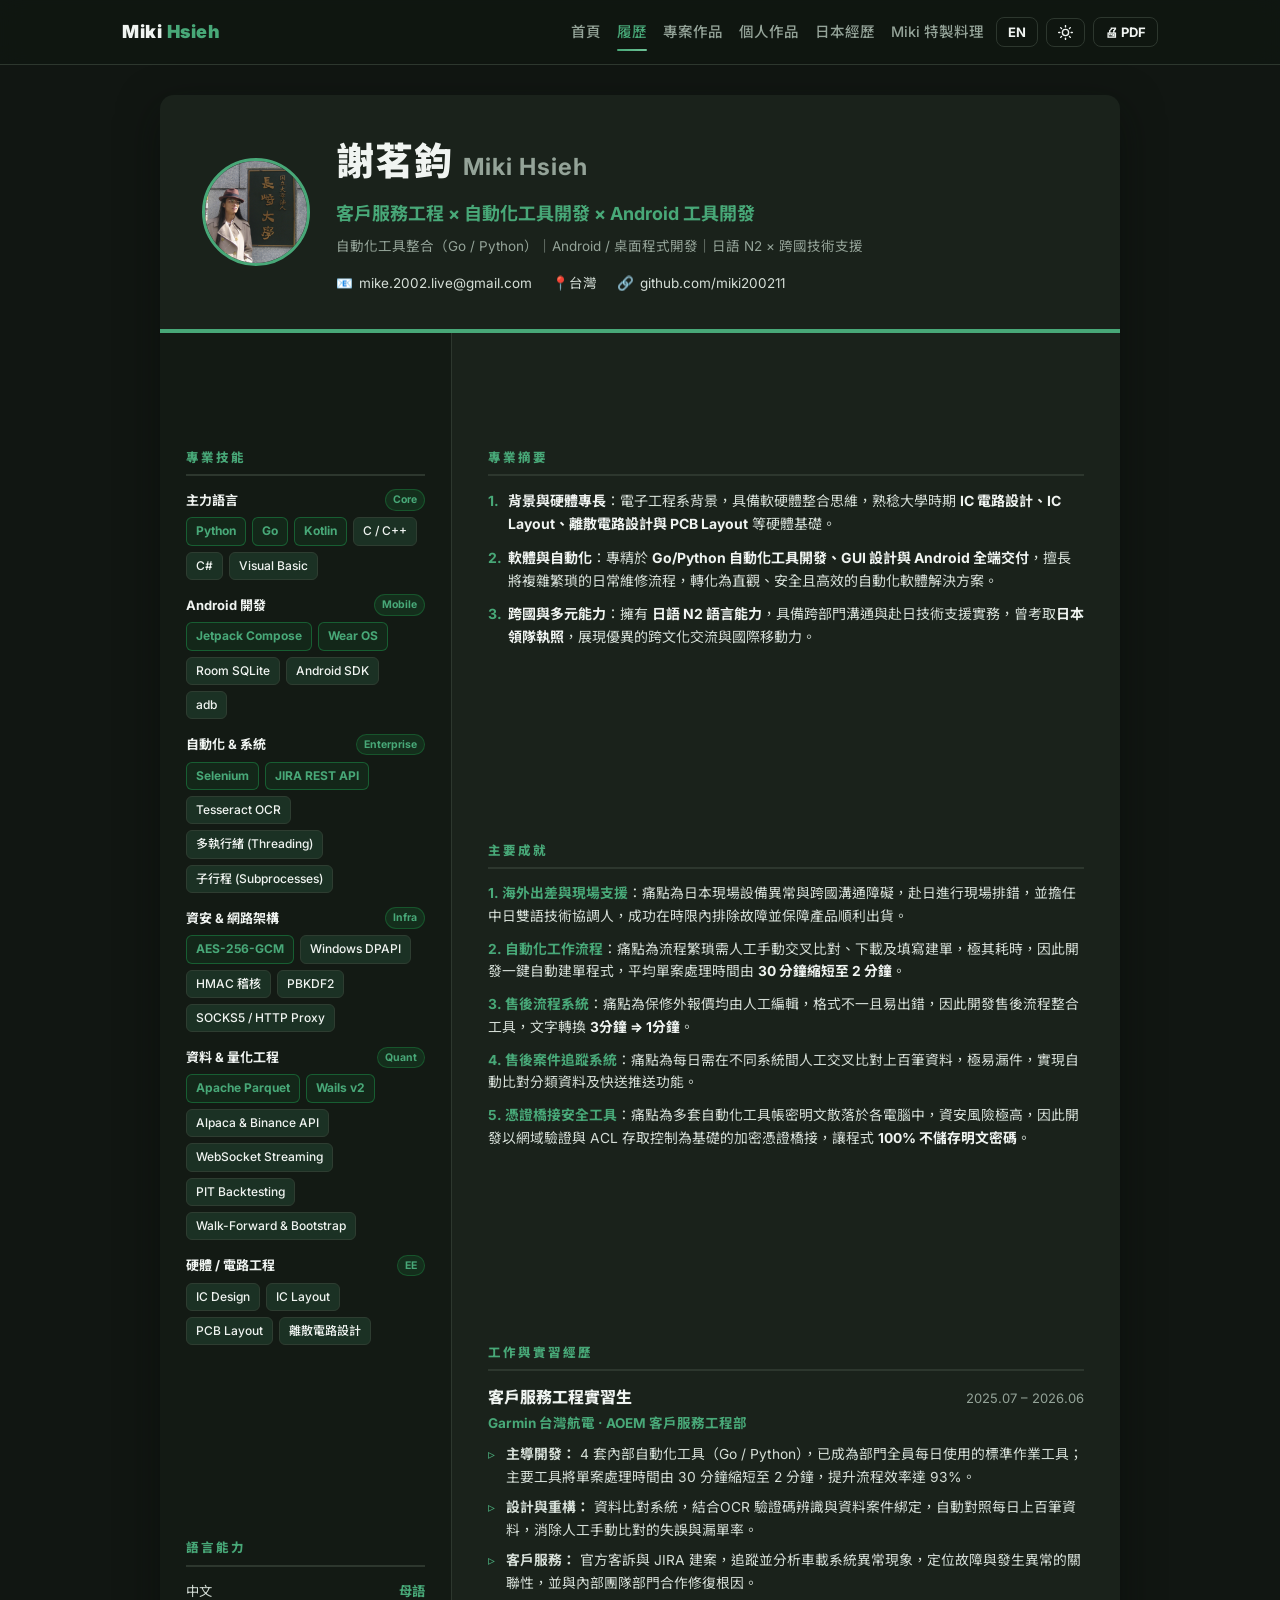
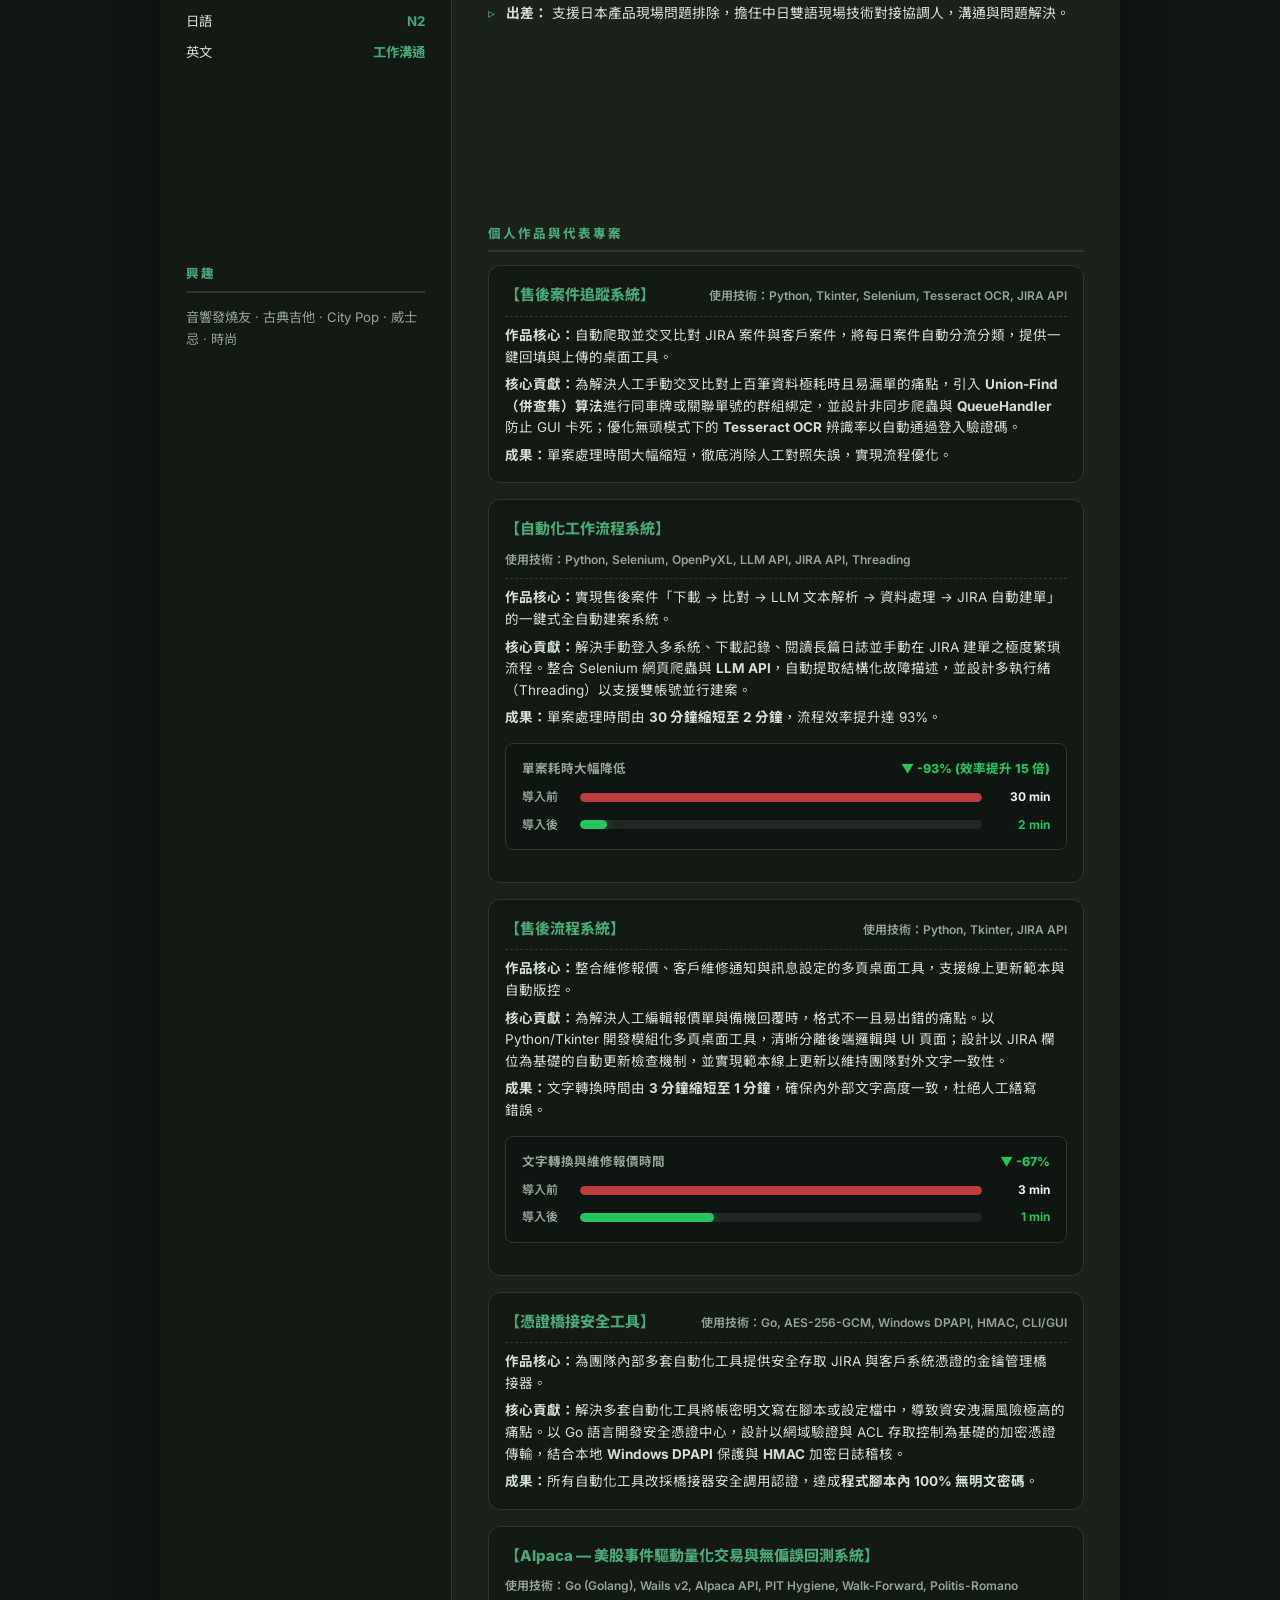
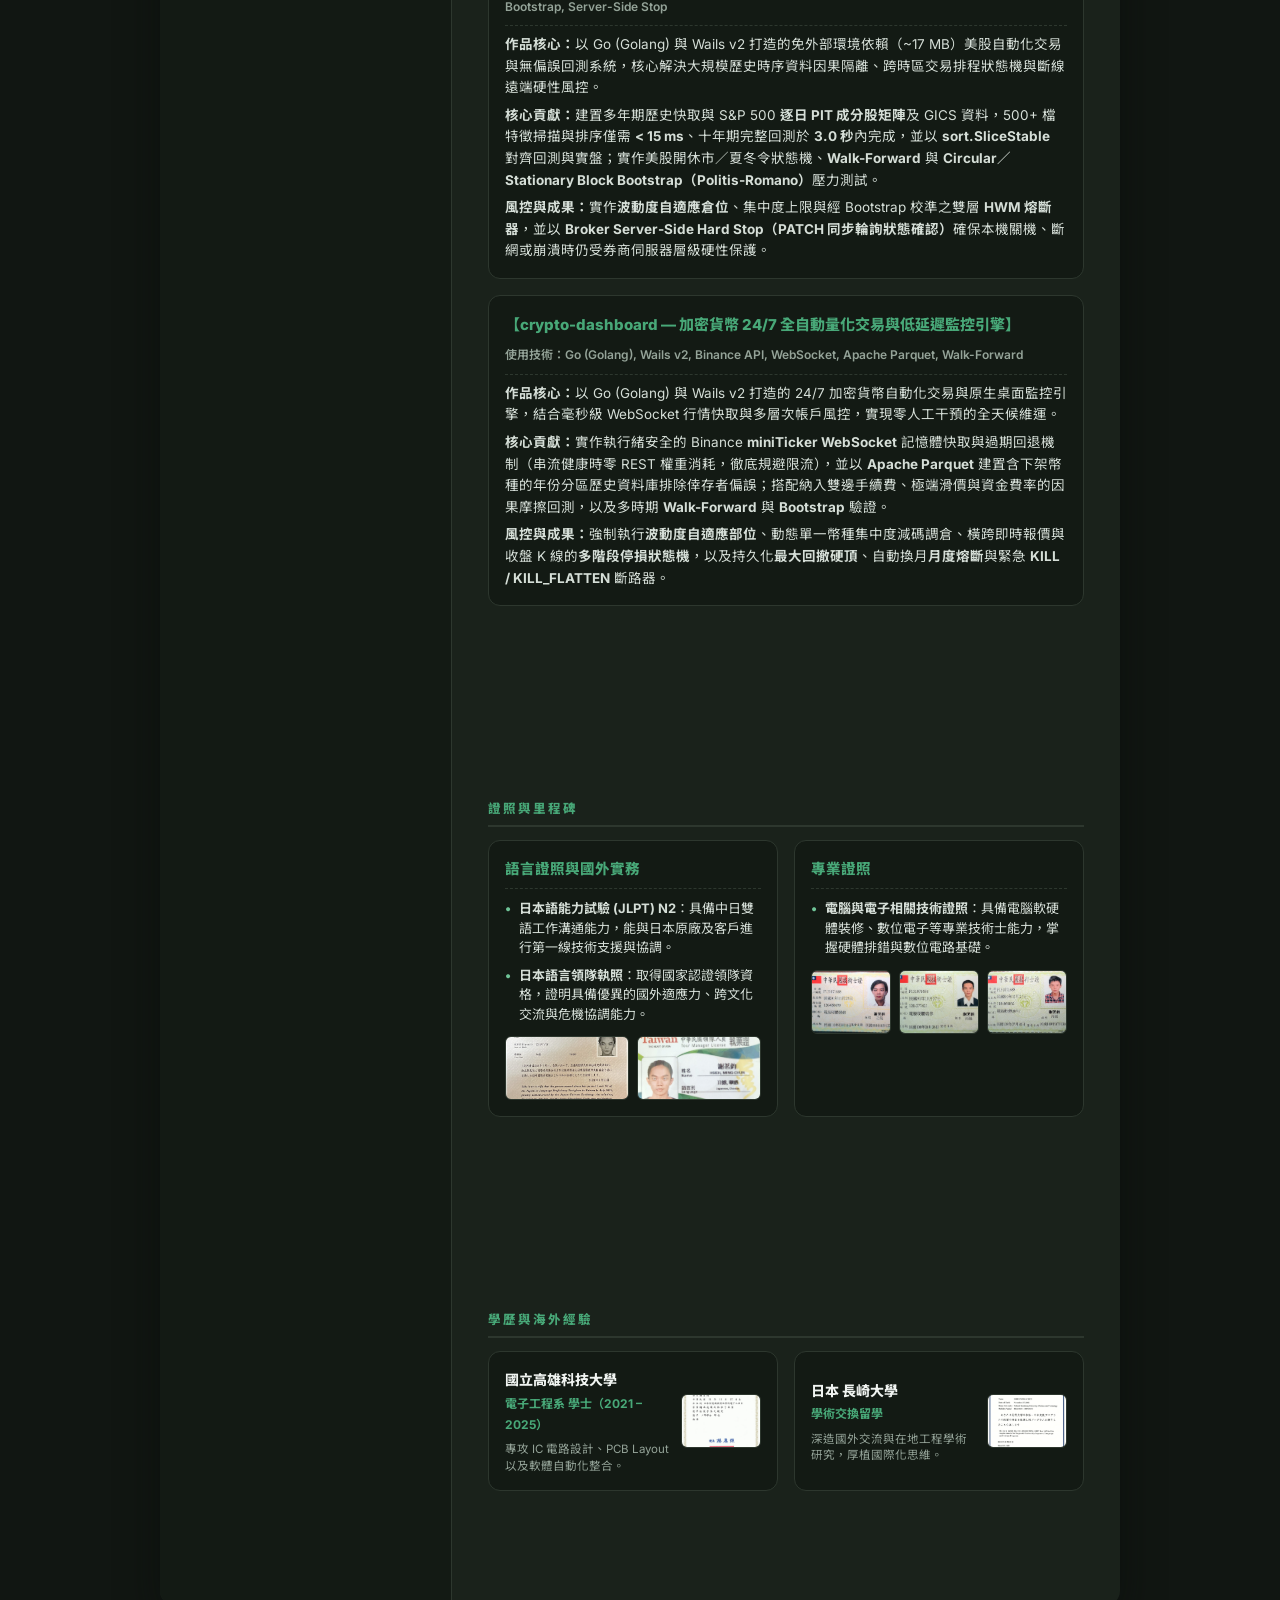
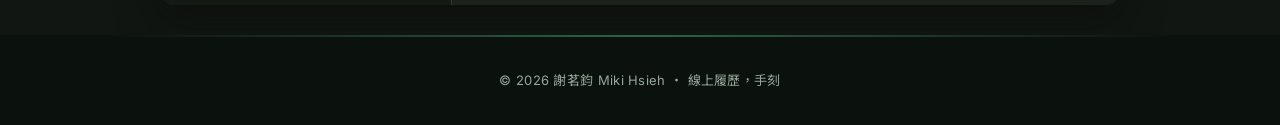
<file: resume.html>
<!DOCTYPE html>
<!-- 履歷 / Résumé：雙欄 CV。右上「🖨 PDF」可列印或存 PDF（自動白底乾淨版）。
     佔位資料請替換：電話、學歷年份、在職起訖、大頭照(images/Selfie.jpg)。 -->
<html lang="zh-Hant" data-theme="dark" data-title-en="Miki Hsieh — Résumé">
<head>
  <meta charset="UTF-8" />
  <meta name="viewport" content="width=device-width, initial-scale=1.0" />
  <meta name="color-scheme" content="dark light" />
  <script>try{var t=localStorage.getItem('theme')||'dark';document.documentElement.setAttribute('data-theme',t);document.querySelector('meta[name="color-scheme"]').content=t;}catch(e){}</script>
  <title>謝茗鈞 Miki Hsieh — 履歷</title>
  <meta name="description" content="謝茗鈞 Miki Hsieh 履歷：Garmin AOEM CSE 客戶服務工程，自動化工具開發（Python / Go）。" />
  <link rel="preconnect" href="https://fonts.googleapis.com" />
  <link rel="preconnect" href="https://fonts.gstatic.com" crossorigin />
  <link href="https://fonts.googleapis.com/css2?family=Inter:wght@400;600;700;800&family=Noto+Sans+TC:wght@400;500;700;900&display=swap" rel="stylesheet" />
  <link rel="stylesheet" href="assets/style.css" />
  <meta name="theme-color" content="#111612" />
  <script type="speculationrules">{"prerender":[{"where":{"href_matches":"/*.html"},"eagerness":"moderate"}]}</script>
  <link rel="icon" href="data:image/svg+xml,%3Csvg xmlns='http://www.w3.org/2000/svg' viewBox='0 0 64 64'%3E%3Crect width='64' height='64' rx='15' fill='%231b4332'/%3E%3Ctext x='32' y='45' font-family='Arial,sans-serif' font-size='36' font-weight='800' fill='%237ee8b0' text-anchor='middle'%3EM%3C/text%3E%3C/svg%3E" />
</head>
<body>
  <a href="#main-content" class="skip-link" data-en="Skip to main content">跳至主要內容</a>

  <header class="nav">
    <div class="nav-inner">
      <a href="index.html" class="brand">Miki <span>Hsieh</span></a>
      <nav class="nav-links" id="navLinks" aria-label="主導覽列">
        <a href="index.html" data-en="Home">首頁</a>
        <a href="resume.html" data-en="Resume">履歷</a>
        <a href="projects.html" data-en="Projects">專案作品</a>
        <a href="personal.html" data-en="Personal">個人作品</a>
        <a href="japan.html" data-en="Japan Experience">日本經歷</a>
        <a href="dishes.html" data-en="Miki's Dishes">Miki 特製料理</a>
      </nav>
      <div class="controls">
        <button class="ctrl-btn" id="langToggle" aria-label="切換語言" aria-pressed="false">EN</button>
        <button class="ctrl-btn" id="themeToggle" aria-label="切換主題" aria-pressed="false">☀</button>
        <button class="ctrl-btn" id="printBtn" aria-label="列印或存 PDF">🖨 PDF</button>
        <button class="ctrl-btn nav-toggle" id="navToggle" aria-label="選單" aria-expanded="false" aria-controls="navLinks">☰</button>
      </div>
    </div>
  </header>

  <div class="resume">
    <!-- 頁首 -->
    <header class="r-head">
      <!-- ★大頭照：放一張 images/Selfie.jpg 即顯示；找不到時退回「謝」字底圖 -->
      <img class="avatar" src="images/Selfie.jpg" alt="謝茗鈞 大頭照"
           onerror="this.replaceWith(Object.assign(document.createElement('div'),{className:'avatar',textContent:'謝'}))" />
      <div class="head-main">
        <h1 class="r-name">謝茗鈞<span class="en">Miki Hsieh</span></h1>
        <div class="r-headline" data-en="Customer Service Engineering × Automation × Android Tooling">客戶服務工程 × 自動化工具開發 × Android 工具開發</div>
        <div class="r-subhead" data-en="Backend · Automation (Go / Python) | Full-stack Android / desktop delivery | Japanese N2 × cross-border tech support">自動化工具整合（Go / Python）｜Android / 桌面程式開發｜日語 N2 × 跨國技術支援</div>
        <!-- ★聯絡資訊（請替換電話）-->
        <div class="r-contact">
          <span class="it">📧 <a href="mailto:mike.2002.live@gmail.com">mike.2002.live@gmail.com</a></span>
          <span class="it" data-en="📍 Kaohsiung, Taiwan">📍台灣</span>
          <span class="it">🔗 <a href="https://github.com/miki200211" target="_blank" rel="noopener">github.com/miki200211</a></span>
        </div>
      </div>
    </header>

    <div class="r-body">
      <!-- 左欄 -->
      <aside class="sidebar">
        <section class="sec">
          <h2 class="sec-title" data-en="Technical Skills">專業技能</h2>
          
          <div class="skill-row">
            <div class="lab"><span data-en="Core Languages">主力語言</span> <span class="tag">Core</span></div>
            <div class="skill-pills">
              <span class="skill-pill core">Python</span>
              <span class="skill-pill core">Go</span>
              <span class="skill-pill core">Kotlin</span>
              <span class="skill-pill">C / C++</span>
              <span class="skill-pill">C#</span>
              <span class="skill-pill">Visual Basic</span>
            </div>
          </div>

          <div class="skill-row">
            <div class="lab"><span data-en="Android Dev">Android 開發</span> <span class="tag">Mobile</span></div>
            <div class="skill-pills">
              <span class="skill-pill core">Jetpack Compose</span>
              <span class="skill-pill core">Wear OS</span>
              <span class="skill-pill">Room SQLite</span>
              <span class="skill-pill">Android SDK</span>
              <span class="skill-pill">adb</span>
            </div>
          </div>

          <div class="skill-row">
            <div class="lab"><span data-en="Automation & Systems">自動化 & 系統</span> <span class="tag">Enterprise</span></div>
            <div class="skill-pills">
              <span class="skill-pill core">Selenium</span>
              <span class="skill-pill core">JIRA REST API</span>
              <span class="skill-pill">Tesseract OCR</span>
              <span class="skill-pill">多執行緒 (Threading)</span>
              <span class="skill-pill">子行程 (Subprocesses)</span>
            </div>
          </div>

          <div class="skill-row">
            <div class="lab"><span data-en="Security & Architecture">資安 & 網路架構</span> <span class="tag">Infra</span></div>
            <div class="skill-pills">
              <span class="skill-pill core">AES-256-GCM</span>
              <span class="skill-pill">Windows DPAPI</span>
              <span class="skill-pill">HMAC 稽核</span>
              <span class="skill-pill">PBKDF2</span>
              <span class="skill-pill">SOCKS5 / HTTP Proxy</span>
            </div>
          </div>

          <div class="skill-row">
            <div class="lab"><span data-en="Data &amp; Quant Systems">資料 &amp; 量化工程</span> <span class="tag">Quant</span></div>
            <div class="skill-pills">
              <span class="skill-pill core">Apache Parquet</span>
              <span class="skill-pill core">Wails v2</span>
              <span class="skill-pill">Alpaca &amp; Binance API</span>
              <span class="skill-pill">WebSocket Streaming</span>
              <span class="skill-pill">PIT Backtesting</span>
              <span class="skill-pill">Walk-Forward &amp; Bootstrap</span>
            </div>
          </div>

          <div class="skill-row">
            <div class="lab"><span data-en="Hardware & Circuits">硬體 / 電路工程</span> <span class="tag">EE</span></div>
            <div class="skill-pills">
              <span class="skill-pill">IC Design</span>
              <span class="skill-pill">IC Layout</span>
              <span class="skill-pill">PCB Layout</span>
              <span class="skill-pill">離散電路設計</span>
            </div>
          </div>
        </section>
        <section class="sec">
          <h2 class="sec-title" data-en="Languages">語言能力</h2>
          <div class="lang-row"><span data-en="Chinese">中文</span><span class="lv" data-en="Native">母語</span></div>
          <div class="lang-row"><span data-en="Japanese">日語</span><span class="lv">N2</span></div>
          <div class="lang-row"><span data-en="English">英文</span><span class="lv" data-en="Working">工作溝通</span></div>
        </section>

        <section class="sec">
          <h2 class="sec-title" data-en="Interests">興趣</h2>
          <div class="interests" data-en="Hi-Fi audio · Classical guitar · City Pop · Whisky · Fashion">音響發燒友 · 古典吉他 · City Pop · 威士忌 · 時尚</div>
        </section>
      </aside>

      <!-- 右欄 -->
      <main class="main" id="main-content">
        <section class="sec">
          <h2 class="sec-title" data-en="Professional Summary">專業摘要</h2>
          <ol class="summary-num-list" data-en="
            <li><b class='num'>1. </b><b>Academic &amp; Hardware Foundation</b>: Electronic engineering background with hardware-software integration capabilities, mastering <b>IC Circuit Design, IC Layout, Discrete Circuit Design, and PCB Layout</b> from college studies.</li>
            <li><b class='num'>2. </b><b>Software &amp; Automation</b>: Specializing in <b>Go/Python automation tooling, GUI design, and full-stack Android development</b>, excelling at converting complex, tedious hardware workflows into secure and intuitive automated software solutions.</li>
            <li><b class='num'>3. </b><b>Global Agility &amp; Systems</b>: Proficient in <b>JIRA administration and PLM workflow optimization</b>, with <b>JLPT N2 bilingual proficiency</b>. Experienced in Garmin AOEM cross-departmental coordination and on-site troubleshooting in Japan, and holding a <b>Japan Tour Leader License</b> that reflects strong cross-cultural adaptability.</li>
          ">
            <li><b class="num">1. </b><b>背景與硬體專長</b>：電子工程系背景，具備軟硬體整合思維，熟稔大學時期 <b>IC 電路設計、IC Layout、離散電路設計與 PCB Layout</b> 等硬體基礎。</li>
            <li><b class="num">2. </b><b>軟體與自動化</b>：專精於 <b>Go/Python 自動化工具開發、GUI 設計與 Android 全端交付</b>，擅長將複雜繁瑣的日常維修流程，轉化為直觀、安全且高效的自動化軟體解決方案。</li>
            <li><b class="num">3. </b><b>跨國與多元能力</b>：擁有 <b>日語 N2 語言能力</b>，具備跨部門溝通與赴日技術支援實務，曾考取<b>日本領隊執照</b>，展現優異的跨文化交流與國際移動力。</li>
          </ol>
        </section>

        <section class="sec">
          <h2 class="sec-title" data-en="Key Achievements">主要成就</h2>
          <ul class="ach-list" data-en="
            <li><b>1. Overseas On-site Support</b>: Dispatched to Japan to resolve device anomalies under tight shipment deadlines, serving as the bilingual (Chinese/Japanese) technical coordinator to identify root causes and keep the production timeline on track.</li>
            <li><b>2. Auto Workflow Integration</b>: The end-to-end case workflow required specialists to cross-reference data, download logs, and file JIRA tickets manually. Built a one-click automation pipeline, cutting per-case handling time from <b>30 min to 2 min</b>.</li>
            <li><b>3. After-sales Process System</b>: OOW quotes and customer LINE replies were composed manually, causing inconsistent formatting and human errors. Built an integrated after-sales workflow tool, cutting text conversion time from <b>3 min to 1 min</b>.</li>
            <li><b>4. After-sales Case Tracker</b>: Manually cross-referencing hundreds of daily cases across JIRA and client repair logs was slow and error-prone. Built an async crawler with Union-Find grouping to automate case matching and follow-up routing.</li>
            <li><b>5. Credential Bridge Security Tool</b>: Plaintext credentials scattered across automation scripts and machines posed serious security risks. Built a Go-based credential bridge with cloud AES-256-GCM, Windows DPAPI, and HMAC audit logging, achieving <b>0 plaintext passwords</b> across all scripts.</li>
          ">
            <li><b>1. 海外出差與現場支援</b>：痛點為日本現場設備異常與跨國溝通障礙，赴日進行現場排錯，並擔任中日雙語技術協調人，成功在時限內排除故障並保障產品順利出貨。</li>
            <li><b>2. 自動化工作流程</b>：痛點為流程繁瑣需人工手動交叉比對、下載及填寫建單，極其耗時，因此開發一鍵自動建單程式，平均單案處理時間由 <b>30 分鐘縮短至 2 分鐘</b>。</li>
            <li><b>3. 售後流程系統</b>：痛點為保修外報價均由人工編輯，格式不一且易出錯，因此開發售後流程整合工具，文字轉換 <b>3分鐘 => 1分鐘</b>。</li>
            <li><b>4. 售後案件追蹤系統</b>：痛點為每日需在不同系統間人工交叉比對上百筆資料，極易漏件，實現自動比對分類資料及快送推送功能。</li>
            <li><b>5. 憑證橋接安全工具</b>：痛點為多套自動化工具帳密明文散落於各電腦中，資安風險極高，因此開發以網域驗證與 ACL 存取控制為基礎的加密憑證橋接，讓程式 <b>100% 不儲存明文密碼</b>。</li>
          </ul>
        </section>

        <section class="sec">
          <h2 class="sec-title" data-en="Work Experience">工作與實習經歷</h2>
          <div class="xp">
            <div class="row">
              <span class="role" data-en="Customer Service Engineering Intern">客戶服務工程實習生</span>
              <span class="date">2025.07 – 2026.06</span>
            </div>
            <div class="org" data-en="Garmin · AOEM Customer Service Engineering (CSE)">Garmin 台灣航電 · AOEM 客戶服務工程部</div>
            <ul>
              <li data-en="**Led the development** of 4 internal automation tools (Go/Python), **adopted as the team's daily standard workflow across all members**; per-case handling time cut from 30 to 2 minutes, **boosting** team efficiency by 93%."><b>主導開發：</b> 4 套內部自動化工具（Go / Python），已成為部門全員每日使用的標準作業工具；主要工具將單案處理時間由 30 分鐘縮短至 2 分鐘，提升流程效率達 93%。</li>
              <li data-en="**Designed and refactored** the JIRA & client repair log matching system (After-sales Case Tracker), **integrating** OCR and Union-Find algorithms to cross-reference hundreds of daily entries and **eliminate** human tracking errors."><b>設計與重構：</b> 資料比對系統，結合OCR 驗證碼辨識與資料案件綁定，自動對照每日上百筆資料，消除人工手動比對的失誤與漏單率。</li>
              <li data-en="**Coordinated** Official LINE customer support and JIRA ticketing, **analyzing and tracing** infotainment black-screen complaints to specific phone models & iOS versions, and collaborating with AOEM R&D to resolve root causes."><b>客戶服務：</b> 官方客訴與 JIRA 建案，追蹤並分析車載系統異常現象，定位故障與發生異常的關聯性，並與內部團隊部門合作修復根因。</li>
              <li data-en="**Dispatched** to Japan for overseas product rework and on-site troubleshooting, **serving** as a bilingual (Chinese/Japanese) technical coordinator to facilitate cross-border communication and solve issues."><b>出差：</b> 支援日本產品現場問題排除，擔任中日雙語現場技術對接協調人，溝通與問題解決。</li>
            </ul>
          </div>
        </section>

        <section class="sec">
          <h2 class="sec-title" data-en="Selected Projects & Portfolio">個人作品與代表專案</h2>
          
          <div class="proj-item">
            <div class="proj-header">
              <a href="project-case-tracker.html" class="proj-title-link" data-en="【After-sales Case Tracker】">【售後案件追蹤系統】</a>
              <span class="proj-tech" data-en="Tech Stack: Python, Tkinter, Selenium, Tesseract OCR, JIRA API">使用技術：Python, Tkinter, Selenium, Tesseract OCR, JIRA API</span>
            </div>
            <div class="proj-detail">
              <p data-en="<b>Project Core:</b> Desktop tool that scrapes and cross-references JIRA cases and client repair logs, classifying and routing daily cases for one-click fill-in and upload."><b>作品核心：</b>自動爬取並交叉比對 JIRA 案件與客戶案件，將每日案件自動分流分類，提供一鍵回填與上傳的桌面工具。</p>
              <p data-en="<b>Core Contribution:</b> Solved the pain point of specialists manually cross-checking hundreds of records daily. Introduced <b>Union-Find algorithm</b> to group related cases sharing car/plate numbers, and designed an async crawler with <b>QueueHandler</b> to keep UI responsive. Optimized <b>Tesseract OCR</b> in headless mode to bypass login captchas."><b>核心貢獻：</b>為解決人工手動交叉比對上百筆資料極耗時且易漏單的痛點，引入 <b>Union-Find（併查集）算法</b>進行同車牌或關聯單號的群組綁定，並設計非同步爬蟲與 <b>QueueHandler</b> 防止 GUI 卡死；優化無頭模式下的 <b>Tesseract OCR</b> 辨識率以自動通過登入驗證碼。</p>
              <p data-en="<b>Outcome:</b> Drastically reduced case handling times and eliminated manual check errors, enabling one-click automated case tracking."><b>成果：</b>單案處理時間大幅縮短，徹底消除人工對照失誤，實現流程優化。</p>
            </div>
          </div>

          <div class="proj-item">
            <div class="proj-header">
              <a href="project-carmax.html" class="proj-title-link" data-en="【Auto Workflow Integration】">【自動化工作流程系統】</a>
              <span class="proj-tech" data-en="Tech Stack: Python, Selenium, OpenPyXL, LLM API, JIRA API, Threading">使用技術：Python, Selenium, OpenPyXL, LLM API, JIRA API, Threading</span>
            </div>
            <div class="proj-detail">
              <p data-en="<b>Project Core:</b> One-click automated case-creation pipeline (download → match → LLM text parsing → format → JIRA auto-upload)."><b>作品核心：</b>實現售後案件「下載 → 比對 → LLM 文本解析 → 資料處理 → JIRA 自動建單」的一鍵式全自動建案系統。</p>
              <p data-en="<b>Core Contribution:</b> Eliminated the tedious workflow of logging into multiple systems, downloading logs, reading files, and typing JIRA tickets. Integrated Selenium with a <b>LLM API</b> to extract structured error logs, and designed a multi-threaded (Threading) architecture to support dual-account parallel creation."><b>核心貢獻：</b>解決手動登入多系統、下載記錄、閱讀長篇日誌並手動在 JIRA 建單之極度繁瑣流程。整合 Selenium 網頁爬蟲與 <b>LLM API</b>，自動提取結構化故障描述，並設計多執行緒（Threading）以支援雙帳號並行建案。</p>
              <p data-en="<b>Outcome:</b> Cut per-case processing time from <b>30 minutes to 2 minutes</b>, boosting efficiency by over 93%."><b>成果：</b>單案處理時間由 <b>30 分鐘縮短至 2 分鐘</b>，流程效率提升達 93%。</p>
              
              <!-- 視覺化數據對比條 -->
              <div class="impact-bar-box">
                <div class="impact-bar-title">
                  <span data-en="Handling Time / Case">單案耗時大幅降低</span>
                  <span class="delta" data-en="-93% Efficiency Boost">▼ -93% (效率提升 15 倍)</span>
                </div>
                <div class="impact-bar">
                  <div class="bar-row">
                    <span class="bar-label" data-en="Before">導入前</span>
                    <div class="bar-track"><div class="bar-fill before" style="width:100%;"></div></div>
                    <span class="bar-val">30 min</span>
                  </div>
                  <div class="bar-row">
                    <span class="bar-label" data-en="After">導入後</span>
                    <div class="bar-track"><div class="bar-fill after" style="width:6.7%;"></div></div>
                    <span class="bar-val" style="color:#22c55e;">2 min</span>
                  </div>
                </div>
              </div>
            </div>
          </div>

          <div class="proj-item">
            <div class="proj-header">
              <a href="project-oow.html" class="proj-title-link" data-en="【After-sales Process Integration】">【售後流程系統】</a>
              <span class="proj-tech" data-en="Tech Stack: Python, Tkinter, JIRA API">使用技術：Python, Tkinter, JIRA API</span>
            </div>
            <div class="proj-detail">
              <p data-en="<b>Project Core:</b> A multi-page desktop tool integrating repair quoting, client LINE notifications (image + text), and online-updatable templates."><b>作品核心：</b>整合維修報價、客戶維修通知與訊息設定的多頁桌面工具，支援線上更新範本與自動版控。</p>
              <p data-en="<b>Core Contribution:</b> Solved the problem of manual quoting and inconsistent notification formats. Developed a modular Python/Tkinter GUI separating backend logic and UI pages. Implemented a JIRA-based update checker and online template fetching to ensure team-wide consistency."><b>核心貢獻：</b>為解決人工編輯報價單與備機回覆時，格式不一且易出錯的痛點。以 Python/Tkinter 開發模組化多頁桌面工具，清晰分離後端邏輯與 UI 頁面；設計以 JIRA 欄位為基礎的自動更新檢查機制，並實現範本線上更新以維持團隊對外文字一致性。</p>
              <p data-en="<b>Outcome:</b> Cut text conversion time from <b>3 minutes to 1 minute</b>, ensuring absolute wording consistency and minimizing human errors."><b>成果：</b>文字轉換時間由 <b>3 分鐘縮短至 1 分鐘</b>，確保內外部文字高度一致，杜絕人工繕寫錯誤。</p>
              
              <!-- 視覺化數據對比條 -->
              <div class="impact-bar-box">
                <div class="impact-bar-title">
                  <span data-en="Text Conversion Time">文字轉換與維修報價時間</span>
                  <span class="delta" data-en="-67% Faster">▼ -67%</span>
                </div>
                <div class="impact-bar">
                  <div class="bar-row">
                    <span class="bar-label" data-en="Before">導入前</span>
                    <div class="bar-track"><div class="bar-fill before" style="width:100%;"></div></div>
                    <span class="bar-val">3 min</span>
                  </div>
                  <div class="bar-row">
                    <span class="bar-label" data-en="After">導入後</span>
                    <div class="bar-track"><div class="bar-fill after" style="width:33.3%;"></div></div>
                    <span class="bar-val" style="color:#22c55e;">1 min</span>
                  </div>
                </div>
              </div>
            </div>
          </div>

          <div class="proj-item">
            <div class="proj-header">
              <a href="project-credential-bridge.html" class="proj-title-link" data-en="【Credential Bridge Security Tool】">【憑證橋接安全工具】</a>
              <span class="proj-tech" data-en="Tech Stack: Go, AES-256-GCM, Windows DPAPI, HMAC, CLI/GUI">使用技術：Go, AES-256-GCM, Windows DPAPI, HMAC, CLI/GUI</span>
            </div>
            <div class="proj-detail">
              <p data-en="<b>Project Core:</b> Secure credential manager and API key bridge for multiple automation scripts accessing JIRA and client databases."><b>作品核心：</b>為團隊內部多套自動化工具提供安全存取 JIRA 與客戶系統憑證的金鑰管理橋接器。</p>
              <p data-en="<b>Core Contribution:</b> Solved the high security risk of having plaintext passwords hardcoded inside multiple automation scripts and config files. Developed a secure CLI/GUI credential manager in Go, utilizing domain-validated, ACL-gated credential bridge with local <b>Windows DPAPI</b> encryption, and <b>HMAC</b> signature logging."><b>核心貢獻：</b>解決多套自動化工具將帳密明文寫在腳本或設定檔中，導致資安洩漏風險極高的痛點。以 Go 語言開發安全憑證中心，設計以網域驗證與 ACL 存取控制為基礎的加密憑證傳輸，結合本地 <b>Windows DPAPI</b> 保護與 <b>HMAC</b> 加密日誌稽核。</p>
              <p data-en="<b>Outcome:</b> All automation tools now call the bridge for secure authentication, ensuring <b>0 plaintext credentials in scripts</b>."><b>成果：</b>所有自動化工具改採橋接器安全調用認證，達成<b>程式腳本內 100% 無明文密碼</b>。</p>
            </div>
          </div>

          <div class="proj-item">
            <div class="proj-header">
              <a href="project-stock.html" class="proj-title-link" data-en="【Alpaca — US Equities Algorithmic Trading &amp; PIT Backtesting Engine】">【Alpaca — 美股事件驅動量化交易與無偏誤回測系統】</a>
              <span class="proj-tech" data-en="Tech Stack: Go (Golang), Wails v2, Alpaca API, PIT Hygiene, Walk-Forward, Politis-Romano Bootstrap, Server-Side Stop">使用技術：Go (Golang), Wails v2, Alpaca API, PIT Hygiene, Walk-Forward, Politis-Romano Bootstrap, Server-Side Stop</span>
            </div>
            <div class="proj-detail">
              <p data-en="<b>Project Core:</b> Self-contained Go (Golang) and Wails v2 US equities trading and bias-free backtesting engine solving large-scale causal time-series isolation, cross-timezone NYSE/DST scheduling state machines, and remote broker-hosted hard risk custody."><b>作品核心：</b>以 Go (Golang) 與 Wails v2 打造的免外部環境依賴（~17 MB）美股自動化交易與無偏誤回測系統，核心解決大規模歷史時序資料因果隔離、跨時區交易排程狀態機與斷線遠端硬性風控。</p>
              <p data-en="<b>Core Contribution:</b> Built a local OHLCV cache with S&amp;P 500 <b>daily PIT constituent matrix</b> and GICS metadata — scanning 500+ symbols in <b>&lt; 15 ms</b>, completing 10-year PIT backtests in <b>3.0 s</b>, and enforcing <b>sort.SliceStable</b> backtest-to-live parity. Implemented NYSE/DST alignment, <b>exponential backoff</b>, <b>Walk-Forward</b>, <b>Circular</b> &amp; <b>Stationary Block Bootstrap (Politis-Romano)</b>, and execution friction modeling."><b>核心貢獻：</b>建置多年期歷史快取與 S&amp;P 500 <b>逐日 PIT 成分股矩陣</b>及 GICS 資料，500+ 檔特徵掃描與排序僅需 <b>&lt; 15 ms</b>、十年期完整回測於 <b>3.0 秒</b>內完成，並以 <b>sort.SliceStable</b> 對齊回測與實盤；實作美股開休市／夏冬令狀態機、<b>Walk-Forward</b> 與 <b>Circular／Stationary Block Bootstrap（Politis-Romano）</b>壓力測試。</p>
              <p data-en="<b>Risk &amp; Outcome:</b> Enforces <b>volatility-adjusted sizing</b>, concentration caps, and Bootstrap-calibrated two-tier <b>HWM circuit breakers</b>, paired with synchronous <b>PATCH polling server-side hard stops</b> guaranteeing exchange-level protection even if the local machine shuts down, disconnects, or crashes."><b>風控與成果：</b>實作<b>波動度自適應倉位</b>、集中度上限與經 Bootstrap 校準之雙層 <b>HWM 熔斷器</b>，並以 <b>Broker Server-Side Hard Stop（PATCH 同步輪詢狀態確認）</b>確保本機關機、斷網或崩潰時仍受券商伺服器層級硬性保護。</p>
            </div>
          </div>

          <div class="proj-item">
            <div class="proj-header">
              <a href="project-crypto-dashboard.html" class="proj-title-link" data-en="【crypto-dashboard — 24/7 Crypto Algorithmic Trading &amp; Low-Latency Monitoring Engine】">【crypto-dashboard — 加密貨幣 24/7 全自動量化交易與低延遲監控引擎】</a>
              <span class="proj-tech" data-en="Tech Stack: Go (Golang), Wails v2, Binance API, WebSocket, Apache Parquet, Walk-Forward">使用技術：Go (Golang), Wails v2, Binance API, WebSocket, Apache Parquet, Walk-Forward</span>
            </div>
            <div class="proj-detail">
              <p data-en="<b>Project Core:</b> Self-contained 24/7 cryptocurrency automated trading and native Wails v2 monitoring engine combining sub-millisecond WebSocket caching with multi-layer portfolio risk controls for unattended operation."><b>作品核心：</b>以 Go (Golang) 與 Wails v2 打造的 24/7 加密貨幣自動化交易與原生桌面監控引擎，結合毫秒級 WebSocket 行情快取與多層次帳戶風控，實現零人工干預的全天候維運。</p>
              <p data-en="<b>Core Contribution:</b> Engineered a thread-safe Binance <b>miniTicker WebSocket</b> in-memory cache with stale-TTL validation and REST cooldown fallback (zero REST weight during healthy streams), backed by a year-partitioned <b>Apache Parquet</b> store incorporating delisted pairs to eliminate survivorship bias. Built causal friction-aware backtesting (Maker/Taker fees, volatility slippage, funding rates) with multi-period <b>Walk-Forward</b> and <b>Bootstrap</b> validation."><b>核心貢獻：</b>實作執行緒安全的 Binance <b>miniTicker WebSocket</b> 記憶體快取與過期回退機制（串流健康時零 REST 權重消耗，徹底規避限流），並以 <b>Apache Parquet</b> 建置含下架幣種的年份分區歷史資料庫排除倖存者偏誤；搭配納入雙邊手續費、極端滑價與資金費率的因果摩擦回測，以及多時期 <b>Walk-Forward</b> 與 <b>Bootstrap</b> 驗證。</p>
              <p data-en="<b>Risk &amp; Outcome:</b> Enforces <b>volatility-adjusted sizing</b>, dynamic single-asset concentration rebalancing, a real-time multi-stage stop state machine across ticks and closed bars, sticky <b>max-drawdown</b> and auto-rollover <b>monthly circuit breakers</b>, plus emergency kill-switch sentinels."><b>風控與成果：</b>強制執行<b>波動度自適應部位</b>、動態單一幣種集中度減碼調倉、橫跨即時報價與收盤 K 線的<b>多階段停損狀態機</b>，以及持久化<b>最大回撤硬頂</b>、自動換月<b>月度熔斷</b>與緊急 <b>KILL / KILL_FLATTEN</b> 斷路器。</p>
            </div>
          </div>
        </section>

        <section class="sec">
          <h2 class="sec-title" data-en="Certifications & Key Milestones">證照與里程碑</h2>
          <div class="milestones-grid">
            <div class="milestone-card">
              <div class="m-title" data-en="Language Proficiency & International Work">語言證照與國外實務</div>
              <ul class="m-list">
                <li data-en="**JLPT Japanese N2**: Bilingual working proficiency, enabling direct technical communication with Japanese engineers and clients."><b>日本語能力試驗 (JLPT) N2</b>：具備中日雙語工作溝通能力，能與日本原廠及客戶進行第一線技術支援與協調。</li>
                <li data-en="**Japan Tour Leader License**: Nationally certified tour leader qualification, demonstrating cross-cultural agility, international adaptability, and crisis coordination capability."><b>日本語言領隊執照</b>：取得國家認證領隊資格，證明具備優異的國外適應力、跨文化交流與危機協調能力。</li>
              </ul>
              <div class="cert-thumbs-row">
                <div class="cert-thumb" onclick="openCertModal('images/JLPT N2.png')">
                  <img src="images/JLPT N2.png" alt="JLPT N2 Certificate" />
                  <span class="zoom-overlay">🔍 JLPT N2</span>
                </div>
                <div class="cert-thumb" onclick="openCertModal('images/Tour Manager License.png')">
                  <img src="images/Tour Manager License.png" alt="Tour Guide Certificate" />
                  <span class="zoom-overlay">🔍 領隊執照</span>
                </div>
              </div>
            </div>
            
            <div class="milestone-card">
              <div class="m-title" data-en="Professional Skills & Milestones">專業證照</div>
              <ul class="m-list">
                <li data-en="**Computer/Electronic Technician Licenses**: Possesses fundamental qualifications in hardware repair and digital electronics circuitry."><b>電腦與電子相關技術證照</b>：具備電腦軟硬體裝修、數位電子等專業技術士能力，掌握硬體排錯與數位電路基礎。</li>
              </ul>
              <div class="cert-thumbs-row">
                <div class="cert-thumb" onclick="openCertModal('images/執照/乙級電腦硬體.png')">
                  <img src="images/執照/乙級電腦硬體.png" alt="乙級電腦硬體裝修技術士證書" />
                  <span class="zoom-overlay" data-en="🔍 Hardware B">🔍 乙級硬體</span>
                </div>
                <div class="cert-thumb" onclick="openCertModal('images/執照/丙級電腦硬體.png')">
                  <img src="images/執照/丙級電腦硬體.png" alt="丙級電腦硬體裝修技術士證書" />
                  <span class="zoom-overlay" data-en="🔍 Hardware C">🔍 丙級硬體</span>
                </div>
                <div class="cert-thumb" onclick="openCertModal('images/執照/丙級電腦軟體.png')">
                  <img src="images/執照/丙級電腦軟體.png" alt="丙級電腦軟體應用技術士證書" />
                  <span class="zoom-overlay" data-en="🔍 Software C">🔍 丙級軟體</span>
                </div>
              </div>
            </div>
          </div>
        </section>

        <section class="sec">
          <h2 class="sec-title" data-en="Education & Global Experience">學歷與海外經驗</h2>
          <div class="edu-grid">
            <div class="edu-item">
              <div class="edu-main">
                <div class="edu-school" data-en="National Kaohsiung University of Science and Technology">國立高雄科技大學</div>
                <div class="edu-deg" data-en="B.S. in Electronic Engineering (2021 – 2025)">電子工程系 學士（2021 – 2025）</div>
                <div class="edu-desc" data-en="Specialized in IC Circuit Design, PCB Layout, and Software Automation.">專攻 IC 電路設計、PCB Layout 以及軟體自動化整合。</div>
              </div>
              <div class="cert-thumb" onclick="openCertModal('images/NKUSD.png')">
                <img src="images/NKUSD.png" alt="NKUST Certificate" />
                <span class="zoom-overlay">🔍 畢業證書</span>
              </div>
            </div>

            <div class="edu-item">
              <div class="edu-main">
                <div class="edu-school" data-en="Nagasaki University, Japan">日本 長崎大學</div>
                <div class="edu-deg" data-en="Academic Exchange Program (Study Abroad)">學術交換留學</div>
                <div class="edu-desc" data-en="Deepened cross-cultural communication skills and engaged in local engineering research.">深造國外交流與在地工程學術研究，厚植國際化思維。</div>
              </div>
              <div class="cert-thumb" onclick="openCertModal('images/nagasaki.png')">
                <img src="images/nagasaki.png" alt="Nagasaki University Certificate" />
                <span class="zoom-overlay">🔍 留學證明</span>
              </div>
            </div>
          </div>
        </section>
      </main>
    </div>
  </div>

  <footer>
    © <span id="year"></span> 謝茗鈞 Miki Hsieh ・ <span data-en="Online résumé, hand-coded">線上履歷，手刻</span>
  </footer>

  <!-- Lightbox Modal for Certificates/Education -->
  <dialog id="certModal" class="lightbox" closedby="any" aria-label="證照與圖片預覽">
    <button type="button" class="lightbox-close" aria-label="關閉預覽">&times;</button>
    <img id="imgModalTarget" alt="Certificate Image Preview" />
  </dialog>

  <script src="assets/app.js"></script>
</body>
</html>
</file>
<file: assets/style.css>
/* ============================================================================
   共用樣式 — 全站每一頁都連這個檔（改一次，全站生效）
   顏色變數：深色在 :root{}（預設）、淺色在 :root[data-theme="light"]{}
   ============================================================================ */

/* ===== 深色（預設）===== */
:root {
  color-scheme: light dark;
  accent-color: var(--accent);
  scrollbar-color: var(--line) var(--bg);
  scrollbar-width: thin;
  --ink:#f0f4f1; --text:#d5ded7; --muted:#94a398;
  --bg:#111612; --bg-2:#151c16; --card:#1a221b; --line:#2d372e;
  --sidebar:#131a14; --accent:#48a878; --accent-2:#6fc397; --accent-d:#328059;
  --chip-bg:#1d2820; --chip-line:#2e3d31; --tag-bg:#203527; --tag-fg:#8be2b2;
  --nav-bg:rgba(17,22,18,.82); --shadow:0 14px 40px rgba(8,12,9,.5);
  --shadow-hov:0 22px 52px rgba(8,12,9,.6);
  --radius:16px; --maxw:1080px;
  --btn-text:#05140b; --btn-shadow:rgba(72,168,120,.35); --badge-bg:rgba(72,168,120,.16);
}
:root:has(> head > meta[name="color-scheme"][content="dark"]) {
  color-scheme: dark;
}
:root:has(> head > meta[name="color-scheme"][content="light"]) {
  color-scheme: light;
}
/* ===== 淺色（按 ☀ 切換）===== */
:root[data-theme="light"] {
  color-scheme: light;
  --ink:#1a2b1f; --text:#2f4034; --muted:#627567;
  --bg:#f6f9f5; --bg-2:#ebf0ea; --card:#ffffff; --line:#dee5dd;
  --sidebar:#f1f5f0; --accent:#2d6a4f; --accent-2:#40916c; --accent-d:#1b4332;
  --chip-bg:#ebf0ea; --chip-line:#dce3da; --tag-bg:#e8f3ec; --tag-fg:#246e45;
  --nav-bg:rgba(246,249,245,.88); --shadow:0 12px 34px rgba(27,43,31,.08);
  --shadow-hov:0 20px 44px rgba(27,43,31,.16);
  --btn-text:#ffffff; --btn-shadow:rgba(45,106,79,.25); --badge-bg:rgba(45,106,79,.12);
}

* { box-sizing:border-box; margin:0; padding:0; }
html { scroll-padding-top:78px; }
@media (prefers-reduced-motion: no-preference) {
  html { scroll-behavior:smooth; }
  @view-transition { navigation: auto; }
}
body {
  font-family:"Inter","Noto Sans TC",system-ui,-apple-system,"Microsoft JhengHei",sans-serif;
  background:var(--bg); color:var(--text); line-height:1.7;
  -webkit-font-smoothing:antialiased; transition:background .3s,color .3s;
}
h1, h2, h3, .section-title { text-wrap:balance; }
p, .section-sub, .feat-list li, .summary-num-list li, .ach-list li { text-wrap:pretty; }
a { color:inherit; text-decoration:none; }
::selection { background:var(--accent); color:var(--btn-text); }
:focus-visible { outline:2px solid var(--accent); outline-offset:2px; border-radius:4px; }
.skip-link {
  position:absolute; left:-9999px; top:8px; z-index:200;
  padding:10px 18px; border-radius:999px;
  background:var(--accent); color:var(--btn-text); font-weight:700; font-size:14px;
  box-shadow:var(--shadow);
}
.skip-link:focus { left:14px; }
.wrap { max-width:var(--maxw); margin:0 auto; padding:0 22px; }
section { padding:84px 0; }
section.alt { background:var(--bg-2); }
.eyebrow { display:inline-block; font-weight:700; letter-spacing:3px; font-size:12px; color:var(--accent); text-transform:uppercase; margin-bottom:14px; }
.section-title { font-size:clamp(26px,4vw,38px); font-weight:900; color:var(--ink); letter-spacing:.5px; margin-bottom:8px; }
.section-sub { color:var(--muted); margin-bottom:44px; font-size:15px; max-width:760px; }

/* ===== 導覽列（共用）===== */
header.nav { position:sticky; top:0; z-index:50; background:var(--nav-bg); backdrop-filter:saturate(160%) blur(12px); border-bottom:1px solid var(--line); transition:background .2s, border-color .2s, box-shadow .2s; }
:root[data-theme="light"] header.nav {
  box-shadow: 0 2px 14px rgba(27, 43, 31, 0.06);
}
.nav-inner { display:flex; align-items:center; gap:12px; height:64px; max-width:var(--maxw); margin:0 auto; padding:0 22px; }
.brand { font-weight:900; color:var(--ink); font-size:18px; letter-spacing:.5px; white-space:nowrap; }
.brand span { color:var(--accent); }
.nav-links { display:flex; gap:16px; margin-left:auto; }
.nav-links a { position:relative; font-size:14.5px; color:var(--muted); font-weight:500; transition:color .2s; white-space:nowrap; }
.nav-links a::after { content:""; position:absolute; left:0; right:0; bottom:-7px; height:2px; border-radius:2px;
  background:linear-gradient(90deg,var(--accent),var(--accent-2)); transform:scaleX(0); transform-origin:left; transition:transform .25s ease; }
.nav-links a:hover::after, .nav-links a.active::after { transform:scaleX(1); }
.nav-links a:hover, .nav-links a.active { color:var(--accent); }

@media (min-width: 769px) and (max-width: 1024px) {
  .nav-inner { padding: 0 16px; gap: 8px; }
  .brand { font-size: 16px; }
  .nav-links { gap: 10px; }
  .nav-links a { font-size: 13.5px; }
  .ctrl-btn { padding: 5px 8px; font-size: 12px; }
}
.controls { display:flex; align-items:center; gap:8px; }
.ctrl-btn { border:1px solid var(--line); background:transparent; color:var(--ink); border-radius:8px; padding:6px 11px; font-size:13px; font-weight:700; cursor:pointer; transition:border-color .2s,color .2s; font-family:inherit; white-space:nowrap; }
.ctrl-btn:hover { border-color:var(--accent); color:var(--accent); }
.nav-toggle { display:none; font-size:20px; padding:4px 10px; }

/* ===== 按鈕 ===== */
.btn { display:inline-flex; align-items:center; gap:8px; padding:12px 22px; border-radius:999px; font-weight:700; font-size:15px; transition:transform .15s,box-shadow .2s,background .2s; }
.btn-primary { background:linear-gradient(135deg,var(--accent),var(--accent-2)); color:var(--btn-text); box-shadow:0 8px 24px var(--btn-shadow); }
.btn-primary:hover { transform:translateY(-2px); box-shadow:0 12px 30px var(--btn-shadow); }
.btn-ghost { border:1px solid var(--line); color:var(--ink); }
.btn-ghost:hover { border-color:var(--accent); color:var(--accent); background:var(--badge-bg); }

/* ===== HERO ===== */
.hero { position:relative; background:radial-gradient(900px 500px at 85% -10%,rgba(72,168,120,.22),transparent 60%),radial-gradient(700px 500px at 0% 0%,rgba(64,145,108,.20),transparent 55%),linear-gradient(160deg,#14231b 0%,#223a2b 100%); color:#fff; }
.hero::after { content:""; position:absolute; left:0; right:0; bottom:0; height:96px; background:linear-gradient(to bottom,transparent,var(--bg)); pointer-events:none; }
.hero .wrap { position:relative; z-index:1; padding-top:80px; padding-bottom:80px; }
.hero .eyebrow { color:#7ee8b0; background:rgba(126,232,176,.1); border:1px solid rgba(126,232,176,.3); padding:6px 14px; border-radius:999px; letter-spacing:2.5px; backdrop-filter:blur(4px); }
.hero h1 { font-size:clamp(34px,6vw,58px); font-weight:900; line-height:1.12; letter-spacing:1px; }
.hero h1 .en { display:block; font-size:clamp(15px,2.4vw,21px); font-weight:600; color:#a9c7b4; letter-spacing:4px; margin-top:10px; }
.hero .role { margin-top:18px; font-size:clamp(17px,2.4vw,21px); font-weight:700; color:#eef7f0; }
.hero .pitch { margin-top:16px; max-width:660px; color:#c6d9cc; font-size:16px; }
.hero-cta { margin-top:30px; display:flex; gap:14px; flex-wrap:wrap; }
.hero .btn-ghost { border-color:rgba(255,255,255,.35); color:#fff; }
.hero .btn-ghost:hover { background:rgba(255,255,255,.1); }
.stats { margin-top:52px; display:grid; grid-template-columns:repeat(4,1fr); gap:18px; }
.stat { background:rgba(255,255,255,.06); border:1px solid rgba(255,255,255,.12); border-radius:var(--radius); padding:22px 18px; }
.stat .num { font-size:clamp(24px,4vw,34px); font-weight:900; color:#fff; }
.stat .num .unit { font-size:15px; color:#7ee8b0; margin-left:2px; }
.stat .label { font-size:13px; color:#b3c9ba; margin-top:4px; }

/* ===== 卡片 / 格線 ===== */
.card { background:var(--card); border:1px solid var(--line); border-radius:var(--radius); box-shadow:var(--shadow); }
.grid-2 { display:grid; grid-template-columns:repeat(2,1fr); gap:24px; }
.grid-3 { display:grid; grid-template-columns:repeat(3,1fr); gap:20px; }

/* ===== 首頁「入口」大卡片（點進各層）===== */
.entry-grid { display:grid; grid-template-columns:repeat(3,1fr); gap:22px; }
.entry-card { padding:30px 26px; display:flex; flex-direction:column; transition:transform .18s,box-shadow .2s,border-color .2s; }
.entry-card:hover { transform:translateY(-5px); border-color:var(--accent); box-shadow:var(--shadow-hov); }
.entry-card .ic { font-size:26px; width:58px; height:58px; display:flex; align-items:center; justify-content:center;
  background:var(--badge-bg); border:1px solid var(--chip-line); border-radius:16px; }
.entry-card h3 { color:var(--ink); font-size:21px; margin:16px 0 8px; }
.entry-card p { color:var(--muted); font-size:14.5px; flex:1; }
.entry-card .go { display:inline-block; align-self:flex-start; margin-top:16px; color:var(--accent); font-weight:700; font-size:14.5px; transition:transform .2s ease; }
.entry-card:hover .go { transform:translateX(4px); }

/* ===== 作品總覽卡片 ===== */
.pcard { padding:24px; display:flex; flex-direction:column; transition:transform .18s,box-shadow .2s; }
.pcard:hover { transform:translateY(-4px); box-shadow:var(--shadow-hov); }
.pcard .go { display:inline-block; align-self:flex-start; transition:transform .2s ease; }
.pcard:hover .go { transform:translateX(4px); }
.pcard .top { display:flex; align-items:center; gap:12px; margin-bottom:8px; }
.proj-icon { width:46px; height:46px; border-radius:12px; object-fit:cover; flex:none; box-shadow:0 4px 14px rgba(0,0,0,.35); background:var(--bg); }
.pcard .badge { font-size:12px; font-weight:800; letter-spacing:1px; color:var(--accent); background:var(--badge-bg); padding:4px 10px; border-radius:6px; }
.pcard .lang { font-size:12px; color:var(--muted); font-weight:700; margin-left:auto; }
.pcard h3 { color:var(--ink); font-size:19px; margin:6px 0; }
.pcard p { color:var(--muted); font-size:14px; margin-bottom:14px; flex:1; }
.pcard .go { color:var(--accent); font-weight:700; font-size:14px; }

/* ===== chips / tags ===== */
.chips { display:flex; flex-wrap:wrap; gap:8px; }
.chip { background:var(--chip-bg); border:1px solid var(--chip-line); color:var(--text); font-size:13px; padding:5px 11px; border-radius:8px; font-weight:500; }
.tags { display:flex; flex-wrap:wrap; gap:8px; }
.tag { background:var(--tag-bg); color:var(--tag-fg); font-size:13px; padding:5px 12px; border-radius:999px; font-weight:600; }

/* ===== 專案詳細頁 ===== */
.detail-hero { background:linear-gradient(160deg,#14231b,#223a2b); color:#fff; padding:54px 0 46px; }
.detail-hero .top { display:flex; align-items:center; gap:16px; }
.detail-hero .proj-icon { width:64px; height:64px; border-radius:16px; }
.detail-hero h1 { font-size:clamp(26px,4vw,40px); font-weight:900; letter-spacing:.5px; }
.detail-hero .one-liner { margin-top:14px; max-width:720px; color:#c6d9cc; font-size:16px; }
.detail-hero .badges { margin-top:18px; display:flex; flex-wrap:wrap; gap:8px; }
.detail-hero .badges .chip { background:rgba(255,255,255,.1); border-color:rgba(255,255,255,.18); color:#dcefe2; }
.back-link { display:inline-block; margin-bottom:18px; color:#a9c7b4; font-size:14px; font-weight:600; transition:color .2s,transform .2s; }
.back-link:hover { transform:translateX(-3px); }
.back-link:hover { color:#7ee8b0; }
.detail-sec { margin-bottom:40px; }
.detail-sec h2 { font-size:21px; color:var(--ink); font-weight:800; margin-bottom:14px; padding-left:12px; border-left:4px solid var(--accent); }
.detail-sec p { color:var(--text); margin-bottom:12px; }
.feat-list { list-style:none; display:grid; gap:12px; }
.feat-list li { background:var(--card); border:1px solid var(--line); border-radius:12px; padding:16px 18px; }
.feat-list li b { color:var(--ink); display:block; margin-bottom:3px; }
.feat-list li span { color:var(--muted); font-size:14px; }
.detail-shot { border:1px solid var(--line); border-radius:12px; overflow:hidden; background:var(--bg-2); margin-bottom:12px; }
.detail-shot img { display:block; width:100%; height:auto; }
.detail-shot figcaption { font-size:12.5px; color:var(--muted); padding:8px 12px; border-top:1px solid var(--line); }
.prevnext { display:flex; justify-content:space-between; gap:14px; border-top:1px solid var(--line); padding-top:24px; flex-wrap:wrap; }
.prevnext a { color:var(--accent); font-weight:700; }

/* ===== 個人作品：預留位置卡片 ===== */
.placeholder { padding:26px; border:2px dashed var(--line); background:transparent; box-shadow:none; display:flex; flex-direction:column; min-height:200px; }
.placeholder .ph-ic { font-size:30px; opacity:.6; }
.placeholder h3 { color:var(--ink); font-size:18px; margin:12px 0 6px; }
.placeholder p { color:var(--muted); font-size:14px; flex:1; }
.placeholder .hint { margin-top:12px; font-size:12px; color:var(--accent); font-weight:600; }

/* ===== 履歷頁 ===== */
.resume { max-width:960px; margin:30px auto; background:var(--card); border-radius:14px; box-shadow:var(--shadow); overflow:hidden; }
.r-head { display:flex; align-items:center; gap:26px; padding:34px 42px; border-bottom:4px solid var(--accent); }
.avatar { width:108px; height:108px; border-radius:50%; flex:none; object-fit:cover; border:3px solid var(--accent); background:linear-gradient(150deg,var(--accent),var(--accent-d)); display:flex; align-items:center; justify-content:center; color:#fff; font-size:46px; font-weight:900; font-family:"Noto Sans TC"; }
.head-main { flex:1; min-width:0; }
.r-name { font-size:clamp(28px,4.5vw,38px); font-weight:900; color:var(--ink); letter-spacing:1px; }
.r-name .en { font-size:.62em; color:var(--muted); font-weight:700; margin-left:10px; }
.r-headline { color:var(--accent); font-weight:700; font-size:clamp(15px,2vw,18px); margin-top:5px; }
.r-subhead { color:var(--muted); font-size:13.5px; margin-top:6px; }
.r-contact { margin-top:14px; display:flex; flex-wrap:wrap; gap:6px 20px; font-size:13.5px; }
.r-contact .it { display:inline-flex; align-items:center; gap:6px; color:var(--text); }
.r-contact a:hover { color:var(--accent); }
.r-body { display:grid; grid-template-columns:292px 1fr; }
.sidebar { background:var(--sidebar); padding:30px 26px; border-right:1px solid var(--line); }
.main { padding:30px 36px; }
.sec { margin-bottom:24px; } .sec:last-child { margin-bottom:0; }
.sec-title { font-size:12.5px; letter-spacing:2px; text-transform:uppercase; color:var(--accent); font-weight:800; padding-bottom:6px; margin-bottom:13px; border-bottom:2px solid var(--line); }
.summary { font-size:14.5px; color:var(--text); }
.ach { display:grid; grid-template-columns:repeat(2,1fr); gap:10px; }
.ach .item { background:var(--sidebar); border:1px solid var(--line); border-radius:10px; padding:11px 13px; }
.ach .n { font-size:19px; font-weight:900; color:var(--accent); }
.ach .t { font-size:12px; color:var(--muted); margin-top:2px; }
.xp { margin-bottom:18px; } .xp:last-child { margin-bottom:0; }
.xp .row { display:flex; justify-content:space-between; align-items:baseline; gap:12px; flex-wrap:wrap; }
.xp .role { font-weight:800; color:var(--ink); font-size:16px; }
.xp .date { color:var(--muted); font-size:13px; white-space:nowrap; }
.xp .org { color:var(--accent); font-weight:700; font-size:13.5px; margin:1px 0 8px; }
.xp ul, .proj ul { list-style:none; }
.xp ul li { position:relative; padding-left:18px; font-size:13.8px; color:var(--text); margin-bottom:6px; }
.xp ul li::before { content:"▹"; position:absolute; left:0; color:var(--accent); font-weight:700; }
.proj { margin-bottom:13px; } .proj:last-child { margin-bottom:0; }
.proj .pname { font-weight:700; color:var(--ink); font-size:14.5px; }
.proj .ptag { font-size:11.5px; font-weight:700; color:var(--accent); border:1px solid var(--chip-line); background:var(--chip-bg); border-radius:5px; padding:1px 7px; margin-left:8px; }
.proj .pdesc { font-size:13.3px; color:var(--muted); margin-top:3px; }
.skill-row { margin-bottom: 14px; }
.skill-row:last-child { margin-bottom: 0; }
.skill-row .lab { font-weight: 700; font-size: 13px; color: var(--ink); margin-bottom: 6px; display: flex; align-items: center; justify-content: space-between; }
.skill-row .lab .tag { font-size: 10.5px; padding: 1px 7px; border-radius: 999px; background: rgba(34,197,94,0.12); color: var(--accent); font-weight: 700; border: 1px solid rgba(34,197,94,0.25); }
.skill-pills { display: flex; flex-wrap: wrap; gap: 6px; }
.skill-pill { display: inline-flex; align-items: center; gap: 4px; padding: 3px 9px; border-radius: 6px; font-size: 12px; font-weight: 500; background: var(--badge-bg); border: 1px solid var(--chip-line); color: var(--ink); transition: border-color .2s, transform .15s; }
.skill-pill:hover { border-color: var(--accent); transform: translateY(-1px); }
.skill-pill.core { background: rgba(34, 197, 94, 0.08); border-color: rgba(34, 197, 94, 0.35); color: var(--accent); font-weight: 700; }

/* Stat Cards 強化 */
.stat-card {
  background: rgba(18, 25, 21, 0.75);
  border: 1px solid rgba(126, 232, 176, 0.22);
  border-radius: var(--radius);
  padding: 22px 18px;
  position: relative;
  overflow: hidden;
  backdrop-filter: blur(8px);
  transition: transform .2s ease, border-color .2s ease, box-shadow .2s ease;
}
.stat-card:hover {
  transform: translateY(-4px);
  border-color: var(--accent);
  box-shadow: 0 10px 30px rgba(0,0,0,0.35), 0 0 20px rgba(34,197,94,0.15);
}
.stat-card .num {
  font-size: clamp(28px, 4.5vw, 38px);
  font-weight: 900;
  color: #fff;
  line-height: 1.1;
  font-family: 'Inter', sans-serif;
  letter-spacing: -0.5px;
}
.stat-card .num .unit {
  font-size: 16px;
  color: #7ee8b0;
  margin-left: 2px;
  font-weight: 700;
}
.stat-card .label {
  font-size: 13.5px;
  font-weight: 700;
  color: #eef7f0;
  margin-top: 6px;
}
.stat-card .sub {
  font-size: 12px;
  color: #a4beae;
  margin-top: 3px;
  line-height: 1.4;
}

/* 專案對比圖表 (Before vs After) */
.impact-bar-box {
  margin: 14px 0 16px;
  padding: 14px 16px;
  background: rgba(0, 0, 0, 0.2);
  border: 1px solid var(--line);
  border-radius: 8px;
}
.impact-bar-title {
  font-size: 12.5px;
  font-weight: 700;
  color: var(--muted);
  margin-bottom: 8px;
  display: flex;
  justify-content: space-between;
}
.impact-bar-title .delta {
  color: #22c55e;
  font-weight: 800;
}
.impact-bar {
  display: flex;
  flex-direction: column;
  gap: 7px;
}
.bar-row {
  display: flex;
  align-items: center;
  gap: 10px;
  font-size: 12px;
}
.bar-row .bar-label {
  width: 48px;
  color: var(--muted);
  font-weight: 600;
}
.bar-track {
  flex: 1;
  height: 9px;
  background: rgba(255, 255, 255, 0.08);
  border-radius: 999px;
  overflow: hidden;
  position: relative;
}
.bar-fill {
  height: 100%;
  border-radius: 999px;
  transition: width 1s ease-in-out;
}
.bar-fill.before {
  width: 100%;
  background: #ef4444;
  opacity: 0.75;
}
.bar-fill.after {
  width: 6.7%;
  background: #22c55e;
  box-shadow: 0 0 10px rgba(34, 197, 94, 0.5);
}
.bar-val {
  width: 58px;
  text-align: right;
  font-weight: 700;
  font-family: 'Inter', sans-serif;
  color: var(--ink);
}
.lang-row { display:flex; justify-content:space-between; gap:10px; font-size:13.3px; margin-bottom:8px; }
.lang-row .lv { color:var(--accent); font-weight:700; white-space:nowrap; }
.edu { margin-bottom:13px; } .edu:last-child { margin-bottom:0; }
.edu .school { font-weight:700; color:var(--ink); font-size:14px; }
.edu .deg { font-size:12.8px; color:var(--muted); }
.edu .yr { font-size:12px; color:var(--accent); font-weight:700; }
.ci { list-style:none; } .ci li { font-size:13.2px; color:var(--text); padding-left:16px; position:relative; margin-bottom:5px; }
.ci li::before { content:"✓"; position:absolute; left:0; color:var(--accent); font-weight:800; }
.interests { font-size:13.2px; color:var(--muted); }

/* ===== 頁尾 ===== */
footer { position:relative; background:#0b110d; color:#93a89a; text-align:center; padding:34px 0; font-size:13px; letter-spacing:.3px; }
footer::before { content:""; position:absolute; top:0; left:0; right:0; height:2px;
  background:linear-gradient(90deg,transparent 8%,var(--accent) 50%,transparent 92%); opacity:.55; }
:root[data-theme="light"] footer { background:#14231b; color:#93a89a; }

/* ===== 進場動畫 ===== */
.reveal { opacity:0; transform:translateY(22px); transition:opacity .6s ease,transform .6s ease; }
.reveal.in { opacity:1; transform:none; }
@media (prefers-reduced-motion:reduce) {
  html { scroll-behavior:auto; }
  .reveal { opacity:1; transform:none; transition:none; }
}

/* ===== 手機 ===== */
@media (max-width:860px) {
  .nav-links { position:absolute; top:64px; left:0; right:0; flex-direction:column; gap:0; background:var(--card); border-bottom:1px solid var(--line); display:none; margin:0; }
  .nav-links.open { display:flex; }
  .nav-links a { padding:14px 22px; border-top:1px solid var(--line); }
  .nav-links a::after { display:none; }
  .nav-toggle { display:block; }
  .stats { grid-template-columns:repeat(2,1fr); }
  .grid-2,.grid-3,.entry-grid,.r-body { grid-template-columns:1fr; }
  .sidebar { border-right:0; border-bottom:1px solid var(--line); }
  .r-head { flex-direction:column; text-align:center; }
  .r-contact { justify-content:center; }
  .ach { grid-template-columns:1fr; }
}

/* ===== 作品卡片預覽圖與漸變邊框 ===== */
.pcard {
  position: relative;
  overflow: hidden;
  transition: transform .18s ease, box-shadow .2s ease;
}
.pcard::after {
  content: '';
  position: absolute;
  inset: 0;
  border-radius: var(--radius);
  padding: 1px;
  background: linear-gradient(135deg, var(--accent), var(--accent-2));
  -webkit-mask: linear-gradient(#fff 0 0) content-box, linear-gradient(#fff 0 0);
  -webkit-mask-composite: xor;
  mask-composite: exclude;
  opacity: 0;
  transition: opacity 0.3s ease;
  pointer-events: none;
}
.pcard:hover::after {
  opacity: 1;
}
.card-shot {
  margin: 12px 0 16px;
  border: 1px solid var(--line);
  border-radius: 10px;
  overflow: hidden;
  background: var(--bg-2);
  position: relative;
  aspect-ratio: 16 / 9;
}
.card-shot img {
  display: block;
  width: 100%;
  height: 100%;
  object-fit: cover;
  transition: transform 0.3s ease;
}
.pcard:hover .card-shot img, .entry-card:hover .card-shot img {
  transform: scale(1.05);
}
.card-shot figcaption {
  position: absolute;
  bottom: 0;
  left: 0;
  right: 0;
  background: rgba(10, 16, 12, 0.85);
  backdrop-filter: blur(4px);
  color: #fff;
  font-size: 11.5px;
  padding: 6px 12px;
  border-top: 1px solid rgba(255,255,255,0.08);
}
:root[data-theme="light"] .card-shot figcaption {
  background: rgba(255, 255, 255, 0.88);
  color: var(--ink);
  border-top: 1px solid var(--line);
}

/* ===== 列印（履歷存 PDF：強制乾淨白底）===== */
@media print {
  header.nav, .controls, footer, .prevnext, .back-link, .cert-thumb, .modal, dialog.lightbox, .skip-link { display:none !important; }
  body { background:#fff; }
  .resume { box-shadow:none; max-width:none; margin:0; border-radius:0; }
  @page { margin:12mm; }
  .sec,.xp,.proj,.edu { break-inside:avoid; }
  :root, :root[data-theme="dark"] {
    --bg:#fff; --card:#fff; --ink:#1a2b1f; --text:#2f4034; --muted:#5c6e60;
    --line:#dce3da; --sidebar:#f1f5f0; --accent:#2d6a4f; --accent-d:#1b4332;
    --chip-bg:#ebf0ea; --chip-line:#dce3da;
  }
  .sidebar { -webkit-print-color-adjust:exact; print-color-adjust:exact; }
}

/* ===== 金句樣式 ===== */
.quote-text {
  font-family: "Noto Serif TC", "Noto Sans TC", serif;
  font-size: clamp(19px, 2.6vw, 28px);
  font-weight: 700;
  color: var(--ink);
  line-height: 1.75;
  text-align: center;
  text-wrap: balance;
}
.quote-text::before {
  content: "";
  display: block;
  width: 46px;
  height: 3px;
  border-radius: 2px;
  margin: 0 auto 26px;
  background: linear-gradient(90deg, var(--accent), var(--accent-2));
}
html[lang="en"] .quote-text {
  font-size: clamp(16px, 2.4vw, 24px);
}

/* ===== 首頁條列式 Pitch（hero 永遠是深色背景，顏色固定不跟主題）===== */
.pitch-list {
  list-style: none;
  padding: 0;
  margin: 14px 0 0 0;
  display: flex;
  flex-direction: column;
  gap: 9px;
  counter-reset: pitch;
}
.pitch-list li {
  counter-increment: pitch;
  position: relative;
  padding-left: 36px;
  font-size: 15px;
  color: #c6d9cc;
  line-height: 1.5;
  font-weight: 500;
}
.pitch-list li::before {
  content: counter(pitch, decimal-leading-zero);
  position: absolute;
  left: 0;
  top: 2px;
  font-size: 12px;
  font-weight: 800;
  letter-spacing: 1px;
  color: #7ee8b0;
  border-bottom: 2px solid rgba(126, 232, 176, .35);
  padding-bottom: 1px;
}

/* ===== 履歷專業摘要條列式 ===== */
.summary-list {
  list-style: none;
  padding: 0;
  margin: 0;
  display: flex;
  flex-direction: column;
  gap: 10px;
  font-size: 14.5px;
  color: var(--text);
  line-height: 1.6;
}
.summary-list li {
  position: relative;
  padding-left: 18px;
}
.summary-list li::before {
  content: "•";
  color: var(--accent);
  font-weight: bold;
  font-size: 18px;
  position: absolute;
  left: 0;
  top: -2px;
}

/* ===== 履歷證照與學歷縮圖 ===== */
.cert-item {
  margin-bottom: 12px;
}
.cert-thumb {
  margin-top: 6px;
  position: relative;
  width: 100%;
  max-width: 160px;
  height: 90px;
  border: 1px solid var(--line);
  border-radius: 6px;
  overflow: hidden;
  cursor: pointer;
  background: var(--bg-2);
}
.cert-thumb img {
  width: 100%;
  height: 100%;
  object-fit: cover;
  display: block;
  transition: transform 0.2s ease;
}
.cert-thumb:hover img {
  transform: scale(1.05);
}
.zoom-overlay {
  position: absolute;
  inset: 0;
  background: rgba(0, 0, 0, 0.4);
  color: #fff;
  font-size: 11px;
  font-weight: bold;
  display: flex;
  align-items: center;
  justify-content: center;
  opacity: 0;
  transition: opacity 0.2s ease;
}
.cert-thumb:hover .zoom-overlay {
  opacity: 1;
}

/* ===== Lightbox 原生 <dialog> 燈箱 ===== */
dialog.lightbox {
  margin: auto;
  padding: 0;
  border: 0;
  background: transparent;
  max-width: min(92vw, 1100px);
  max-height: 88vh;
  overflow: visible;
  overscroll-behavior: contain;
  opacity: 0;
  transform: scale(0.96);
  transition:
    opacity 0.2s ease,
    transform 0.2s ease,
    overlay 0.2s allow-discrete,
    display 0.2s allow-discrete;
}
dialog.lightbox[open] {
  opacity: 1;
  transform: scale(1);
}
@starting-style {
  dialog.lightbox[open] {
    opacity: 0;
    transform: scale(0.96);
  }
}
dialog.lightbox::backdrop {
  background-color: rgba(8, 13, 10, 0.9);
  backdrop-filter: blur(8px);
  overflow: hidden;
  overscroll-behavior: contain;
}
dialog.lightbox img {
  display: block;
  max-width: 100%;
  max-height: 85vh;
  border-radius: 12px;
  border: 1px solid rgba(255,255,255,0.14);
  box-shadow: 0 24px 64px rgba(0,0,0,0.65);
}
.lightbox-close {
  position: absolute;
  top: -14px;
  right: -14px;
  width: 38px;
  height: 38px;
  border-radius: 50%;
  border: 1px solid rgba(255,255,255,0.22);
  background: rgba(17, 22, 18, 0.9);
  color: #fff;
  font-size: 22px;
  line-height: 1;
  display: grid;
  place-items: center;
  cursor: pointer;
  transition: background 0.2s ease, transform 0.2s ease;
}
.lightbox-close:hover {
  background: var(--accent);
  color: var(--btn-text);
  transform: scale(1.06);
}
@media (prefers-reduced-motion: reduce) {
  dialog.lightbox { transition: none; transform: none; }
}

/* ===== 主要成就條列式 ===== */
.ach-list {
  list-style: none;
  padding: 0;
  margin: 0;
  display: flex;
  flex-direction: column;
  gap: 10px;
  font-size: 13.8px;
  color: var(--text);
  line-height: 1.65;
}
.ach-list li {
  position: relative;
}
.ach-list li b {
  color: var(--ink);
}
.ach-list li b:first-child {
  color: var(--accent);
}

/* ===== 個人作品與代表專案 ===== */
.proj-item {
  margin-bottom: 16px;
  background: var(--sidebar);
  border: 1px solid var(--line);
  border-radius: 12px;
  padding: 16px;
}
.proj-item:last-child {
  margin-bottom: 0;
}
.proj-header {
  display: flex;
  justify-content: space-between;
  align-items: baseline;
  flex-wrap: wrap;
  gap: 8px;
  margin-bottom: 8px;
  border-bottom: 1px dashed var(--line);
  padding-bottom: 8px;
}
.proj-title-link {
  font-weight: 800;
  font-size: 15px;
  color: var(--accent);
  transition: color 0.2s;
}
.proj-title-link:hover {
  color: var(--accent-2);
}
.proj-tech {
  font-size: 12px;
  color: var(--muted);
  font-weight: 600;
}
.proj-detail p {
  font-size: 13.5px;
  line-height: 1.6;
  margin-bottom: 6px;
  color: var(--text);
}
.proj-detail p:last-child {
  margin-bottom: 0;
}
.accent-link {
  color: var(--accent-2);
  font-weight: 700;
  text-decoration: underline;
}
.accent-link:hover {
  color: var(--accent);
}

/* ===== 證照與里程碑 ===== */
.milestones-grid {
  display: grid;
  grid-template-columns: 1fr 1fr;
  gap: 16px;
}
.milestone-card {
  background: var(--sidebar);
  border: 1px solid var(--line);
  border-radius: 12px;
  padding: 16px;
  display: flex;
  flex-direction: column;
}
.m-title {
  font-weight: 800;
  font-size: 14.5px;
  color: var(--accent);
  margin-bottom: 10px;
  border-bottom: 1px dashed var(--line);
  padding-bottom: 6px;
}
.m-list {
  list-style: none;
  padding: 0;
  margin: 0;
  display: flex;
  flex-direction: column;
  gap: 8px;
}
.m-list li {
  position: relative;
  padding-left: 14px;
  font-size: 13px;
  color: var(--text);
  line-height: 1.5;
}
.m-list li::before {
  content: "•";
  color: var(--accent-2);
  font-weight: bold;
  position: absolute;
  left: 0;
  top: 0;
}
.cert-thumbs-row {
  display: flex;
  gap: 8px;
  margin-top: 12px;
}
.cert-thumbs-row .cert-thumb {
  margin-top: 0;
  flex: 1;
  max-width: none;
  height: 64px;
}

/* ===== 學歷與海外經驗 ===== */
.edu-grid {
  display: grid;
  grid-template-columns: 1fr 1fr;
  gap: 16px;
}
.edu-item {
  background: var(--sidebar);
  border: 1px solid var(--line);
  border-radius: 12px;
  padding: 16px;
  display: flex;
  gap: 12px;
  align-items: center;
}
.edu-main {
  flex: 1;
}
.edu-school {
  font-weight: 800;
  font-size: 14px;
  color: var(--ink);
}
.edu-deg {
  font-size: 12px;
  color: var(--accent);
  font-weight: 700;
  margin: 2px 0 6px;
}
.edu-desc {
  font-size: 11.5px;
  color: var(--muted);
  line-height: 1.45;
}
.edu-item .cert-thumb {
  margin-top: 0;
  width: 80px;
  height: 54px;
  flex: none;
}

/* ===== RWD 手機版置中與排版 ===== */
@media (max-width: 860px) {
  .milestones-grid, .edu-grid {
    grid-template-columns: 1fr;
  }
}

/* ===== 列印模式調整 ===== */
@media print {
  .proj-item, .milestone-card, .edu-item {
    background: transparent !important;
    border: 1px solid #dde4ec !important;
    page-break-inside: avoid;
  }
  .cert-thumbs-row, .edu-item .cert-thumb {
    display: none !important;
  }
  .proj-header {
    border-bottom: 1px dashed #dde4ec !important;
  }
  .m-title {
    border-bottom: 1px dashed #dde4ec !important;
  }
}

/* ===== 專業摘要條列式 ===== */
.summary-num-list {
  list-style: none;
  padding: 0;
  margin: 0;
  display: flex;
  flex-direction: column;
  gap: 10px;
  font-size: 14px;
  color: var(--text);
  line-height: 1.65;
}
.summary-num-list li {
  position: relative;
  padding-left: 20px;
}
.summary-num-list li b {
  color: var(--ink);
}
.summary-num-list li b.num {
  color: var(--accent);
  position: absolute;
  left: 0;
  top: 0;
  font-weight: bold;
}
</file>
